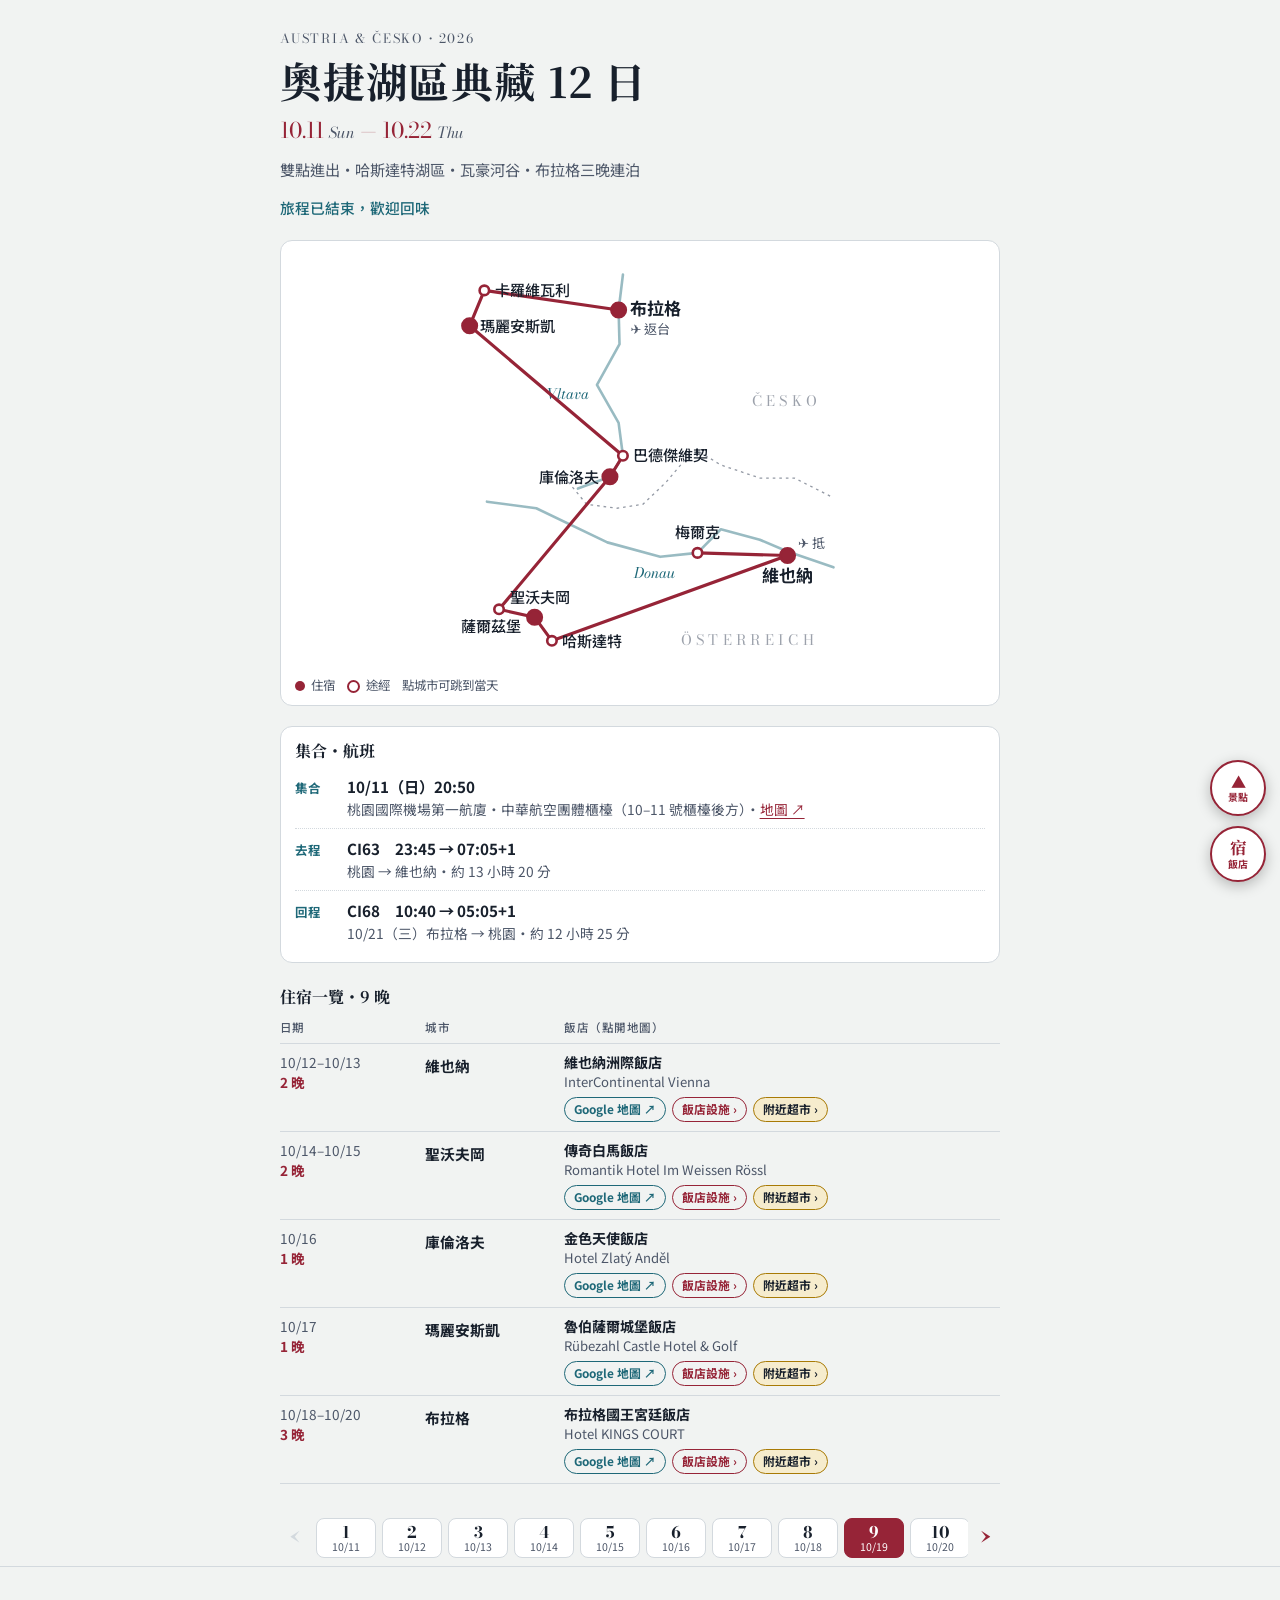
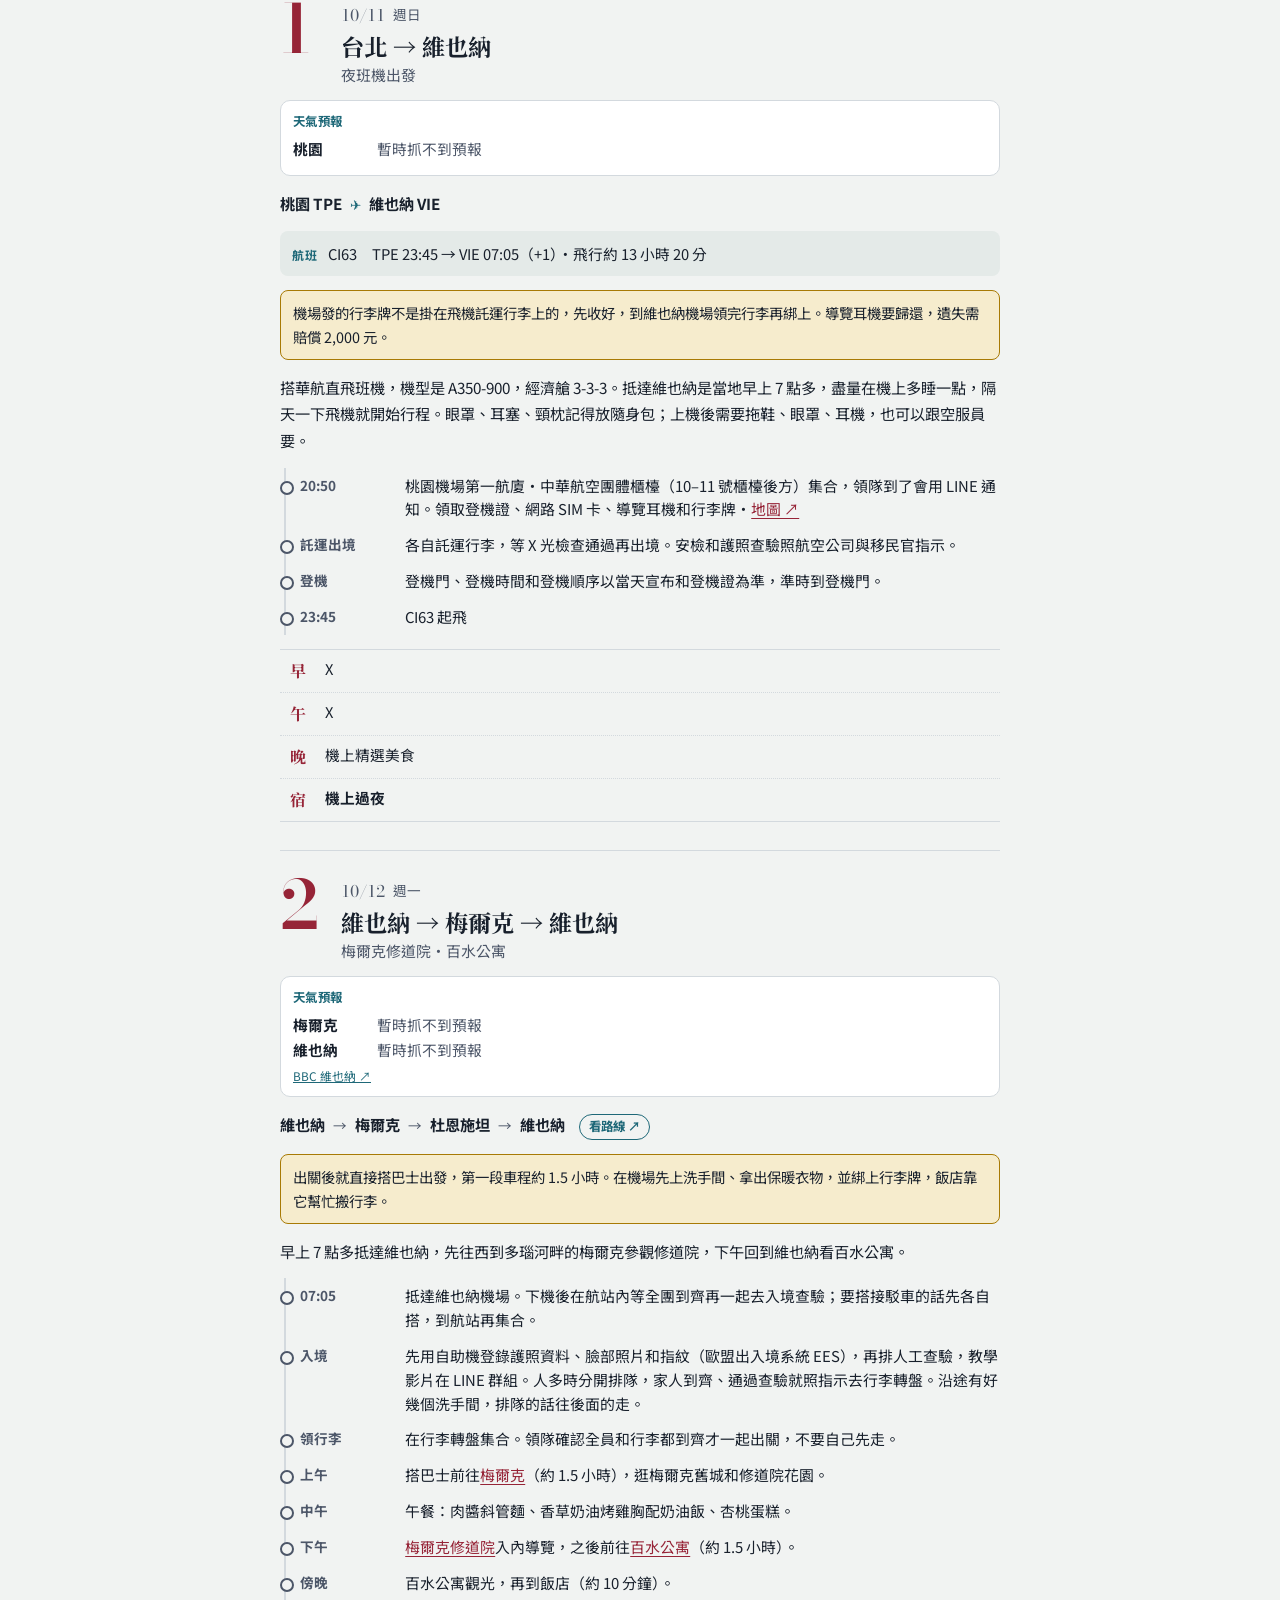
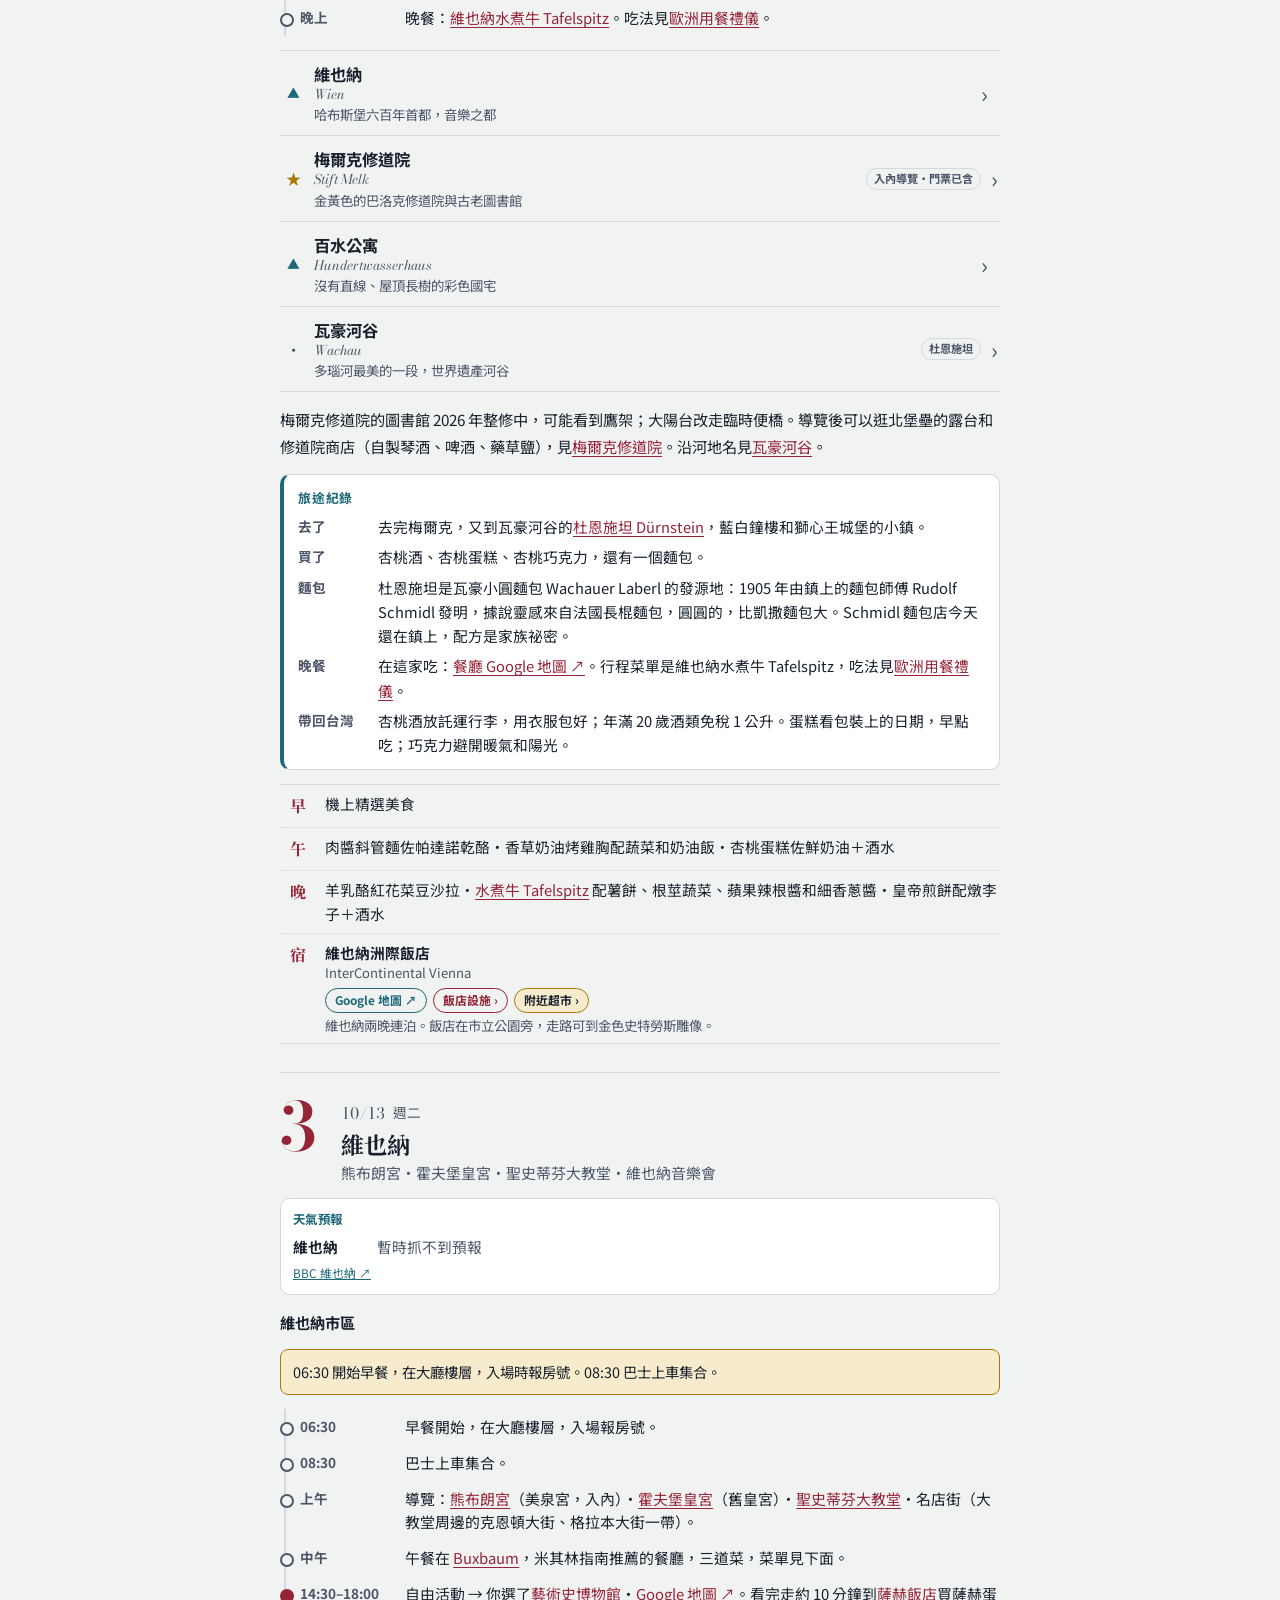
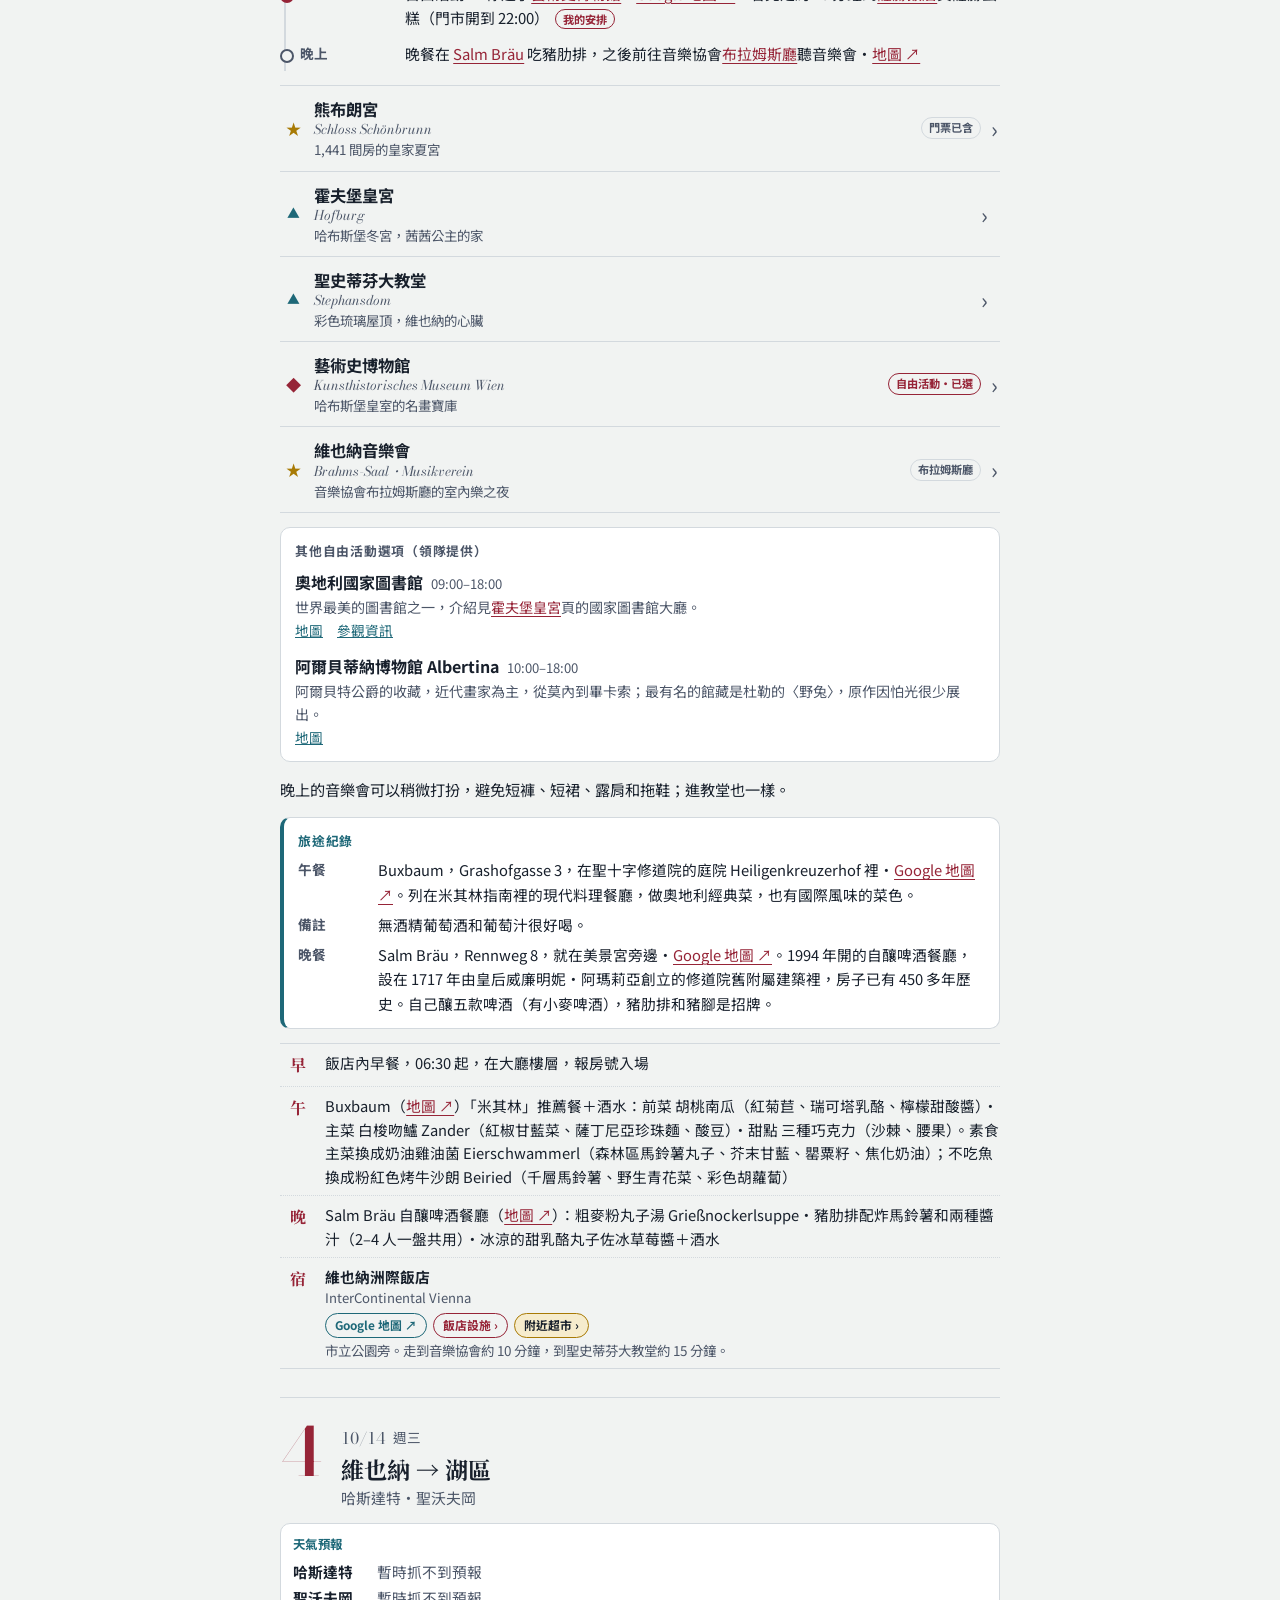
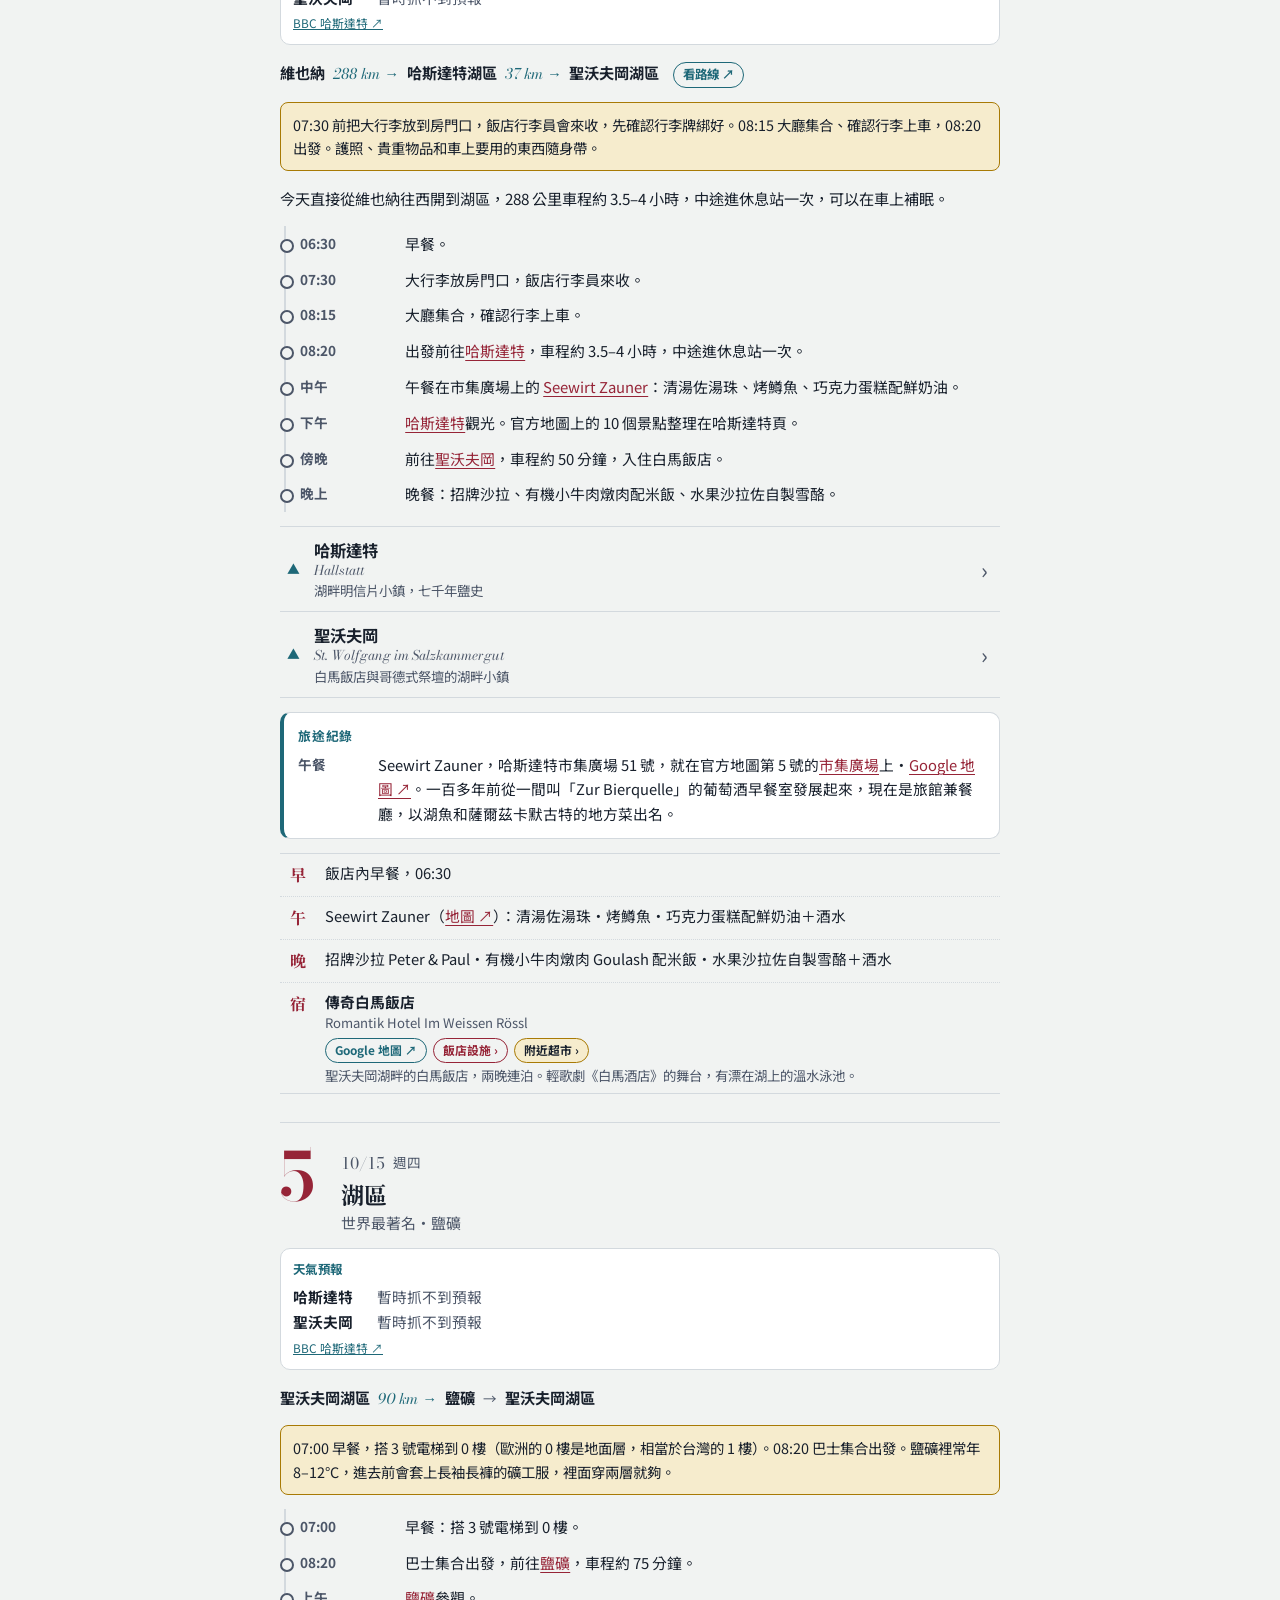
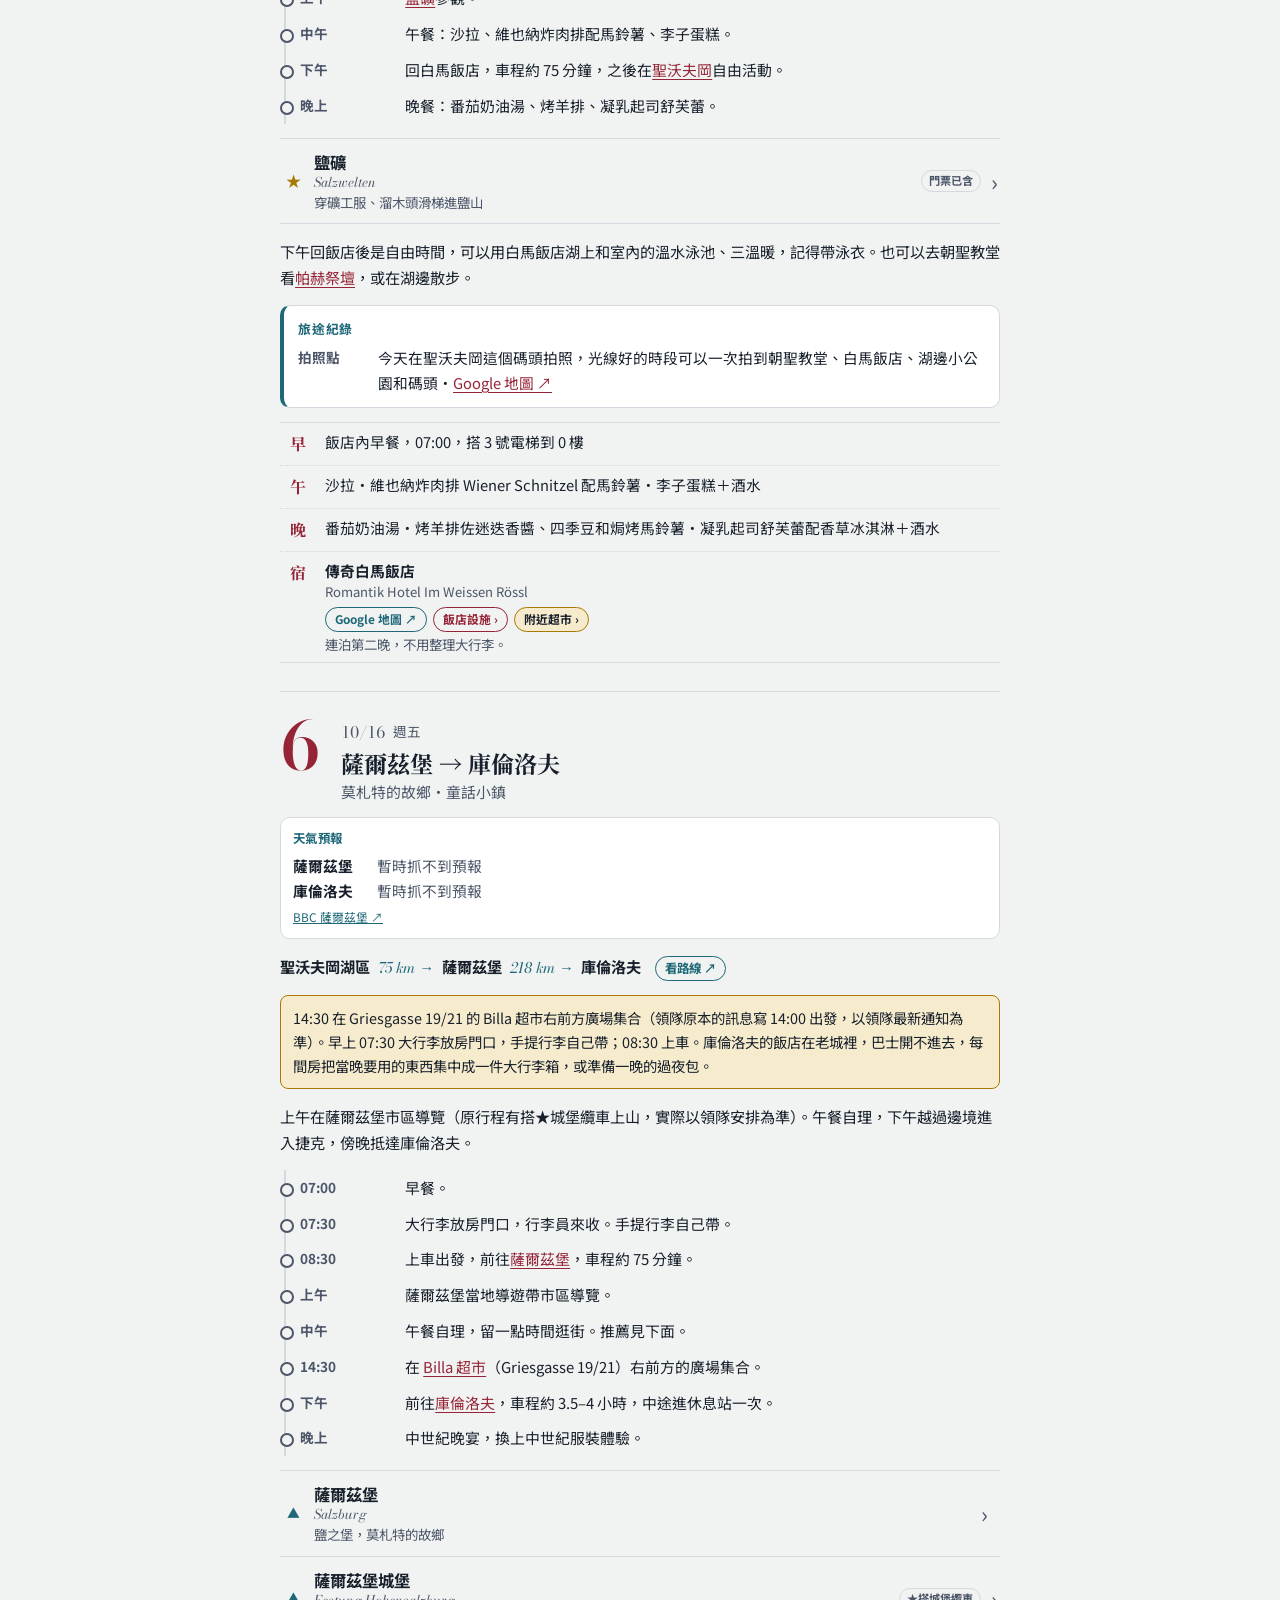
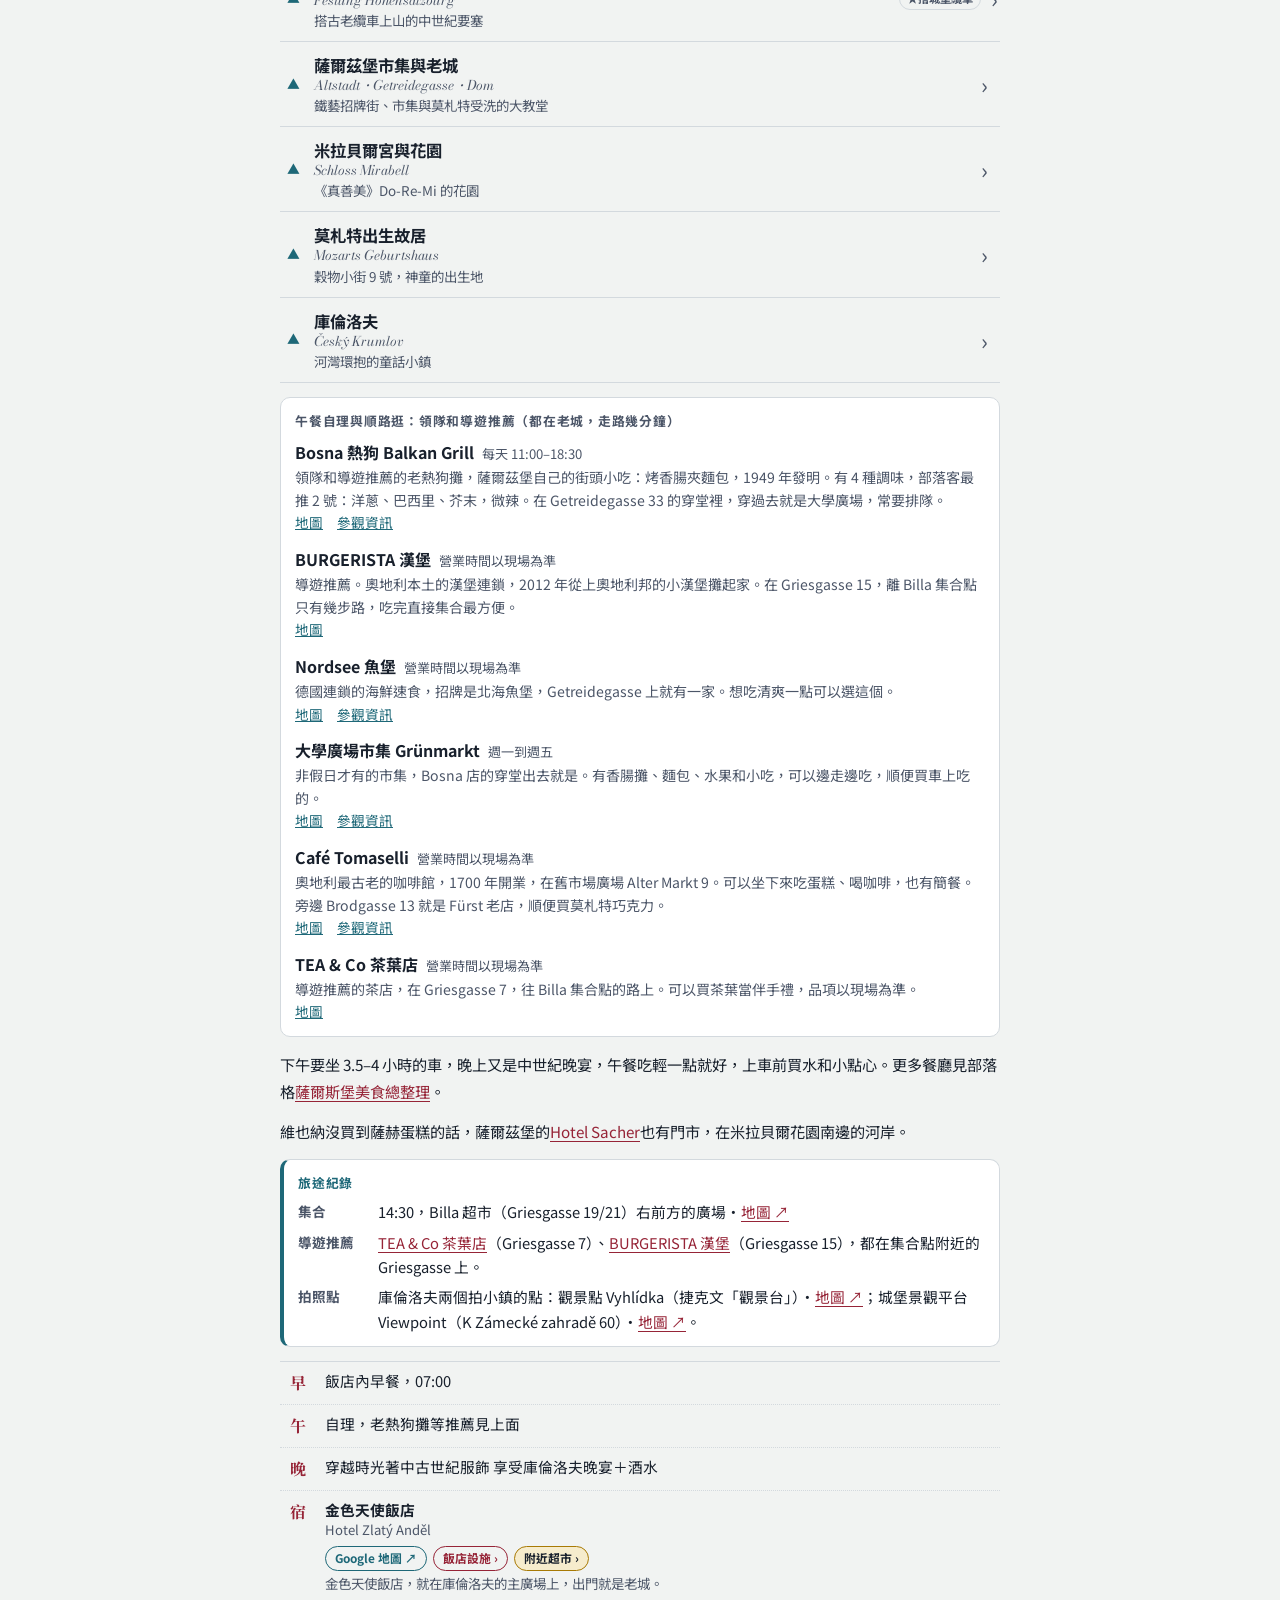
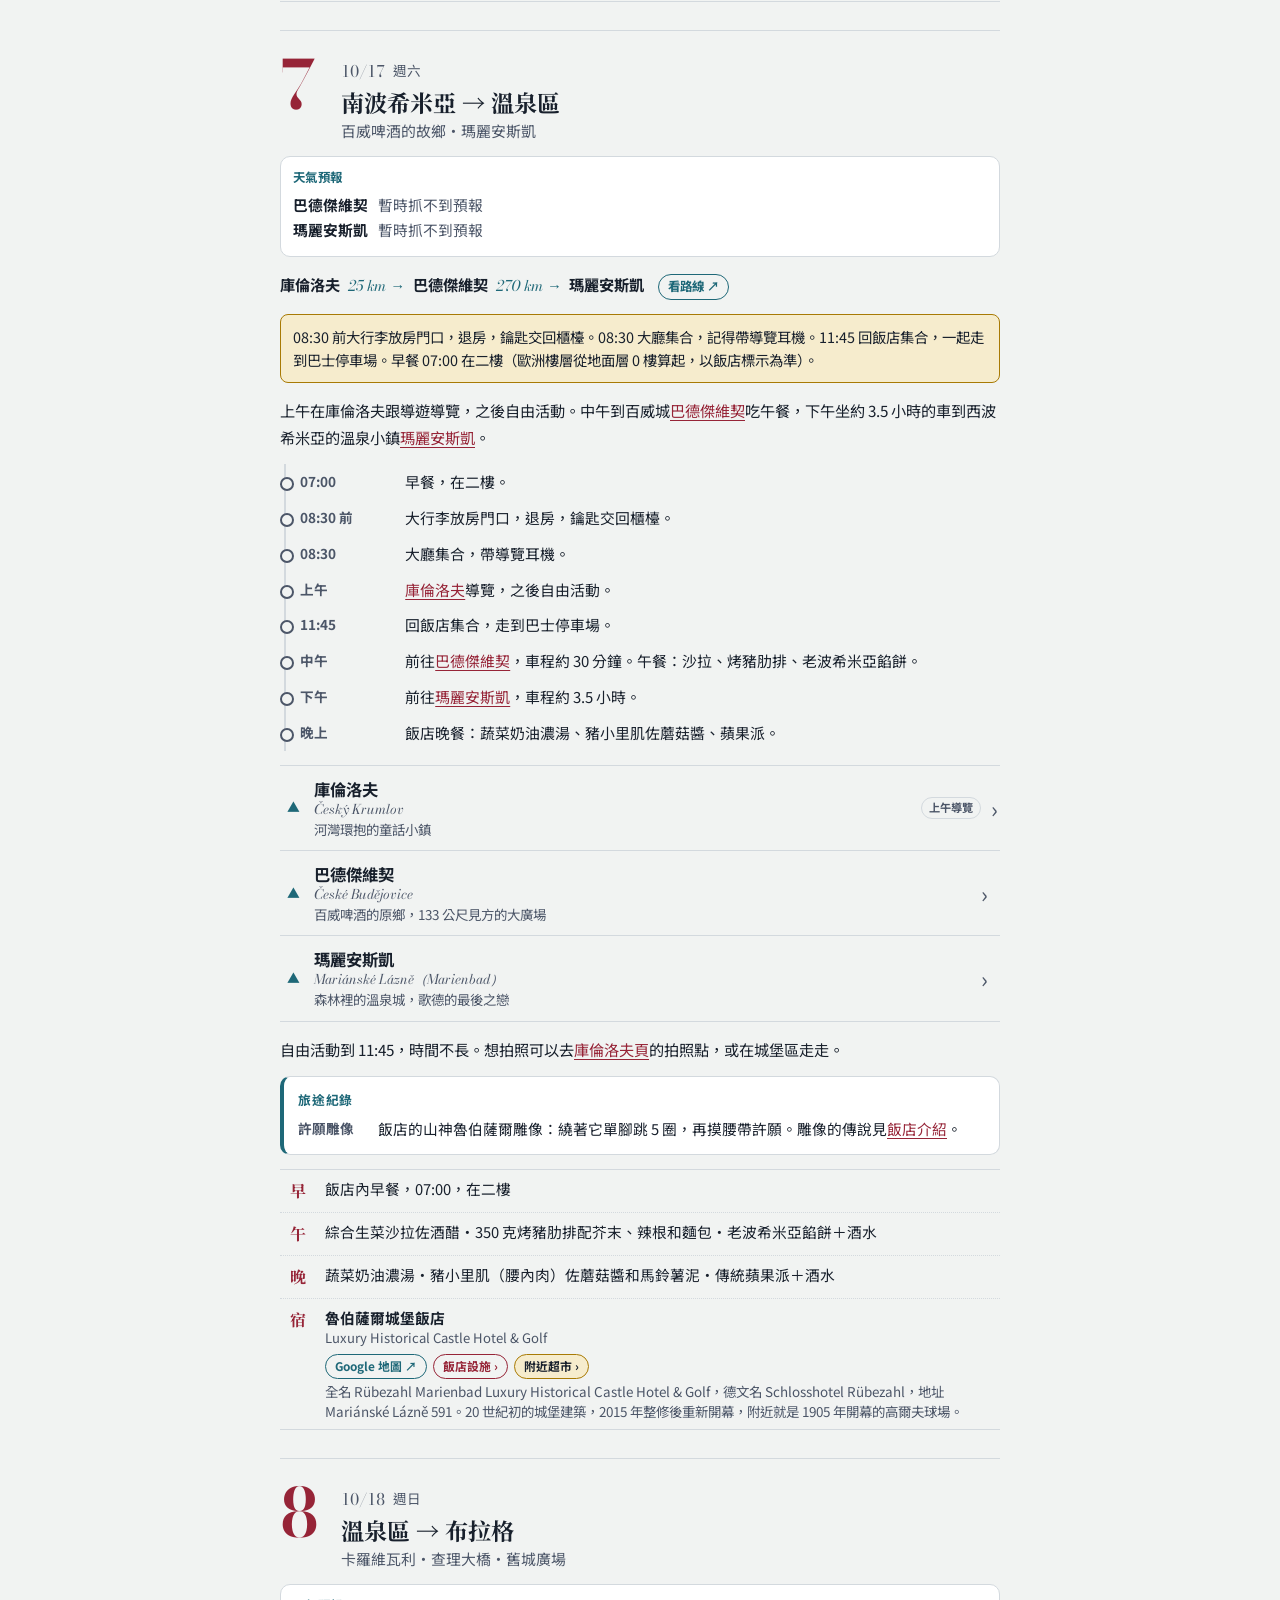
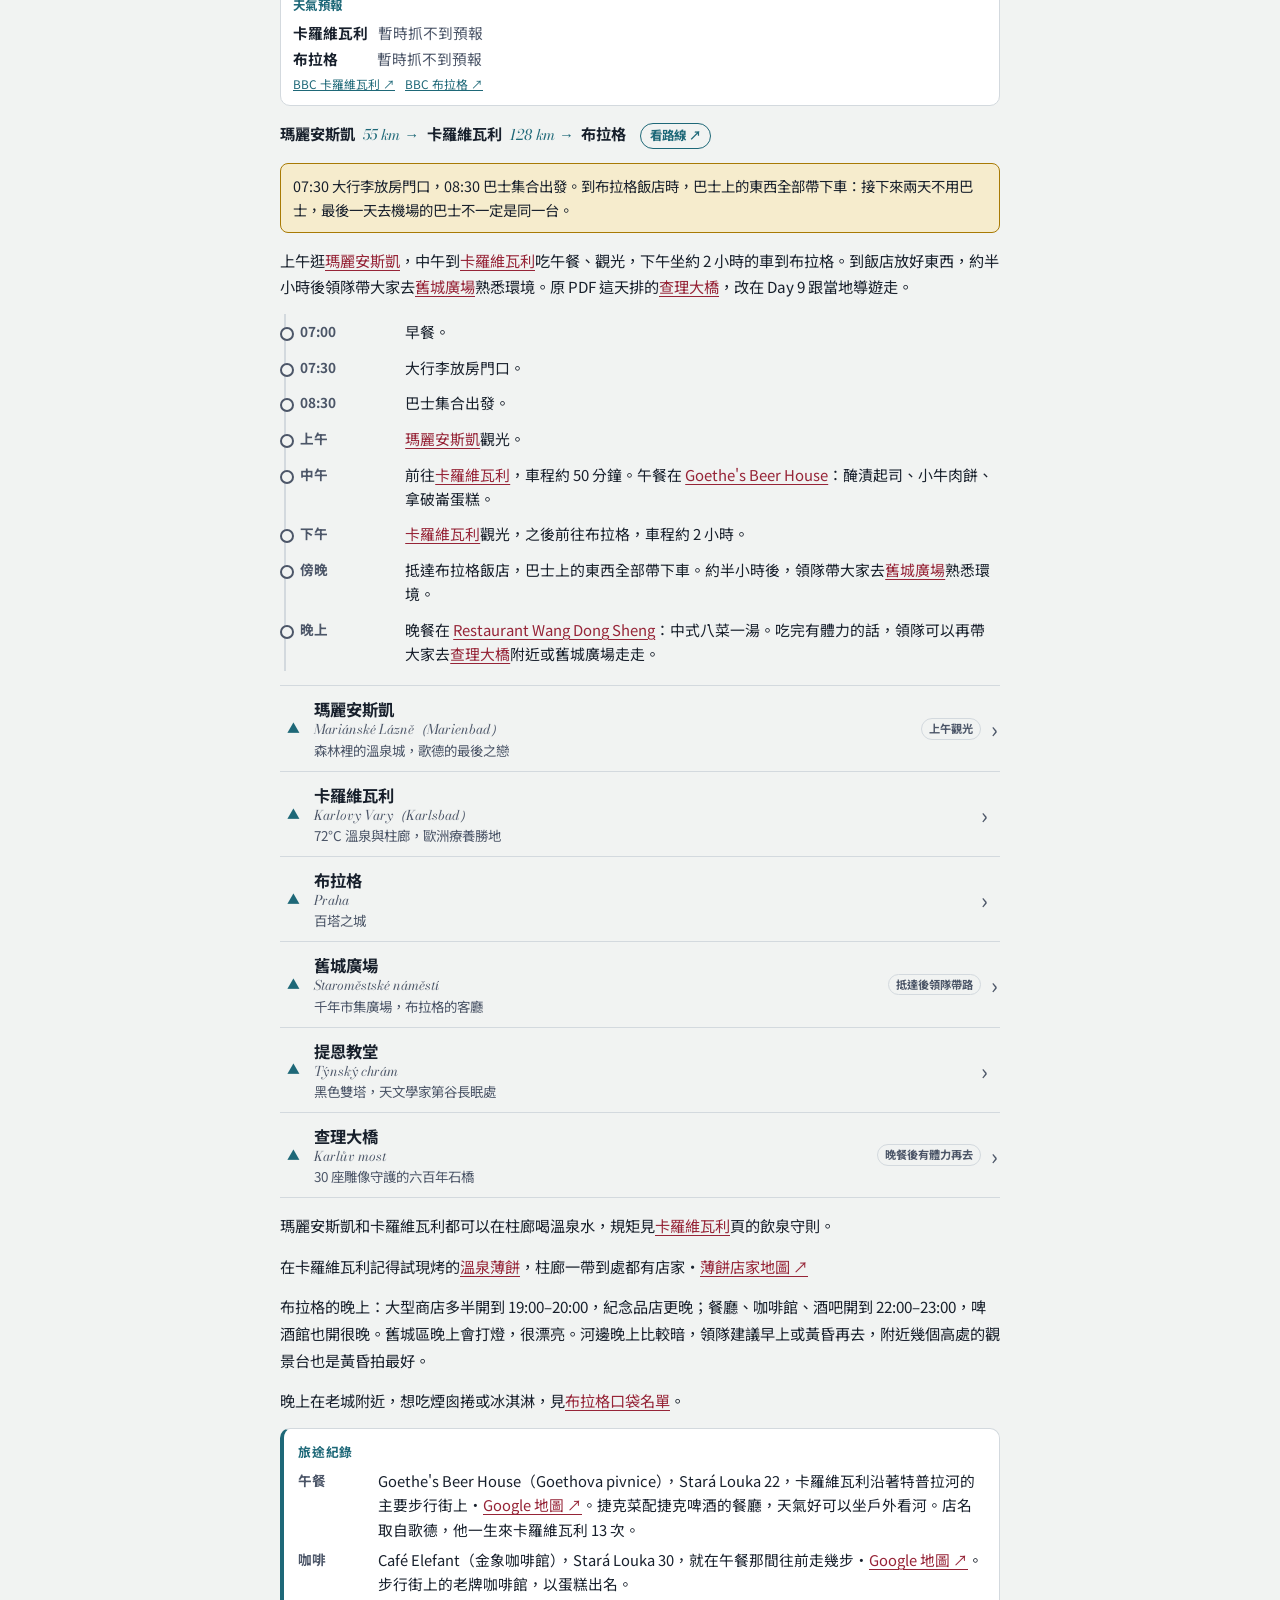
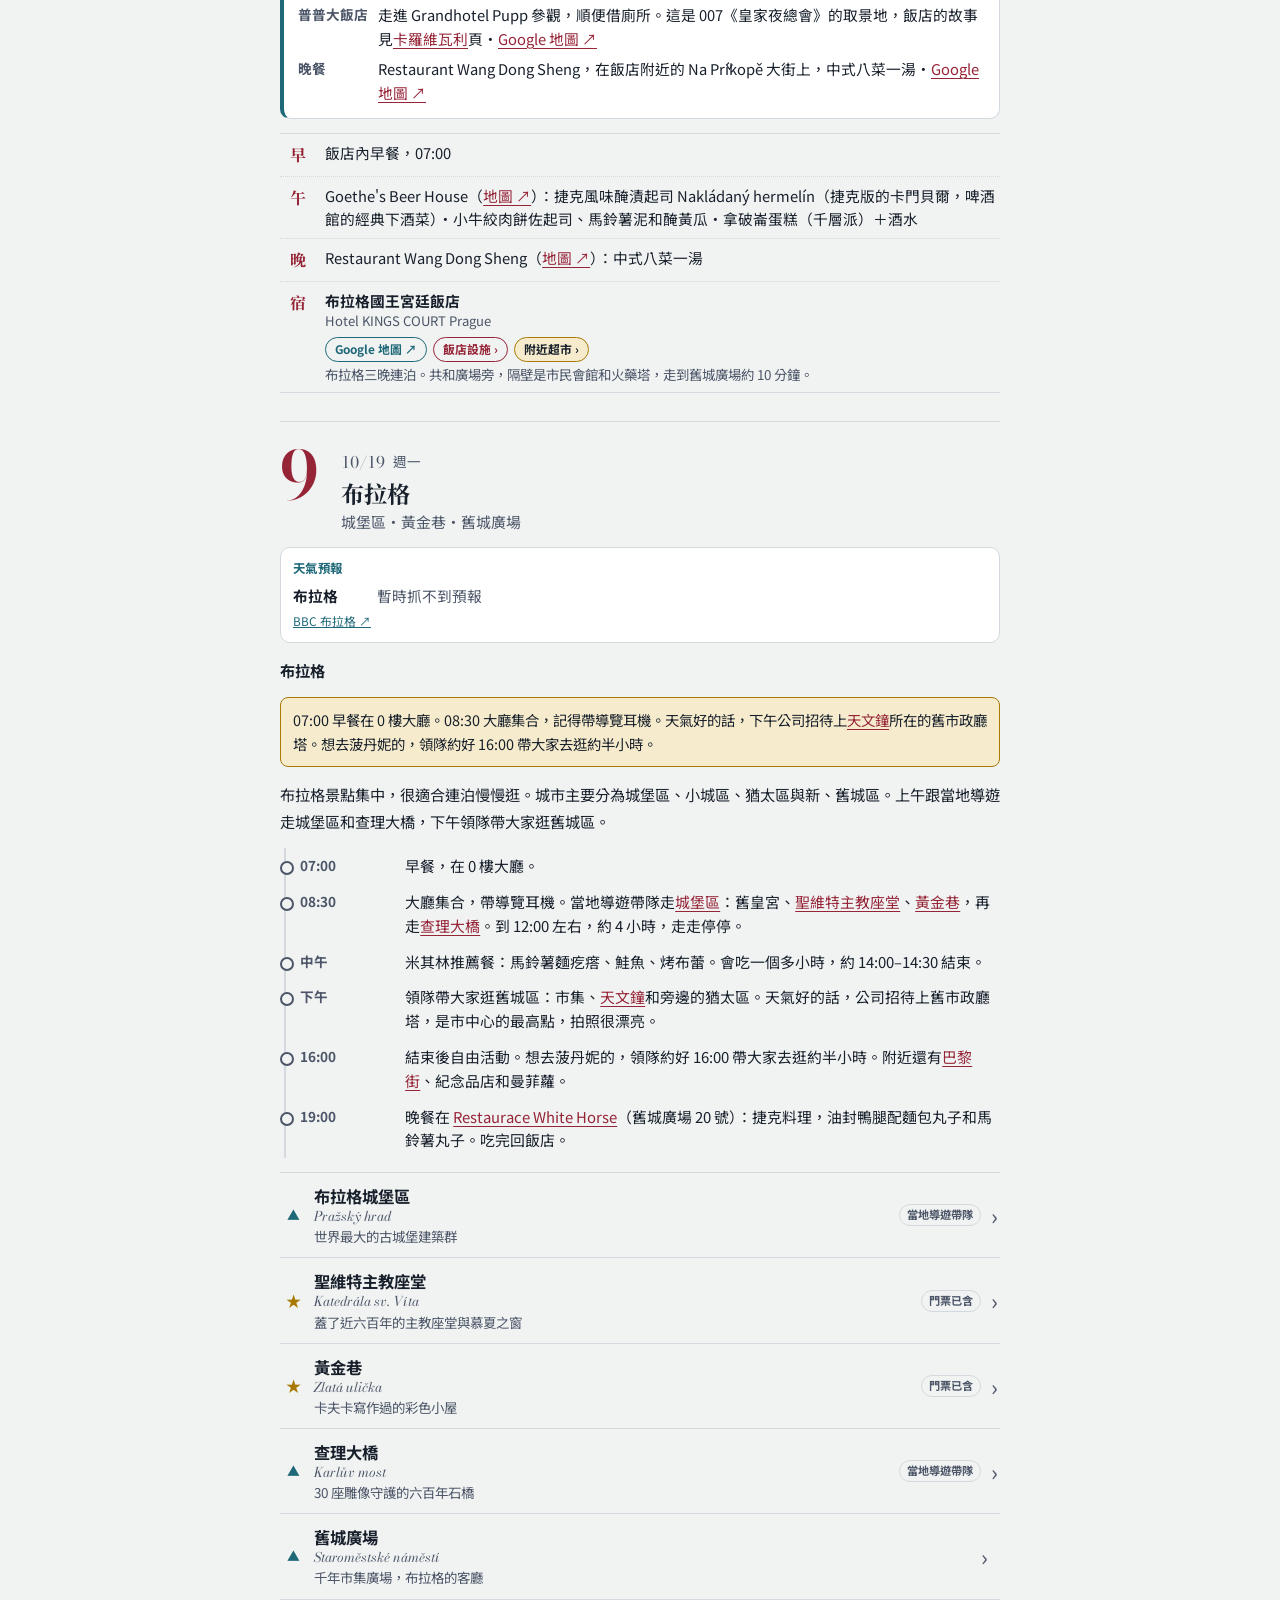
<file: index.html>
<!doctype html>
<html lang="zh-Hant">
<head>
<meta charset="utf-8">
<meta name="viewport" content="width=device-width, initial-scale=1, viewport-fit=cover">
<title>奧捷湖區 12 日</title>
<meta name="description" content="2026/10/11–10/22 奧地利捷克 12 日行程與景點深入介紹">
<link rel="preconnect" href="https://fonts.googleapis.com">
<link rel="preconnect" href="https://fonts.gstatic.com" crossorigin>
<link rel="stylesheet" href="https://fonts.googleapis.com/css2?family=Bodoni+Moda:ital,wght@0,400;0,600;1,400;1,500&family=Noto+Sans+TC:wght@400;500;700&family=Noto+Serif+TC:wght@600;700&display=swap">
<style>/* Layout: a pocket guidebook. Masthead with route map, sticky day rail, each day a ledger page
   with a big Bodoni numeral; places open as full-screen reading sheets. */
:root{
  --paper:#F1F3F2; --sheet:#FFFFFF; --ink:#18202C; --ink2:#4C5668; --rule:#D3D9DE; --wash:#E4EAE8;
  --garnet:#962437; --on-garnet:#FFFFFF; --gold:#A87A05; --gold-wash:#F6ECCD; --river:#1E6878;
  --f-display:"Bodoni Moda","Bodoni 72","Didot",Georgia,serif;
  --f-head:"Noto Serif TC","Songti TC","PMingLiU",serif;
  --f-body:"Noto Sans TC","PingFang TC","Microsoft JhengHei",system-ui,sans-serif;
  --rail-h:54px;
}
@media (prefers-color-scheme: dark){
  :root:not([data-theme="light"]){
    --paper:#10151C; --sheet:#18202A; --ink:#E8ECF1; --ink2:#A3ADBB; --rule:#2B3542; --wash:#1D2631;
    --garnet:#EE8E9C; --on-garnet:#22101A; --gold:#E6B94A; --gold-wash:#3A3020; --river:#6CC0CF;
    color-scheme:dark;
  }
}
:root[data-theme="dark"]{
  --paper:#10151C; --sheet:#18202A; --ink:#E8ECF1; --ink2:#A3ADBB; --rule:#2B3542; --wash:#1D2631;
  --garnet:#EE8E9C; --on-garnet:#22101A; --gold:#E6B94A; --gold-wash:#3A3020; --river:#6CC0CF;
  color-scheme:dark;
}

:root{padding-top:env(safe-area-inset-top,0px);padding-bottom:env(safe-area-inset-bottom,0px)}
body{margin:0}
img{max-width:100%}
html{scroll-behavior:smooth}
@media (prefers-reduced-motion: reduce){html{scroll-behavior:auto}}
body{background:var(--paper);color:var(--ink);font-family:var(--f-body);font-size:16px;line-height:1.75;
  -webkit-text-size-adjust:100%;text-size-adjust:100%}
a{color:inherit;-webkit-tap-highlight-color:transparent}
a:focus-visible{outline:2px solid var(--garnet);outline-offset:2px;border-radius:4px}
h1,h2,h3{text-wrap:balance;margin:0}
p{margin:0}
[hidden]{display:none!important}
.wrap{max-width:720px;margin-inline:auto;padding-inline:16px}
.sr{position:absolute;width:1px;height:1px;overflow:hidden;clip:rect(0 0 0 0);white-space:nowrap}
.xref{color:var(--garnet);text-decoration:underline;text-decoration-thickness:1px;text-underline-offset:3px}

/* ── masthead ── */
.mast{padding-block:28px 8px;display:grid;gap:6px}
.eyebrow{font-family:var(--f-display);font-size:.8rem;letter-spacing:.14em;text-transform:uppercase;color:var(--ink2)}
.mast h1{font-family:var(--f-head);font-weight:700;font-size:clamp(1.9rem,8vw,2.6rem);line-height:1.2;letter-spacing:.02em}
.dates{font-family:var(--f-display);font-size:1.35rem;color:var(--garnet);font-variant-numeric:lining-nums}
.dates i{font-size:.95rem;color:var(--ink2)}
.sub{color:var(--ink2);font-size:.95rem}
.count{margin-top:6px;font-size:.92rem;font-weight:500;color:var(--river)}
.today-link{display:flex;align-items:center;justify-content:space-between;gap:12px;margin-top:8px;padding:12px 14px;
  background:var(--garnet);color:var(--on-garnet);border-radius:10px;text-decoration:none;font-weight:700}
.map{margin:14px 0 0;padding:10px 6px 8px;background:var(--sheet);border:1px solid var(--rule);border-radius:12px}
.map-svg{display:block;width:100%;max-width:100%;height:auto;max-height:420px}
.m-country{font-family:var(--f-display);font-size:11px;letter-spacing:.3em;fill:var(--ink2);opacity:.55}
.m-border{fill:none;stroke:var(--ink2);stroke-width:1;stroke-dasharray:2 3;opacity:.6}
.m-river{fill:none;stroke:var(--river);stroke-width:2;opacity:.45;stroke-linejoin:round;stroke-linecap:round}
.m-rivername{font-family:var(--f-display);font-style:italic;font-size:11px;fill:var(--river)}
.m-route{fill:none;stroke:var(--garnet);stroke-width:2.4;stroke-linejoin:round;stroke-linecap:round}
.m-route.tbc{stroke-dasharray:4 4;stroke-width:2}
.m-node{fill:var(--sheet);stroke:var(--garnet);stroke-width:2}
.m-node.night{fill:var(--garnet)}
.m-label{font-family:var(--f-body);font-size:11.5px;font-weight:500;fill:var(--ink)}
.m-label.big{font-size:13px;font-weight:700}
.m-fly{font-family:var(--f-body);font-size:10px;fill:var(--ink2)}
.m-link:focus-visible circle{stroke-width:4}
.map figcaption{display:flex;flex-wrap:wrap;align-items:center;gap:4px 6px;font-size:.78rem;color:var(--ink2);padding:4px 8px 0}
.lg{display:inline-block;width:10px;height:10px;border-radius:50%;margin-left:6px}
.lg:first-child{margin-left:0}
.lg.night{background:var(--garnet)}
.lg.pass{border:2px solid var(--garnet);width:9px;height:9px}
.lg.dash{width:16px;height:0;border-radius:0;border-top:2px dashed var(--garnet)}
.stays{margin-top:14px;overflow-x:auto}
.stays table{width:100%;border-collapse:collapse;font-size:.92rem}
.stays caption{text-align:left;font-family:var(--f-head);font-weight:700;font-size:1rem;padding-bottom:6px}
.stays td{padding:9px 6px;border-top:1px solid var(--rule);vertical-align:top}
.stays tr:last-child td{border-bottom:1px solid var(--rule)}
.stays th{text-align:left;font-size:.72rem;font-weight:500;color:var(--ink2);padding:0 6px 6px;letter-spacing:.04em}
.stays th:first-child,.stays td:first-child{padding-left:0}
.s-d{white-space:nowrap;font-variant-numeric:tabular-nums;color:var(--ink2);font-size:.85rem;line-height:1.45}
.s-n{display:block;color:var(--garnet);font-weight:700}
.stays tr.now td{background:var(--gold-wash)}
.s-now{margin-left:6px;vertical-align:1px}
.stays,.stays tr{scroll-margin-top:calc(var(--rail-h) + env(safe-area-inset-top,0px) + 8px)}
.s-c a{font-weight:700;text-decoration:none;white-space:nowrap}
.s-h{font-size:.88rem;line-height:1.4}
.s-h a{color:var(--ink);font-weight:500;text-decoration:none}
.h-zh{display:block;font-weight:700}
.h-links{display:flex;flex-wrap:wrap;gap:6px;margin-top:6px}
.h-links a{font-size:.74rem;font-weight:700;text-decoration:none;padding:2px 9px;border-radius:99px;border:1px solid;white-space:nowrap;line-height:1.6}
.h-links .h-map{color:var(--river);border-color:var(--river)}
.h-links .h-fac{color:var(--garnet);border-color:var(--garnet)}
.h-links .h-mkt{color:var(--ink);border-color:var(--gold);background:var(--gold-wash)}
.h-en{display:block;font-weight:400;font-size:.82rem;color:var(--ink2);line-height:1.4}
.s-map{display:block;font-size:.72rem;font-weight:500;color:var(--river);margin-top:2px}

/* ── meeting & flights ── */
.brief{margin-top:14px;padding:10px 14px;background:var(--sheet);border:1px solid var(--rule);border-radius:12px}
.brief-h{font-family:var(--f-head);font-weight:700;font-size:1rem;margin-bottom:2px}
.brief-dl{margin:0;display:grid}
.brief-dl>div{display:grid;grid-template-columns:2.6em minmax(0,1fr);gap:10px;padding:8px 0;border-top:1px dotted var(--rule)}
.brief-dl>div:first-child{border-top:0}
.brief-dl dt{font-size:.78rem;font-weight:700;color:var(--river);letter-spacing:.06em;padding-top:3px}
.brief-dl dd{margin:0;font-size:.86rem;line-height:1.55;color:var(--ink2)}
.brief-dl b{display:block;color:var(--ink);font-size:.95rem;font-variant-numeric:tabular-nums}
.tel{display:flex;flex-wrap:wrap;align-items:center;gap:6px}
.tel-n{user-select:all;-webkit-user-select:all;font-variant-numeric:tabular-nums;color:var(--ink)}
.copy{font:inherit;font-size:.75rem;padding:2px 10px;border-radius:99px;border:1px solid var(--rule);background:var(--paper);color:var(--ink);cursor:pointer}

/* ── floating buttons: home + places ── */
.fabs{position:fixed;z-index:40;right:calc(14px + env(safe-area-inset-right,0px));bottom:calc(18px + env(safe-area-inset-bottom,0px));
  display:flex;flex-direction:column;align-items:center;gap:10px}
.fab{width:52px;height:52px;border-radius:50%;display:flex;flex-direction:column;align-items:center;justify-content:center;
  text-decoration:none;box-shadow:0 4px 14px rgba(0,0,0,.25);line-height:1}
.fab span{font-size:1.25rem;font-weight:700}
.fab small{font-size:.62rem;font-weight:700;letter-spacing:.05em;margin-top:3px}
.fab.home{background:var(--garnet);color:var(--on-garnet)}
.fab.places{background:var(--sheet);color:var(--garnet);border:2px solid var(--garnet)}
.fab.places span{font-size:.95rem}
.fab.stay{background:var(--sheet);color:var(--garnet);border:2px solid var(--garnet)}
.fab.stay span{font-size:1.05rem;font-family:var(--f-head)}
.fab:focus-visible{outline:3px solid var(--gold);outline-offset:2px}
.js .fab{transition:opacity .2s,transform .2s}
.js .fab.away{opacity:0;pointer-events:none;transform:translateY(8px)}
@media (prefers-reduced-motion: reduce){.js .fab{transition:none}}
.foot{padding-bottom:150px}

/* ── day rail ── */
.rail{position:sticky;top:env(safe-area-inset-top,0px);z-index:20;background:var(--paper);
  border-bottom:1px solid var(--rule);margin-top:18px}
.rail-row{display:flex;align-items:center;gap:2px;max-width:720px;margin-inline:auto;padding-inline:4px}
.rail-in{position:relative;flex:1;min-width:0;display:flex;gap:6px;overflow-x:auto;padding:8px 4px;scrollbar-width:none;
  overscroll-behavior-x:contain;-webkit-overflow-scrolling:touch}
.rail-btn{flex:0 0 auto;width:30px;height:38px;border:0;border-radius:8px;background:transparent;color:var(--garnet);
  font:700 1.5rem/1 var(--f-display);cursor:pointer;padding:0}
.rail-btn:disabled{color:var(--rule);cursor:default}
.rail-btn:focus-visible{outline:2px solid var(--garnet);outline-offset:-2px}
.rail-in.dragging{cursor:grabbing}
.rail-in.dragging .chip{pointer-events:none}
.rail-in::-webkit-scrollbar{display:none}
.chip{-webkit-user-drag:none;user-select:none;-webkit-user-select:none;flex:0 0 auto;display:flex;flex-direction:column;align-items:center;justify-content:center;min-width:46px;height:38px;
  padding:0 6px;border-radius:8px;text-decoration:none;color:var(--ink2);border:1px solid var(--rule);background:var(--sheet);line-height:1.1}
.chip b{font-family:var(--f-display);font-size:1rem;color:var(--ink)}
.chip span{font-size:.66rem;font-variant-numeric:tabular-nums}
.chip.txt{font-size:.82rem;font-weight:500;color:var(--ink)}
.chip.on{background:var(--garnet);border-color:var(--garnet);color:var(--on-garnet)}
.chip.on b{color:var(--on-garnet)}
.chip.today{box-shadow:inset 0 -3px 0 var(--gold)}

/* ── day ── */
.days{padding-block:8px 24px}
.day{scroll-margin-top:calc(var(--rail-h) + env(safe-area-inset-top,0px) + 8px);padding-block:26px 28px;border-bottom:1px solid var(--rule);
  display:grid;gap:14px}
.day-h{display:grid;grid-template-columns:auto minmax(0,1fr);gap:14px;align-items:start}
.num{font-family:var(--f-display);font-weight:600;font-size:4.2rem;line-height:.82;color:var(--garnet);min-width:1.1ch;
  font-variant-numeric:lining-nums}
.when{display:flex;flex-wrap:wrap;align-items:center;gap:4px 8px;font-family:var(--f-display);font-size:1rem;color:var(--ink2);
  font-variant-numeric:tabular-nums}
.wd{font-family:var(--f-body);font-size:.85rem}
.day h2{font-family:var(--f-head);font-weight:700;font-size:1.45rem;line-height:1.3;margin-top:2px}
.theme{color:var(--ink2);font-size:.93rem;line-height:1.55;margin-top:2px}
.pill{display:inline-block;font-family:var(--f-body);font-size:.72rem;font-weight:700;letter-spacing:.04em;padding:1px 8px;border-radius:99px;line-height:1.6}
.pill.upd{color:var(--garnet);border:1px solid var(--garnet)}
.pill.tbc{background:var(--gold-wash);color:var(--ink);border:1px solid var(--gold)}
.today-pill{font-family:var(--f-body);font-size:.72rem;font-weight:700;padding:1px 8px;border-radius:99px;background:var(--gold-wash);border:1px solid var(--gold);color:var(--ink)}
.route{display:flex;flex-wrap:wrap;align-items:baseline;gap:2px 8px;font-size:.95rem}
.r-stop{font-weight:700}
.r-sep{color:var(--ink2);font-size:.85rem}
.r-km{font-family:var(--f-display);font-style:italic;color:var(--river);font-size:.92rem;font-variant-numeric:lining-nums}
.r-fly{color:var(--river)}
.route .pill{margin-left:4px}
.r-map{margin-left:6px;font-size:.78rem;font-weight:700;color:var(--river);text-decoration:none;border:1px solid var(--river);
  border-radius:99px;padding:1px 9px;white-space:nowrap}
.flight{display:flex;flex-wrap:wrap;gap:4px 10px;align-items:baseline;font-size:.92rem;font-variant-numeric:tabular-nums;
  padding:10px 12px;background:var(--wash);border-radius:8px}
.fl-k{font-size:.75rem;font-weight:700;letter-spacing:.08em;color:var(--river)}
.notice{font-size:.9rem;line-height:1.65;padding:10px 12px;border:1px solid var(--gold);background:var(--gold-wash);border-radius:8px}
.intro{font-size:.95rem;color:var(--ink)}

.timeline{list-style:none;margin:0;padding:0;display:grid;gap:0;border-left:2px solid var(--rule);margin-left:4px}
.timeline li{display:grid;grid-template-columns:6.4em minmax(0,1fr);gap:10px;padding:6px 0 6px 14px;position:relative;font-size:.93rem;line-height:1.6}
.timeline li::before{content:"";position:absolute;left:-6px;top:13px;width:10px;height:10px;border-radius:50%;background:var(--paper);border:2px solid var(--ink2)}
.timeline li.mine::before{background:var(--garnet);border-color:var(--garnet)}
.tl-t{font-variant-numeric:tabular-nums;font-weight:700;color:var(--ink2);font-size:.85rem;padding-top:1px}
.tl-x .tag{margin-left:6px}

.stops{list-style:none;margin:0;padding:0;border-top:1px solid var(--rule)}
.stops li{border-bottom:1px solid var(--rule)}
.stop{display:grid;grid-template-columns:1.4em minmax(0,1fr) auto auto;gap:4px 10px;align-items:center;padding:12px 2px;
  text-decoration:none;min-height:56px}
.stop:active{background:var(--wash)}
.mk{font-size:.95rem;text-align:center;line-height:1}
.mk.star{color:var(--gold)}
.mk.tri{color:var(--river);font-size:.8rem}
.mk.own{color:var(--garnet)}
.mk.dot{color:var(--ink2)}
.st-tx{display:grid;min-width:0;line-height:1.35}
.st-nm{font-weight:700;font-size:1.02rem}
.st-og{font-family:var(--f-display);font-style:italic;font-size:.84rem;color:var(--ink2);overflow-wrap:anywhere}
.st-ln{font-size:.84rem;color:var(--ink2);margin-top:2px}
.tag{font-size:.7rem;font-weight:700;color:var(--ink2);border:1px solid var(--rule);padding:1px 7px;border-radius:99px;white-space:nowrap;line-height:1.6}
.tag.own{color:var(--garnet);border-color:var(--garnet)}
.chev{color:var(--ink2);font-size:1.4rem;line-height:1}

.alts{padding:12px 14px;background:var(--sheet);border:1px solid var(--rule);border-radius:10px}
.alts-h{font-size:.8rem;font-weight:700;letter-spacing:.06em;color:var(--ink2);margin-bottom:6px}
.alts ul{list-style:none;margin:0;padding:0;display:grid;gap:10px}
.alt-n{font-weight:700;display:flex;flex-wrap:wrap;gap:2px 8px;align-items:baseline}
.alt-h{font-weight:400;font-size:.82rem;color:var(--ink2);font-variant-numeric:tabular-nums}
.alt-d{font-size:.88rem;color:var(--ink2);line-height:1.6}
.alt-l{display:flex;gap:14px;font-size:.85rem}
.alt-l a{color:var(--river)}

.ledger{margin:0;display:grid;gap:0;border-top:1px solid var(--rule)}
.ledger>div{display:grid;grid-template-columns:2.2em minmax(0,1fr);gap:10px;padding:7px 0;border-bottom:1px dotted var(--rule)}
.ledger dt{font-family:var(--f-head);font-weight:700;color:var(--garnet);text-align:center}
.ledger dd{margin:0;font-size:.92rem;line-height:1.6}
.ledger .hotel{border-bottom:1px solid var(--rule)}
.h-name{display:block;font-weight:700;color:var(--ink);text-decoration:none}
.h-note{display:block;font-size:.84rem;color:var(--ink2);line-height:1.55;margin-top:2px}
.fine{font-size:.78rem;color:var(--ink2);margin-top:-6px}

/* ── guide / sections ── */
.guide,.block{padding-block:30px 10px;scroll-margin-top:calc(var(--rail-h) + env(safe-area-inset-top,0px) + 8px)}
.sec-h{font-family:var(--f-head);font-weight:700;font-size:1.5rem}
.sec-sub{color:var(--ink2);font-size:.9rem;margin-top:4px}
.reg-h{font-family:var(--f-display);font-weight:600;font-size:1.05rem;letter-spacing:.04em;color:var(--river);margin-top:22px;padding-bottom:4px;border-bottom:1px solid var(--rule)}
.g-list{list-style:none;margin:0;padding:0;display:grid;grid-template-columns:repeat(auto-fill,minmax(150px,1fr));gap:0 14px}
.g-list a{display:grid;grid-template-columns:1.2em minmax(0,1fr) auto;gap:6px;align-items:center;padding:9px 0;border-bottom:1px dotted var(--rule);text-decoration:none}
.g-nm{font-weight:500;font-size:.95rem}
.g-d{font-family:var(--f-display);font-size:.78rem;color:var(--ink2);font-variant-numeric:lining-nums}
.facts{list-style:none;margin:10px 0 0;padding:0;display:grid;gap:12px}
.facts li{display:grid;gap:2px}
.facts b{font-weight:700;font-size:.95rem}
.facts span{font-size:.93rem;color:var(--ink);line-height:1.72}
.foot{padding-block:28px 40px;font-size:.8rem;color:var(--ink2);line-height:1.65}

/* ── souvenirs ── */
.gift-list{list-style:none;margin:0;padding:0}
.gift{display:grid;gap:5px;padding:14px 0;border-bottom:1px solid var(--rule)}
.gf-h{display:flex;flex-wrap:wrap;align-items:baseline;gap:2px 8px}
.gf-h .mk{width:1.1em}
.gf-h b{font-size:1.05rem}
.gf-h i{font-family:var(--f-display);font-size:.9rem;color:var(--ink2)}
.gf-w{font-size:.85rem;line-height:1.6;color:var(--ink2)}
.gf-k{display:inline-block;font-size:.7rem;font-weight:700;letter-spacing:.06em;color:var(--river);border:1px solid var(--river);
  border-radius:4px;padding:0 5px;margin-right:6px;line-height:1.6}
.gf-d{font-size:.93rem;line-height:1.72}
.gf-t{font-size:.86rem;line-height:1.65;color:var(--ink2);padding-left:10px;border-left:2px solid var(--rule)}
.plan{overflow-x:auto;margin-top:6px}
.plan table{width:100%;border-collapse:collapse;font-size:.9rem}
.plan td{padding:9px 6px;border-bottom:1px solid var(--rule);vertical-align:top;line-height:1.6}
.plan td.p-d{white-space:nowrap;padding-left:0;width:5.5em}
.plan td.p-d a{font-weight:700;color:var(--garnet);text-decoration:none;font-variant-numeric:tabular-nums}

/* ── reader ── */
.place{border-top:6px solid var(--garnet);background:var(--paper)}
.readbar{position:sticky;top:env(safe-area-inset-top,0px);z-index:20;display:flex;align-items:center;gap:12px;
  padding:10px 16px;background:var(--paper);border-bottom:1px solid var(--rule)}
.back{display:inline-flex;align-items:center;gap:4px;text-decoration:none;font-weight:700;color:var(--garnet);
  padding:6px 12px 6px 8px;border:1px solid var(--garnet);border-radius:99px;font-size:.9rem;white-space:nowrap}
.rb-title{font-family:var(--f-head);font-weight:700;font-size:.95rem;overflow:hidden;text-overflow:ellipsis;white-space:nowrap;min-width:0}
.pl-in{max-width:680px;margin-inline:auto;padding-inline:16px;padding-block:22px 40px;display:grid;gap:18px}
.pl-h{display:grid;gap:4px}
.pl-h h1{font-family:var(--f-head);font-weight:700;font-size:clamp(1.8rem,7.5vw,2.4rem);line-height:1.25}
.pl-og{font-family:var(--f-display);font-style:italic;font-size:1.15rem;color:var(--ink2);overflow-wrap:anywhere}
.badges{display:flex;flex-wrap:wrap;gap:6px;margin-top:8px}
.badge{font-size:.75rem;font-weight:500;padding:2px 9px;border-radius:99px;border:1px solid var(--rule);color:var(--ink2);background:var(--sheet)}
.badge.star{border-color:var(--gold);color:var(--ink);background:var(--gold-wash)}
.badge.tri{border-color:var(--river);color:var(--river)}
.badge.own{border-color:var(--garnet);color:var(--garnet)}
.daychips{display:flex;flex-wrap:wrap;gap:6px;margin-top:4px}
.daychip{font-size:.8rem;font-weight:700;text-decoration:none;color:var(--garnet);font-variant-numeric:tabular-nums}
.daychip.ref{color:var(--ink2)}
.daychip+.daychip::before{content:"・";color:var(--ink2);font-weight:400}
.lede{font-size:1.1rem;line-height:1.8;font-family:var(--f-head);font-weight:600}
.extlinks{display:flex;flex-wrap:wrap;gap:8px}
.extlinks a{font-size:.85rem;color:var(--river);text-decoration:none;border:1px solid var(--river);padding:4px 10px;border-radius:99px}
.pl-s{display:grid;gap:10px;padding-top:16px;border-top:1px solid var(--rule)}
.pl-s h2{font-family:var(--f-head);font-weight:700;font-size:1.15rem;color:var(--garnet)}
.pl-s p{font-size:.98rem;line-height:1.85;max-width:38em}
.pl-s .facts{margin-top:0}
.pl-nav{display:grid;grid-template-columns:1fr 1fr;gap:10px;margin-top:10px}
.pn{display:grid;gap:2px;padding:12px 14px;border:1px solid var(--rule);border-radius:10px;text-decoration:none;font-weight:700;background:var(--sheet);min-width:0}
.pn small{font-weight:400;font-size:.75rem;color:var(--ink2)}
.pn.next{text-align:right}
.pl-foot{font-size:.85rem;color:var(--ink2);text-align:center}
.pl-foot a{color:var(--garnet)}

/* JS view switching: itinerary or one open place */
.js .place{display:none}
.js .place.open{display:block}
.js body.reading #main{display:none}
.js body:not(.reading) #reader{display:none}

/* ── supermarket pages: map pins use fixed colors because the map tiles stay light in dark mode ── */
.mk-map{margin:0;display:grid;gap:6px}
.mk-canvas{position:relative;width:100%;overflow:hidden;border-radius:10px;border:1px solid var(--rule);background:var(--wash)}
.mk-canvas img{position:absolute;max-width:none;display:block;user-select:none;-webkit-user-select:none;-webkit-user-drag:none}
.mk-pin{position:absolute;z-index:2;transform:translate(-50%,-50%);display:grid;place-items:center;width:26px;height:26px;border-radius:50%;
  background:#1E6878;color:#fff;font:700 .8rem/1 var(--f-body);text-decoration:none;border:2px solid #fff;box-shadow:0 1px 4px rgba(0,0,0,.35)}
.mk-pin.near{box-shadow:0 0 0 3px #C8960C,0 1px 4px rgba(0,0,0,.35)}
.mk-pin.conv{background:#B4570F}
.mk-pin.hotel{z-index:3;width:30px;height:30px;background:#962437;font-family:var(--f-head);font-size:.9rem}
.mk-scale{position:absolute;left:8px;bottom:8px;z-index:2;box-sizing:border-box;padding:0 0 2px;border:2px solid #18202C;border-top:0;
  background:rgba(255,255,255,.75);color:#18202C;font:700 .66rem/1.2 var(--f-body);text-align:center;white-space:nowrap}
.mk-attr{position:absolute;right:0;bottom:0;z-index:2;padding:1px 6px;border-top-left-radius:6px;background:rgba(255,255,255,.85);
  color:#333;font-size:.62rem;line-height:1.4;text-decoration:none}
.mk-map figcaption{display:flex;flex-wrap:wrap;align-items:center;gap:2px;font-size:.8rem;color:var(--ink2)}
.mk-lg{display:inline-grid;place-items:center;width:18px;height:18px;margin-right:3px;border-radius:50%;background:#1E6878;color:#fff;font-size:.66rem;font-weight:700}
.mk-lg.hotel{background:#962437}
.mk-lg.conv,.mk-no.conv{background:#B4570F}
.mk-pin.sweet,.mk-lg.sweet,.mk-no.sweet{background:#B03A6E}
.mk-pin.souv,.mk-lg.souv,.mk-no.souv{background:#5B4B9A}
.mk-lm{position:absolute;z-index:1;box-sizing:border-box;width:10px;height:10px;margin:-5px 0 0 -5px;border-radius:50%;background:#18202C;border:2px solid #fff}
a.mk-lm{text-decoration:none}
.mk-lm.left span{left:auto;right:12px}
.mk-lm span{position:absolute;left:12px;top:50%;transform:translateY(-50%);padding:1px 5px;border-radius:4px;background:rgba(255,255,255,.85);color:#18202C;font:700 .72rem/1.2 var(--f-body);white-space:nowrap}
.mk-lg.near{box-shadow:0 0 0 2px #C8960C}
@media (prefers-color-scheme: dark){:root:not([data-theme="light"]) .mk-canvas img{filter:brightness(.82)}}
:root[data-theme="dark"] .mk-canvas img{filter:brightness(.82)}
.mk-hrs{overflow-x:auto}
.mk-hrs table{width:100%;border-collapse:collapse;font-size:.84rem;font-variant-numeric:tabular-nums}
.mk-hrs th,.mk-hrs td{padding:8px 4px;border-bottom:1px solid var(--rule);text-align:left;vertical-align:top;line-height:1.5}
.mk-hrs th:first-child{padding-left:0}
.mk-hrs thead th{font-size:.76rem;font-weight:700;color:var(--ink2);white-space:nowrap}
.mk-hrs tbody th{font-weight:700;min-width:6em}
.mk-hrs td.closed{color:var(--garnet);font-weight:700}
.mk-no{display:inline-grid;place-items:center;flex:0 0 auto;width:20px;height:20px;margin-right:6px;border-radius:50%;
  background:#1E6878;color:#fff;font-size:.7rem;font-weight:700;vertical-align:1px}
.mk-list{list-style:none;margin:0;padding:0;display:grid;gap:12px}
.mk-store{display:grid;gap:3px;padding:12px 14px;border:1px solid var(--rule);border-radius:10px;background:var(--sheet)}
.mk-store.near{border-color:var(--gold);box-shadow:inset 3px 0 0 var(--gold)}
.mk-h{display:flex;flex-wrap:wrap;align-items:center;gap:4px 6px}
.mk-h .mk-no{margin-right:2px}
.mk-h b{font-size:1rem}
.mk-kind{padding:0 8px;border:1px solid var(--rule);border-radius:99px;font-size:.74rem;color:var(--ink2)}
.mk-near{padding:0 8px;border:1px solid var(--gold);border-radius:99px;background:var(--gold-wash);font-size:.74rem;font-weight:700;color:var(--ink)}
.mk-meta{font-size:.86rem;line-height:1.6;color:var(--ink2)}
.mk-dist{color:var(--ink);font-weight:500}
.mk-note{margin-top:4px;font-size:.92rem;line-height:1.7}
.mk-store .h-links{margin-top:8px}

/* ── daily weather (filled in by guide.js from Open-Meteo) ── */
.wx{display:grid;gap:4px;padding:10px 12px;border:1px solid var(--rule);border-radius:10px;background:var(--sheet)}
.wx-h{font-size:.78rem;font-weight:700;letter-spacing:.04em;color:var(--river)}
.wx-list{list-style:none;margin:0;padding:0;display:grid;gap:2px}
.wx-list li{display:flex;flex-wrap:wrap;align-items:baseline;gap:0 10px;font-size:.92rem;line-height:1.6}
.wx-c{min-width:5em;font-weight:700}
.wx-v{color:var(--ink2)}
.wx-v b{color:var(--ink);font-variant-numeric:tabular-nums}
.wx-i{margin-right:4px}
.wx-p{margin-left:8px;font-weight:500;color:var(--river)}
.wx-src{display:flex;flex-wrap:wrap;gap:2px 10px;font-size:.74rem;color:var(--ink2)}
.wx-src a{color:var(--river)}
.wx-t:empty{display:none}

/* ── bottom links to secondary pages ── */
.foot-nav{padding-block:18px 0;display:grid;gap:10px}
.foot-link{display:block;padding:12px 14px;border:1px solid var(--rule);border-radius:10px;background:var(--sheet);color:var(--garnet);font-weight:700;text-decoration:none}

/* ── euro banknote cards (topic page) ── */
.bn-list{list-style:none;margin:0;padding:0;display:grid;gap:12px}
.bn{padding:12px 14px;border:1px solid var(--rule);border-left:6px solid var(--bn);border-radius:10px;background:var(--sheet)}
.bn-h{display:flex;flex-wrap:wrap;align-items:baseline;gap:4px 10px}
.bn-v{padding:1px 9px;border-radius:6px;background:var(--bn);color:#fff;font:700 1rem/1.4 var(--f-display)}
.bn-h b{font-family:var(--f-head);font-size:1.08rem}
.bn-p{font-size:.8rem;color:var(--ink2)}
.bn-dl{margin:8px 0 0;display:grid;gap:6px}
.bn-dl div{display:grid;grid-template-columns:4.6em 1fr;gap:8px}
.bn-dl dt{font-size:.78rem;font-weight:700;color:var(--ink2);padding-top:2px}
.bn-dl dd{margin:0;font-size:.92rem;line-height:1.7}
/* 用餐禮儀：餐具圖 */
.tf{margin:10px 0 14px;color:var(--ink)}
.tf svg{display:block;width:100%;max-width:420px;height:auto;margin-inline:auto}
.tf .pl{fill:var(--sheet);stroke:var(--ink2);stroke-width:1.5}
.tf .rim{fill:none;stroke:var(--rule);stroke-width:1.2}
.tf .gl{fill:none;stroke:var(--ink2);stroke-width:1.5}
.tf .u{fill:none;stroke:currentColor;stroke-linecap:round;stroke-linejoin:round}
.tf .first{color:var(--garnet)}
.tf text{fill:var(--ink2);font-size:11px;font-family:var(--f-body)}
.tf text.em{fill:var(--ink);font-weight:700}
.tf figcaption{font-size:.85rem;color:var(--ink2);text-align:center;margin-top:6px}
/* 每天的旅途紀錄 */
.daylog{padding:12px 14px;background:var(--sheet);border:1px solid var(--rule);border-left:4px solid var(--river);border-radius:10px}
.daylog-h{font-size:.8rem;font-weight:700;letter-spacing:.06em;color:var(--river);margin-bottom:6px}
.daylog dl{margin:0;display:grid;gap:6px}
.daylog dl div{display:grid;grid-template-columns:4.5em 1fr;gap:8px}
.daylog dt{font-size:.85rem;font-weight:700;color:var(--ink2)}
.daylog dd{margin:0;font-size:.92rem;line-height:1.65}
</style>
<script>document.documentElement.classList.add("js");</script>
<meta name="robots" content="noindex, nofollow">
<meta name="theme-color" content="#962437">
<meta name="apple-mobile-web-app-title" content="奧捷 12 日">
<link rel="icon" type="image/png" sizes="192x192" href="favicon.png">
<link rel="apple-touch-icon" href="apple-touch-icon.png">
</head>
<body>
<div id="app">
<main id="main" data-label="行程">
<header class="mast wrap" id="top" data-label="行程首頁">
  <p class="eyebrow">Austria &amp; Česko・2026</p>
  <h1>奧捷湖區典藏 12 日</h1>
  <p class="dates">10.11 <i>Sun</i> — 10.22 <i>Thu</i></p>
  <p class="sub">雙點進出・哈斯達特湖區・瓦豪河谷・布拉格三晚連泊</p>
  <p class="count" id="count">10/11（日）20:50 桃園機場集合</p>
  <a class="today-link" id="todayLink" href="#d1" hidden></a>
  <figure class="map"><svg class="map-svg" viewBox="0 0 330 320" role="img" aria-label="路線示意圖：維也納、湖區、薩爾茲堡、庫倫洛夫、瑪麗安斯凱、卡羅維瓦利、布拉格"><text class="m-country" x="250" y="118">ČESKO</text><text class="m-country" x="196" y="300">ÖSTERREICH</text><polyline class="m-border" points="110.4,176.0 124.3,193.0 147.4,196.0 167.2,193.0 185.0,176.0 200.2,158.0 210.1,153.0 226.6,163.0 256.3,173.0 282.7,173.0 312.4,188.0"/><polyline class="m-river" points="48.4,191.0 86.0,196.0 140.1,222.0 180.4,233.0 208.8,230.0 226.6,212.0 256.3,220.0 277.4,229.0 312.4,241.0"/><polyline class="m-river" points="117.7,181.0 142.1,172.0 152.0,156.0 148.7,131.0 132.2,102.0 149.4,71.0 148.7,45.0 152.0,18.0"/><text class="m-rivername" x="160.6" y="249.0">Donau</text><text class="m-rivername" x="126.19999999999999" y="113.0" text-anchor="end">Vltava</text><line class="m-route" x1="277.4" y1="232.0" x2="208.8" y2="230.0"/><polyline class="m-route" points="277.4,232.0 97.9,297.0 84.7,279.0 57.6,273.0 142.1,172.0 152.0,156.0 35.2,57.0 46.4,30.0 148.7,45.0"/><a href="#d8" class="m-link"><circle class="m-node night" cx="148.7" cy="45.0" r="5.5"/><text class="m-label big" x="157.7" y="49.0" text-anchor="start">布拉格</text></a><a href="#d8" class="m-link"><circle class="m-node" cx="46.4" cy="30.0" r="3.6"/><text class="m-label" x="54.4" y="34.0" text-anchor="start">卡羅維瓦利</text></a><a href="#d7" class="m-link"><circle class="m-node night" cx="35.2" cy="57.0" r="5.5"/><text class="m-label" x="43.2" y="62.0" text-anchor="start">瑪麗安斯凱</text></a><a href="#d7" class="m-link"><circle class="m-node" cx="152.0" cy="156.0" r="3.6"/><text class="m-label" x="160.0" y="160.0" text-anchor="start">巴德傑維契</text></a><a href="#d6" class="m-link"><circle class="m-node night" cx="142.1" cy="172.0" r="5.5"/><text class="m-label" x="134.1" y="177.0" text-anchor="end">庫倫洛夫</text></a><a href="#d6" class="m-link"><circle class="m-node" cx="57.6" cy="273.0" r="3.6"/><text class="m-label" x="51.6" y="290.0" text-anchor="middle">薩爾茲堡</text></a><a href="#d4" class="m-link"><circle class="m-node night" cx="84.7" cy="279.0" r="5.5"/><text class="m-label" x="88.7" y="268.0" text-anchor="middle">聖沃夫岡</text></a><a href="#d4" class="m-link"><circle class="m-node" cx="97.9" cy="297.0" r="3.6"/><text class="m-label" x="105.9" y="302.0" text-anchor="start">哈斯達特</text></a><a href="#d2" class="m-link"><circle class="m-node" cx="208.8" cy="230.0" r="3.6"/><text class="m-label" x="208.8" y="219.0" text-anchor="middle">梅爾克</text></a><a href="#d2" class="m-link"><circle class="m-node night" cx="277.4" cy="232.0" r="5.5"/><text class="m-label big" x="277.4" y="252.0" text-anchor="middle">維也納</text></a><text class="m-fly" x="285.4" y="226.0">✈ 抵</text><text class="m-fly" x="157.7" y="63.0">✈ 返台</text></svg>
    <figcaption><span class="lg night"></span>住宿<span class="lg pass"></span>途經　點城市可跳到當天</figcaption>
  </figure>
  <div class="brief"><p class="brief-h">集合・航班</p><dl class="brief-dl"><div><dt>集合</dt><dd><b>10/11（日）20:50</b>桃園國際機場第一航廈・中華航空團體櫃檯（10–11 號櫃檯後方）・<a class="xref ext" href="https://www.google.com/maps/search/?api=1&amp;query=Taoyuan+International+Airport+Terminal+1" target="_blank" rel="noopener">地圖 ↗</a></dd></div><div><dt>去程</dt><dd><b>CI63　23:45 → 07:05+1</b>桃園 → 維也納・約 13 小時 20 分</dd></div><div><dt>回程</dt><dd><b>CI68　10:40 → 05:05+1</b>10/21（三）布拉格 → 桃園・約 12 小時 25 分</dd></div></dl></div>
  <div class="stays" id="stays" data-label="住宿"><table><caption>住宿一覽・9 晚</caption><thead><tr><th>日期</th><th>城市</th><th>飯店（點開地圖）</th></tr></thead><tbody><tr id="stay-d2" data-d1="2" data-d2="3"><td class="s-d">10/12–10/13<span class="s-n">2 晚</span></td><td class="s-c"><a href="#d2">維也納</a></td><td class="s-h"><span class="h-zh">維也納洲際飯店</span><span class="today-pill s-now" hidden>今晚</span><span class="h-en">InterContinental Vienna</span><span class="h-links"><a class="h-map" href="https://www.google.com/maps/search/?api=1&amp;query=InterContinental+Wien%2C+Johannesgasse+28%2C+1037+Wien" target="_blank" rel="noopener">Google 地圖 ↗</a><a class="h-fac" href="#h-intercon">飯店設施 ›</a><a class="h-mkt" href="#m-vienna">附近超市 ›</a></span></td></tr><tr id="stay-d4" data-d1="4" data-d2="5"><td class="s-d">10/14–10/15<span class="s-n">2 晚</span></td><td class="s-c"><a href="#d4">聖沃夫岡</a></td><td class="s-h"><span class="h-zh">傳奇白馬飯店</span><span class="today-pill s-now" hidden>今晚</span><span class="h-en">Romantik Hotel Im Weissen Rössl</span><span class="h-links"><a class="h-map" href="https://www.google.com/maps/search/?api=1&amp;query=Romantik+Hotel+Im+Weissen+R%C3%B6ssl%2C+St.+Wolfgang+im+Salzkammergut" target="_blank" rel="noopener">Google 地圖 ↗</a><a class="h-fac" href="#h-roessl">飯店設施 ›</a><a class="h-mkt" href="#m-stwolfgang">附近超市 ›</a></span></td></tr><tr id="stay-d6" data-d1="6" data-d2="6"><td class="s-d">10/16<span class="s-n">1 晚</span></td><td class="s-c"><a href="#d6">庫倫洛夫</a></td><td class="s-h"><span class="h-zh">金色天使飯店</span><span class="today-pill s-now" hidden>今晚</span><span class="h-en">Hotel Zlatý Anděl</span><span class="h-links"><a class="h-map" href="https://www.google.com/maps/search/?api=1&amp;query=Hotel+Zlat%C3%BD+And%C4%9Bl%2C+N%C3%A1m%C4%9Bst%C3%AD+Svornosti%2C+%C4%8Cesk%C3%BD+Krumlov" target="_blank" rel="noopener">Google 地圖 ↗</a><a class="h-fac" href="#h-andel">飯店設施 ›</a><a class="h-mkt" href="#m-krumlov">附近超市 ›</a></span></td></tr><tr id="stay-d7" data-d1="7" data-d2="7"><td class="s-d">10/17<span class="s-n">1 晚</span></td><td class="s-c"><a href="#d7">瑪麗安斯凱</a></td><td class="s-h"><span class="h-zh">魯伯薩爾城堡飯店</span><span class="today-pill s-now" hidden>今晚</span><span class="h-en">Rübezahl Castle Hotel &amp; Golf</span><span class="h-links"><a class="h-map" href="https://www.google.com/maps/search/?api=1&amp;query=Schlosshotel+R%C3%BCbezahl%2C+Mari%C3%A1nsk%C3%A9+L%C3%A1zn%C4%9B+591%2C+353+01+Mari%C3%A1nsk%C3%A9+L%C3%A1zn%C4%9B" target="_blank" rel="noopener">Google 地圖 ↗</a><a class="h-fac" href="#h-rubezahl">飯店設施 ›</a><a class="h-mkt" href="#m-marienbad">附近超市 ›</a></span></td></tr><tr id="stay-d8" data-d1="8" data-d2="10"><td class="s-d">10/18–10/20<span class="s-n">3 晚</span></td><td class="s-c"><a href="#d8">布拉格</a></td><td class="s-h"><span class="h-zh">布拉格國王宮廷飯店</span><span class="today-pill s-now" hidden>今晚</span><span class="h-en">Hotel KINGS COURT</span><span class="h-links"><a class="h-map" href="https://www.google.com/maps/search/?api=1&amp;query=Hotel+KINGS+COURT%2C+U+Obecn%C3%ADho+domu+3%2C+Praha+1" target="_blank" rel="noopener">Google 地圖 ↗</a><a class="h-fac" href="#h-kingscourt">飯店設施 ›</a><a class="h-mkt" href="#m-prague">附近超市 ›</a></span></td></tr></tbody></table></div>
</header>
<nav class="rail" aria-label="跳到某一天"><div class="rail-row"><button type="button" class="rail-btn" id="railPrev" aria-label="往前捲動天數">‹</button><div class="rail-in" id="rail"><a class="chip" draggable="false" href="#d1" data-day="1"><b>1</b><span>10/11</span></a><a class="chip" draggable="false" href="#d2" data-day="2"><b>2</b><span>10/12</span></a><a class="chip" draggable="false" href="#d3" data-day="3"><b>3</b><span>10/13</span></a><a class="chip" draggable="false" href="#d4" data-day="4"><b>4</b><span>10/14</span></a><a class="chip" draggable="false" href="#d5" data-day="5"><b>5</b><span>10/15</span></a><a class="chip" draggable="false" href="#d6" data-day="6"><b>6</b><span>10/16</span></a><a class="chip" draggable="false" href="#d7" data-day="7"><b>7</b><span>10/17</span></a><a class="chip" draggable="false" href="#d8" data-day="8"><b>8</b><span>10/18</span></a><a class="chip" draggable="false" href="#d9" data-day="9"><b>9</b><span>10/19</span></a><a class="chip" draggable="false" href="#d10" data-day="10"><b>10</b><span>10/20</span></a><a class="chip" draggable="false" href="#d11" data-day="11"><b>11</b><span>10/21</span></a><a class="chip" draggable="false" href="#d12" data-day="12"><b>12</b><span>10/22</span></a><a class="chip txt" draggable="false" href="#guide">百科</a><a class="chip txt" draggable="false" href="#gifts">伴手禮</a><a class="chip txt" draggable="false" href="#tips">小提醒</a></div><button type="button" class="rail-btn" id="railNext" aria-label="往後捲動天數">›</button></div></nav>
<div class="days wrap">
<section class="day" id="d1" data-label="Day 1" data-date="10/11"><header class="day-h"><span class="num" aria-hidden="true">1</span><div class="day-t"><p class="when"><span class="sr">Day 1・</span>10/11<span class="wd">週日</span><span class="today-pill" hidden>今天</span></p><h2>台北 → 維也納</h2><p class="theme">夜班機出發</p></div></header><div class="wx" data-date="2026-10-11"><p class="wx-h">天氣預報</p><ul class="wx-list"><li data-loc="tpe" data-ll="25.0797,121.2342"><span class="wx-c">桃園</span><span class="wx-v">需要網路才看得到預報</span></li></ul><p class="wx-src"><span class="wx-t"></span></p></div><p class="route"><span class="r-stop">桃園 TPE</span><span class="r-sep r-fly" aria-hidden="true">✈</span><span class="r-stop">維也納 VIE</span></p><p class="flight"><span class="fl-k">航班</span>CI63　TPE 23:45 → VIE 07:05（+1）・飛行約 13 小時 20 分</p><p class="notice">機場發的行李牌不是掛在飛機託運行李上的，先收好，到維也納機場領完行李再綁上。導覽耳機要歸還，遺失需賠償 2,000 元。</p><p class="intro">搭華航直飛班機，機型是 A350-900，經濟艙 3-3-3。抵達維也納是當地早上 7 點多，盡量在機上多睡一點，隔天一下飛機就開始行程。眼罩、耳塞、頸枕記得放隨身包；上機後需要拖鞋、眼罩、耳機，也可以跟空服員要。</p><ol class="timeline"><li class=""><span class="tl-t">20:50</span><span class="tl-x">桃園機場第一航廈・中華航空團體櫃檯（10–11 號櫃檯後方）集合，領隊到了會用 LINE 通知。領取登機證、網路 SIM 卡、導覽耳機和行李牌・<a class="xref ext" href="https://www.google.com/maps/search/?api=1&amp;query=Taoyuan+International+Airport+Terminal+1" target="_blank" rel="noopener">地圖 ↗</a></span></li><li class=""><span class="tl-t">託運出境</span><span class="tl-x">各自託運行李，等 X 光檢查通過再出境。安檢和護照查驗照航空公司與移民官指示。</span></li><li class=""><span class="tl-t">登機</span><span class="tl-x">登機門、登機時間和登機順序以當天宣布和登機證為準，準時到登機門。</span></li><li class=""><span class="tl-t">23:45</span><span class="tl-x">CI63 起飛</span></li></ol><dl class="ledger"><div><dt>早</dt><dd>X</dd></div><div><dt>午</dt><dd>X</dd></div><div><dt>晚</dt><dd>機上精選美食</dd></div><div class="hotel"><dt>宿</dt><dd><span class="h-name">機上過夜</span></dd></div></dl></section><section class="day" id="d2" data-label="Day 2" data-date="10/12"><header class="day-h"><span class="num" aria-hidden="true">2</span><div class="day-t"><p class="when"><span class="sr">Day 2・</span>10/12<span class="wd">週一</span><span class="today-pill" hidden>今天</span></p><h2>維也納 → 梅爾克 → 維也納</h2><p class="theme">梅爾克修道院・百水公寓</p></div></header><div class="wx" data-date="2026-10-12"><p class="wx-h">天氣預報</p><ul class="wx-list"><li data-loc="melk" data-ll="48.2283,15.3333"><span class="wx-c">梅爾克</span><span class="wx-v">需要網路才看得到預報</span></li><li data-loc="vie" data-ll="48.2082,16.3738"><span class="wx-c">維也納</span><span class="wx-v">需要網路才看得到預報</span></li></ul><p class="wx-src"><span class="wx-t"></span><a href="https://www.bbc.com/weather/2761369" target="_blank" rel="noopener">BBC 維也納 ↗</a></p></div><p class="route"><span class="r-stop">維也納</span><span class="r-sep" aria-hidden="true">→</span><span class="r-stop">梅爾克</span><span class="r-sep" aria-hidden="true">→</span><span class="r-stop">杜恩施坦</span><span class="r-sep" aria-hidden="true">→</span><span class="r-stop">維也納</span><a class="r-map" href="https://www.google.com/maps/dir/?api=1&amp;origin=Flughafen+Wien-Schwechat&amp;destination=InterContinental+Wien%2C+Johannesgasse+28&amp;travelmode=driving&amp;waypoints=Stift+Melk%7CD%C3%BCrnstein%2C+Wachau%7CHundertwasserhaus%2C+Kegelgasse+36-38%2C+Wien" target="_blank" rel="noopener">看路線 ↗</a></p><p class="notice">出關後就直接搭巴士出發，第一段車程約 1.5 小時。在機場先上洗手間、拿出保暖衣物，並綁上行李牌，飯店靠它幫忙搬行李。</p><p class="intro">早上 7 點多抵達維也納，先往西到多瑙河畔的梅爾克參觀修道院，下午回到維也納看百水公寓。</p><ol class="timeline"><li class=""><span class="tl-t">07:05</span><span class="tl-x">抵達維也納機場。下機後在航站內等全團到齊再一起去入境查驗；要搭接駁車的話先各自搭，到航站再集合。</span></li><li class=""><span class="tl-t">入境</span><span class="tl-x">先用自助機登錄護照資料、臉部照片和指紋（歐盟出入境系統 EES），再排人工查驗，教學影片在 LINE 群組。人多時分開排隊，家人到齊、通過查驗就照指示去行李轉盤。沿途有好幾個洗手間，排隊的話往後面的走。</span></li><li class=""><span class="tl-t">領行李</span><span class="tl-x">在行李轉盤集合。領隊確認全員和行李都到齊才一起出關，不要自己先走。</span></li><li class=""><span class="tl-t">上午</span><span class="tl-x">搭巴士前往<a class="xref" href="#p-melk">梅爾克</a>（約 1.5 小時），逛梅爾克舊城和修道院花園。</span></li><li class=""><span class="tl-t">中午</span><span class="tl-x">午餐：肉醬斜管麵、香草奶油烤雞胸配奶油飯、杏桃蛋糕。</span></li><li class=""><span class="tl-t">下午</span><span class="tl-x"><a class="xref" href="#p-melk">梅爾克修道院</a>入內導覽，之後前往<a class="xref" href="#p-hundertwasser">百水公寓</a>（約 1.5 小時）。</span></li><li class=""><span class="tl-t">傍晚</span><span class="tl-x">百水公寓觀光，再到飯店（約 10 分鐘）。</span></li><li class=""><span class="tl-t">晚上</span><span class="tl-x">晚餐：<a class="xref" href="#p-vienna">維也納水煮牛 Tafelspitz</a>。吃法見<a class="xref" href="#p-dining">歐洲用餐禮儀</a>。</span></li></ol><ul class="stops"><li><a class="stop" href="#p-vienna"><span class="mk tri" aria-hidden="true">▲</span><span class="st-tx"><span class="st-nm">維也納</span><span class="st-og">Wien</span><span class="st-ln">哈布斯堡六百年首都，音樂之都</span></span><span class="chev" aria-hidden="true">›</span></a></li><li><a class="stop" href="#p-melk"><span class="mk star" aria-hidden="true">★</span><span class="st-tx"><span class="st-nm">梅爾克修道院</span><span class="st-og">Stift Melk</span><span class="st-ln">金黃色的巴洛克修道院與古老圖書館</span></span><span class="tag">入內導覽・門票已含</span><span class="chev" aria-hidden="true">›</span></a></li><li><a class="stop" href="#p-hundertwasser"><span class="mk tri" aria-hidden="true">▲</span><span class="st-tx"><span class="st-nm">百水公寓</span><span class="st-og">Hundertwasserhaus</span><span class="st-ln">沒有直線、屋頂長樹的彩色國宅</span></span><span class="chev" aria-hidden="true">›</span></a></li><li><a class="stop" href="#p-wachau"><span class="mk dot" aria-hidden="true">•</span><span class="st-tx"><span class="st-nm">瓦豪河谷</span><span class="st-og">Wachau</span><span class="st-ln">多瑙河最美的一段，世界遺產河谷</span></span><span class="tag">杜恩施坦</span><span class="chev" aria-hidden="true">›</span></a></li></ul><p class="intro">梅爾克修道院的圖書館 2026 年整修中，可能看到鷹架；大陽台改走臨時便橋。導覽後可以逛北堡壘的露台和修道院商店（自製琴酒、啤酒、藥草鹽），見<a class="xref" href="#p-melk">梅爾克修道院</a>。沿河地名見<a class="xref" href="#p-wachau">瓦豪河谷</a>。</p><div class="daylog"><p class="daylog-h">旅途紀錄</p><dl><div><dt>去了</dt><dd>去完梅爾克，又到瓦豪河谷的<a class="xref" href="#p-wachau">杜恩施坦 Dürnstein</a>，藍白鐘樓和獅心王城堡的小鎮。</dd></div><div><dt>買了</dt><dd>杏桃酒、杏桃蛋糕、杏桃巧克力，還有一個麵包。</dd></div><div><dt>麵包</dt><dd>杜恩施坦是瓦豪小圓麵包 Wachauer Laberl 的發源地：1905 年由鎮上的麵包師傅 Rudolf Schmidl 發明，據說靈感來自法國長棍麵包，圓圓的，比凱撒麵包大。Schmidl 麵包店今天還在鎮上，配方是家族祕密。</dd></div><div><dt>晚餐</dt><dd>在這家吃：<a class="xref ext" href="https://maps.app.goo.gl/R8uwXQstYMuV4goz7" target="_blank" rel="noopener">餐廳 Google 地圖 ↗</a>。行程菜單是維也納水煮牛 Tafelspitz，吃法見<a class="xref" href="#p-dining">歐洲用餐禮儀</a>。</dd></div><div><dt>帶回台灣</dt><dd>杏桃酒放託運行李，用衣服包好；年滿 20 歲酒類免稅 1 公升。蛋糕看包裝上的日期，早點吃；巧克力避開暖氣和陽光。</dd></div></dl></div><dl class="ledger"><div><dt>早</dt><dd>機上精選美食</dd></div><div><dt>午</dt><dd>肉醬斜管麵佐帕達諾乾酪・香草奶油烤雞胸配蔬菜和奶油飯・杏桃蛋糕佐鮮奶油＋酒水</dd></div><div><dt>晚</dt><dd>羊乳酪紅花菜豆沙拉・<a class="xref" href="#p-vienna">水煮牛 Tafelspitz</a> 配薯餅、根莖蔬菜、蘋果辣根醬和細香蔥醬・皇帝煎餅配燉李子＋酒水</dd></div><div class="hotel"><dt>宿</dt><dd><span class="h-name">維也納洲際飯店</span><span class="h-en">InterContinental Vienna</span><span class="h-links"><a class="h-map" href="https://www.google.com/maps/search/?api=1&amp;query=InterContinental+Wien%2C+Johannesgasse+28%2C+1037+Wien" target="_blank" rel="noopener">Google 地圖 ↗</a><a class="h-fac" href="#h-intercon">飯店設施 ›</a><a class="h-mkt" href="#m-vienna">附近超市 ›</a></span><span class="h-note">維也納兩晚連泊。飯店在市立公園旁，走路可到金色史特勞斯雕像。</span></dd></div></dl></section><section class="day" id="d3" data-label="Day 3" data-date="10/13"><header class="day-h"><span class="num" aria-hidden="true">3</span><div class="day-t"><p class="when"><span class="sr">Day 3・</span>10/13<span class="wd">週二</span><span class="today-pill" hidden>今天</span></p><h2>維也納</h2><p class="theme">熊布朗宮・霍夫堡皇宮・聖史蒂芬大教堂・維也納音樂會</p></div></header><div class="wx" data-date="2026-10-13"><p class="wx-h">天氣預報</p><ul class="wx-list"><li data-loc="vie" data-ll="48.2082,16.3738"><span class="wx-c">維也納</span><span class="wx-v">需要網路才看得到預報</span></li></ul><p class="wx-src"><span class="wx-t"></span><a href="https://www.bbc.com/weather/2761369" target="_blank" rel="noopener">BBC 維也納 ↗</a></p></div><p class="route"><span class="r-stop">維也納市區</span></p><p class="notice">06:30 開始早餐，在大廳樓層，入場時報房號。08:30 巴士上車集合。</p><ol class="timeline"><li class=""><span class="tl-t">06:30</span><span class="tl-x">早餐開始，在大廳樓層，入場報房號。</span></li><li class=""><span class="tl-t">08:30</span><span class="tl-x">巴士上車集合。</span></li><li class=""><span class="tl-t">上午</span><span class="tl-x">導覽：<a class="xref" href="#p-schonbrunn">熊布朗宮</a>（美泉宮，入內）・<a class="xref" href="#p-hofburg">霍夫堡皇宮</a>（舊皇宮）・<a class="xref" href="#p-stephansdom">聖史蒂芬大教堂</a>・名店街（大教堂周邊的克恩頓大街、格拉本大街一帶）。</span></li><li class=""><span class="tl-t">中午</span><span class="tl-x">午餐在 <a class="xref ext" href="https://maps.app.goo.gl/XJfgMd58ohyjYwNa7" target="_blank" rel="noopener">Buxbaum</a>，米其林指南推薦的餐廳，三道菜，菜單見下面。</span></li><li class="mine"><span class="tl-t">14:30–18:00</span><span class="tl-x">自由活動 → 你選了<a class="xref" href="#p-khm">藝術史博物館</a>・<a class="xref ext" href="https://maps.app.goo.gl/xHBEk7LS93W4T3LD6" target="_blank" rel="noopener">Google 地圖 ↗</a>。看完走約 10 分鐘到<a class="xref" href="#s-sacher">薩赫飯店</a>買薩赫蛋糕（門市開到 22:00）<span class="tag own">我的安排</span></span></li><li class=""><span class="tl-t">晚上</span><span class="tl-x">晚餐在 <a class="xref ext" href="https://maps.app.goo.gl/XJdo8DZK4S3Kaxf56" target="_blank" rel="noopener">Salm Bräu</a> 吃豬肋排，之後前往音樂協會<a class="xref" href="#p-concert">布拉姆斯廳</a>聽音樂會・<a class="xref ext" href="https://www.google.com/maps/search/?api=1&amp;query=Musikverein+Wien%2C+Musikvereinsplatz+1%2C+1010+Wien" target="_blank" rel="noopener">地圖 ↗</a></span></li></ol><ul class="stops"><li><a class="stop" href="#p-schonbrunn"><span class="mk star" aria-hidden="true">★</span><span class="st-tx"><span class="st-nm">熊布朗宮</span><span class="st-og">Schloss Schönbrunn</span><span class="st-ln">1,441 間房的皇家夏宮</span></span><span class="tag">門票已含</span><span class="chev" aria-hidden="true">›</span></a></li><li><a class="stop" href="#p-hofburg"><span class="mk tri" aria-hidden="true">▲</span><span class="st-tx"><span class="st-nm">霍夫堡皇宮</span><span class="st-og">Hofburg</span><span class="st-ln">哈布斯堡冬宮，茜茜公主的家</span></span><span class="chev" aria-hidden="true">›</span></a></li><li><a class="stop" href="#p-stephansdom"><span class="mk tri" aria-hidden="true">▲</span><span class="st-tx"><span class="st-nm">聖史蒂芬大教堂</span><span class="st-og">Stephansdom</span><span class="st-ln">彩色琉璃屋頂，維也納的心臟</span></span><span class="chev" aria-hidden="true">›</span></a></li><li><a class="stop" href="#p-khm"><span class="mk own" aria-hidden="true">◆</span><span class="st-tx"><span class="st-nm">藝術史博物館</span><span class="st-og">Kunsthistorisches Museum Wien</span><span class="st-ln">哈布斯堡皇室的名畫寶庫</span></span><span class="tag own">自由活動・已選</span><span class="chev" aria-hidden="true">›</span></a></li><li><a class="stop" href="#p-concert"><span class="mk star" aria-hidden="true">★</span><span class="st-tx"><span class="st-nm">維也納音樂會</span><span class="st-og">Brahms-Saal・Musikverein</span><span class="st-ln">音樂協會布拉姆斯廳的室內樂之夜</span></span><span class="tag">布拉姆斯廳</span><span class="chev" aria-hidden="true">›</span></a></li></ul><div class="alts"><p class="alts-h">其他自由活動選項（領隊提供）</p><ul><li><p class="alt-n">奧地利國家圖書館<span class="alt-h">09:00–18:00</span></p><p class="alt-d">世界最美的圖書館之一，介紹見<a class="xref" href="#p-hofburg">霍夫堡皇宮</a>頁的國家圖書館大廳。</p><p class="alt-l"><a href="https://maps.app.goo.gl/HdHGkvP5VUJaKQn88" target="_blank" rel="noopener">地圖</a><a href="https://lillian.tw/osterreichische-nationalbibliothek/" target="_blank" rel="noopener">參觀資訊</a></p></li><li><p class="alt-n">阿爾貝蒂納博物館 Albertina<span class="alt-h">10:00–18:00</span></p><p class="alt-d">阿爾貝特公爵的收藏，近代畫家為主，從莫內到畢卡索；最有名的館藏是杜勒的〈野兔〉，原作因怕光很少展出。</p><p class="alt-l"><a href="https://maps.app.goo.gl/jrsm9VvQtnGhLosN6?g_st=al" target="_blank" rel="noopener">地圖</a></p></li></ul></div><p class="intro">晚上的音樂會可以稍微打扮，避免短褲、短裙、露肩和拖鞋；進教堂也一樣。</p><div class="daylog"><p class="daylog-h">旅途紀錄</p><dl><div><dt>午餐</dt><dd>Buxbaum，Grashofgasse 3，在聖十字修道院的庭院 Heiligenkreuzerhof 裡・<a class="xref ext" href="https://maps.app.goo.gl/XJfgMd58ohyjYwNa7" target="_blank" rel="noopener">Google 地圖 ↗</a>。列在米其林指南裡的現代料理餐廳，做奧地利經典菜，也有國際風味的菜色。</dd></div><div><dt>備註</dt><dd>無酒精葡萄酒和葡萄汁很好喝。</dd></div><div><dt>晚餐</dt><dd>Salm Bräu，Rennweg 8，就在美景宮旁邊・<a class="xref ext" href="https://maps.app.goo.gl/XJdo8DZK4S3Kaxf56" target="_blank" rel="noopener">Google 地圖 ↗</a>。1994 年開的自釀啤酒餐廳，設在 1717 年由皇后威廉明妮・阿瑪莉亞創立的修道院舊附屬建築裡，房子已有 450 多年歷史。自己釀五款啤酒（有小麥啤酒），豬肋排和豬腳是招牌。</dd></div></dl></div><dl class="ledger"><div><dt>早</dt><dd>飯店內早餐，06:30 起，在大廳樓層，報房號入場</dd></div><div><dt>午</dt><dd>Buxbaum（<a class="xref ext" href="https://maps.app.goo.gl/XJfgMd58ohyjYwNa7" target="_blank" rel="noopener">地圖 ↗</a>）「米其林」推薦餐＋酒水：前菜 胡桃南瓜（紅菊苣、瑞可塔乳酪、檸檬甜酸醬）・主菜 白梭吻鱸 Zander（紅椒甘藍菜、薩丁尼亞珍珠麵、酸豆）・甜點 三種巧克力（沙棘、腰果）。素食主菜換成奶油雞油菌 Eierschwammerl（森林區馬鈴薯丸子、芥末甘藍、罌粟籽、焦化奶油）；不吃魚換成粉紅色烤牛沙朗 Beiried（千層馬鈴薯、野生青花菜、彩色胡蘿蔔）</dd></div><div><dt>晚</dt><dd>Salm Bräu 自釀啤酒餐廳（<a class="xref ext" href="https://maps.app.goo.gl/XJdo8DZK4S3Kaxf56" target="_blank" rel="noopener">地圖 ↗</a>）：粗麥粉丸子湯 Grießnockerlsuppe・豬肋排配炸馬鈴薯和兩種醬汁（2–4 人一盤共用）・冰涼的甜乳酪丸子佐冰草莓醬＋酒水</dd></div><div class="hotel"><dt>宿</dt><dd><span class="h-name">維也納洲際飯店</span><span class="h-en">InterContinental Vienna</span><span class="h-links"><a class="h-map" href="https://www.google.com/maps/search/?api=1&amp;query=InterContinental+Wien%2C+Johannesgasse+28%2C+1037+Wien" target="_blank" rel="noopener">Google 地圖 ↗</a><a class="h-fac" href="#h-intercon">飯店設施 ›</a><a class="h-mkt" href="#m-vienna">附近超市 ›</a></span><span class="h-note">市立公園旁。走到音樂協會約 10 分鐘，到聖史蒂芬大教堂約 15 分鐘。</span></dd></div></dl></section><section class="day" id="d4" data-label="Day 4" data-date="10/14"><header class="day-h"><span class="num" aria-hidden="true">4</span><div class="day-t"><p class="when"><span class="sr">Day 4・</span>10/14<span class="wd">週三</span><span class="today-pill" hidden>今天</span></p><h2>維也納 → 湖區</h2><p class="theme">哈斯達特・聖沃夫岡</p></div></header><div class="wx" data-date="2026-10-14"><p class="wx-h">天氣預報</p><ul class="wx-list"><li data-loc="hal" data-ll="47.5622,13.6493"><span class="wx-c">哈斯達特</span><span class="wx-v">需要網路才看得到預報</span></li><li data-loc="stw" data-ll="47.7383,13.4481"><span class="wx-c">聖沃夫岡</span><span class="wx-v">需要網路才看得到預報</span></li></ul><p class="wx-src"><span class="wx-t"></span><a href="https://www.bbc.com/weather/2776943" target="_blank" rel="noopener">BBC 哈斯達特 ↗</a></p></div><p class="route"><span class="r-stop">維也納</span><span class="r-sep r-km">288 km →</span><span class="r-stop">哈斯達特湖區</span><span class="r-sep r-km">37 km →</span><span class="r-stop">聖沃夫岡湖區</span><a class="r-map" href="https://www.google.com/maps/dir/?api=1&amp;origin=InterContinental+Wien%2C+Johannesgasse+28&amp;destination=Romantik+Hotel+Im+Weissen+R%C3%B6ssl%2C+St.+Wolfgang+im+Salzkammergut&amp;travelmode=driving&amp;waypoints=Hallstatt" target="_blank" rel="noopener">看路線 ↗</a></p><p class="notice">07:30 前把大行李放到房門口，飯店行李員會來收，先確認行李牌綁好。08:15 大廳集合、確認行李上車，08:20 出發。護照、貴重物品和車上要用的東西隨身帶。</p><p class="intro">今天直接從維也納往西開到湖區，288 公里車程約 3.5–4 小時，中途進休息站一次，可以在車上補眠。</p><ol class="timeline"><li class=""><span class="tl-t">06:30</span><span class="tl-x">早餐。</span></li><li class=""><span class="tl-t">07:30</span><span class="tl-x">大行李放房門口，飯店行李員來收。</span></li><li class=""><span class="tl-t">08:15</span><span class="tl-x">大廳集合，確認行李上車。</span></li><li class=""><span class="tl-t">08:20</span><span class="tl-x">出發前往<a class="xref" href="#p-hallstatt">哈斯達特</a>，車程約 3.5–4 小時，中途進休息站一次。</span></li><li class=""><span class="tl-t">中午</span><span class="tl-x">午餐在市集廣場上的 <a class="xref ext" href="https://maps.app.goo.gl/BNw2kUvtEhpiz8fe8" target="_blank" rel="noopener">Seewirt Zauner</a>：清湯佐湯珠、烤鱒魚、巧克力蛋糕配鮮奶油。</span></li><li class=""><span class="tl-t">下午</span><span class="tl-x"><a class="xref" href="#p-hallstatt">哈斯達特</a>觀光。官方地圖上的 10 個景點整理在哈斯達特頁。</span></li><li class=""><span class="tl-t">傍晚</span><span class="tl-x">前往<a class="xref" href="#p-stwolfgang">聖沃夫岡</a>，車程約 50 分鐘，入住白馬飯店。</span></li><li class=""><span class="tl-t">晚上</span><span class="tl-x">晚餐：招牌沙拉、有機小牛肉燉肉配米飯、水果沙拉佐自製雪酪。</span></li></ol><ul class="stops"><li><a class="stop" href="#p-hallstatt"><span class="mk tri" aria-hidden="true">▲</span><span class="st-tx"><span class="st-nm">哈斯達特</span><span class="st-og">Hallstatt</span><span class="st-ln">湖畔明信片小鎮，七千年鹽史</span></span><span class="chev" aria-hidden="true">›</span></a></li><li><a class="stop" href="#p-stwolfgang"><span class="mk tri" aria-hidden="true">▲</span><span class="st-tx"><span class="st-nm">聖沃夫岡</span><span class="st-og">St. Wolfgang im Salzkammergut</span><span class="st-ln">白馬飯店與哥德式祭壇的湖畔小鎮</span></span><span class="chev" aria-hidden="true">›</span></a></li></ul><div class="daylog"><p class="daylog-h">旅途紀錄</p><dl><div><dt>午餐</dt><dd>Seewirt Zauner，哈斯達特市集廣場 51 號，就在官方地圖第 5 號的<a class="xref" href="#p-hallstatt">市集廣場</a>上・<a class="xref ext" href="https://maps.app.goo.gl/BNw2kUvtEhpiz8fe8" target="_blank" rel="noopener">Google 地圖 ↗</a>。一百多年前從一間叫「Zur Bierquelle」的葡萄酒早餐室發展起來，現在是旅館兼餐廳，以湖魚和薩爾茲卡默古特的地方菜出名。</dd></div></dl></div><dl class="ledger"><div><dt>早</dt><dd>飯店內早餐，06:30</dd></div><div><dt>午</dt><dd>Seewirt Zauner（<a class="xref ext" href="https://maps.app.goo.gl/BNw2kUvtEhpiz8fe8" target="_blank" rel="noopener">地圖 ↗</a>）：清湯佐湯珠・烤鱒魚・巧克力蛋糕配鮮奶油＋酒水</dd></div><div><dt>晚</dt><dd>招牌沙拉 Peter &amp; Paul・有機小牛肉燉肉 Goulash 配米飯・水果沙拉佐自製雪酪＋酒水</dd></div><div class="hotel"><dt>宿</dt><dd><span class="h-name">傳奇白馬飯店</span><span class="h-en">Romantik Hotel Im Weissen Rössl</span><span class="h-links"><a class="h-map" href="https://www.google.com/maps/search/?api=1&amp;query=Romantik+Hotel+Im+Weissen+R%C3%B6ssl%2C+St.+Wolfgang+im+Salzkammergut" target="_blank" rel="noopener">Google 地圖 ↗</a><a class="h-fac" href="#h-roessl">飯店設施 ›</a><a class="h-mkt" href="#m-stwolfgang">附近超市 ›</a></span><span class="h-note">聖沃夫岡湖畔的白馬飯店，兩晚連泊。輕歌劇《白馬酒店》的舞台，有漂在湖上的溫水泳池。</span></dd></div></dl></section><section class="day" id="d5" data-label="Day 5" data-date="10/15"><header class="day-h"><span class="num" aria-hidden="true">5</span><div class="day-t"><p class="when"><span class="sr">Day 5・</span>10/15<span class="wd">週四</span><span class="today-pill" hidden>今天</span></p><h2>湖區</h2><p class="theme">世界最著名・鹽礦</p></div></header><div class="wx" data-date="2026-10-15"><p class="wx-h">天氣預報</p><ul class="wx-list"><li data-loc="hal" data-ll="47.5622,13.6493"><span class="wx-c">哈斯達特</span><span class="wx-v">需要網路才看得到預報</span></li><li data-loc="stw" data-ll="47.7383,13.4481"><span class="wx-c">聖沃夫岡</span><span class="wx-v">需要網路才看得到預報</span></li></ul><p class="wx-src"><span class="wx-t"></span><a href="https://www.bbc.com/weather/2776943" target="_blank" rel="noopener">BBC 哈斯達特 ↗</a></p></div><p class="route"><span class="r-stop">聖沃夫岡湖區</span><span class="r-sep r-km">90 km →</span><span class="r-stop">鹽礦</span><span class="r-sep" aria-hidden="true">→</span><span class="r-stop">聖沃夫岡湖區</span></p><p class="notice">07:00 早餐，搭 3 號電梯到 0 樓（歐洲的 0 樓是地面層，相當於台灣的 1 樓）。08:20 巴士集合出發。鹽礦裡常年 8–12°C，進去前會套上長袖長褲的礦工服，裡面穿兩層就夠。</p><ol class="timeline"><li class=""><span class="tl-t">07:00</span><span class="tl-x">早餐：搭 3 號電梯到 0 樓。</span></li><li class=""><span class="tl-t">08:20</span><span class="tl-x">巴士集合出發，前往<a class="xref" href="#p-salzwelten">鹽礦</a>，車程約 75 分鐘。</span></li><li class=""><span class="tl-t">上午</span><span class="tl-x"><a class="xref" href="#p-salzwelten">鹽礦</a>參觀。</span></li><li class=""><span class="tl-t">中午</span><span class="tl-x">午餐：沙拉、維也納炸肉排配馬鈴薯、李子蛋糕。</span></li><li class=""><span class="tl-t">下午</span><span class="tl-x">回白馬飯店，車程約 75 分鐘，之後在<a class="xref" href="#p-stwolfgang">聖沃夫岡</a>自由活動。</span></li><li class=""><span class="tl-t">晚上</span><span class="tl-x">晚餐：番茄奶油湯、烤羊排、凝乳起司舒芙蕾。</span></li></ol><ul class="stops"><li><a class="stop" href="#p-salzwelten"><span class="mk star" aria-hidden="true">★</span><span class="st-tx"><span class="st-nm">鹽礦</span><span class="st-og">Salzwelten</span><span class="st-ln">穿礦工服、溜木頭滑梯進鹽山</span></span><span class="tag">門票已含</span><span class="chev" aria-hidden="true">›</span></a></li></ul><p class="intro">下午回飯店後是自由時間，可以用白馬飯店湖上和室內的溫水泳池、三溫暖，記得帶泳衣。也可以去朝聖教堂看<a class="xref" href="#p-stwolfgang">帕赫祭壇</a>，或在湖邊散步。</p><div class="daylog"><p class="daylog-h">旅途紀錄</p><dl><div><dt>拍照點</dt><dd>今天在聖沃夫岡這個碼頭拍照，光線好的時段可以一次拍到朝聖教堂、白馬飯店、湖邊小公園和碼頭・<a class="xref ext" href="https://maps.app.goo.gl/avghL8M2VpCtMX386" target="_blank" rel="noopener">Google 地圖 ↗</a></dd></div></dl></div><dl class="ledger"><div><dt>早</dt><dd>飯店內早餐，07:00，搭 3 號電梯到 0 樓</dd></div><div><dt>午</dt><dd>沙拉・維也納炸肉排 Wiener Schnitzel 配馬鈴薯・李子蛋糕＋酒水</dd></div><div><dt>晚</dt><dd>番茄奶油湯・烤羊排佐迷迭香醬、四季豆和焗烤馬鈴薯・凝乳起司舒芙蕾配香草冰淇淋＋酒水</dd></div><div class="hotel"><dt>宿</dt><dd><span class="h-name">傳奇白馬飯店</span><span class="h-en">Romantik Hotel Im Weissen Rössl</span><span class="h-links"><a class="h-map" href="https://www.google.com/maps/search/?api=1&amp;query=Romantik+Hotel+Im+Weissen+R%C3%B6ssl%2C+St.+Wolfgang+im+Salzkammergut" target="_blank" rel="noopener">Google 地圖 ↗</a><a class="h-fac" href="#h-roessl">飯店設施 ›</a><a class="h-mkt" href="#m-stwolfgang">附近超市 ›</a></span><span class="h-note">連泊第二晚，不用整理大行李。</span></dd></div></dl></section><section class="day" id="d6" data-label="Day 6" data-date="10/16"><header class="day-h"><span class="num" aria-hidden="true">6</span><div class="day-t"><p class="when"><span class="sr">Day 6・</span>10/16<span class="wd">週五</span><span class="today-pill" hidden>今天</span></p><h2>薩爾茲堡 → 庫倫洛夫</h2><p class="theme">莫札特的故鄉・童話小鎮</p></div></header><div class="wx" data-date="2026-10-16"><p class="wx-h">天氣預報</p><ul class="wx-list"><li data-loc="sbg" data-ll="47.8095,13.055"><span class="wx-c">薩爾茲堡</span><span class="wx-v">需要網路才看得到預報</span></li><li data-loc="ck" data-ll="48.8108,14.3154"><span class="wx-c">庫倫洛夫</span><span class="wx-v">需要網路才看得到預報</span></li></ul><p class="wx-src"><span class="wx-t"></span><a href="https://www.bbc.com/weather/2766824" target="_blank" rel="noopener">BBC 薩爾茲堡 ↗</a></p></div><p class="route"><span class="r-stop">聖沃夫岡湖區</span><span class="r-sep r-km">75 km →</span><span class="r-stop">薩爾茲堡</span><span class="r-sep r-km">218 km →</span><span class="r-stop">庫倫洛夫</span><a class="r-map" href="https://www.google.com/maps/dir/?api=1&amp;origin=Romantik+Hotel+Im+Weissen+R%C3%B6ssl%2C+St.+Wolfgang+im+Salzkammergut&amp;destination=Hotel+Zlat%C3%BD+And%C4%9Bl%2C+%C4%8Cesk%C3%BD+Krumlov&amp;travelmode=driving&amp;waypoints=Altstadt+Salzburg" target="_blank" rel="noopener">看路線 ↗</a></p><p class="notice">14:30 在 Griesgasse 19/21 的 Billa 超市右前方廣場集合（領隊原本的訊息寫 14:00 出發，以領隊最新通知為準）。早上 07:30 大行李放房門口，手提行李自己帶；08:30 上車。庫倫洛夫的飯店在老城裡，巴士開不進去，每間房把當晚要用的東西集中成一件大行李箱，或準備一晚的過夜包。</p><p class="intro">上午在薩爾茲堡市區導覽（原行程有搭★城堡纜車上山，實際以領隊安排為準）。午餐自理，下午越過邊境進入捷克，傍晚抵達庫倫洛夫。</p><ol class="timeline"><li class=""><span class="tl-t">07:00</span><span class="tl-x">早餐。</span></li><li class=""><span class="tl-t">07:30</span><span class="tl-x">大行李放房門口，行李員來收。手提行李自己帶。</span></li><li class=""><span class="tl-t">08:30</span><span class="tl-x">上車出發，前往<a class="xref" href="#p-salzburg">薩爾茲堡</a>，車程約 75 分鐘。</span></li><li class=""><span class="tl-t">上午</span><span class="tl-x">薩爾茲堡當地導遊帶市區導覽。</span></li><li class=""><span class="tl-t">中午</span><span class="tl-x">午餐自理，留一點時間逛街。推薦見下面。</span></li><li class=""><span class="tl-t">14:30</span><span class="tl-x">在 <a class="xref ext" href="https://maps.app.goo.gl/4Gm7ie2HEXUbXkz16" target="_blank" rel="noopener">Billa 超市</a>（Griesgasse 19/21）右前方的廣場集合。</span></li><li class=""><span class="tl-t">下午</span><span class="tl-x">前往<a class="xref" href="#p-krumlov">庫倫洛夫</a>，車程約 3.5–4 小時，中途進休息站一次。</span></li><li class=""><span class="tl-t">晚上</span><span class="tl-x">中世紀晚宴，換上中世紀服裝體驗。</span></li></ol><ul class="stops"><li><a class="stop" href="#p-salzburg"><span class="mk tri" aria-hidden="true">▲</span><span class="st-tx"><span class="st-nm">薩爾茲堡</span><span class="st-og">Salzburg</span><span class="st-ln">鹽之堡，莫札特的故鄉</span></span><span class="chev" aria-hidden="true">›</span></a></li><li><a class="stop" href="#p-festung"><span class="mk tri" aria-hidden="true">▲</span><span class="st-tx"><span class="st-nm">薩爾茲堡城堡</span><span class="st-og">Festung Hohensalzburg</span><span class="st-ln">搭古老纜車上山的中世紀要塞</span></span><span class="tag">★搭城堡纜車</span><span class="chev" aria-hidden="true">›</span></a></li><li><a class="stop" href="#p-sbg-altstadt"><span class="mk tri" aria-hidden="true">▲</span><span class="st-tx"><span class="st-nm">薩爾茲堡市集與老城</span><span class="st-og">Altstadt・Getreidegasse・Dom</span><span class="st-ln">鐵藝招牌街、市集與莫札特受洗的大教堂</span></span><span class="chev" aria-hidden="true">›</span></a></li><li><a class="stop" href="#p-mirabell"><span class="mk tri" aria-hidden="true">▲</span><span class="st-tx"><span class="st-nm">米拉貝爾宮與花園</span><span class="st-og">Schloss Mirabell</span><span class="st-ln">《真善美》Do-Re-Mi 的花園</span></span><span class="chev" aria-hidden="true">›</span></a></li><li><a class="stop" href="#p-mozart"><span class="mk tri" aria-hidden="true">▲</span><span class="st-tx"><span class="st-nm">莫札特出生故居</span><span class="st-og">Mozarts Geburtshaus</span><span class="st-ln">穀物小街 9 號，神童的出生地</span></span><span class="chev" aria-hidden="true">›</span></a></li><li><a class="stop" href="#p-krumlov"><span class="mk tri" aria-hidden="true">▲</span><span class="st-tx"><span class="st-nm">庫倫洛夫</span><span class="st-og">Český Krumlov</span><span class="st-ln">河灣環抱的童話小鎮</span></span><span class="chev" aria-hidden="true">›</span></a></li></ul><div class="alts"><p class="alts-h">午餐自理與順路逛：領隊和導遊推薦（都在老城，走路幾分鐘）</p><ul><li><p class="alt-n">Bosna 熱狗 Balkan Grill<span class="alt-h">每天 11:00–18:30</span></p><p class="alt-d">領隊和導遊推薦的老熱狗攤，薩爾茲堡自己的街頭小吃：烤香腸夾麵包，1949 年發明。有 4 種調味，部落客最推 2 號：洋蔥、巴西里、芥末，微辣。在 Getreidegasse 33 的穿堂裡，穿過去就是大學廣場，常要排隊。</p><p class="alt-l"><a href="https://www.google.com/maps/search/?api=1&amp;query=Balkan+Grill%2C+Getreidegasse+33%2C+Salzburg" target="_blank" rel="noopener">地圖</a><a href="https://beri.tw/balkan-grill-walter-salzburg/" target="_blank" rel="noopener">參觀資訊</a></p></li><li><p class="alt-n">BURGERISTA 漢堡<span class="alt-h">營業時間以現場為準</span></p><p class="alt-d">導遊推薦。奧地利本土的漢堡連鎖，2012 年從上奧地利邦的小漢堡攤起家。在 Griesgasse 15，離 Billa 集合點只有幾步路，吃完直接集合最方便。</p><p class="alt-l"><a href="https://maps.app.goo.gl/QMUDqxMFJwGmxxKQ8" target="_blank" rel="noopener">地圖</a></p></li><li><p class="alt-n">Nordsee 魚堡<span class="alt-h">營業時間以現場為準</span></p><p class="alt-d">德國連鎖的海鮮速食，招牌是北海魚堡，Getreidegasse 上就有一家。想吃清爽一點可以選這個。</p><p class="alt-l"><a href="https://www.google.com/maps/search/?api=1&amp;query=Nordsee%2C+Getreidegasse%2C+Salzburg" target="_blank" rel="noopener">地圖</a><a href="https://jingxuan.tw/nordsee/" target="_blank" rel="noopener">參觀資訊</a></p></li><li><p class="alt-n">大學廣場市集 Grünmarkt<span class="alt-h">週一到週五</span></p><p class="alt-d">非假日才有的市集，Bosna 店的穿堂出去就是。有香腸攤、麵包、水果和小吃，可以邊走邊吃，順便買車上吃的。</p><p class="alt-l"><a href="https://www.google.com/maps/search/?api=1&amp;query=Gr%C3%BCnmarkt%2C+Universit%C3%A4tsplatz%2C+Salzburg" target="_blank" rel="noopener">地圖</a><a href="https://www.tripadvisor.com.tw/Attraction_Review-g190441-d241192-Reviews-Grunmarkt-Salzburg_Austrian_Alps.html" target="_blank" rel="noopener">參觀資訊</a></p></li><li><p class="alt-n">Café Tomaselli<span class="alt-h">營業時間以現場為準</span></p><p class="alt-d">奧地利最古老的咖啡館，1700 年開業，在舊市場廣場 Alter Markt 9。可以坐下來吃蛋糕、喝咖啡，也有簡餐。旁邊 Brodgasse 13 就是 Fürst 老店，順便買莫札特巧克力。</p><p class="alt-l"><a href="https://www.google.com/maps/search/?api=1&amp;query=Caf%C3%A9+Tomaselli%2C+Alter+Markt+9%2C+Salzburg" target="_blank" rel="noopener">地圖</a><a href="https://www.salzburg.info/de/reiseinfos/salzburg-a-z/cafe-tomaselli_az_6929" target="_blank" rel="noopener">參觀資訊</a></p></li><li><p class="alt-n">TEA &amp; Co 茶葉店<span class="alt-h">營業時間以現場為準</span></p><p class="alt-d">導遊推薦的茶店，在 Griesgasse 7，往 Billa 集合點的路上。可以買茶葉當伴手禮，品項以現場為準。</p><p class="alt-l"><a href="https://maps.app.goo.gl/i4p4RuBkGiRpjqrC6" target="_blank" rel="noopener">地圖</a></p></li></ul></div><p class="intro">下午要坐 3.5–4 小時的車，晚上又是中世紀晚宴，午餐吃輕一點就好，上車前買水和小點心。更多餐廳見部落格<a class="xref ext" href="https://arita0519.pixnet.net/blog/post/468671258" target="_blank" rel="noopener">薩爾斯堡美食總整理</a>。</p><p class="intro">維也納沒買到薩赫蛋糕的話，薩爾茲堡的<a class="xref" href="#s-sacher">Hotel Sacher</a>也有門市，在米拉貝爾花園南邊的河岸。</p><div class="daylog"><p class="daylog-h">旅途紀錄</p><dl><div><dt>集合</dt><dd>14:30，Billa 超市（Griesgasse 19/21）右前方的廣場・<a class="xref ext" href="https://maps.app.goo.gl/4Gm7ie2HEXUbXkz16" target="_blank" rel="noopener">地圖 ↗</a></dd></div><div><dt>導遊推薦</dt><dd><a class="xref ext" href="https://maps.app.goo.gl/i4p4RuBkGiRpjqrC6" target="_blank" rel="noopener">TEA &amp; Co 茶葉店</a>（Griesgasse 7）、<a class="xref ext" href="https://maps.app.goo.gl/QMUDqxMFJwGmxxKQ8" target="_blank" rel="noopener">BURGERISTA 漢堡</a>（Griesgasse 15），都在集合點附近的 Griesgasse 上。</dd></div><div><dt>拍照點</dt><dd>庫倫洛夫兩個拍小鎮的點：觀景點 Vyhlídka（捷克文「觀景台」）・<a class="xref ext" href="https://maps.app.goo.gl/YGuowpQEMEAzRRVU9" target="_blank" rel="noopener">地圖 ↗</a>；城堡景觀平台 Viewpoint（K Zámecké zahradě 60）・<a class="xref ext" href="https://maps.app.goo.gl/n4ME7B4koDytBdBP7" target="_blank" rel="noopener">地圖 ↗</a>。</dd></div></dl></div><dl class="ledger"><div><dt>早</dt><dd>飯店內早餐，07:00</dd></div><div><dt>午</dt><dd>自理，老熱狗攤等推薦見上面</dd></div><div><dt>晚</dt><dd>穿越時光著中古世紀服飾 享受庫倫洛夫晚宴＋酒水</dd></div><div class="hotel"><dt>宿</dt><dd><span class="h-name">金色天使飯店</span><span class="h-en">Hotel Zlatý Anděl</span><span class="h-links"><a class="h-map" href="https://www.google.com/maps/search/?api=1&amp;query=Hotel+Zlat%C3%BD+And%C4%9Bl%2C+N%C3%A1m%C4%9Bst%C3%AD+Svornosti%2C+%C4%8Cesk%C3%BD+Krumlov" target="_blank" rel="noopener">Google 地圖 ↗</a><a class="h-fac" href="#h-andel">飯店設施 ›</a><a class="h-mkt" href="#m-krumlov">附近超市 ›</a></span><span class="h-note">金色天使飯店，就在庫倫洛夫的主廣場上，出門就是老城。</span></dd></div></dl></section><section class="day" id="d7" data-label="Day 7" data-date="10/17"><header class="day-h"><span class="num" aria-hidden="true">7</span><div class="day-t"><p class="when"><span class="sr">Day 7・</span>10/17<span class="wd">週六</span><span class="today-pill" hidden>今天</span></p><h2>南波希米亞 → 溫泉區</h2><p class="theme">百威啤酒的故鄉・瑪麗安斯凱</p></div></header><div class="wx" data-date="2026-10-17"><p class="wx-h">天氣預報</p><ul class="wx-list"><li data-loc="cb" data-ll="48.9745,14.4743"><span class="wx-c">巴德傑維契</span><span class="wx-v">需要網路才看得到預報</span></li><li data-loc="ml" data-ll="49.9646,12.7013"><span class="wx-c">瑪麗安斯凱</span><span class="wx-v">需要網路才看得到預報</span></li></ul><p class="wx-src"><span class="wx-t"></span></p></div><p class="route"><span class="r-stop">庫倫洛夫</span><span class="r-sep r-km">25 km →</span><span class="r-stop">巴德傑維契</span><span class="r-sep r-km">270 km →</span><span class="r-stop">瑪麗安斯凱</span><a class="r-map" href="https://www.google.com/maps/dir/?api=1&amp;origin=Hotel+Zlat%C3%BD+And%C4%9Bl%2C+%C4%8Cesk%C3%BD+Krumlov&amp;destination=Schlosshotel+R%C3%BCbezahl%2C+Mari%C3%A1nsk%C3%A9+L%C3%A1zn%C4%9B+591%2C+353+01+Mari%C3%A1nsk%C3%A9+L%C3%A1zn%C4%9B&amp;travelmode=driving&amp;waypoints=N%C3%A1m%C4%9Bst%C3%AD+P%C5%99emysla+Otakara+II.%2C+%C4%8Cesk%C3%A9+Bud%C4%9Bjovice" target="_blank" rel="noopener">看路線 ↗</a></p><p class="notice">08:30 前大行李放房門口，退房，鑰匙交回櫃檯。08:30 大廳集合，記得帶導覽耳機。11:45 回飯店集合，一起走到巴士停車場。早餐 07:00 在二樓（歐洲樓層從地面層 0 樓算起，以飯店標示為準）。</p><p class="intro">上午在庫倫洛夫跟導遊導覽，之後自由活動。中午到百威城<a class="xref" href="#p-budejovice">巴德傑維契</a>吃午餐，下午坐約 3.5 小時的車到西波希米亞的溫泉小鎮<a class="xref" href="#p-marienbad">瑪麗安斯凱</a>。</p><ol class="timeline"><li class=""><span class="tl-t">07:00</span><span class="tl-x">早餐，在二樓。</span></li><li class=""><span class="tl-t">08:30 前</span><span class="tl-x">大行李放房門口，退房，鑰匙交回櫃檯。</span></li><li class=""><span class="tl-t">08:30</span><span class="tl-x">大廳集合，帶導覽耳機。</span></li><li class=""><span class="tl-t">上午</span><span class="tl-x"><a class="xref" href="#p-krumlov">庫倫洛夫</a>導覽，之後自由活動。</span></li><li class=""><span class="tl-t">11:45</span><span class="tl-x">回飯店集合，走到巴士停車場。</span></li><li class=""><span class="tl-t">中午</span><span class="tl-x">前往<a class="xref" href="#p-budejovice">巴德傑維契</a>，車程約 30 分鐘。午餐：沙拉、烤豬肋排、老波希米亞餡餅。</span></li><li class=""><span class="tl-t">下午</span><span class="tl-x">前往<a class="xref" href="#p-marienbad">瑪麗安斯凱</a>，車程約 3.5 小時。</span></li><li class=""><span class="tl-t">晚上</span><span class="tl-x">飯店晚餐：蔬菜奶油濃湯、豬小里肌佐蘑菇醬、蘋果派。</span></li></ol><ul class="stops"><li><a class="stop" href="#p-krumlov"><span class="mk tri" aria-hidden="true">▲</span><span class="st-tx"><span class="st-nm">庫倫洛夫</span><span class="st-og">Český Krumlov</span><span class="st-ln">河灣環抱的童話小鎮</span></span><span class="tag">上午導覽</span><span class="chev" aria-hidden="true">›</span></a></li><li><a class="stop" href="#p-budejovice"><span class="mk tri" aria-hidden="true">▲</span><span class="st-tx"><span class="st-nm">巴德傑維契</span><span class="st-og">České Budějovice</span><span class="st-ln">百威啤酒的原鄉，133 公尺見方的大廣場</span></span><span class="chev" aria-hidden="true">›</span></a></li><li><a class="stop" href="#p-marienbad"><span class="mk tri" aria-hidden="true">▲</span><span class="st-tx"><span class="st-nm">瑪麗安斯凱</span><span class="st-og">Mariánské Lázně（Marienbad）</span><span class="st-ln">森林裡的溫泉城，歌德的最後之戀</span></span><span class="chev" aria-hidden="true">›</span></a></li></ul><p class="intro">自由活動到 11:45，時間不長。想拍照可以去<a class="xref" href="#p-krumlov">庫倫洛夫頁</a>的拍照點，或在城堡區走走。</p><div class="daylog"><p class="daylog-h">旅途紀錄</p><dl><div><dt>許願雕像</dt><dd>飯店的山神魯伯薩爾雕像：繞著它單腳跳 5 圈，再摸腰帶許願。雕像的傳說見<a class="xref" href="#h-rubezahl">飯店介紹</a>。</dd></div></dl></div><dl class="ledger"><div><dt>早</dt><dd>飯店內早餐，07:00，在二樓</dd></div><div><dt>午</dt><dd>綜合生菜沙拉佐酒醋・350 克烤豬肋排配芥末、辣根和麵包・老波希米亞餡餅＋酒水</dd></div><div><dt>晚</dt><dd>蔬菜奶油濃湯・豬小里肌（腰內肉）佐蘑菇醬和馬鈴薯泥・傳統蘋果派＋酒水</dd></div><div class="hotel"><dt>宿</dt><dd><span class="h-name">魯伯薩爾城堡飯店</span><span class="h-en">Luxury Historical Castle Hotel &amp; Golf</span><span class="h-links"><a class="h-map" href="https://www.google.com/maps/search/?api=1&amp;query=Schlosshotel+R%C3%BCbezahl%2C+Mari%C3%A1nsk%C3%A9+L%C3%A1zn%C4%9B+591%2C+353+01+Mari%C3%A1nsk%C3%A9+L%C3%A1zn%C4%9B" target="_blank" rel="noopener">Google 地圖 ↗</a><a class="h-fac" href="#h-rubezahl">飯店設施 ›</a><a class="h-mkt" href="#m-marienbad">附近超市 ›</a></span><span class="h-note">全名 Rübezahl Marienbad Luxury Historical Castle Hotel &amp; Golf，德文名 Schlosshotel Rübezahl，地址 Mariánské Lázně 591。20 世紀初的城堡建築，2015 年整修後重新開幕，附近就是 1905 年開幕的高爾夫球場。</span></dd></div></dl></section><section class="day" id="d8" data-label="Day 8" data-date="10/18"><header class="day-h"><span class="num" aria-hidden="true">8</span><div class="day-t"><p class="when"><span class="sr">Day 8・</span>10/18<span class="wd">週日</span><span class="today-pill" hidden>今天</span></p><h2>溫泉區 → 布拉格</h2><p class="theme">卡羅維瓦利・查理大橋・舊城廣場</p></div></header><div class="wx" data-date="2026-10-18"><p class="wx-h">天氣預報</p><ul class="wx-list"><li data-loc="kv" data-ll="50.231,12.872"><span class="wx-c">卡羅維瓦利</span><span class="wx-v">需要網路才看得到預報</span></li><li data-loc="prg" data-ll="50.0875,14.4213"><span class="wx-c">布拉格</span><span class="wx-v">需要網路才看得到預報</span></li></ul><p class="wx-src"><span class="wx-t"></span><a href="https://www.bbc.com/weather/3073803" target="_blank" rel="noopener">BBC 卡羅維瓦利 ↗</a><a href="https://www.bbc.com/weather/3067696" target="_blank" rel="noopener">BBC 布拉格 ↗</a></p></div><p class="route"><span class="r-stop">瑪麗安斯凱</span><span class="r-sep r-km">55 km →</span><span class="r-stop">卡羅維瓦利</span><span class="r-sep r-km">128 km →</span><span class="r-stop">布拉格</span><a class="r-map" href="https://www.google.com/maps/dir/?api=1&amp;origin=Schlosshotel+R%C3%BCbezahl%2C+Mari%C3%A1nsk%C3%A9+L%C3%A1zn%C4%9B+591%2C+353+01+Mari%C3%A1nsk%C3%A9+L%C3%A1zn%C4%9B&amp;destination=Hotel+KINGS+COURT%2C+U+Obecn%C3%ADho+domu+3%2C+Praha&amp;travelmode=driving&amp;waypoints=Kolon%C3%A1da%2C+Mari%C3%A1nsk%C3%A9+L%C3%A1zn%C4%9B%7CMl%C3%BDnsk%C3%A1+kolon%C3%A1da%2C+Karlovy+Vary" target="_blank" rel="noopener">看路線 ↗</a></p><p class="notice">07:30 大行李放房門口，08:30 巴士集合出發。到布拉格飯店時，巴士上的東西全部帶下車：接下來兩天不用巴士，最後一天去機場的巴士不一定是同一台。</p><p class="intro">上午逛<a class="xref" href="#p-marienbad">瑪麗安斯凱</a>，中午到<a class="xref" href="#p-karlovy">卡羅維瓦利</a>吃午餐、觀光，下午坐約 2 小時的車到布拉格。到飯店放好東西，約半小時後領隊帶大家去<a class="xref" href="#p-oldtownsq">舊城廣場</a>熟悉環境。原 PDF 這天排的<a class="xref" href="#p-charles">查理大橋</a>，改在 Day 9 跟當地導遊走。</p><ol class="timeline"><li class=""><span class="tl-t">07:00</span><span class="tl-x">早餐。</span></li><li class=""><span class="tl-t">07:30</span><span class="tl-x">大行李放房門口。</span></li><li class=""><span class="tl-t">08:30</span><span class="tl-x">巴士集合出發。</span></li><li class=""><span class="tl-t">上午</span><span class="tl-x"><a class="xref" href="#p-marienbad">瑪麗安斯凱</a>觀光。</span></li><li class=""><span class="tl-t">中午</span><span class="tl-x">前往<a class="xref" href="#p-karlovy">卡羅維瓦利</a>，車程約 50 分鐘。午餐在 <a class="xref ext" href="https://maps.app.goo.gl/ZJCfcJTHAdHiAKei9" target="_blank" rel="noopener">Goethe's Beer House</a>：醃漬起司、小牛肉餅、拿破崙蛋糕。</span></li><li class=""><span class="tl-t">下午</span><span class="tl-x"><a class="xref" href="#p-karlovy">卡羅維瓦利</a>觀光，之後前往布拉格，車程約 2 小時。</span></li><li class=""><span class="tl-t">傍晚</span><span class="tl-x">抵達布拉格飯店，巴士上的東西全部帶下車。約半小時後，領隊帶大家去<a class="xref" href="#p-oldtownsq">舊城廣場</a>熟悉環境。</span></li><li class=""><span class="tl-t">晚上</span><span class="tl-x">晚餐在 <a class="xref ext" href="https://maps.app.goo.gl/qgaichWZiyDqgQtAA" target="_blank" rel="noopener">Restaurant Wang Dong Sheng</a>：中式八菜一湯。吃完有體力的話，領隊可以再帶大家去<a class="xref" href="#p-charles">查理大橋</a>附近或舊城廣場走走。</span></li></ol><ul class="stops"><li><a class="stop" href="#p-marienbad"><span class="mk tri" aria-hidden="true">▲</span><span class="st-tx"><span class="st-nm">瑪麗安斯凱</span><span class="st-og">Mariánské Lázně（Marienbad）</span><span class="st-ln">森林裡的溫泉城，歌德的最後之戀</span></span><span class="tag">上午觀光</span><span class="chev" aria-hidden="true">›</span></a></li><li><a class="stop" href="#p-karlovy"><span class="mk tri" aria-hidden="true">▲</span><span class="st-tx"><span class="st-nm">卡羅維瓦利</span><span class="st-og">Karlovy Vary（Karlsbad）</span><span class="st-ln">72°C 溫泉與柱廊，歐洲療養勝地</span></span><span class="chev" aria-hidden="true">›</span></a></li><li><a class="stop" href="#p-prague"><span class="mk tri" aria-hidden="true">▲</span><span class="st-tx"><span class="st-nm">布拉格</span><span class="st-og">Praha</span><span class="st-ln">百塔之城</span></span><span class="chev" aria-hidden="true">›</span></a></li><li><a class="stop" href="#p-oldtownsq"><span class="mk tri" aria-hidden="true">▲</span><span class="st-tx"><span class="st-nm">舊城廣場</span><span class="st-og">Staroměstské náměstí</span><span class="st-ln">千年市集廣場，布拉格的客廳</span></span><span class="tag">抵達後領隊帶路</span><span class="chev" aria-hidden="true">›</span></a></li><li><a class="stop" href="#p-tyn"><span class="mk tri" aria-hidden="true">▲</span><span class="st-tx"><span class="st-nm">提恩教堂</span><span class="st-og">Týnský chrám</span><span class="st-ln">黑色雙塔，天文學家第谷長眠處</span></span><span class="chev" aria-hidden="true">›</span></a></li><li><a class="stop" href="#p-charles"><span class="mk tri" aria-hidden="true">▲</span><span class="st-tx"><span class="st-nm">查理大橋</span><span class="st-og">Karlův most</span><span class="st-ln">30 座雕像守護的六百年石橋</span></span><span class="tag">晚餐後有體力再去</span><span class="chev" aria-hidden="true">›</span></a></li></ul><p class="intro">瑪麗安斯凱和卡羅維瓦利都可以在柱廊喝溫泉水，規矩見<a class="xref" href="#p-karlovy">卡羅維瓦利</a>頁的飲泉守則。</p><p class="intro">在卡羅維瓦利記得試現烤的<a class="xref" href="#p-karlovy">溫泉薄餅</a>，柱廊一帶到處都有店家・<a class="xref ext" href="https://www.google.com/maps/search/?api=1&amp;query=L%C3%A1ze%C5%88sk%C3%A9+oplatky%2C+Karlovy+Vary" target="_blank" rel="noopener">薄餅店家地圖 ↗</a></p><p class="intro">布拉格的晚上：大型商店多半開到 19:00–20:00，紀念品店更晚；餐廳、咖啡館、酒吧開到 22:00–23:00，啤酒館也開很晚。舊城區晚上會打燈，很漂亮。河邊晚上比較暗，領隊建議早上或黃昏再去，附近幾個高處的觀景台也是黃昏拍最好。</p><p class="intro">晚上在老城附近，想吃煙囪捲或冰淇淋，見<a class="xref" href="#p-prague-picks">布拉格口袋名單</a>。</p><div class="daylog"><p class="daylog-h">旅途紀錄</p><dl><div><dt>午餐</dt><dd>Goethe's Beer House（Goethova pivnice），Stará Louka 22，卡羅維瓦利沿著特普拉河的主要步行街上・<a class="xref ext" href="https://maps.app.goo.gl/ZJCfcJTHAdHiAKei9" target="_blank" rel="noopener">Google 地圖 ↗</a>。捷克菜配捷克啤酒的餐廳，天氣好可以坐戶外看河。店名取自歌德，他一生來卡羅維瓦利 13 次。</dd></div><div><dt>咖啡</dt><dd>Café Elefant（金象咖啡館），Stará Louka 30，就在午餐那間往前走幾步・<a class="xref ext" href="https://www.google.com/maps/search/?api=1&amp;query=Caf%C3%A9+Elefant%2C+Star%C3%A1+Louka+30%2C+Karlovy+Vary" target="_blank" rel="noopener">Google 地圖 ↗</a>。步行街上的老牌咖啡館，以蛋糕出名。</dd></div><div><dt>普普大飯店</dt><dd>走進 Grandhotel Pupp 參觀，順便借廁所。這是 007《皇家夜總會》的取景地，飯店的故事見<a class="xref" href="#p-karlovy">卡羅維瓦利</a>頁・<a class="xref ext" href="https://www.google.com/maps/search/?api=1&amp;query=Grandhotel+Pupp%2C+M%C3%ADrov%C3%A9+n%C3%A1m%C4%9Bst%C3%AD+2%2C+Karlovy+Vary" target="_blank" rel="noopener">Google 地圖 ↗</a></dd></div><div><dt>晚餐</dt><dd>Restaurant Wang Dong Sheng，在飯店附近的 Na Příkopě 大街上，中式八菜一湯・<a class="xref ext" href="https://maps.app.goo.gl/qgaichWZiyDqgQtAA" target="_blank" rel="noopener">Google 地圖 ↗</a></dd></div></dl></div><dl class="ledger"><div><dt>早</dt><dd>飯店內早餐，07:00</dd></div><div><dt>午</dt><dd>Goethe's Beer House（<a class="xref ext" href="https://maps.app.goo.gl/ZJCfcJTHAdHiAKei9" target="_blank" rel="noopener">地圖 ↗</a>）：捷克風味醃漬起司 Nakládaný hermelín（捷克版的卡門貝爾，啤酒館的經典下酒菜）・小牛絞肉餅佐起司、馬鈴薯泥和醃黃瓜・拿破崙蛋糕（千層派）＋酒水</dd></div><div><dt>晚</dt><dd>Restaurant Wang Dong Sheng（<a class="xref ext" href="https://maps.app.goo.gl/qgaichWZiyDqgQtAA" target="_blank" rel="noopener">地圖 ↗</a>）：中式八菜一湯</dd></div><div class="hotel"><dt>宿</dt><dd><span class="h-name">布拉格國王宮廷飯店</span><span class="h-en">Hotel KINGS COURT Prague</span><span class="h-links"><a class="h-map" href="https://www.google.com/maps/search/?api=1&amp;query=Hotel+KINGS+COURT%2C+U+Obecn%C3%ADho+domu+3%2C+Praha+1" target="_blank" rel="noopener">Google 地圖 ↗</a><a class="h-fac" href="#h-kingscourt">飯店設施 ›</a><a class="h-mkt" href="#m-prague">附近超市 ›</a></span><span class="h-note">布拉格三晚連泊。共和廣場旁，隔壁是市民會館和火藥塔，走到舊城廣場約 10 分鐘。</span></dd></div></dl></section><section class="day" id="d9" data-label="Day 9" data-date="10/19"><header class="day-h"><span class="num" aria-hidden="true">9</span><div class="day-t"><p class="when"><span class="sr">Day 9・</span>10/19<span class="wd">週一</span><span class="today-pill" hidden>今天</span></p><h2>布拉格</h2><p class="theme">城堡區・黃金巷・舊城廣場</p></div></header><div class="wx" data-date="2026-10-19"><p class="wx-h">天氣預報</p><ul class="wx-list"><li data-loc="prg" data-ll="50.0875,14.4213"><span class="wx-c">布拉格</span><span class="wx-v">需要網路才看得到預報</span></li></ul><p class="wx-src"><span class="wx-t"></span><a href="https://www.bbc.com/weather/3067696" target="_blank" rel="noopener">BBC 布拉格 ↗</a></p></div><p class="route"><span class="r-stop">布拉格</span></p><p class="notice">07:00 早餐在 0 樓大廳。08:30 大廳集合，記得帶導覽耳機。天氣好的話，下午公司招待上<a class="xref" href="#p-orloj">天文鐘</a>所在的舊市政廳塔。想去菠丹妮的，領隊約好 16:00 帶大家去逛約半小時。</p><p class="intro">布拉格景點集中，很適合連泊慢慢逛。城市主要分為城堡區、小城區、猶太區與新、舊城區。上午跟當地導遊走城堡區和查理大橋，下午領隊帶大家逛舊城區。</p><ol class="timeline"><li class=""><span class="tl-t">07:00</span><span class="tl-x">早餐，在 0 樓大廳。</span></li><li class=""><span class="tl-t">08:30</span><span class="tl-x">大廳集合，帶導覽耳機。當地導遊帶隊走<a class="xref" href="#p-castle">城堡區</a>：舊皇宮、<a class="xref" href="#p-vitus">聖維特主教座堂</a>、<a class="xref" href="#p-golden">黃金巷</a>，再走<a class="xref" href="#p-charles">查理大橋</a>。到 12:00 左右，約 4 小時，走走停停。</span></li><li class=""><span class="tl-t">中午</span><span class="tl-x">米其林推薦餐：馬鈴薯麵疙瘩、鮭魚、烤布蕾。會吃一個多小時，約 14:00–14:30 結束。</span></li><li class=""><span class="tl-t">下午</span><span class="tl-x">領隊帶大家逛舊城區：市集、<a class="xref" href="#p-orloj">天文鐘</a>和旁邊的猶太區。天氣好的話，公司招待上舊市政廳塔，是市中心的最高點，拍照很漂亮。</span></li><li class=""><span class="tl-t">16:00</span><span class="tl-x">結束後自由活動。想去菠丹妮的，領隊約好 16:00 帶大家去逛約半小時。附近還有<a class="xref" href="#p-parizska">巴黎街</a>、紀念品店和曼菲蘿。</span></li><li class=""><span class="tl-t">19:00</span><span class="tl-x">晚餐在 <a class="xref ext" href="https://maps.app.goo.gl/R78t43xCCcb5wNSg9" target="_blank" rel="noopener">Restaurace White Horse</a>（舊城廣場 20 號）：捷克料理，油封鴨腿配麵包丸子和馬鈴薯丸子。吃完回飯店。</span></li></ol><ul class="stops"><li><a class="stop" href="#p-castle"><span class="mk tri" aria-hidden="true">▲</span><span class="st-tx"><span class="st-nm">布拉格城堡區</span><span class="st-og">Pražský hrad</span><span class="st-ln">世界最大的古城堡建築群</span></span><span class="tag">當地導遊帶隊</span><span class="chev" aria-hidden="true">›</span></a></li><li><a class="stop" href="#p-vitus"><span class="mk star" aria-hidden="true">★</span><span class="st-tx"><span class="st-nm">聖維特主教座堂</span><span class="st-og">Katedrála sv. Víta</span><span class="st-ln">蓋了近六百年的主教座堂與慕夏之窗</span></span><span class="tag">門票已含</span><span class="chev" aria-hidden="true">›</span></a></li><li><a class="stop" href="#p-golden"><span class="mk star" aria-hidden="true">★</span><span class="st-tx"><span class="st-nm">黃金巷</span><span class="st-og">Zlatá ulička</span><span class="st-ln">卡夫卡寫作過的彩色小屋</span></span><span class="tag">門票已含</span><span class="chev" aria-hidden="true">›</span></a></li><li><a class="stop" href="#p-charles"><span class="mk tri" aria-hidden="true">▲</span><span class="st-tx"><span class="st-nm">查理大橋</span><span class="st-og">Karlův most</span><span class="st-ln">30 座雕像守護的六百年石橋</span></span><span class="tag">當地導遊帶隊</span><span class="chev" aria-hidden="true">›</span></a></li><li><a class="stop" href="#p-oldtownsq"><span class="mk tri" aria-hidden="true">▲</span><span class="st-tx"><span class="st-nm">舊城廣場</span><span class="st-og">Staroměstské náměstí</span><span class="st-ln">千年市集廣場，布拉格的客廳</span></span><span class="chev" aria-hidden="true">›</span></a></li><li><a class="stop" href="#p-orloj"><span class="mk tri" aria-hidden="true">▲</span><span class="st-tx"><span class="st-nm">天文鐘</span><span class="st-og">Pražský orloj</span><span class="st-ln">1410 年運轉至今的天文鐘</span></span><span class="tag">天氣好招待上塔</span><span class="chev" aria-hidden="true">›</span></a></li></ul><p class="intro">舊城區以賣觀光客的紀念品店為主；想買平價品牌和生活用品，Day 10 下午去新城區比較好。</p><p class="intro">晚上回到老城附近，想吃煙囪捲或冰淇淋，見<a class="xref" href="#p-prague-picks">布拉格口袋名單</a>。</p><div class="daylog"><p class="daylog-h">旅途紀錄</p><dl><div><dt>晚餐</dt><dd>Restaurace White Horse，Staroměstské nám. 20，就在舊城廣場上・<a class="xref ext" href="https://maps.app.goo.gl/R78t43xCCcb5wNSg9" target="_blank" rel="noopener">Google 地圖 ↗</a>。吃油封鴨腿配麵包丸子。剛好 Day 4–5 住的也是「白馬」飯店。</dd></div></dl></div><dl class="ledger"><div><dt>早</dt><dd>飯店內早餐，07:00，0 樓大廳</dd></div><div><dt>午</dt><dd>布拉格「米其林」推薦餐：自製馬鈴薯麵疙瘩佐龍蒿、布林札羊奶起司醬和醃豬背脂 lardo・鮭魚佐馬鈴薯泥、龍蒿、菠菜、焦化奶油、卡拉馬塔橄欖和酸豆・香草烤布蕾佐當季水果・濃縮咖啡或茶＋酒水</dd></div><div><dt>晚</dt><dd>19:00 Restaurace White Horse（<a class="xref ext" href="https://maps.app.goo.gl/R78t43xCCcb5wNSg9" target="_blank" rel="noopener">地圖 ↗</a>）：沙拉佐法式醬汁和甜菜根脆片・油封鴨腿佐百里香高麗菜、麵包丸子和馬鈴薯丸子・巧克力熔岩蛋糕佐香草冰淇淋、覆盆子醬和鮮奶油＋酒水</dd></div><div class="hotel"><dt>宿</dt><dd><span class="h-name">布拉格國王宮廷飯店</span><span class="h-en">Hotel KINGS COURT Prague</span><span class="h-links"><a class="h-map" href="https://www.google.com/maps/search/?api=1&amp;query=Hotel+KINGS+COURT%2C+U+Obecn%C3%ADho+domu+3%2C+Praha+1" target="_blank" rel="noopener">Google 地圖 ↗</a><a class="h-fac" href="#h-kingscourt">飯店設施 ›</a><a class="h-mkt" href="#m-prague">附近超市 ›</a></span><span class="h-note">連泊第二晚。</span></dd></div></dl><p class="fine">午餐的麵疙瘩配羊奶起司和豬背脂，像斯洛伐克國菜 bryndzové halušky（羊奶起司麵疙瘩配培根）的精緻版。晚餐的鴨腿配高麗菜和麵包丸子 knedlíky，是捷克最經典的組合。</p></section><section class="day" id="d10" data-label="Day 10" data-date="10/20"><header class="day-h"><span class="num" aria-hidden="true">10</span><div class="day-t"><p class="when"><span class="sr">Day 10・</span>10/20<span class="wd">週二</span><span class="today-pill" hidden>今天</span></p><h2>布拉格</h2><p class="theme">伏爾塔瓦河遊船・高堡・自由活動</p></div></header><div class="wx" data-date="2026-10-20"><p class="wx-h">天氣預報</p><ul class="wx-list"><li data-loc="prg" data-ll="50.0875,14.4213"><span class="wx-c">布拉格</span><span class="wx-v">需要網路才看得到預報</span></li></ul><p class="wx-src"><span class="wx-t"></span><a href="https://www.bbc.com/weather/3067696" target="_blank" rel="noopener">BBC 布拉格 ↗</a></p></div><p class="route"><span class="r-stop">布拉格</span></p><p class="notice">07:00 早餐在 0 樓大廳。08:30 大廳集合，記得帶導覽耳機。晚餐自理。</p><ol class="timeline"><li class=""><span class="tl-t">07:00</span><span class="tl-x">早餐，在 0 樓大廳。</span></li><li class=""><span class="tl-t">08:30</span><span class="tl-x">大廳集合，帶導覽耳機。領隊帶隊去<a class="xref" href="#p-vysehrad">高堡</a>，不用當地導遊：拍照，看古王宮遺跡、名人墓園和聖彼得與聖保羅聖殿。之後搭<a class="xref" href="#p-tram">有軌電車</a>沿河看景、坐<a class="xref" href="#p-vltava">伏爾塔瓦河遊船</a>，漫步到<a class="xref" href="#p-dancing">跳舞的房子</a>。</span></li><li class=""><span class="tl-t">中午</span><span class="tl-x">午餐在 <a class="xref ext" href="https://maps.app.goo.gl/N1uBEyv7qrSEZjn68" target="_blank" rel="noopener">U Fleků</a>：沙拉、烤豬腳、起司蛋糕，配酒廠自釀的黑啤酒。</span></li><li class="mine"><span class="tl-t">14:30 起</span><span class="tl-x">自由活動，先去<a class="xref ext" href="https://www.google.com/maps/search/?api=1&amp;query=Mucha+Museum%2C+Savarin%2C+Na+P%C5%99%C3%ADkop%C4%9B+10%2C+Praha" target="_blank" rel="noopener">慕夏美術館新館</a>：2025 年 2 月在 Na Příkopě 的 Savarin 宮開幕，約 150 件展品，其中約 90 件是原作。查到的開放時間是每天 10:00–18:00，全票 300 克朗，以官網為準。從飯店走路約 10 分鐘。<span class="tag own">我的安排</span></span></li><li class="mine"><span class="tl-t">之後</span><span class="tl-x">逛街。公司提供 24 小時電車地鐵票。想去<a class="xref" href="#p-parizska">巴黎街精品街</a>逛 Celine・<a class="xref ext" href="https://www.google.com/maps/search/?api=1&amp;query=CELINE+Prague%2C+Pa%C5%99%C3%AD%C5%BEsk%C3%A1+15%2C+Praha+1" target="_blank" rel="noopener">Google 地圖 ↗</a>。煙囪捲、冰淇淋、伴手禮店見<a class="xref" href="#p-prague-picks">布拉格口袋名單</a><span class="tag own">我的安排</span></span></li><li class="mine"><span class="tl-t">18:00</span><span class="tl-x"><a class="xref" href="#p-imperial">帝國咖啡館</a>晚餐（6 位，已訂位）・<a class="xref" href="#p-imperial">點菜建議</a>・<a class="xref" href="#h-imperial">設施介紹</a>・<a class="xref ext" href="https://www.google.com/maps/search/?api=1&amp;query=Caf%C3%A9+Imperial%2C+Na+Po%C5%99%C3%AD%C4%8D%C3%AD+15%2C+Praha+1" target="_blank" rel="noopener">Google 地圖 ↗</a><span class="tag own">我的安排</span></span></li></ol><ul class="stops"><li><a class="stop" href="#p-vltava"><span class="mk star" aria-hidden="true">★</span><span class="st-tx"><span class="st-nm">伏爾塔瓦河遊船</span><span class="st-og">Vltava</span><span class="st-ln">從河上看百塔之城</span></span><span class="tag">船票已含</span><span class="chev" aria-hidden="true">›</span></a></li><li><a class="stop" href="#p-vysehrad"><span class="mk tri" aria-hidden="true">▲</span><span class="st-tx"><span class="st-nm">高堡</span><span class="st-og">Vyšehrad</span><span class="st-ln">建國傳說之地，史麥塔納與德弗札克長眠處</span></span><span class="chev" aria-hidden="true">›</span></a></li><li><a class="stop" href="#p-tram"><span class="mk star" aria-hidden="true">★</span><span class="st-tx"><span class="st-nm">布拉格有軌電車</span><span class="st-og">Pražská tramvaj</span><span class="st-ln">紅白電車，沿河看景</span></span><span class="tag">特別安排</span><span class="chev" aria-hidden="true">›</span></a></li><li><a class="stop" href="#p-klementinum"><span class="mk dot" aria-hidden="true">•</span><span class="st-tx"><span class="st-nm">克萊門特學院</span><span class="st-og">Klementinum</span><span class="st-ln">世界最美的巴洛克圖書館之一</span></span><span class="tag">電車沿途</span><span class="chev" aria-hidden="true">›</span></a></li><li><a class="stop" href="#p-narodni"><span class="mk dot" aria-hidden="true">•</span><span class="st-tx"><span class="st-nm">國家劇院</span><span class="st-og">Národní divadlo</span><span class="st-ln">全民募款蓋的國家劇院</span></span><span class="tag">電車沿途</span><span class="chev" aria-hidden="true">›</span></a></li><li><a class="stop" href="#p-dancing"><span class="mk tri" aria-hidden="true">▲</span><span class="st-tx"><span class="st-nm">跳舞的房子</span><span class="st-og">Tančící dům</span><span class="st-ln">佛雷與琴吉相擁跳舞的大樓</span></span><span class="chev" aria-hidden="true">›</span></a></li><li><a class="stop" href="#p-parizska"><span class="mk own" aria-hidden="true">◆</span><span class="st-tx"><span class="st-nm">巴黎街精品街</span><span class="st-og">Pařížská třída</span><span class="st-ln">精品名店街，Celine 在 15 號</span></span><span class="tag own">想去 Celine</span><span class="chev" aria-hidden="true">›</span></a></li><li><a class="stop" href="#p-prague-picks"><span class="mk own" aria-hidden="true">◆</span><span class="st-tx"><span class="st-nm">布拉格口袋名單</span><span class="st-og">Trdelník・Gelato・Souvenir</span><span class="st-ln">煙囪捲、冰淇淋、伴手禮店</span></span><span class="tag own">煙囪捲・冰淇淋</span><span class="chev" aria-hidden="true">›</span></a></li><li><a class="stop" href="#p-imperial"><span class="mk own" aria-hidden="true">◆</span><span class="st-tx"><span class="st-nm">帝國咖啡館</span><span class="st-og">Café Imperial</span><span class="st-ln">陶瓷馬賽克牆面的百年咖啡館</span></span><span class="tag own">18:00 已訂位</span><span class="chev" aria-hidden="true">›</span></a></li></ul><p class="intro">領隊建議的自由活動：</p><p class="intro">24 小時票也能搭<a class="xref ext" href="https://www.google.com/maps/search/?api=1&amp;query=Lanov%C3%A1+dr%C3%A1ha+na+Pet%C5%99%C3%ADn%2C+%C3%9Ajezd%2C+Praha" target="_blank" rel="noopener">佩特任山登山纜車</a>。山頂的瞭望塔可以拍布拉格全景，瞭望塔要另外買票，營運以現場為準。</p><p class="intro">新城區的店比較平價：大型購物中心、Nike 這類品牌、超市和生活用品，跟舊城區賣觀光紀念品不一樣。</p><p class="intro">布拉格的咖啡館大多也賣正餐。也可以試越南餐廳，捷克有很多越南移民。</p><p class="intro">博物館：慕夏美術館有兩間，2025 年開的新館在 Na Příkopě 的 Savarin 宮，原本的舊館在 Panská 街的考尼茨宮，都離飯店不遠。<a class="xref ext" href="https://www.google.com/maps/search/?api=1&amp;query=N%C3%A1rodn%C3%AD+muzeum%2C+V%C3%A1clavsk%C3%A9+n%C3%A1m%C4%9Bst%C3%AD+68%2C+Praha" target="_blank" rel="noopener">國家博物館</a>在瓦茨拉夫廣場頂端，有自然史（隕石、化石、骨骼）和歷史文物，建築本身也很漂亮。</p><p class="intro">怎麼搭車，用 Google 地圖查大眾運輸路線就好。</p><p class="intro">導遊推薦的捷克餐廳、異國料理和購物中心，整理在<a class="xref" href="#p-prague-guide">導遊推薦清單</a>。</p><div class="daylog"><p class="daylog-h">旅途紀錄</p><dl><div><dt>午餐</dt><dd>Restaurace a pivovar U Fleků，Křemencova 11・<a class="xref ext" href="https://maps.app.goo.gl/N1uBEyv7qrSEZjn68" target="_blank" rel="noopener">Google 地圖 ↗</a>。資料記載 1499 年就在這裡，是布拉格最有名的老字號自釀啤酒館，招牌是 13 度黑啤酒 Flekovský tmavý ležák，只在店裡喝得到。有 8 個廳和一座啤酒花園，可坐超過 1,200 人。</dd></div></dl></div><dl class="ledger"><div><dt>早</dt><dd>飯店內早餐，07:00，0 樓大廳</dd></div><div><dt>午</dt><dd>U Fleků（<a class="xref ext" href="https://maps.app.goo.gl/N1uBEyv7qrSEZjn68" target="_blank" rel="noopener">地圖 ↗</a>）：沙拉・烤豬腳配蔬菜・起司蛋糕（或奧地利蘋果派）・濃縮咖啡・餐廳自釀啤酒</dd></div><div><dt>晚</dt><dd>自理：<a class="xref" href="#p-imperial">帝國咖啡館</a> 18:00（6 位已訂位）<span class="h-links"><a class="h-map" href="https://www.google.com/maps/search/?api=1&amp;query=Caf%C3%A9+Imperial%2C+Na+Po%C5%99%C3%AD%C4%8D%C3%AD+15%2C+Praha+1" target="_blank" rel="noopener">Google 地圖 ↗</a><a class="h-fac" href="#h-imperial">設施介紹 ›</a></span></dd></div><div class="hotel"><dt>宿</dt><dd><span class="h-name">布拉格國王宮廷飯店</span><span class="h-en">Hotel KINGS COURT Prague</span><span class="h-links"><a class="h-map" href="https://www.google.com/maps/search/?api=1&amp;query=Hotel+KINGS+COURT%2C+U+Obecn%C3%ADho+domu+3%2C+Praha+1" target="_blank" rel="noopener">Google 地圖 ↗</a><a class="h-fac" href="#h-kingscourt">飯店設施 ›</a><a class="h-mkt" href="#m-prague">附近超市 ›</a></span><span class="h-note">連泊第三晚。帝國咖啡館離飯店步行約 5 分鐘。</span></dd></div></dl><p class="fine">U Fleků 的服務生常端著一盤小杯烈酒（多半是 Becherovka）到桌邊，看起來像招待，其實要另外付錢。不想要就說 Ne, děkuji（不用，謝謝）。烤豬腳是捷克啤酒館的招牌菜 pečené vepřové koleno，份量通常很大。不喝酒的話，可以問有沒有無酒精啤酒 nealko pivo。</p></section><section class="day" id="d11" data-label="Day 11" data-date="10/21"><header class="day-h"><span class="num" aria-hidden="true">11</span><div class="day-t"><p class="when"><span class="sr">Day 11・</span>10/21<span class="wd">週三</span><span class="today-pill" hidden>今天</span></p><h2>布拉格 → 台北</h2><p class="theme">早班機返台</p></div></header><div class="wx" data-date="2026-10-21"><p class="wx-h">天氣預報</p><ul class="wx-list"><li data-loc="prg" data-ll="50.0875,14.4213"><span class="wx-c">布拉格</span><span class="wx-v">需要網路才看得到預報</span></li></ul><p class="wx-src"><span class="wx-t"></span><a href="https://www.bbc.com/weather/3067696" target="_blank" rel="noopener">BBC 布拉格 ↗</a></p></div><p class="route"><span class="r-stop">布拉格 PRG</span><span class="r-sep r-fly" aria-hidden="true">✈</span><span class="r-stop">桃園 TPE</span></p><p class="flight"><span class="fl-k">航班</span>CI68　PRG 10:40 → TPE 05:05（+1）・飛行約 12 小時 25 分</p><p class="notice">先辦退稅，再託運行李。退稅物品放大行李箱，帶護照、退稅單和收據明細。華航在第 1 航廈，退稅櫃檯靠近 B 入口。詳細步驟見<a class="xref" href="#p-taxfree">機場退稅步驟</a>。</p><p class="intro">早班機，早餐後就出發去機場。這趟的歐盟購物退稅，都要在最後離開歐盟的布拉格機場辦理海關蓋章，請預留時間。CI68 從第 1 航廈出發・<a class="xref ext" href="https://www.google.com/maps/search/?api=1&amp;query=Leti%C5%A1t%C4%9B+V%C3%A1clava+Havla+Praha+Termin%C3%A1l+1" target="_blank" rel="noopener">機場地圖 ↗</a></p><ol class="timeline"><li class=""><span class="tl-t">1</span><span class="tl-x"><a class="xref" href="#p-taxfree">退稅</a>：捷克退稅單先跑機器，奧地利的和機器登錄不了的再給海關蓋章。</span></li><li class=""><span class="tl-t">2</span><span class="tl-x">華航櫃檯託運行李。</span></li><li class=""><span class="tl-t">3</span><span class="tl-x">護照查驗，走「其他旅客」那一邊，不是歐盟成員。</span></li><li class=""><span class="tl-t">4</span><span class="tl-x">免稅區逛街。</span></li><li class=""><span class="tl-t">5</span><span class="tl-x">在登機門安全檢查，提早到候機區。免稅液體別拆封。</span></li><li class=""><span class="tl-t">10:40</span><span class="tl-x">CI68 起飛。</span></li></ol><ul class="stops"><li><a class="stop" href="#p-taxfree"><span class="mk own" aria-hidden="true">◆</span><span class="st-tx"><span class="st-nm">機場退稅步驟</span><span class="st-og">Tax Free・Letiště Praha</span><span class="st-ln">先退稅、再託運，捷克單先跑機器</span></span><span class="tag own">出境前先辦</span><span class="chev" aria-hidden="true">›</span></a></li></ul><dl class="ledger"><div><dt>早</dt><dd>飯店內早餐（或早餐餐盒）</dd></div><div><dt>午</dt><dd>機上精選美食</dd></div><div><dt>晚</dt><dd>機上精選美食</dd></div><div class="hotel"><dt>宿</dt><dd><span class="h-name">機上</span></dd></div></dl></section><section class="day" id="d12" data-label="Day 12" data-date="10/22"><header class="day-h"><span class="num" aria-hidden="true">12</span><div class="day-t"><p class="when"><span class="sr">Day 12・</span>10/22<span class="wd">週四</span><span class="today-pill" hidden>今天</span></p><h2>抵達台北</h2><p class="theme">05:05 抵達桃園</p></div></header><div class="wx" data-date="2026-10-22"><p class="wx-h">天氣預報</p><ul class="wx-list"><li data-loc="tpe" data-ll="25.0797,121.2342"><span class="wx-c">桃園</span><span class="wx-v">需要網路才看得到預報</span></li></ul><p class="wx-src"><span class="wx-t"></span></p></div><p class="route"><span class="r-stop">桃園 TPE</span></p><p class="intro">清晨抵達桃園國際機場，旅程結束。</p><dl class="ledger"><div><dt>早</dt><dd>機上精選美食</dd></div><div><dt>午</dt><dd>X</dd></div><div><dt>晚</dt><dd>X</dd></div><div class="hotel"><dt>宿</dt><dd><span class="h-name">溫暖的家</span></dd></div></dl></section>
</div>
<section class="guide wrap" id="guide" data-label="景點百科"><h2 class="sec-h">景點百科</h2><p class="sec-sub">依地區排列，共 43 個深入介紹。點進去看歷史、典故與必看重點。</p><h3 class="reg-h">維也納與多瑙河</h3><ul class="g-list"><li><a href="#p-vienna"><span class="mk tri" aria-hidden="true">▲</span><span class="g-nm">維也納</span><span class="g-d">D2</span></a></li><li><a href="#p-melk"><span class="mk star" aria-hidden="true">★</span><span class="g-nm">梅爾克修道院</span><span class="g-d">D2</span></a></li><li><a href="#p-hundertwasser"><span class="mk tri" aria-hidden="true">▲</span><span class="g-nm">百水公寓</span><span class="g-d">D2</span></a></li><li><a href="#p-wachau"><span class="mk dot" aria-hidden="true">•</span><span class="g-nm">瓦豪河谷</span><span class="g-d">D2</span></a></li><li><a href="#p-schonbrunn"><span class="mk star" aria-hidden="true">★</span><span class="g-nm">熊布朗宮</span><span class="g-d">D3</span></a></li><li><a href="#p-hofburg"><span class="mk tri" aria-hidden="true">▲</span><span class="g-nm">霍夫堡皇宮</span><span class="g-d">D3</span></a></li><li><a href="#p-stephansdom"><span class="mk tri" aria-hidden="true">▲</span><span class="g-nm">聖史蒂芬大教堂</span><span class="g-d">D3</span></a></li><li><a href="#p-khm"><span class="mk own" aria-hidden="true">◆</span><span class="g-nm">藝術史博物館</span><span class="g-d">D3</span></a></li><li><a href="#p-concert"><span class="mk star" aria-hidden="true">★</span><span class="g-nm">維也納音樂會</span><span class="g-d">D3</span></a></li></ul><h3 class="reg-h">薩爾茲卡默古特湖區</h3><ul class="g-list"><li><a href="#p-hallstatt"><span class="mk tri" aria-hidden="true">▲</span><span class="g-nm">哈斯達特</span><span class="g-d">D4</span></a></li><li><a href="#p-stwolfgang"><span class="mk tri" aria-hidden="true">▲</span><span class="g-nm">聖沃夫岡</span><span class="g-d">D4</span></a></li><li><a href="#p-salzwelten"><span class="mk star" aria-hidden="true">★</span><span class="g-nm">鹽礦</span><span class="g-d">D5</span></a></li></ul><h3 class="reg-h">薩爾茲堡</h3><ul class="g-list"><li><a href="#p-salzburg"><span class="mk tri" aria-hidden="true">▲</span><span class="g-nm">薩爾茲堡</span><span class="g-d">D6</span></a></li><li><a href="#p-festung"><span class="mk tri" aria-hidden="true">▲</span><span class="g-nm">薩爾茲堡城堡</span><span class="g-d">D6</span></a></li><li><a href="#p-sbg-altstadt"><span class="mk tri" aria-hidden="true">▲</span><span class="g-nm">薩爾茲堡市集與老城</span><span class="g-d">D6</span></a></li><li><a href="#p-mirabell"><span class="mk tri" aria-hidden="true">▲</span><span class="g-nm">米拉貝爾宮與花園</span><span class="g-d">D6</span></a></li><li><a href="#p-mozart"><span class="mk tri" aria-hidden="true">▲</span><span class="g-nm">莫札特出生故居</span><span class="g-d">D6</span></a></li></ul><h3 class="reg-h">南波希米亞</h3><ul class="g-list"><li><a href="#p-krumlov"><span class="mk tri" aria-hidden="true">▲</span><span class="g-nm">庫倫洛夫</span><span class="g-d">D6・D7</span></a></li><li><a href="#p-budejovice"><span class="mk tri" aria-hidden="true">▲</span><span class="g-nm">巴德傑維契</span><span class="g-d">D7</span></a></li></ul><h3 class="reg-h">西波希米亞溫泉區</h3><ul class="g-list"><li><a href="#p-marienbad"><span class="mk tri" aria-hidden="true">▲</span><span class="g-nm">瑪麗安斯凱</span><span class="g-d">D7・D8</span></a></li><li><a href="#p-karlovy"><span class="mk tri" aria-hidden="true">▲</span><span class="g-nm">卡羅維瓦利</span><span class="g-d">D8</span></a></li></ul><h3 class="reg-h">布拉格</h3><ul class="g-list"><li><a href="#p-prague"><span class="mk tri" aria-hidden="true">▲</span><span class="g-nm">布拉格</span><span class="g-d">D8</span></a></li><li><a href="#p-oldtownsq"><span class="mk tri" aria-hidden="true">▲</span><span class="g-nm">舊城廣場</span><span class="g-d">D8・D9</span></a></li><li><a href="#p-tyn"><span class="mk tri" aria-hidden="true">▲</span><span class="g-nm">提恩教堂</span><span class="g-d">D8</span></a></li><li><a href="#p-charles"><span class="mk tri" aria-hidden="true">▲</span><span class="g-nm">查理大橋</span><span class="g-d">D8・D9</span></a></li><li><a href="#p-castle"><span class="mk tri" aria-hidden="true">▲</span><span class="g-nm">布拉格城堡區</span><span class="g-d">D9</span></a></li><li><a href="#p-vitus"><span class="mk star" aria-hidden="true">★</span><span class="g-nm">聖維特主教座堂</span><span class="g-d">D9</span></a></li><li><a href="#p-golden"><span class="mk star" aria-hidden="true">★</span><span class="g-nm">黃金巷</span><span class="g-d">D9</span></a></li><li><a href="#p-orloj"><span class="mk tri" aria-hidden="true">▲</span><span class="g-nm">天文鐘</span><span class="g-d">D9</span></a></li><li><a href="#p-vltava"><span class="mk star" aria-hidden="true">★</span><span class="g-nm">伏爾塔瓦河遊船</span><span class="g-d">D10</span></a></li><li><a href="#p-vysehrad"><span class="mk tri" aria-hidden="true">▲</span><span class="g-nm">高堡</span><span class="g-d">D10</span></a></li><li><a href="#p-tram"><span class="mk star" aria-hidden="true">★</span><span class="g-nm">布拉格有軌電車</span><span class="g-d">D10</span></a></li><li><a href="#p-klementinum"><span class="mk dot" aria-hidden="true">•</span><span class="g-nm">克萊門特學院</span><span class="g-d">D10</span></a></li><li><a href="#p-narodni"><span class="mk dot" aria-hidden="true">•</span><span class="g-nm">國家劇院</span><span class="g-d">D10</span></a></li><li><a href="#p-dancing"><span class="mk tri" aria-hidden="true">▲</span><span class="g-nm">跳舞的房子</span><span class="g-d">D10</span></a></li><li><a href="#p-parizska"><span class="mk own" aria-hidden="true">◆</span><span class="g-nm">巴黎街精品街</span><span class="g-d">D10</span></a></li><li><a href="#p-prague-picks"><span class="mk own" aria-hidden="true">◆</span><span class="g-nm">布拉格口袋名單</span><span class="g-d">D10</span></a></li><li><a href="#p-imperial"><span class="mk own" aria-hidden="true">◆</span><span class="g-nm">帝國咖啡館</span><span class="g-d">D10</span></a></li><li><a href="#p-taxfree"><span class="mk own" aria-hidden="true">◆</span><span class="g-nm">機場退稅步驟</span><span class="g-d">D11</span></a></li><li><a href="#p-slavia"><span class="mk dot" aria-hidden="true">•</span><span class="g-nm">斯拉維亞咖啡館</span><span class="g-d">參考</span></a></li><li><a href="#p-prague-guide"><span class="mk dot" aria-hidden="true">•</span><span class="g-nm">導遊推薦清單</span><span class="g-d">參考</span></a></li></ul><h3 class="reg-h">專題閱讀</h3><ul class="g-list"><li><a href="#p-euro"><span class="mk dot" aria-hidden="true">•</span><span class="g-nm">從歐元看西方建築史</span><span class="g-d">專題</span></a></li><li><a href="#p-dining"><span class="mk dot" aria-hidden="true">•</span><span class="g-nm">歐洲用餐禮儀</span><span class="g-d">專題</span></a></li></ul></section>
<section class="wrap block gifts" id="gifts" data-label="伴手禮"><h2 class="sec-h">伴手禮</h2><p class="sec-sub">你的清單加上幾樣推薦，最後附上照天數的購物路線和帶回台灣的注意事項。</p><h3 class="reg-h">你的清單</h3><ul class="gift-list"><li class="gift"><p class="gf-h"><span class="mk own" aria-hidden="true">◆</span><b>曼菲蘿</b><i>Manufaktura</i></p><p class="gf-w"><span class="gf-k">哪裡買</span>布拉格舊城 Melantrichova 17（Day 8–10）・庫倫洛夫 Latrán 44（Day 6）・卡羅維瓦利 Stará Louka 2（Day 8）</p><p class="gf-d">1991 年創立的捷克品牌，初衷是保存捷克與摩拉維亞的傳統手工藝。招牌是啤酒、葡萄酒和溫泉鹽系列的保養品，例如啤酒洗髮精、泡澡鹽和護手霜；店裡也賣傳統木製玩具和手工藝品。領隊推薦啤酒花洗髮精和椴樹護手霜，椴樹是捷克的國樹。</p><p class="gf-t">各分店品項差不多。Day 6 晚上在庫倫洛夫可以先逛，看好了再到布拉格補齊。</p><span class="h-links"><a class="h-map" href="https://www.google.com/maps/search/?api=1&amp;query=Manufaktura%2C+Melantrichova+17%2C+Praha+1" target="_blank" rel="noopener">布拉格店 地圖 ↗</a><a class="h-map" href="https://www.google.com/maps/search/?api=1&amp;query=Manufaktura%2C+OC+Palladium%2C+Praha" target="_blank" rel="noopener">Palladium 店 地圖 ↗</a><a class="h-map" href="https://www.google.com/maps/search/?api=1&amp;query=Manufaktura%2C+Latr%C3%A1n+44%2C+%C4%8Cesk%C3%BD+Krumlov" target="_blank" rel="noopener">庫倫洛夫店 地圖 ↗</a><a class="h-map" href="https://www.google.com/maps/search/?api=1&amp;query=Manufaktura%2C+Star%C3%A1+Louka+375%2F2%2C+Karlovy+Vary" target="_blank" rel="noopener">卡羅維瓦利店 地圖 ↗</a><a class="h-fac" href="#s-manufaktura">門市介紹 ›</a></span></li><li class="gift"><p class="gf-h"><span class="mk own" aria-hidden="true">◆</span><b>菠丹妮</b><i>Botanicus</i></p><p class="gf-w"><span class="gf-k">哪裡買</span>布拉格 Týn 3（提恩教堂後方的 Ungelt 庭院，Day 8–10）・庫倫洛夫 Kájovská 63（Day 6）・卡羅維瓦利 I. P. Pavlova 8（Kolonáda 飯店內，Day 8）</p><p class="gf-d">1992 年創立，照老藥房的方式經營，用自家有機農園種的香草和花卉做天然保養品。人氣商品是玫瑰系列（玫瑰精油、玫瑰水、護手霜）和手工香皂，也有花草茶和蠟燭。</p><p class="gf-t">布拉格店就在<a class="xref" href="#p-tyn">提恩教堂</a>後面，從飯店走過去不到 10 分鐘，可以和舊城廣場排在一起。</p><span class="h-links"><a class="h-map" href="https://www.google.com/maps/search/?api=1&amp;query=Botanicus+Ungelt%2C+T%C3%BDn+3%2C+Praha+1" target="_blank" rel="noopener">布拉格店 地圖 ↗</a><a class="h-map" href="https://www.google.com/maps/search/?api=1&amp;query=Botanicus%2C+K%C3%A1jovsk%C3%A1+63%2C+%C4%8Cesk%C3%BD+Krumlov" target="_blank" rel="noopener">庫倫洛夫店 地圖 ↗</a><a class="h-map" href="https://www.google.com/maps/search/?api=1&amp;query=Botanicus%2C+I.+P.+Pavlova+8%2C+Karlovy+Vary" target="_blank" rel="noopener">卡羅維瓦利店 地圖 ↗</a><a class="h-fac" href="#s-botanicus">門市介紹 ›</a></span></li><li class="gift"><p class="gf-h"><span class="mk own" aria-hidden="true">◆</span><b>布拉格天文鐘冰箱貼</b><i>Pražský orloj magnet</i></p><p class="gf-w"><span class="gf-k">哪裡買</span>舊城廣場周邊的紀念品店（Day 8–10）</p><p class="gf-d">最有布拉格代表性的小紀念品，有金屬、陶瓷、木頭等材質，有些指針還能轉動。看過真的<a class="xref" href="#p-orloj">天文鐘</a>整點表演再買，更有紀念意義。</p><p class="gf-t">廣場正前方的店通常最貴，往旁邊巷子走幾步價格就不一樣，買前比較一下。</p></li><li class="gift"><p class="gf-h"><span class="mk own" aria-hidden="true">◆</span><b>莫札特巧克力球</b><i>Mozartkugel</i></p><p class="gf-w"><span class="gf-k">哪裡買</span>薩爾茲堡（Day 6）最齊全；維也納和各地超市也買得到</p><p class="gf-d">中間是開心果杏仁膏，外面包一層果仁糖，最外層裹黑巧克力。1890 年由薩爾茲堡甜點師保羅・弗斯特發明，故事見<a class="xref" href="#p-sbg-altstadt">薩爾茲堡老城</a>頁。</p><p class="gf-t">銀藍色包裝的「Original Salzburger Mozartkugel」是 Fürst 自家手工做的，只在 Fürst 的店買得到，老店在 Brodgasse 13。紅金色包裝的 Mirabell 是量產品牌，超市就有，便宜很多，適合大量分送。</p><span class="h-links"><a class="h-map" href="https://www.google.com/maps/search/?api=1&amp;query=Caf%C3%A9+Konditorei+F%C3%BCrst%2C+Brodgasse+13%2C+Salzburg" target="_blank" rel="noopener">Fürst 老店 地圖 ↗</a><a class="h-fac" href="#s-furst">門市介紹 ›</a></span></li><li class="gift"><p class="gf-h"><span class="mk own" aria-hidden="true">◆</span><b>香草葡萄汁 Kräutertraube</b><i>Andert Kräutertraube</i></p><p class="gf-w"><span class="gf-k">哪裡買</span>Day 3 在維也納 <a class="xref ext" href="https://maps.app.goo.gl/XJfgMd58ohyjYwNa7" target="_blank" rel="noopener">Buxbaum</a> 午餐喝到；奧地利酒鋪、網路商店（例如 <a class="xref ext" href="https://weinskandal.at/products/krautertraube-2023-biosaft-andert" target="_blank" rel="noopener">Weinskandal</a>）</p><p class="gf-d">布根蘭邦 Pamhagen 的 Andert 酒莊做的有機葡萄汁，加了 20 多種草地香草一起浸泡。葡萄提早採收，留住酸度平衡甜味，喝得到薄荷和百里香。不含酒精，但裝在葡萄酒瓶裡，看起來很像白酒。</p><p class="gf-t">最快的方法是問 Buxbaum 能不能外帶一瓶，或在哪裡買得到。捷克只查到網路商店有列，沒找到確定有賣的實體店，想買就在奧地利買（最晚 Day 6 薩爾茲堡）。不含酒精，不占酒類免稅額；但它是液體，要放託運行李。</p><span class="h-links"><a class="h-map" href="https://www.google.com/maps/search/?api=1&amp;query=Buxbaum%2C+Grashofgasse+3%2C+1010+Wien" target="_blank" rel="noopener">Buxbaum 餐廳 地圖 ↗</a></span></li></ul><h3 class="reg-h">推薦加買・奧地利</h3><ul class="gift-list"><li class="gift"><p class="gf-h"><span class="mk dot" aria-hidden="true">•</span><b>Manner 威化餅</b><i>Manner Schnitten</i></p><p class="gf-w"><span class="gf-k">哪裡買</span>維也納（Day 2–3）</p><p class="gf-d">粉紅色包裝的榛果威化餅，維也納人從小吃到大的國民零食，包裝上的圖案就是聖史蒂芬大教堂。</p><p class="gf-t">大教堂旁的旗艦店口味最齊，有季節限定（例如復活節）、禮盒和純素版本；超市 BILLA、SPAR 價格更便宜。口味偏甜，可以先買小包試。</p><span class="h-links"><a class="h-map" href="https://www.google.com/maps/search/?api=1&amp;query=Manner+Shop%2C+Stephansplatz+7%2C+Wien" target="_blank" rel="noopener">Manner 旗艦店 地圖 ↗</a><a class="h-fac" href="#s-manner">門市介紹 ›</a></span></li><li class="gift"><p class="gf-h"><span class="mk dot" aria-hidden="true">•</span><b>薩赫蛋糕</b><i>Original Sacher-Torte</i></p><p class="gf-w"><span class="gf-k">哪裡買</span>維也納（Day 3 自由活動）・薩爾茲堡（Day 6 備案）</p><p class="gf-d">裝在木盒裡的原版薩赫巧克力蛋糕，送禮很體面。外帶門市在國家歌劇院後面的 Kärntner Straße 38，從藝術史博物館走過去約 10 分鐘。</p><p class="gf-t">保存期限比一般巧克力短，買前看包裝上的日期，回台後早點吃。</p><span class="h-links"><a class="h-map" href="https://www.google.com/maps/search/?api=1&amp;query=Sacher+Confiserie%2C+K%C3%A4rntner+Stra%C3%9Fe+38%2C+1010+Wien" target="_blank" rel="noopener">維也納門市 地圖 ↗</a><a class="h-map" href="https://www.google.com/maps/search/?api=1&amp;query=Hotel+Sacher+Salzburg%2C+Schwarzstra%C3%9Fe+5-7%2C+Salzburg" target="_blank" rel="noopener">薩爾茲堡 地圖 ↗</a><a class="h-fac" href="#s-sacher">門市介紹 ›</a></span></li><li class="gift"><p class="gf-h"><span class="mk dot" aria-hidden="true">•</span><b>杏桃果醬、杏桃酒</b><i>Wachauer Marille</i></p><p class="gf-w"><span class="gf-k">哪裡買</span>瓦豪一帶（Day 2）、各地超市</p><p class="gf-d">瓦豪河谷的杏桃受歐盟原產地保護，做成果醬、杏桃白蘭地和利口酒，見<a class="xref" href="#p-wachau">瓦豪河谷</a>頁。</p><p class="gf-t">果醬和酒都算液體，要放託運行李。</p></li><li class="gift"><p class="gf-h"><span class="mk dot" aria-hidden="true">•</span><b>鹽礦紀念品</b><i>Hallstatt Salz</i></p><p class="gf-w"><span class="gf-k">哪裡買</span>哈斯達特、鹽礦商店（Day 4–5）</p><p class="gf-d">來自七千年老鹽礦，見<a class="xref" href="#p-salzwelten">鹽礦</a>頁。吃的：原岩鹽加香料的調味鹽，例如蒜香、胡椒、辣椒和香草鹽，還有彩色岩鹽小玻璃瓶。保養：鹽皂 Salzseife（溫和、可以去角質），以及加了阿爾卑斯岩鹽和精油的泡澡鹽。擺飾：岩鹽燈，和印著世界遺產字樣、裝彩色岩鹽或小礦石的紀念瓶。</p><p class="gf-t">調味鹽和鹽皂輕又便宜，很適合分送。鹽燈又重又容易碎，常說能淨化空氣、調節溫濕度，但沒有可靠證據，當擺飾買就好，放託運要包好。</p></li><li class="gift"><p class="gf-h"><span class="mk dot" aria-hidden="true">•</span><b>施華洛世奇水晶</b><i>Swarovski</i></p><p class="gf-w"><span class="gf-k">哪裡買</span>維也納市中心的購物街有門市（Day 3 名店街一帶）</p><p class="gf-d">1895 年由 Daniel Swarovski 在提洛邦 Wattens 創立的奧地利水晶品牌，總部至今還在那裡。有水晶飾品，也有水晶擺飾。</p><p class="gf-t">同一家店、同一天買滿 €75.01 可以退稅，見小提醒的「退稅」。門市位置以官網為準。</p><span class="h-links"><a class="h-map" href="https://www.google.com/maps/search/?api=1&amp;query=Swarovski%2C+K%C3%A4rntner+Stra%C3%9Fe%2C+Wien" target="_blank" rel="noopener">維也納門市 地圖 ↗</a></span></li><li class="gift"><p class="gf-h"><span class="mk dot" aria-hidden="true">•</span><b>城市與名人紀念品</b><i>Sisi・Maria Theresia・Klimt・Mozart</i></p><p class="gf-w"><span class="gf-k">哪裡買</span>維也納（Day 2–3）、薩爾茲堡（Day 6）</p><p class="gf-d">把景點和名人做成明信片、磁鐵、杯子、絲巾等。維也納是西西公主（見<a class="xref" href="#p-hofburg">霍夫堡皇宮</a>）、瑪麗亞・特蕾莎女皇（見<a class="xref" href="#p-schonbrunn">熊布朗宮</a>）、克林姆的畫〈吻〉；薩爾茲堡是莫札特。</p><p class="gf-t">〈吻〉的原作在美景宮，這趟沒有進去，可以在紀念品店找周邊。博物館商店的品質比較好，也比較貴。</p></li><li class="gift"><p class="gf-h"><span class="mk dot" aria-hidden="true">•</span><b>小紅帽咖啡</b><i>Julius Meinl</i></p><p class="gf-w"><span class="gf-k">哪裡買</span>維也納 Graben 大街上的 Julius Meinl am Graben 旗艦食品店；超市也有（Day 2–3）</p><p class="gf-d">1862 年在維也納創立，率先賣烘好的咖啡豆，到今天是奧地利最有代表性的咖啡品牌。台灣人叫它小紅帽，因為商標是一個戴紅帽的小男孩。</p><p class="gf-t">有咖啡豆和咖啡粉。旗艦店像高級食品百貨，選擇多；超市版便宜很多。咖啡不是液體，手提或託運都可以。</p><span class="h-links"><a class="h-map" href="https://www.google.com/maps/search/?api=1&amp;query=Julius+Meinl+am+Graben%2C+Wien" target="_blank" rel="noopener">旗艦店 地圖 ↗</a></span></li><li class="gift"><p class="gf-h"><span class="mk dot" aria-hidden="true">•</span><b>百靈油</b><i>China-Oel</i></p><p class="gf-w"><span class="gf-k">哪裡買</span>藥局 Apotheke（奧地利不一定每家都有，先問）</p><p class="gf-d">德國製的藥品，成分是 100% 薄荷油，有 10 ml、25 ml、100 ml 三種；25 ml 和 100 ml 附吸入器。名字直譯是「中國油」，但其實是德國做的。用法照說明書。</p><p class="gf-t">它是藥品：帶回台灣每種最多 12 瓶，所有非處方藥合計不超過 36 瓶，而且食藥署說只限自用，不能轉賣或送給親友。100 ml 超過手提液體上限，要放託運。</p></li><li class="gift"><p class="gf-h"><span class="mk dot" aria-hidden="true">•</span><b>藥妝店 dm、BIPA、Müller</b><i>Drogerie</i></p><p class="gf-w"><span class="gf-k">哪裡買</span>維也納街上到處都有；捷克也有 dm（布拉格新城 Vodičkova 30 等）和 Rossmann</p><p class="gf-d">德國的 dm 像台灣的屈臣氏，奧捷都有；BIPA 是奧地利本土連鎖，約 600 家店；Müller 也是德國的藥妝店。熱門的有：維他命發泡錠（dm 自有品牌 Mivolis，維他命 C 最搶手）、Kamill 洋甘菊護手霜、Balea 安瓶和眼部精華膠囊、Balea 身體乳。</p><p class="gf-t">發泡錠這類錠狀食品帶回台灣，每種最多 12 瓶，合計不超過 36 瓶，要原包裝。有些發泡錠是藥品，看包裝再決定。</p></li></ul><h3 class="reg-h">推薦加買・捷克</h3><ul class="gift-list"><li class="gift"><p class="gf-h"><span class="mk dot" aria-hidden="true">•</span><b>溫泉薄餅</b><i>Lázeňské oplatky</i></p><p class="gf-w"><span class="gf-k">哪裡買</span>卡羅維瓦利（Day 8）；超市也有盒裝</p><p class="gf-d">大片圓形薄脆餅，夾榛果、巧克力、香草等內餡，是卡羅維瓦利的代表點心，已列入慢食基金會的「美味方舟」名錄，見<a class="xref" href="#p-karlovy">卡羅維瓦利</a>頁。</p><p class="gf-t">柱廊一帶到處都有薄餅攤和店家，現烤的在當地吃，帶回台灣的買盒裝。地圖會列出溫泉區的薄餅店，挑離你最近的就好。</p><span class="h-links"><a class="h-map" href="https://www.google.com/maps/search/?api=1&amp;query=L%C3%A1ze%C5%88sk%C3%A9+oplatky%2C+Karlovy+Vary" target="_blank" rel="noopener">溫泉薄餅店家 地圖 ↗</a></span></li><li class="gift"><p class="gf-h"><span class="mk dot" aria-hidden="true">•</span><b>貝赫洛夫卡藥草酒</b><i>Becherovka</i></p><p class="gf-w"><span class="gf-k">哪裡買</span>卡羅維瓦利（Day 8）、超市</p><p class="gf-d">1807 年在卡羅維瓦利調配出來的草藥酒，被稱為「第 13 道溫泉」，捷克人當餐前或餐後酒。</p><p class="gf-t">要放託運行李；入境台灣酒類免稅額是 1 公升。</p></li><li class="gift"><p class="gf-h"><span class="mk dot" aria-hidden="true">•</span><b>波希米亞水晶、莫瑟</b><i>Bohemian crystal・Moser</i></p><p class="gf-w"><span class="gf-k">哪裡買</span>卡羅維瓦利莫瑟工廠與門市（Day 8）、布拉格門市</p><p class="gf-d">捷克玻璃工藝歷史悠久，酒杯、首飾都有；莫瑟是 1857 年創立的頂級水晶品牌，被稱為「國王的玻璃」，有鑲金水晶杯和當代風格的玻璃作品。比較好帶的是玻璃指甲銼刀，輕巧實用，送人自用都適合。</p><p class="gf-t">易碎品請手提上機；單價高的記得辦退稅。</p><span class="h-links"><a class="h-map" href="https://www.google.com/maps/search/?api=1&amp;query=Moser%2C+Na+P%C5%99%C3%ADkop%C4%9B+12%2C+Praha" target="_blank" rel="noopener">莫瑟布拉格門市 地圖 ↗</a><a class="h-fac" href="#s-moser">門市介紹 ›</a></span></li><li class="gift"><p class="gf-h"><span class="mk dot" aria-hidden="true">•</span><b>捷克石榴石首飾</b><i>Český granát</i></p><p class="gf-w"><span class="gf-k">哪裡買</span>布拉格（Day 8–10）</p><p class="gf-d">波希米亞出產的深紅色石榴石，19 世紀在歐洲非常流行，是很有捷克特色的首飾。</p><p class="gf-t">選有產地證書的店，例如石榴石合作社 Granát Turnov 的門市，避免買到玻璃仿品。</p></li><li class="gift"><p class="gf-h"><span class="mk dot" aria-hidden="true">•</span><b>小鼴鼠玩偶</b><i>Krtek</i></p><p class="gf-w"><span class="gf-k">哪裡買</span>布拉格（Day 8–10）</p><p class="gf-d">捷克動畫家米勒 1956 年創造的卡通角色，在台灣也有很多人認得，玩偶、積木、繪本和文具都有。</p></li><li class="gift"><p class="gf-h"><span class="mk dot" aria-hidden="true">•</span><b>木偶與木製娃娃</b><i>Marionety・panenky</i></p><p class="gf-w"><span class="gf-k">哪裡買</span>布拉格（Day 8–10）</p><p class="gf-d">捷克的木偶戲傳統已列入聯合國教科文組織非物質文化遺產。手工木偶從小型吊飾到大型收藏品都有，女巫、騎士和莫札特造型最常見。另外還有木製娃娃，以及用乾玉米葉做的玉米娃娃，多半是農村人物，最常見的是做家事的農婦。</p><p class="gf-t">預算有限的話，小木偶鑰匙圈也很可愛。</p></li><li class="gift"><p class="gf-h"><span class="mk dot" aria-hidden="true">•</span><b>刺蝟彩色筆</b><i>KOH-I-NOOR Magic</i></p><p class="gf-w"><span class="gf-k">哪裡買</span>布拉格火藥塔對面 Na Příkopě 24 的門市，從飯店走幾分鐘（營業時間以現場為準）；Day 7 的巴德傑維契是它的總部所在地</p><p class="gf-d">1790 年在維也納創立的鉛筆品牌，1848 年搬到巴德傑維契，1889 年推出以鑽石命名的 Koh-i-Noor 鉛筆。最有名的是「刺蝟」：木頭刺蝟身上插滿 Magic 彩色筆，一支筆芯混了好幾種顏色，畫起來會自己變色。</p><p class="gf-t">很適合送小朋友，喜歡畫畫的大人也會喜歡。</p><span class="h-links"><a class="h-map" href="https://www.google.com/maps/search/?api=1&amp;query=Koh-i-noor%2C+Na+P%C5%99%C3%ADkop%C4%9B+24%2C+Praha" target="_blank" rel="noopener">布拉格門市 地圖 ↗</a></span></li><li class="gift"><p class="gf-h"><span class="mk dot" aria-hidden="true">•</span><b>溫泉杯</b><i>Lázeňský pohárek</i></p><p class="gf-w"><span class="gf-k">哪裡買</span>卡羅維瓦利（Day 8）、瑪麗安斯凱（Day 7）</p><p class="gf-d">瓷做的小杯，把手是一根從杯底伸出來的吸管，用來在泉眼直接接溫泉水喝。17 世紀就出現在卡羅維瓦利、瑪麗安斯凱一帶的溫泉區，花樣很多，很適合收藏。</p><p class="gf-t">2026 年卡羅維瓦利遊客中心和老牌瓷器廠 Thun 推出限量款，印著當地的臆羚圖案，有四種金屬色，一個 495 克朗，在 Imperial Spa 的遊客中心賣。瓷器易碎，手提上機。</p></li><li class="gift"><p class="gf-h"><span class="mk dot" aria-hidden="true">•</span><b>城市紀念品</b><i>Suvenýry</i></p><p class="gf-w"><span class="gf-k">哪裡買</span>布拉格（Day 8–10）、各城市</p><p class="gf-d">天文鐘、山形屋頂的小房子和城堡模型、冰箱貼、印城市圖案的衣服。捷克有很多不同時期的老房子，買個模型收藏也不錯。</p><p class="gf-t">廣場正前方的店通常最貴，往旁邊巷子走幾步價格就不一樣。</p></li></ul><h3 class="reg-h">超市就買得到</h3><ul class="gift-list"><li class="gift"><p class="gf-h"><span class="mk dot" aria-hidden="true">•</span><b>捷克啤酒</b><i>Budweiser Budvar・Kozel</i></p><p class="gf-w"><span class="gf-k">哪裡買</span>超市、啤酒館；Day 7 巴德傑維契</p><p class="gf-d">捷克是全世界人均喝最多啤酒的國家，餐廳裡啤酒常常比水便宜。領隊的推薦順序：生啤酒 &gt; 玻璃瓶 &gt; 鋁罐。Budweiser Budvar 清爽順口，來自 Day 7 的巴德傑維契（德文叫 Budweis）；它和美國百威是兩家不同的公司，為了 Budweiser 這個名字打了一百多年官司。Kozel 公羊黑啤酒味道甘甜，不愛啤酒的人也容易入口。</p><p class="gf-t">啤酒算酒類：年滿 20 歲入境台灣免稅 1 公升。瓶裝重又易碎，要放託運並包好。</p></li><li class="gift"><p class="gf-h"><span class="mk dot" aria-hidden="true">•</span><b>Kofola 捷克可樂</b><i>Kofola</i></p><p class="gf-w"><span class="gf-k">哪裡買</span>超市、餐廳</p><p class="gf-d">1960 年推出的捷克可樂。共產時期買不到可口可樂，藥用植物研究所調出這個配方，加了香草和果汁，味道比可樂多一點草本香。</p><p class="gf-t">餐廳常有桶裝的生 Kofola。</p></li><li class="gift"><p class="gf-h"><span class="mk dot" aria-hidden="true">•</span><b>零食</b><i>Bohemia Chips・křupky・JOJO</i></p><p class="gf-w"><span class="gf-k">哪裡買</span>超市</p><p class="gf-d">Bohemia 洋芋片；花生泡芙（arašídové křupky，例如 Canto Mega），像捷克版的乖乖，配啤酒很適合；JOJO 軟糖，捷克的老牌軟糖，便宜口味又多。</p><p class="gf-t">輕又便宜，辦公室分送很好用。</p></li><li class="gift"><p class="gf-h"><span class="mk dot" aria-hidden="true">•</span><b>茶包</b><i>Pickwick・Teekanne</i></p><p class="gf-w"><span class="gf-k">哪裡買</span>超市；高級的到 Julius Meinl 這類食品店</p><p class="gf-d">便宜的有 Pickwick 水果茶、Teekanne 的草本茶和水果茶。想要高品質，可以在小紅帽 Julius Meinl 這類高級食品店買 Ronnefeldt、Eilles 的茶包。</p><p class="gf-t">茶包很輕，適合大量分送。</p></li><li class="gift"><p class="gf-h"><span class="mk dot" aria-hidden="true">•</span><b>水果、礦泉水</b><i>Ovoce・minerální voda</i></p><p class="gf-w"><span class="gf-k">哪裡買</span>超市</p><p class="gf-d">當季的溫帶水果新鮮又便宜，很值得買來吃。礦泉水分氣泡（perlivá）和不氣泡（neperlivá）。</p><p class="gf-t">新鮮水果不能帶回台灣，在當地吃完。附近的超市見<a class="xref" href="#m-markets">超市總覽</a>。</p></li></ul><h3 class="reg-h">照天數買</h3><div class="plan"><table><tbody><tr><td class="p-d"><a href="#d2">Day 2–3</a></td><td>維也納：Manner 威化餅、薩赫蛋糕、杏桃果醬、超市版莫札特巧克力、香草葡萄汁 Kräutertraube、小紅帽咖啡、施華洛世奇、西西和克林姆紀念品、dm／BIPA 藥妝</td></tr><tr><td class="p-d"><a href="#d4">Day 4–5</a></td><td>湖區：鹽礦紀念品（調味鹽、鹽皂、泡澡鹽）</td></tr><tr><td class="p-d"><a href="#d6">Day 6</a></td><td>薩爾茲堡：Fürst 莫札特巧克力；維也納沒買到薩赫蛋糕可以在這裡補。晚上庫倫洛夫：曼菲蘿、菠丹妮</td></tr><tr><td class="p-d"><a href="#d7">Day 7</a></td><td>巴德傑維契：Budvar 啤酒（瓶裝重，要託運）。瑪麗安斯凱：溫泉杯</td></tr><tr><td class="p-d"><a href="#d8">Day 8</a></td><td>卡羅維瓦利：溫泉薄餅、溫泉杯、貝赫洛夫卡、莫瑟水晶、曼菲蘿、菠丹妮</td></tr><tr><td class="p-d"><a href="#d9">Day 8–10</a></td><td>布拉格：菠丹妮、曼菲蘿、天文鐘冰箱貼、石榴石、小鼴鼠、木偶、刺蝟彩色筆、玻璃指甲銼刀；超市買啤酒、Kofola、零食。想逛的 Old Prague Souvenir Shop 見<a class="xref" href="#p-prague-picks">口袋名單</a></td></tr><tr><td class="p-d"><a href="#d11">Day 11</a></td><td>布拉格機場：辦理退稅海關蓋章</td></tr></tbody></table></div><h3 class="reg-h">帶回台灣要注意</h3><ul class="facts"><li><b>超市補貨</b><span>共和廣場旁的 Palladium 購物中心地下有 Albert 超市，就在飯店隔壁，買巧克力、薄餅、零食最方便。・<a class="xref ext" href="https://www.google.com/maps/search/?api=1&amp;query=Albert%2C+Palladium%2C+N%C3%A1m%C4%9Bst%C3%AD+Republiky%2C+Praha" target="_blank" rel="noopener">地圖 ↗</a>・<a class="xref" href="#m-prague">附近其他超市</a></span></li><li><b>液體</b><span>酒、果醬、保養品液體每瓶超過 100 ml 要放託運，用衣服包好防破。</span></li><li><b>酒類</b><span>年滿 20 歲入境台灣，酒類免稅 1 公升，超過要申報。</span></li><li><b>肉製品</b><span>香腸、火腿、肉乾等肉製品一律不要帶回台灣，入境會被重罰。</span></li><li><b>藥品、保健食品</b><span>百靈油這類非處方藥，以及發泡錠、膠囊等錠狀食品，每種最多 12 瓶，合計不超過 36 瓶，要原包裝。藥品只限自用，不能轉賣或送人。</span></li><li><b>退稅</b><span>同店同日消費滿額（奧地利 €75.01、捷克 2,001 CZK）可以退稅。在奧地利買的也一起在 10/21 布拉格機場辦。退稅物品放大行李箱，先辦退稅再託運，步驟見<a class="xref" href="#p-taxfree">機場退稅步驟</a>。</span></li></ul></section>
<section class="wrap block" id="tips" data-label="旅途小提醒"><h2 class="sec-h">旅途小提醒</h2><p class="sec-sub">整理自領隊的行前通知。行李與機上規定以華航公告和現場人員為準。</p><h3 class="reg-h">出發前・機場</h3><ul class="facts"><li><b>護照</b><span>帶有效護照。新辦的護照，請在個人資料頁上方的簽名欄簽名。已經交給旅行社的，領隊會帶去機場。</span></li><li><b>集合</b><span>10/11（日）20:50，桃園機場第一航廈華航團體櫃檯（10–11 號櫃檯後方）。領隊到了會用 LINE 通知，收護照換登機證，並發網路 SIM 卡、導覽耳機和行李牌。各自託運行李，等 X 光檢查通過再出境。登機門和登機時間以當天宣布和登機證為準。</span></li><li><b>行前手冊</b><span>出發前一定要看行前說明會手冊，尤其第 23–27 頁。</span></li><li><b>特殊需求</b><span>素食、不吃牛、過敏，以及床型需求，第一天再跟領隊確認一次。機上餐點要找業務人員。</span></li><li><b>飛機座位</b><span>華航 A350-900，經濟艙 3-3-3。團體座位可能和其他團交錯，沒有自己付費選位的，領隊會盡量讓同行家人坐在一起。</span></li><li><b>機上好睡</b><span>去程約 13.5 小時，建議帶眼罩、耳塞，需要的話加頸枕。上機後需要拖鞋、眼罩、耳機，可以跟空服員要。有線耳機可以在機上用，也能接行程中的導覽耳機。</span></li><li><b>導覽耳機</b><span>領隊在桃園機場發，旅程結束要歸還，遺失需賠償 2,000 元。</span></li><li><b>行李牌</b><span>機場發的行李牌不是掛飛機託運用的。到維也納機場領完行李再綁上，飯店靠它幫忙搬行李。</span></li><li><b>抵達維也納</b><span>入境要先用自助機登錄護照資料、臉部照片和指紋（歐盟出入境系統 EES），教學影片在 LINE 群組。在行李轉盤集合，全團和行李到齊才一起出關，出關後直接搭巴士約 1.5 小時，先在機場上洗手間。詳細流程見 Day 2。</span></li></ul><h3 class="reg-h">行李</h3><ul class="facts"><li><b>託運</b><span>2 件，每件 23 公斤（以華航規定為準）。建議帶一個大行李箱，加一個摺疊行李袋，回程裝衣服當第二件託運。</span></li><li><b>手提</b><span>登機箱 1 件（三邊合計 115 公分內、7 公斤），加隨身小包 1 件。</span></li><li><b>行動電源</b><span>每人最多 2 個，每個 100 Wh（約 27,000 mAh）以內。只能隨身帶、不能託運，機上全程禁止使用和充電。</span></li><li><b>液體</b><span>盡量放託運。隨身的每瓶 100 ml 以內，裝進一個 1 公升以內的透明夾鏈袋。不要帶噴霧罐、壓力罐。打火機每人限 1 個。</span></li><li><b>肉類蔬果</b><span>防疫檢查嚴格，生鮮蔬果和肉類製品都不要帶，違規會被罰款。</span></li><li><b>充電</b><span>充電器和轉接頭最容易忘。領隊會在機場發每人一個歐規轉接頭，需要多的請自己準備。</span></li></ul><h3 class="reg-h">天氣・穿著</h3><ul class="facts"><li><b>天氣</b><span>10 月中旬預測約 4–18°C，湖區和鹽礦更冷。山區天氣不穩定，最近有冷鋒，出發前整理行李時再看一次預報：<a class="xref ext" href="https://www.bbc.com/weather/3067696" target="_blank" rel="noopener">BBC 布拉格</a>・<a class="xref ext" href="https://www.bbc.com/weather/2761369" target="_blank" rel="noopener">BBC 維也納</a>・<a class="xref ext" href="https://www.bbc.com/weather/2776943" target="_blank" rel="noopener">BBC 哈斯達特</a>。每天行程開頭也有當天的天氣預報。</span></li><li><b>衣服</b><span>長袖為主，加厚外套，帶手套、圍巾、毛帽。室內和巴士有暖氣（約 20–23°C），穿好穿脫的。自助洗衣不方便，衣服帶足天數。</span></li><li><b>鞋子</b><span>維也納、布拉格以走路為主，幾乎每天超過一萬步。穿好走的鞋，防水更好，再帶一雙備用鞋。</span></li><li><b>雨具・防曬</b><span>一定要帶防風雨衣或短摺傘。晴天太陽可能很大，可以帶帽子、墨鏡和防曬。</span></li><li><b>鹽礦</b><span>裡面常年 8–12°C，進去前會套上長袖長褲的礦工服，裡面穿兩層就夠。</span></li><li><b>教堂・音樂會</b><span>避免短褲、短裙、露肩和拖鞋。維也納音樂會可以稍微打扮。</span></li></ul><h3 class="reg-h">錢・付款</h3><ul class="facts"><li><b>貨幣</b><span>奧地利用歐元，出發前先換好，每人約 €300–500 現金。捷克用克朗，約 1 歐元換 24 克朗，到當地匯兌所再換，也可以用美金換；換之前先問清楚實拿金額。歐元紙鈔上的建築見<a class="xref" href="#p-euro">從歐元看西方建築史</a>。</span></li><li><b>信用卡</b><span>帶 2–3 張 Visa、Mastercard，需要的話先提高額度。手續費和回饋先問銀行，在歐盟消費多數沒有回饋。Apple Pay、Google Pay 能用的店越來越多。精品等大額消費用刷卡。</span></li><li><b>小費</b><span>餐廳約 5–10%，怎麼給見下面的「用餐」。</span></li><li><b>退稅</b><span>同一天在同一家店消費達門檻可以辦退稅（奧地利 €75.01、捷克 2,001 CZK），在最後離開歐盟的布拉格機場辦理海關蓋章，步驟見<a class="xref" href="#p-taxfree">機場退稅步驟</a>。退稅單要填英文地址，先用<a class="xref ext" href="https://www.post.gov.tw/post/internet/Postal/index.jsp?ID=207" target="_blank" rel="noopener">中華郵政中文地址英譯</a>翻好。想買的東西先列清單和型號，比較省時間。</span></li></ul><h3 class="reg-h">用餐</h3><ul class="facts"><li><b>入座</b><span>高級一點的餐廳在門口等帶位；咖啡館和小酒館通常自己找位子坐。桌上放著 Reserviert（奧）或 Rezervováno（捷）牌子的是預約位，不要坐。</span></li><li><b>打招呼</b><span>進餐廳、小店先打招呼，離開說謝謝。奧地利：Grüß Gott 或 Guten Tag（你好）、Danke（謝謝）。捷克：Dobrý den（你好）、Děkuji（謝謝）。</span></li><li><b>開動・乾杯</b><span>開動前說 Guten Appetit（奧）、Dobrou chuť（捷）。乾杯說 Prost（奧）、Na zdraví（捷）。大家都拿到酒才開始，跟同桌每個人碰杯，碰杯時看著對方的眼睛，不看會被當成沒禮貌。</span></li><li><b>點水</b><span>水要另外點、另外付錢，礦泉水常常預設是氣泡水。不要氣泡要說清楚：奧地利說 stilles Wasser，捷克說 neperlivá。維也納咖啡館點咖啡會附一杯水。</span></li><li><b>素食</b><span>歐洲常有人把魚當成素食可以吃的；天主教傳統在週五和大齋期不吃肉，但可以吃魚。只說 vegetarian 可能端來魚，要講清楚：No meat and no fish, please. 捷克文：Bez masa a bez ryb, prosím.</span></li><li><b>吃相</b><span>左手叉、右手刀，餐具由外往內用。喝湯、吃麵盡量不要發出聲音。餐具擺放、刀叉暗號、上菜順序、麵包怎麼吃，見<a class="xref" href="#p-dining">歐洲用餐禮儀</a>。</span></li><li><b>麵包・小菜</b><span>桌上的麵包、小菜不一定免費。布拉格有些餐廳吃了會算錢，甚至沒吃也列在帳單上；不要的可以請服務生收走，結帳時看一下帳單。</span></li><li><b>結帳</b><span>服務生不會主動拿帳單，不會催你走。要結帳就舉手或用眼神示意，說 Zahlen, bitte（奧）或 Zaplatím, prosím（捷）。在座位上結，服務生會帶刷卡機來，常會問一起付還是分開付。</span></li><li><b>小費</b><span>台灣沒有，這裡要給，約 5–10%，或湊個整數。結帳時直接告訴服務生含小費的總額，例如帳單 €27 就說「30」，不要把錢留在桌上就走。布拉格觀光區有些帳單已經加了服務費（servis、service charge），有加就不用再給。團體餐的小費問領隊。</span></li></ul><h3 class="reg-h">捷克語</h3><ul class="facts"><li><b>字母</b><span>捷克語用拉丁字母加符號，共 42 個字母。Q、W、X 只出現在外來語。Ch 算一個字母，排在 H 後面，發音像德文 ach 或注音「ㄏ」，從喉嚨擦出來。重音一律在第一個音節。中文標音都只是近似音。</span></li><li><b>長音 ´ 和 ˚</b><span>Á、É、Í、Ó、Ú、Ý 上面的一撇是長音，把母音拉長就好，不是重音。Ů 上面的小圈也是長音，和 Ú 同音。</span></li><li><b>軟音 ˇ</b><span>Č 像英文 church 的 ch，Š 像 sh，Ž 像 pleasure 的 s。Ď、Ť、Ň 是軟化的 d、t、n，像「ㄉㄧ、ㄊㄧ、ㄋㄧ」。Ř 是捷克語特有的音，舌尖顫動的同時發 Ž，外國人公認最難。Ě 讓前面的子音帶一個「ㄧ」，像「耶」。</span></li><li><b>你好</b><span>Dobrý den（多布里 顛）：您好，字面是「美好的一天」。對店員、陌生人、長輩都用，進店先說・<a class="xref ext" href="https://hak.forvo.com/word/dobr%C3%BD_den%21/#cs" target="_blank" rel="noopener">聽發音 ↗</a>。Ahoj（阿厚伊）：嗨，朋友之間用，也可以當再見。Čau（音近英文 chow）更隨意，熟朋友才用。</span></li><li><b>謝謝</b><span>Děkuji（傑庫依）・<a class="xref ext" href="https://hak.forvo.com/word/d%C4%9Bkuji/#cs" target="_blank" rel="noopener">聽發音 ↗</a></span></li><li><b>其他好用的</b><span>Prosím（普羅辛）：請、不客氣、請再說一次，萬用。Na shledanou（那斯赫列達諾）：再見。Promiňte（普羅明鐵）：不好意思、借過。Ano（阿諾）是「是」，Ne（內）是「不」；口語常聽到的 No，意思是「對啊」，不是「不要」。</span></li><li><b>學更多</b><span><a class="xref ext" href="https://nemoapps.com/zh-Hant/phrasebooks/czech/" target="_blank" rel="noopener">Nemo 捷克語短語手冊 ↗</a>、<a class="xref ext" href="https://tastebohemia.com/czech-language/" target="_blank" rel="noopener">簡易旅遊捷克文 ↗</a></span></li></ul><h3 class="reg-h">台灣可以、這裡不行</h3><ul class="facts"><li><b>上廁所</b><span>公共廁所常要付費：維也納部分要 €0.50，布拉格約 10–20 克朗，飯店旁的 Palladium 購物中心也收 20 克朗。在餐廳、景點、飯店先上，身上留點零錢。</span></li><li><b>搭車打票</b><span>Day 10 公司發的 24 小時票，第一次搭車時打一次就好（地鐵在進站前、電車在車上的打票機），之後不要再打，重複打票會讓票失效。沒打票被查到要罰款，金額上千克朗。</span></li><li><b>過馬路</b><span>行人紅燈不要過，布拉格警察會取締開罰。維也納很多人行道上畫有自行車道，走路不要踩進去，腳踏車騎很快。</span></li><li><b>路上喝酒</b><span>布拉格市中心很多街道、廣場禁止在戶外喝酒，會被罰款；餐廳的戶外座位可以喝。買了酒就帶回飯店喝。</span></li><li><b>比數字</b><span>奧地利人比數字從大拇指開始：大拇指是 1，大拇指加食指是 2。只伸食指可能被當成 2，點餐時直接說數字，或用大拇指比。</span></li><li><b>浴室</b><span>很多浴室地板沒有排水孔。淋浴時把浴簾拉進浴缸裡，或關好玻璃門，水不要噴到外面。</span></li><li><b>教堂</b><span>進去脫帽、小聲說話。彌撒進行中不要走動參觀，也不要拍照。</span></li></ul><h3 class="reg-h">飯店</h3><ul class="facts"><li><b>房型</b><span>都是標準房，有衛浴但不保證有浴缸，沒有特殊景觀。沒提出需求就安排兩張單人床；奧捷很多飯店的雙人房是「德式雙人床」，一張床兩件被子。</span></li><li><b>備品</b><span>多數飯店不提供牙刷、牙膏和室內拖鞋，要自己帶。有洗髮精、沐浴乳、乳液、浴巾和吹風機；洗面乳和保養品自備。</span></li><li><b>熱水</b><span>房間有膠囊咖啡機或熱水壺。習慣喝熱水的可以帶保溫瓶；奧地利多數餐廳裝熱水要另外付費。</span></li><li><b>庫倫洛夫</b><span>飯店在老城裡，巴士開不進去。每間房把當晚要用的東西集中成一件大行李箱，或準備一晚的過夜包，減少搬行李的時間。</span></li><li><b>白馬飯店</b><span>有湖上和室內的溫水泳池、三溫暖，想用的記得帶泳衣。10/15 晚餐前預計安排自由時間。</span></li></ul><h3 class="reg-h">生活</h3><ul class="facts"><li><b>時差</b><span>奧地利與捷克在 10/25 前是夏令時間，比台灣慢 6 小時。</span></li><li><b>網路</b><span>行程贈送歐洲 SIM 卡，每人每天（每 24 小時）1GB，用完降速到只能傳文字。</span></li><li><b>電壓插座</b><span>230V，雙圓孔插座（C／F 型），台灣電器需要轉接頭。除非電器標示可用 220–240V，否則用飯店的電器比較安全。</span></li><li><b>飲水</b><span>奧地利自來水可以直接喝；捷克領隊建議買礦泉水。餐廳的水要另外付費，行程每人每天提供一瓶 500 ml 礦泉水。</span></li><li><b>防扒</b><span>歐洲扒手多。用可以斜背、拉到胸前的隨身包或防盜腰包，後背包只放水壺、雨傘等不貴重的東西。</span></li><li><b>購物袋</b><span>多數店家不提供免費袋子，自備環保袋。</span></li><li><b>超市</b><span>奧地利週日公休，捷克週日照開，這趟都碰得到營業日。各飯店附近的超市見<a class="xref" href="#m-markets">超市總覽</a>，或點飯店旁的「附近超市」。</span></li><li><b>乾燥</b><span>歐洲空氣乾，帶乳液和護唇膏。捷克物價不貴，當地買也可以。</span></li><li><b>藥品</b><span>帶慣用的藥（腸胃藥、感冒藥、暈車藥）和慢性病藥。有處方箋的帶備用藥，歐洲買藥沒有台灣方便。</span></li><li><b>緊急電話</b><span>歐盟通用 112。外交部旅外國人急難救助全球免付費專線：00-800-0885-0885。</span></li></ul></section>
<nav class="wrap foot-nav" aria-label="其他資訊"><a class="foot-link" href="#p-euro">從歐元看西方建築史 ›</a><a class="foot-link" href="#p-dining">歐洲用餐禮儀 ›</a><a class="foot-link" href="#changes">和原 PDF 的差異 ›</a></nav>
<footer class="foot wrap"><p>行程依旅行社 PDF 與新版手冊照片整理，並加入你補充的自由活動安排。景點介紹為一般公開的歷史與藝術資料；開放時間、票價與實際行程請以現場及領隊說明為準。</p></footer>
</main>
<div id="reader">
<article class="place" id="p-vienna" data-label="維也納" data-back="Day 2"><div class="readbar"><a class="back" href="#d2"><span aria-hidden="true">‹</span> <span class="back-l">Day 2</span></a><span class="rb-title">維也納</span></div><div class="pl-in"><header class="pl-h"><p class="eyebrow">維也納</p><h1>維也納</h1><p class="pl-og">Wien</p><p class="badges"><span class="badge tri">▲ 主要景點</span><span class="badge">世界遺產 2001・維也納歷史中心</span></p><p class="daychips"><a class="daychip" href="#d2">Day 2・10/12</a></p></header><p class="lede">哈布斯堡王朝統治中歐超過六百年的首都，也是海頓、莫札特、貝多芬、舒伯特與史特勞斯家族接力寫下古典音樂史的城市。</p><p class="extlinks"><a href="https://www.google.com/maps/search/?api=1&amp;query=Stephansplatz%2C+Wien" target="_blank" rel="noopener">Google 地圖 ↗</a></p><section class="pl-s"><h2>歷史脈絡</h2><p>起源是羅馬帝國的邊境軍營 Vindobona。1278 年起成為哈布斯堡家族的根據地，直到 1918 年帝國瓦解，前後約 640 年。</p><p>1529 年與 1683 年兩度擋下鄂圖曼大軍圍城。1683 年那一次之後，土耳其人留下的咖啡豆被說成是維也納咖啡館的起點，這個故事傳說成分居多，但咖啡館文化確實從此生根。</p><p>1857 年法蘭茲・約瑟夫一世下令拆掉中世紀城牆，改成環城大道 Ringstraße。國會、市政廳、國家歌劇院、藝術史博物館沿著這條大道一字排開。</p><p>2001 年「維也納歷史中心」列入世界遺產，<a class="xref" href="#p-hofburg">霍夫堡</a>、<a class="xref" href="#p-stephansdom">聖史蒂芬大教堂</a>都在範圍內。</p></section><section class="pl-s"><h2>吃什麼</h2><ul class="facts"><li><b>水煮牛 Tafelspitz</b><span>法蘭茲・約瑟夫皇帝最愛的菜。牛肉和根莖蔬菜一起燉，先喝湯，再吃肉配蘋果辣根醬與細香蔥醬。</span></li><li><b>維也納炸肉排 Wiener Schnitzel</b><span>依照奧地利食品法規，正宗的維也納炸肉排必須用小牛肉；用豬肉做的要標成「維也納式」。</span></li><li><b>薩赫蛋糕 Sachertorte</b><span>1832 年 16 歲的學徒 Franz Sacher 發明的巧克力杏桃蛋糕。薩赫飯店與 Demel 甜點店為了「正宗」打過官司，最後薩赫勝訴。</span></li><li><b>咖啡館</b><span>點一杯 Melange（類似卡布奇諾），店家會附上一杯水。維也納咖啡館文化已列入聯合國教科文組織的奧地利非物質文化遺產名錄，坐一下午也沒人趕你。</span></li></ul></section><nav class="pl-nav" aria-label="上一站、下一站"><span></span><a class="pn next" href="#p-melk"><small>下一站</small>梅爾克修道院</a></nav><p class="pl-foot"><a href="#d2">回到 Day 2 行程</a>・<a href="#guide">景點百科目錄</a></p></div></article><article class="place" id="p-melk" data-label="梅爾克修道院" data-back="Day 2"><div class="readbar"><a class="back" href="#d2"><span aria-hidden="true">‹</span> <span class="back-l">Day 2</span></a><span class="rb-title">梅爾克修道院</span></div><div class="pl-in"><header class="pl-h"><p class="eyebrow">多瑙河</p><h1>梅爾克修道院</h1><p class="pl-og">Stift Melk</p><p class="badges"><span class="badge star">★ 入內參觀・已含</span><span class="badge">世界遺產 2000・瓦豪文化景觀</span></p><p class="daychips"><a class="daychip" href="#d2">Day 2・10/12</a></p></header><p class="lede">立在多瑙河南岸岩丘上的本篤會修道院，也是<a class="xref" href="#p-wachau">瓦豪河谷</a>的起點。鵝黃色立面在陽光下發亮，是奧地利巴洛克建築的代表作。修士在這裡生活已經超過 900 年。</p><p class="extlinks"><a href="https://www.google.com/maps/search/?api=1&amp;query=Stift+Melk" target="_blank" rel="noopener">Google 地圖 ↗</a><a href="https://www.stiftmelk.at/" target="_blank" rel="noopener">官方網站 ↗</a></p><section class="pl-s"><h2>2026 年先知道</h2><p>圖書館整修中：2022 年開始分階段修復，預計 2032 年完成。2026 年的重點是圖書館大廳的牆面和特羅格的天頂畫，可能會看到鷹架，天頂畫不一定看得完整。</p><p>大陽台 3–10 月整修，改走臨時便橋，一樣看得到梅爾克小鎮和多瑙河。</p><p>實際開放的範圍以現場為準。</p></section><section class="pl-s"><h2>導覽路線</h2><p>官方導覽約 50 分鐘，路線依序是：</p><ul class="facts"><li><b>1. 院長庭院 Prälatenhof</b><span>導覽從這座庭院出發。</span></li><li><b>2. 皇帝階梯、皇帝走廊</b><span>走上皇帝階梯，進到皇帝走廊。走廊旁以前是招待皇室的客房，現在是修道院博物館，常設展「從昨天到今天之路」介紹修道院的歷史、寶物和今天的工作。</span></li><li><b>3. 大理石廳、大陽台</b><span>看完大理石廳，從陽台（今年是臨時便橋）眺望小鎮和多瑙河谷。</span></li><li><b>4. 圖書館</b><span>導覽在這裡結束。</span></li><li><b>5. 修道院教堂</b><span>導覽後自己下樓參觀，不限時間。每天 12:00 教堂有午禱，這時進去請保持安靜。</span></li></ul></section><section class="pl-s"><h2>導覽後還可以逛</h2><ul class="facts"><li><b>北堡壘 Nordbastei</b><span>在修道院和花園之間的入口處。露台可以看梅爾克小鎮和修道院；樓上是修道院學生做的特展 SPIELRAUM（Wachau Lab），一樓是修道院商店。</span></li><li><b>修道院花園</b><span>4–10 月 9:00–18:00。巴洛克花園亭裡有伯格 Johann Wenzel Bergl 畫的異國風情濕壁畫；東方花園可以看多瑙河谷，另外還有天堂花園和冥想用的聖本篤小徑。官方建議在花園亭喝咖啡、吃蛋糕，再到花園散步。</span></li><li><b>礦物收藏</b><span>在以前的院長圖書館，收藏從 18 世紀開始。4–10 月 13:30–15:30。</span></li><li><b>其他特展</b><span>柱廊廳的 NATURA IN ARTE、拱廊的「修復與生活 II」。</span></li></ul></section><section class="pl-s"><h2>修道院商店</h2><p>在北堡壘一樓，每天 9:30–17:00。賣修道院自己的琴酒和啤酒、藥草鹽、手工巧克力、葡萄酒和利口酒，很多是只有這裡買得到的。</p><p>酒和利口酒是液體，要放託運行李。</p></section><section class="pl-s"><h2>票價與語音導覽</h2><p>本團門票已含，下面給自己再來時參考：成人 €16，學生 €8（27 歲以下憑學生證），參加導覽每人加 €4。票價到 2027 年 3 月有效，以官網為準。</p><p>想自己再聽一次介紹：手機下載免費的 Hearonymus App，搜尋「Melk」下載導覽，€3.99 起；有沒有中文以 App 為準。</p><p>每天開放，最新開放時間見<a class="xref ext" href="https://www.stiftmelk.at/" target="_blank" rel="noopener">官網</a>。</p></section><section class="pl-s"><h2>歷史脈絡</h2><p>1089 年巴本堡家族的利奧波德二世把這座城堡交給本篤會修士，從此修道院不曾中斷。</p><p>今天的模樣是 1702–1736 年由建築師雅各布・普蘭陶爾 Jakob Prandtauer 主持改建的成果。</p><p>1780 年代約瑟夫二世大量解散他認為「不事生產」的修道院，梅爾克因為辦學校、具學術價值而倖免。拿破崙 1805、1809 年兩度把這裡當作指揮所，修道院也沒有毀於戰火。</p></section><section class="pl-s"><h2>館藏與名作</h2><ul class="facts"><li><b>圖書館</b><span>天花板濕壁畫出自保羅・特羅格 Paul Troger（1731–32 年），以「信仰」為主題。全館藏書約 10 萬冊，其中包括約 1,800 份中世紀手抄本。</span></li><li><b>大理石廳 Marmorsaal</b><span>同樣由特羅格繪製天頂畫。牆面看似大理石，其實大多是仿大理石的灰泥，這是巴洛克時代常用的手法。</span></li><li><b>修道院教堂</b><span>金色與赭紅色的華麗內部，天頂畫出自約翰・米歇爾・羅特邁爾 Johann Michael Rottmayr。</span></li><li><b>梅爾克十字架 Melker Kreuz</b><span>1362 年的鑲寶石金十字架，內藏被視為耶穌受難十字架碎片的聖物，是修道院最珍貴的寶物。</span></li></ul></section><section class="pl-s"><h2>典故</h2><p>義大利作家艾可的小說《玫瑰的名字》，敘事者叫「梅爾克的阿德索」Adso of Melk，名字正是取自這座修道院。</p><p>從兩翼之間的大陽台往下看，可以看到多瑙河轉彎和整座梅爾克小鎮，是拍照的好位置（2026 年陽台整修，改走臨時便橋）。北堡壘的露台是另一個好角度。</p></section><nav class="pl-nav" aria-label="上一站、下一站"><a class="pn prev" href="#p-vienna"><small>上一站</small>維也納</a><a class="pn next" href="#p-hundertwasser"><small>下一站</small>百水公寓</a></nav><p class="pl-foot"><a href="#d2">回到 Day 2 行程</a>・<a href="#guide">景點百科目錄</a></p></div></article><article class="place" id="p-hundertwasser" data-label="百水公寓" data-back="Day 2"><div class="readbar"><a class="back" href="#d2"><span aria-hidden="true">‹</span> <span class="back-l">Day 2</span></a><span class="rb-title">百水公寓</span></div><div class="pl-in"><header class="pl-h"><p class="eyebrow">維也納</p><h1>百水公寓</h1><p class="pl-og">Hundertwasserhaus</p><p class="badges"><span class="badge tri">▲ 主要景點</span></p><p class="daychips"><a class="daychip" href="#d2">Day 2・10/12</a></p></header><p class="lede">一棟幾乎找不到直線的市營住宅。外牆像拼布，地板高低起伏，屋頂和陽台長出一片小樹林。</p><p class="extlinks"><a href="https://www.google.com/maps/search/?api=1&amp;query=Hundertwasserhaus%2C+Kegelgasse+36-38%2C+Wien" target="_blank" rel="noopener">Google 地圖 ↗</a></p><section class="pl-s"><h2>歷史脈絡</h2><p>由藝術家百水先生 Friedensreich Hundertwasser（1928–2000）構想，與建築師約瑟夫・克拉維納 Josef Krawina 合作，1983–1985 年完工，業主是維也納市政府。</p><p>共 52 戶，至今仍有住戶，租金跟一般市營住宅差不多，所以內部不開放參觀。</p><p>百水本名 Friedrich Stowasser。「Sto」在斯拉夫語是「一百」，他把姓氏翻成德文就成了 Hundertwasser，意思是「百水」。</p></section><section class="pl-s"><h2>看懂設計</h2><ul class="facts"><li><b>窗戶權</b><span>他主張每位住戶都有權裝飾自己窗外、手臂伸得到的那一圈外牆，所以每扇窗都不一樣。</span></li><li><b>樹房客</b><span>屋頂與陽台種了約兩百五十棵樹木和灌木。百水稱它們是「樹房客」，用乾淨空氣和綠意代替房租。</span></li><li><b>不平的地板</b><span>他有一句名言：「不平的地面是腳的旋律。」公寓公共空間的地面刻意做成起伏。</span></li><li><b>洋蔥頂與彩色陶磚</b><span>他反對冷冰冰的直線現代主義，洋蔥圓頂、金色球體和隨意拼貼的磁磚，都是他的建築宣言。</span></li></ul></section><section class="pl-s"><h2>附近順遊</h2><p>對面的 Hundertwasser Village 是同樣風格的小商場，有紀念品和廁所。步行約 5 分鐘有百水藝術館 KunstHausWien（1991 年開館），可以看他的畫作。</p><p>百水 2000 年在海上逝世，依遺願葬在紐西蘭自己土地上的一棵鬱金香樹下，沒有棺木。</p></section><nav class="pl-nav" aria-label="上一站、下一站"><a class="pn prev" href="#p-melk"><small>上一站</small>梅爾克修道院</a><a class="pn next" href="#p-wachau"><small>下一站</small>瓦豪河谷</a></nav><p class="pl-foot"><a href="#d2">回到 Day 2 行程</a>・<a href="#guide">景點百科目錄</a></p></div></article><article class="place" id="p-wachau" data-label="瓦豪河谷" data-back="Day 2"><div class="readbar"><a class="back" href="#d2"><span aria-hidden="true">‹</span> <span class="back-l">Day 2</span></a><span class="rb-title">瓦豪河谷</span></div><div class="pl-in"><header class="pl-h"><p class="eyebrow">多瑙河</p><h1>瓦豪河谷</h1><p class="pl-og">Wachau</p><p class="badges"><span class="badge">世界遺產 2000</span></p><p class="daychips"><a class="daychip" href="#d2">Day 2・10/12</a></p></header><p class="lede">梅爾克到克雷姆斯之間約 36 公里的多瑙河段。修道院、城堡廢墟、階梯式葡萄園和杏桃樹沿河排開，被認為是整條多瑙河最上鏡的一段。</p><p class="extlinks"><a href="https://www.google.com/maps/search/?api=1&amp;query=Wachau%2C+Nieder%C3%B6sterreich" target="_blank" rel="noopener">Google 地圖 ↗</a></p><section class="pl-s"><h2>歷史脈絡</h2><p>2000 年以「瓦豪文化景觀」列入世界遺產，理由是兩千年來的河谷村落、葡萄園與建築幾乎完整保存，沒有被現代開發破壞。</p><p>1908 年在河谷的 Willendorf 村出土了「維倫多爾夫的維納斯」，一尊約三萬年前的石灰岩女性小雕像，是舊石器時代最有名的藝術品之一，現藏維也納自然史博物館。</p></section><section class="pl-s"><h2>典故與傳說</h2><ul class="facts"><li><b>獅心王被關在這裡</b><span>1192 年英格蘭國王「獅心王」理查從第三次十字軍東征回國途中，被奧地利公爵利奧波德五世逮捕，關在杜恩施坦 Dürnstein 山頂的城堡（今為廢墟）。傳說他的吟遊詩人 Blondel 沿著一座座城堡唱歌，聽到國王在牆內接唱，才找到他。英格蘭最後付了鉅額贖金，據說這筆錢被拿去修築了維也納的城牆。</span></li><li><b>藍白鐘樓</b><span>杜恩施坦修道院的藍白色巴洛克鐘樓，是瓦豪河谷最常出現在明信片上的畫面。</span></li></ul></section><section class="pl-s"><h2>沿河地名：梅爾克上下游</h2><p>梅爾克是分界點：上游（西邊）是尼伯龍根高地 Nibelungengau，下游（東邊）到克雷姆斯是瓦豪河谷。下面照明信片地圖，由上游往下游排。</p><ul class="facts"><li><b>伊布斯 Ybbs、佩爾森博伊格 Persenbeug</b><span>尼伯龍根高地的西端，兩鎮隔河相對。佩爾森博伊格城堡是奧匈帝國末代皇帝卡爾一世的出生地（1887 年）。</span></li><li><b>瑪麗亞塔費爾 Maria Taferl</b><span>北岸山頂上的朝聖教堂，可以俯瞰整段河谷。</span></li><li><b>珀赫拉恩 Pöchlarn</b><span>中世紀史詩《尼伯龍根之歌》裡的 Bechelaren，這一帶因此叫尼伯龍根高地。也是畫家柯克西卡的出生地。</span></li><li><b>阿茨特滕 Artstetten</b><span>城堡的地下墓室葬著斐迪南大公夫婦。他們 1914 年在塞拉耶佛遇刺，引發第一次世界大戰。</span></li><li><b>梅爾克 Melk</b><span>今天的目的地，見<a class="xref" href="#p-melk">梅爾克修道院</a>。對岸是埃默斯多夫 Emmersdorf；南邊的沙拉堡 Schallaburg 是文藝復興城堡，現在是展覽場。</span></li><li><b>申比赫爾 Schönbühel、阿格施泰因 Aggstein</b><span>河邊岩石上的城堡，和高崖上的城堡廢墟。從這裡開始進入瓦豪河谷。</span></li><li><b>維倫多爾夫 Willendorf</b><span>出土「維倫多爾夫的維納斯」的村子。原件在維也納自然史博物館，就在 Day 3 <a class="xref" href="#p-khm">藝術史博物館</a>的正對面。</span></li><li><b>施皮茨 Spitz、聖米迦勒 St. Michael</b><span>施皮茨是葡萄酒村。聖米迦勒的防禦教堂文獻最早記載於 987 年，被視為瓦豪最早的教區。</span></li><li><b>懷森基興 Weißenkirchen</b><span>葡萄園環繞的酒村，也有一座防禦教堂。</span></li><li><b>杜恩施坦 Dürnstein</b><span>藍白鐘樓和關過獅心王的城堡廢墟，見上面的典故。也是瓦豪小圓麵包 Wachauer Laberl 的發源地。Day 2 有到這裡。</span></li><li><b>毛滕 Mautern、格特魏格 Göttweig</b><span>南岸。毛滕是羅馬時代的要塞；格特魏格是山頂上的本篤會修道院，有「奧地利的蒙特卡西諾」之稱。</span></li><li><b>克雷姆斯／施泰因 Krems/Stein</b><span>瓦豪河谷的東端，老城門 Steiner Tor 是地標。再往東是瓦格拉姆 Wagram 葡萄酒產區和圖爾恩平原 Tullnerfeld，接著就到維也納。</span></li></ul><p>巴士從維也納到梅爾克，多半走南邊的西高速公路，經過下奧地利首府聖帕爾滕 St. Pölten，不會沿著河谷開。</p></section><section class="pl-s"><h2>特產</h2><ul class="facts"><li><b>瓦豪杏桃 Wachauer Marille</b><span>受歐盟原產地保護的杏桃，做成果醬、杏桃白蘭地和杏桃餃子 Marillenknödel。</span></li><li><b>瓦豪小圓麵包 Wachauer Laberl</b><span>1905 年由杜恩施坦的麵包師傅 Rudolf Schmidl 發明，據說靈感來自法國長棍麵包。圓圓的，比凱撒麵包大，被列為奧地利的傳統食品。Schmidl 麵包店今天還在鎮上，配方是家族祕密，「Schmidls Original Wachauer Laberl」也註冊了商標。</span></li><li><b>白葡萄酒</b><span>主要是綠維特林納 Grüner Veltliner 與麗絲玲 Riesling。瓦豪酒農用三個等級標示酒款：Steinfeder（清爽）、Federspiel（中等）、Smaragd（最濃郁）。Smaragd 是「翡翠」的意思，取自河谷葡萄園裡常見的綠蜥蜴。</span></li></ul></section><nav class="pl-nav" aria-label="上一站、下一站"><a class="pn prev" href="#p-hundertwasser"><small>上一站</small>百水公寓</a><a class="pn next" href="#p-schonbrunn"><small>下一站</small>熊布朗宮</a></nav><p class="pl-foot"><a href="#d2">回到 Day 2 行程</a>・<a href="#guide">景點百科目錄</a></p></div></article><article class="place" id="p-schonbrunn" data-label="熊布朗宮" data-back="Day 3"><div class="readbar"><a class="back" href="#d3"><span aria-hidden="true">‹</span> <span class="back-l">Day 3</span></a><span class="rb-title">熊布朗宮</span></div><div class="pl-in"><header class="pl-h"><p class="eyebrow">維也納</p><h1>熊布朗宮</h1><p class="pl-og">Schloss Schönbrunn</p><p class="badges"><span class="badge star">★ 入內參觀・已含</span><span class="badge">世界遺產 1996</span></p><p class="daychips"><a class="daychip" href="#d3">Day 3・10/13</a></p></header><p class="lede">哈布斯堡家族的夏宮，又稱美泉宮。1,441 個房間配上一整片法式花園，從神童莫札特的第一場御前演出到帝國的最後一刻，都發生在這裡。</p><p class="extlinks"><a href="https://www.google.com/maps/search/?api=1&amp;query=Schloss+Sch%C3%B6nbrunn%2C+Wien" target="_blank" rel="noopener">Google 地圖 ↗</a></p><section class="pl-s"><h2>歷史脈絡</h2><p>名字來自「美麗的泉水」Schöner Brunnen。傳說 1612 年馬蒂亞斯皇帝打獵時發現了這處泉水。</p><p>原本只是狩獵小屋，1683 年被鄂圖曼軍摧毀。利奧波德一世請建築師費雪・馮・埃爾拉赫 Fischer von Erlach 設計新宮，真正塑造今天樣貌的則是女皇瑪麗亞・特蕾莎，她從 1740 年代起請建築師 Nikolaus Pacassi 大規模改建。外牆的黃色後來被稱為「熊布朗黃」。</p><p>1830 年法蘭茲・約瑟夫一世在這裡出生，1916 年也在這裡去世。1918 年 11 月，末代皇帝卡爾一世在宮中簽字放棄參與國政，哈布斯堡家族 640 年的統治就此結束。</p></section><section class="pl-s"><h2>典故</h2><ul class="facts"><li><b>6 歲的莫札特</b><span>1762 年，6 歲的莫札特在鏡廳為女皇演奏，彈完跳上女皇的膝蓋親了她。流傳的軼事還說，他在打蠟的地板上滑倒，被同齡的小公主瑪麗・安東尼扶起來，他當場說長大要娶她。這位公主後來成了法國王后。</span></li><li><b>拿破崙父子</b><span>拿破崙 1805、1809 年兩度占領維也納，都住在這裡。他的兒子萊希施塔特公爵後來在宮中長大，1832 年病逝於拿破崙住過的房間。</span></li><li><b>冷戰的晚宴</b><span>1961 年甘迺迪與赫魯雪夫在維也納舉行高峰會，奧地利政府在熊布朗宮設國宴招待兩人。</span></li></ul></section><section class="pl-s"><h2>必看重點</h2><ul class="facts"><li><b>鏡廳 Spiegelsaal</b><span>白金裝飾的洛可可小廳，莫札特御前演奏的地方。</span></li><li><b>大廳廊 Große Galerie</b><span>約 40 公尺長的宴會廳，天頂畫描繪帝國的繁榮，宮廷舞會和國宴都在這裡。</span></li><li><b>圓形與橢圓形中國小室</b><span>牆上嵌滿東方漆板與青花瓷器，瑪麗亞・特蕾莎在此召開密會。手冊提到的中國青瓷、明代萬曆彩瓷大盤等擺飾，就屬於宮中收藏的這類東方瓷器。</span></li><li><b>百萬廳 Millionenzimmer</b><span>整面玫瑰木鑲板，嵌著印度蒙兀兒細密畫，據說當年花了一百萬荷蘭盾，因此得名。</span></li><li><b>藍色中國沙龍</b><span>1918 年卡爾一世簽署放棄國政文件的房間。</span></li><li><b>凱旋亭 Gloriette</b><span>1775 年建在花園山丘上的拱廊，爬上去可以回望整座宮殿和維也納市景，裡面有咖啡館。</span></li><li><b>熊布朗動物園</b><span>1752 年成立，是世界上仍在營運的最古老動物園。</span></li></ul></section><section class="pl-s"><h2>現場小提醒</h2><p>宮殿室內禁止拍照。參觀動線多是木地板與樓梯，穿好走的鞋。花園免費開放，若有空檔，走到凱旋亭來回大約 40 分鐘。</p></section><nav class="pl-nav" aria-label="上一站、下一站"><a class="pn prev" href="#p-wachau"><small>上一站</small>瓦豪河谷</a><a class="pn next" href="#p-hofburg"><small>下一站</small>霍夫堡皇宮</a></nav><p class="pl-foot"><a href="#d3">回到 Day 3 行程</a>・<a href="#guide">景點百科目錄</a></p></div></article><article class="place" id="p-hofburg" data-label="霍夫堡皇宮" data-back="Day 3"><div class="readbar"><a class="back" href="#d3"><span aria-hidden="true">‹</span> <span class="back-l">Day 3</span></a><span class="rb-title">霍夫堡皇宮</span></div><div class="pl-in"><header class="pl-h"><p class="eyebrow">維也納</p><h1>霍夫堡皇宮</h1><p class="pl-og">Hofburg</p><p class="badges"><span class="badge tri">▲ 主要景點</span><span class="badge">世界遺產 2001・維也納歷史中心</span></p><p class="daychips"><a class="daychip" href="#d3">Day 3・10/13</a></p></header><p class="lede">哈布斯堡家族住了六百多年的冬宮，由 18 個翼樓、約 2,600 個房間組成，像一座城中之城。今天奧地利總統仍在這裡辦公。</p><p class="extlinks"><a href="https://www.google.com/maps/search/?api=1&amp;query=Hofburg%2C+Wien" target="_blank" rel="noopener">Google 地圖 ↗</a></p><section class="pl-s"><h2>歷史脈絡</h2><p>13 世紀起成為哈布斯堡家族的主要居所，幾乎每一代皇帝都再加蓋一翼，所以哥德、文藝復興、巴洛克、新古典風格全混在一起。</p><p>1938 年 3 月，希特勒在新霍夫堡 Neue Burg 的陽台上，對英雄廣場上的群眾宣布德奧合併。</p><p>2001 年隨「維也納歷史中心」列入世界遺產。</p></section><section class="pl-s"><h2>館藏與名作（自費入內）</h2><ul class="facts"><li><b>茜茜公主博物館</b><span>伊莉莎白皇后（1837–1898）16 歲嫁給法蘭茲・約瑟夫。她身高 172 公分，腰圍約 50 公分，長髮及踝，每天要花好幾個小時整理頭髮。1898 年她在日內瓦被義大利無政府主義者用磨尖的銼刀刺殺。館內有她的禮服複製品、死亡面具，以及溫特哈爾特 Winterhalter 那幅頭髮綴滿鑽石星星的著名肖像。</span></li><li><b>皇家寓所</b><span>可以看到法蘭茲・約瑟夫簡樸的行軍鐵床與書桌，還有茜茜的體操室，吊環還掛在門框上。</span></li><li><b>皇家銀器館</b><span>宮廷宴會的餐具收藏，其中的米蘭鍍金中心飾可以排滿約 30 公尺長的餐桌。茜茜博物館、皇家寓所和銀器館是同一張門票。</span></li><li><b>皇家寶庫 Schatzkammer</b><span>收藏神聖羅馬帝國皇冠（10 世紀）、奧地利帝國皇冠，以及傳說刺穿耶穌的「聖矛」。</span></li><li><b>西班牙騎術學校</b><span>白色利皮扎馬 Lipizzaner 的古典馬術表演，傳統可追溯到 16 世紀。</span></li><li><b>國家圖書館大廳 Prunksaal</b><span>由費雪・馮・埃爾拉赫父子設計的巴洛克圖書館，被譽為世界最美的圖書館之一。</span></li></ul></section><section class="pl-s"><h2>典故</h2><p>宮殿正門米歇爾廣場上有羅馬時代遺跡。廣場對面的路斯樓 Looshaus（1911）外牆完全沒有窗飾，當時被嘲笑是「沒有眉毛的房子」。傳說法蘭茲・約瑟夫看了很不高興，從此避開這個出入口。</p></section><section class="pl-s"><h2>現場小提醒</h2><p>行程標示為▲外觀參觀。如果自由時間足夠，最推薦的是茜茜公主博物館，參觀約 1 小時。</p></section><nav class="pl-nav" aria-label="上一站、下一站"><a class="pn prev" href="#p-schonbrunn"><small>上一站</small>熊布朗宮</a><a class="pn next" href="#p-stephansdom"><small>下一站</small>聖史蒂芬大教堂</a></nav><p class="pl-foot"><a href="#d3">回到 Day 3 行程</a>・<a href="#guide">景點百科目錄</a></p></div></article><article class="place" id="p-stephansdom" data-label="聖史蒂芬大教堂" data-back="Day 3"><div class="readbar"><a class="back" href="#d3"><span aria-hidden="true">‹</span> <span class="back-l">Day 3</span></a><span class="rb-title">聖史蒂芬大教堂</span></div><div class="pl-in"><header class="pl-h"><p class="eyebrow">維也納</p><h1>聖史蒂芬大教堂</h1><p class="pl-og">Stephansdom</p><p class="badges"><span class="badge tri">▲ 主要景點</span><span class="badge">世界遺產 2001・維也納歷史中心</span></p><p class="daychips"><a class="daychip" href="#d3">Day 3・10/13</a></p></header><p class="lede">維也納人暱稱它「Steffl」。136 公尺高的南塔和拼出雙頭鷹的彩色屋頂，從市區很多角落都看得到。</p><p class="extlinks"><a href="https://www.google.com/maps/search/?api=1&amp;query=Stephansdom%2C+Wien" target="_blank" rel="noopener">Google 地圖 ↗</a></p><section class="pl-s"><h2>歷史脈絡</h2><p>1147 年祝聖第一座羅馬式教堂。現在的哥德式主體與南塔建於 14–15 世紀，南塔在 1433 年完工。</p><p>北塔原本要蓋得跟南塔一樣高，1511 年停工，後來加上文藝復興式塔頂，就停在 68 公尺。</p><p>1945 年二戰末期一場大火燒毀了屋頂與舊大鐘。戰後由奧地利各邦分工捐助重建，1952 年重新開放。</p></section><section class="pl-s"><h2>必看重點</h2><ul class="facts"><li><b>屋頂</b><span>約 23 萬片彩色琉璃瓦。南側拼出哈布斯堡雙頭鷹，北側是維也納市徽與奧地利國徽。</span></li><li><b>普默林大鐘 Pummerin</b><span>奧地利最大的鐘，約 20 噸，掛在北塔，只在新年等重大日子敲響。1951 年由上奧地利邦重新鑄造。</span></li><li><b>講道壇與「窗邊偷看的人」</b><span>石雕講道壇下方有一個從窗戶探出頭的雕刻家自刻像，稱為 Fenstergucker，傳統上認為是建築師安東・皮爾格蘭 Anton Pilgram。</span></li><li><b>腓特烈三世石棺</b><span>紅色大理石的皇帝石棺，雕刻非常繁複，是中世紀晚期的代表作。</span></li><li><b>地下墓穴</b><span>哈布斯堡家族成員的內臟裝在銅罐裡存放於此。他們的遺體葬在嘉布遣會墓穴，心臟放在奧古斯丁教堂，一個人分三處安葬。</span></li></ul></section><section class="pl-s"><h2>典故</h2><ul class="facts"><li><b>莫札特</b><span>1782 年莫札特在這裡和康絲坦采結婚，1791 年他的遺體在這裡的十字架禮拜堂接受祝福。</span></li><li><b>牙痛基督</b><span>教堂外牆的一尊耶穌像叫 Zahnwehherrgott。傳說幾個年輕人嘲笑這尊像，隨即牙痛不止，直到回來懺悔才好。</span></li><li><b>牆上的「O5」</b><span>正門右側石牆刻著「O5」。這是二戰時奧地利反納粹地下組織的暗號：5 代表字母表第五個字母 E，O 加 E 就是 Ö，代表 Österreich（奧地利）。</span></li></ul></section><section class="pl-s"><h2>現場小提醒</h2><p>教堂入口區免費；南塔要爬 343 階，北塔有電梯可以看大鐘。教堂是信仰場所，彌撒時請降低音量。</p></section><nav class="pl-nav" aria-label="上一站、下一站"><a class="pn prev" href="#p-hofburg"><small>上一站</small>霍夫堡皇宮</a><a class="pn next" href="#p-khm"><small>下一站</small>藝術史博物館</a></nav><p class="pl-foot"><a href="#d3">回到 Day 3 行程</a>・<a href="#guide">景點百科目錄</a></p></div></article><article class="place" id="p-khm" data-label="藝術史博物館" data-back="Day 3"><div class="readbar"><a class="back" href="#d3"><span aria-hidden="true">‹</span> <span class="back-l">Day 3</span></a><span class="rb-title">藝術史博物館</span></div><div class="pl-in"><header class="pl-h"><p class="eyebrow">維也納</p><h1>藝術史博物館</h1><p class="pl-og">Kunsthistorisches Museum Wien</p><p class="badges"><span class="badge own">◆ 我的安排</span><span class="badge">10/13 自由活動・你的選擇</span><span class="badge">開放 10:00–18:00</span></p><p class="daychips"><a class="daychip" href="#d3">Day 3・10/13</a></p></header><p class="lede">哈布斯堡家族幾百年來收藏的名畫與珍寶，1891 年起在這座圓頂宮殿展出。老布勒哲爾、維梅爾、拉斐爾、委拉斯奎茲都在這裡。這是你 10/13 下午自由活動選的地方。</p><p class="extlinks"><a href="https://maps.app.goo.gl/xHBEk7LS93W4T3LD6" target="_blank" rel="noopener">Google 地圖 ↗</a><a href="https://www.kkday.com/zh-tw/product/266383" target="_blank" rel="noopener">KKday 門票 ↗</a><a href="https://www.klook.com/zh-TW/activity/21189-kunsthistorisches-museum-ticket-vienna/" target="_blank" rel="noopener">Klook 門票 ↗</a><a href="https://www.leo-travel.idv.tw/35101/austria-vienna-kunsthistorisches-museum" target="_blank" rel="noopener">名畫簡介與參觀資訊（Leo 的旅行） ↗</a></p><section class="pl-s"><h2>參觀資訊</h2><p>開放時間 10:00–18:00，一般週一休館，10/13 是週二，有開。</p><p>博物館在<a class="xref" href="#p-hofburg">霍夫堡皇宮</a>正對面的瑪麗亞・特蕾莎廣場上，對面長得一模一樣的建築是自然史博物館。兩館由建築師森佩爾 Gottfried Semper 與哈森瑙爾設計，1891 年由法蘭茲・約瑟夫皇帝揭幕。</p><p>建議先買好電子票，省下現場排隊時間。官網、<a class="xref ext" href="https://www.kkday.com/zh-tw/product/266383" target="_blank" rel="noopener">KKday</a>、<a class="xref ext" href="https://www.klook.com/zh-TW/activity/21189-kunsthistorisches-museum-ticket-vienna/" target="_blank" rel="noopener">Klook</a> 都買得到，入場出示手機上的電子票就好；Klook 這張可以加購語音導覽。價格、取消規定以下單頁面為準。</p><p>館內可以拍照，但禁止閃光燈；大背包要放免費寄物櫃。</p></section><section class="pl-s"><h2>14:30–17:45 建議路線</h2><ul class="facts"><li><b>14:30 主樓梯</b><span>進門先抬頭。樓梯平台上是卡諾瓦的大理石雕像〈忒修斯戰勝半人馬〉，天花板是匈牙利畫家蒙卡奇的〈文藝復興的禮讚〉。拱柱之間的小幅壁畫出自年輕時的克林姆、他的弟弟恩斯特與馬奇（1890–91 年）。</span></li><li><b>14:45 老布勒哲爾廳</b><span>二樓繪畫館最重要的一間，趁人還不多先看。</span></li><li><b>15:30 北方畫派</b><span>同層的維梅爾、林布蘭、魯本斯、杜勒。</span></li><li><b>16:15 義大利與西班牙</b><span>拉斐爾、提香、卡拉瓦喬、阿爾欽博托、委拉斯奎茲。</span></li><li><b>16:45 圓頂咖啡館</b><span>在大理石穹頂下喝咖啡、吃蛋糕，被譽為世界最美的咖啡館之一。</span></li><li><b>17:15 珍寶館 Kunstkammer</b><span>一樓，切利尼的《鹽罐》在這裡。</span></li><li><b>17:45 離館</b><span>18:00 閉館，也是自由活動結束的時間。請依領隊約定的時間與地點集合。</span></li></ul></section><section class="pl-s"><h2>老布勒哲爾：全世界最多的收藏</h2><p>老彼得・布勒哲爾存世的油畫約 40 幅，這裡就有 12 幅，大約占四分之一，是世界上收藏他作品最多的地方。</p><ul class="facts"><li><b>《雪中獵人》（1565）</b><span>三個獵人帶著獵犬從雪丘走下，收穫只有一隻狐狸，遠處的人在結冰的池塘上溜冰。這幅屬於他的「月令畫」系列，原本有 6 幅，現存 5 幅，其中 3 幅就在這間館（另外兩幅是《陰天》和《牛群歸來》）。</span></li><li><b>《巴別塔》（1563）</b><span>以羅馬競技場為靈感畫的巨塔，塔身上有數不清的工人、起重機和小船，可以靠近慢慢找細節。荷蘭鹿特丹還有一幅較小的版本。</span></li><li><b>《兒童遊戲》（1560）</b><span>畫面裡藏了 80 多種兒童遊戲：滾鐵環、踩高蹺、騎木桶、玩羊骨。可以找找看有沒有你小時候玩過的。</span></li><li><b>《農民婚禮》</b><span>先找新娘：坐在綠色布幔前、頭戴紙冠的那位。至於新郎是誰，學者到今天還在爭論。</span></li></ul></section><section class="pl-s"><h2>其他必看名作</h2><ul class="facts"><li><b>維梅爾《繪畫的藝術》（約 1666–68）</b><span>維梅爾自己一直留著不賣的作品。1940 年希特勒把它買下，準備放進他計畫在林茲蓋的「元首博物館」。二戰末期，這幅畫和大批納粹掠奪的藝術品被藏進奧地利阿爾陶塞的鹽礦，1945 年才被盟軍尋回。阿爾陶塞正是 Day 5 <a class="xref" href="#p-salzwelten">Salzwelten 鹽礦</a>的其中一座。</span></li><li><b>拉斐爾《草地上的聖母》（1505–06）</b><span>聖母、小耶穌和施洗約翰排成穩定的三角形，是拉斐爾在佛羅倫斯時期的代表作。</span></li><li><b>委拉斯奎茲《穿藍色洋裝的瑪格麗特公主》（1659）</b><span>西班牙公主瑪格麗特從小就許配給維也納的利奧波德一世，他是她的舅舅兼表哥。西班牙宮廷定期把她的肖像寄來維也納，讓未婚夫「看著她長大」，所以館內有好幾幅她不同年紀的畫像。</span></li><li><b>阿爾欽博托《夏》《冬》《水》《火》</b><span>用水果、蔬菜、魚和火器拼成的人臉，是獻給皇帝馬克西米連二世的寓意肖像，近看遠看是兩種畫。</span></li><li><b>卡拉瓦喬《玫瑰經聖母》《手持歌利亞頭的大衛》</b><span>強烈的明暗對比，人物像從黑暗裡走出來。</span></li><li><b>林布蘭《大自畫像》（1652）</b><span>他 46 歲、事業開始走下坡時畫的自己，雙手插腰，眼神直視觀眾。</span></li><li><b>魯本斯《小皮草》（約 1636–38）</b><span>畫的是他的第二任妻子海倫娜，她嫁給 53 歲的魯本斯時才 16 歲。畫中她只披著一件皮草，魯本斯在遺囑裡特別把這幅畫留給她。</span></li><li><b>杜勒《萬聖圖》（1511）</b><span>天上地下擠滿聖人與信徒的祭壇畫，杜勒把自己畫在右下角，手扶著一塊簽名牌。</span></li><li><b>切利尼《鹽罐》Saliera（1540–43）</b><span>文藝復興金匠切利尼為法王法蘭索瓦一世製作的黃金鹽罐，海神與大地女神對坐，分別守著鹽和胡椒。2003 年小偷趁外牆鷹架施工爬進館內偷走，2006 年才在一處森林裡被挖出來。</span></li></ul></section><nav class="pl-nav" aria-label="上一站、下一站"><a class="pn prev" href="#p-stephansdom"><small>上一站</small>聖史蒂芬大教堂</a><a class="pn next" href="#p-concert"><small>下一站</small>維也納音樂會</a></nav><p class="pl-foot"><a href="#d3">回到 Day 3 行程</a>・<a href="#guide">景點百科目錄</a></p></div></article><article class="place" id="p-concert" data-label="維也納音樂會" data-back="Day 3"><div class="readbar"><a class="back" href="#d3"><span aria-hidden="true">‹</span> <span class="back-l">Day 3</span></a><span class="rb-title">維也納音樂會</span></div><div class="pl-in"><header class="pl-h"><p class="eyebrow">維也納</p><h1>維也納音樂會</h1><p class="pl-og">Brahms-Saal・Musikverein</p><p class="badges"><span class="badge star">★ 入內參觀・已含</span><span class="badge">地點：音樂協會大樓 布拉姆斯廳</span></p><p class="daychips"><a class="daychip" href="#d3">Day 3・10/13</a></p></header><p class="lede">今晚的音樂會在維也納音樂協會大樓 Musikverein 的布拉姆斯廳。同一棟樓裡就是新年音樂會的金色大廳。</p><p class="extlinks"><a href="https://www.google.com/maps/search/?api=1&amp;query=Musikverein+Wien%2C+Musikvereinsplatz+1%2C+1010+Wien" target="_blank" rel="noopener">Google 地圖：音樂協會 ↗</a></p><section class="pl-s"><h2>場地：布拉姆斯廳 Brahms-Saal</h2><ul class="facts"><li><b>位置</b><span>在維也納音樂協會大樓內，靠近卡爾廣場。從 InterContinental 步行約 10 分鐘。</span></li><li><b>建築與容量</b><span>1870 年啟用，裝潢典雅溫馨，約 600 個座位。</span></li><li><b>音響</b><span>規模比金色大廳小，但音質同樣極佳，舞台和觀眾距離近，聽起來更親密。</span></li><li><b>用途</b><span>專為室內樂設計，常安排莫札特音樂會或協奏曲演出。</span></li><li><b>名字的由來</b><span>音樂協會大樓屬於「維也納音樂之友協會」，作曲家布拉姆斯在 1870 年代曾擔任協會音樂會的藝術總監，這個廳就以他命名。</span></li><li><b>建築師</b><span>大樓由丹麥建築師漢森 Theophil Hansen 設計，他也設計了環城大道上的奧地利國會大廈。</span></li></ul></section><section class="pl-s"><h2>隔壁的金色大廳</h2><p>同一棟樓的大廳 Großer Saal 就是大家熟悉的「金色大廳」，約 1,700 個座位，是維也納愛樂每年元旦新年音樂會的舞台。進出時可以留意大廳門口與走廊，感受這棟樓的氣氛。</p></section><section class="pl-s"><h2>可能聽到的曲目</h2><ul class="facts"><li><b>莫札特</b><span>《小夜曲》Eine kleine Nachtmusik、《費加洛婚禮》序曲、鋼琴或小提琴協奏曲的樂章，都是室內樂團常演的曲目。</span></li><li><b>《藍色多瑙河》</b><span>小約翰・史特勞斯 1867 年的圓舞曲，奧地利的「第二國歌」。</span></li><li><b>《拉德茨基進行曲》</b><span>老約翰・史特勞斯 1848 年作品，新年音樂會固定的最後一首安可曲。如果安可演出這首，觀眾會跟著指揮的手勢拍手。</span></li></ul></section><section class="pl-s"><h2>典故</h2><p>圓舞曲在 19 世紀初曾被視為有傷風化，因為舞伴要面對面相擁旋轉。後來史特勞斯家族讓它風靡整個歐洲，維也納每年冬天的舞會季仍有數百場舞會。</p><p>住宿的 InterContinental 就在市立公園旁，公園裡有一尊金色的小約翰・史特勞斯拉小提琴雕像（1921），早上散步可以順路去看。</p></section><section class="pl-s"><h2>禮儀小提醒</h2><ul class="facts"><li><b>穿著</b><span>整潔的休閒正式即可，不需要燕尾服或禮服。</span></li><li><b>入場</b><span>提早 20–30 分鐘到場，大衣通常要寄放在衣帽間。</span></li><li><b>鼓掌</b><span>樂章之間不鼓掌，一首曲子完全結束再拍手。</span></li><li><b>拍攝</b><span>演出中禁止錄影與閃光燈，謝幕時再拍。</span></li></ul></section><nav class="pl-nav" aria-label="上一站、下一站"><a class="pn prev" href="#p-khm"><small>上一站</small>藝術史博物館</a><a class="pn next" href="#p-hallstatt"><small>下一站</small>哈斯達特</a></nav><p class="pl-foot"><a href="#d3">回到 Day 3 行程</a>・<a href="#guide">景點百科目錄</a></p></div></article><article class="place" id="p-hallstatt" data-label="哈斯達特" data-back="Day 4"><div class="readbar"><a class="back" href="#d4"><span aria-hidden="true">‹</span> <span class="back-l">Day 4</span></a><span class="rb-title">哈斯達特</span></div><div class="pl-in"><header class="pl-h"><p class="eyebrow">湖區</p><h1>哈斯達特</h1><p class="pl-og">Hallstatt</p><p class="badges"><span class="badge tri">▲ 主要景點</span><span class="badge">世界遺產 1997</span></p><p class="daychips"><a class="daychip" href="#d4">Day 4・10/14</a></p></header><p class="lede">夾在哈斯達特湖與達赫斯坦山之間的小鎮，居民只有七百多人，卻因為七千年的採鹽史，讓一整個史前文化以它命名。</p><p class="extlinks"><a href="https://www.google.com/maps/search/?api=1&amp;query=Marktplatz%2C+Hallstatt" target="_blank" rel="noopener">Google 地圖 ↗</a><a href="https://www.dachstein-salzkammergut.at/" target="_blank" rel="noopener">當地旅遊局 ↗</a></p><section class="pl-s"><h2>必看重點</h2><ul class="facts"><li><b>明信片視角</b><span>鎮北側的湖邊步道往南看：基督新教教堂的尖塔、木屋和湖面倒影，就是最有名的那張照片。・<a class="xref ext" href="https://www.google.com/maps/search/?api=1&amp;query=Hallstatt+Postcard+View" target="_blank" rel="noopener">地圖 ↗</a></span></li><li><b>世界遺產觀景台</b><span>搭鹽礦纜車上山，觀景台「Welterbeblick」離湖面約 350 公尺，可以俯瞰整個湖和小鎮。</span></li></ul></section><section class="pl-s"><h2>官方地圖上的 10 個景點</h2><p>照當地旅遊局的景點地圖（2019 年版）整理，編號和地圖一樣。開放時間以現場為準。</p><ul class="facts"><li><b>1. Janu 運動用品店的考古遺址</b><span>店的地下室挖出從史前到近代各時期的遺跡，可以免費參觀。往市集廣場走 50 公尺是 Janu 木工坊，賣石松木手工木器和自釀烈酒；轉角有一座可以喝的泉水井。・<a class="xref ext" href="https://www.google.com/maps/search/?api=1&amp;query=Dachsteinsport+Janu+Hallstatt" target="_blank" rel="noopener">地圖 ↗</a></span></li><li><b>2. 人骨屋 Beinhaus</b><span>12 世紀就有，存放約 1,200 個頭骨，其中 610 個有彩繪。故事見下面的典故。・<a class="xref ext" href="https://www.google.com/maps/search/?api=1&amp;query=Beinhaus+Hallstatt" target="_blank" rel="noopener">地圖 ↗</a></span></li><li><b>3. 基督新教教堂</b><span>明信片照片裡的那座尖塔。16 世紀路德的新教在這一帶很盛行，反宗教改革後被壓制；1781 年約瑟夫二世頒布《寬容詔書》，1785 年才有新教禮拜堂，現在的教堂 1863 年 10 月完工。・<a class="xref ext" href="https://www.google.com/maps/search/?api=1&amp;query=Evangelische+Christuskirche+Hallstatt" target="_blank" rel="noopener">地圖 ↗</a></span></li><li><b>4. 湖上遊船</b><span>以前哈斯達特只能走水路進出，鹽也是用船沿 Traun 河運出去。1862 年開始載客，今天每天都有船開往對岸的火車站。・<a class="xref ext" href="https://www.google.com/maps/search/?api=1&amp;query=Hallst%C3%A4ttersee+Schifffahrt+Hallstatt" target="_blank" rel="noopener">地圖 ↗</a></span></li><li><b>5. 市集廣場</b><span>14 世紀就有。中間的聖三一紀念柱是 18 世紀中由鎮上一對鹽商夫婦捐建，感謝瘟疫過去。・<a class="xref ext" href="https://www.google.com/maps/search/?api=1&amp;query=Marktplatz+Hallstatt" target="_blank" rel="noopener">地圖 ↗</a></span></li><li><b>6. 受難山教堂 Kalvarienbergkirche</b><span>18 世紀末的晚期巴洛克小教堂，在鎮的盡頭、往 Obertraun 的公路上方，沿途有苦路的小禮拜堂。・<a class="xref ext" href="https://www.google.com/maps/search/?api=1&amp;query=Kalvarienbergkirche+Hallstatt" target="_blank" rel="noopener">地圖 ↗</a></span></li><li><b>7. 天主教堂</b><span>建在古羅馬要塞的遺址上，高塔是 12 世紀的。1311 年哈斯達特取得市集權，1320 年教堂擴建。進去左邊是新哥德式的十字架祭壇，右邊是華麗的晚期哥德式翼形祭壇。・<a class="xref ext" href="https://www.google.com/maps/search/?api=1&amp;query=Katholische+Pfarrkirche+Hallstatt" target="_blank" rel="noopener">地圖 ↗</a></span></li><li><b>8. 鹽礦和高谷</b><span>搭鹽山纜車上到高谷，有觀景台、史前墓地主題步道，以及 7,000 年採鹽史的<a class="xref" href="#p-salzwelten">鹽礦</a>。鹽礦 4–11 月開放，纜車 3–12 月行駛。・<a class="xref ext" href="https://www.google.com/maps/search/?api=1&amp;query=Salzbergbahn+Hallstatt" target="_blank" rel="noopener">地圖 ↗</a></span></li><li><b>9. Waldbachstrub 瀑布</b><span>從 P2 停車場沿 Waldbach 溪走進 Echern 山谷，經過冰河花園，終點是 50 公尺高的瀑布，來回約 2 小時。這趟時間不夠，參考就好。・<a class="xref ext" href="https://www.google.com/maps/search/?api=1&amp;query=Waldbachstrub+Hallstatt" target="_blank" rel="noopener">地圖 ↗</a></span></li><li><b>10. 世界遺產博物館</b><span>從石器時代講到今天的哈斯達特，有互動展示。地圖寫 10 月開 10:00–16:00。・<a class="xref ext" href="https://www.google.com/maps/search/?api=1&amp;query=Welterbe+Museum+Hallstatt" target="_blank" rel="noopener">地圖 ↗</a></span></li></ul></section><section class="pl-s"><h2>歷史脈絡</h2><p>一般認為 Hall 這個字和古語的「鹽」有關。這裡從新石器時代就開始採鹽，鹽在古代是保存食物的必需品，被稱為「白色黃金」。</p><p>1846 年礦務官約翰・喬治・拉姆紹爾 Johann Georg Ramsauer 在鹽山上發現大型史前墓地，挖出上千座墳墓與精美的青銅陪葬品。考古學因此把歐洲西元前 800–450 年左右的早期鐵器時代稱為「哈斯達特文化」。</p><p>1595 年鋪設從哈斯達特到 Ebensee 約 40 公里的鹵水木管，常被稱為世界最古老的管線之一，現在換了新管仍在使用。</p><p>1997 年「哈斯達特–達赫斯坦／薩爾茲卡默古特文化景觀」列入世界遺產。</p></section><section class="pl-s"><h2>典故</h2><ul class="facts"><li><b>人骨屋 Beinhaus</b><span>聖米迦勒禮拜堂下方存放約 1,200 個頭骨，其中 610 個畫上名字、日期和花環：月桂代表勝利、常春藤代表生命、玫瑰代表愛。因為山與湖之間的墓地太小，遺骨下葬 10–15 年後要挖出來騰出空間，頭骨清洗、曬白、彩繪後放進人骨屋。最後一個彩繪頭骨是 1995 年放進去的；現在火葬越來越普遍，已經不需要再這樣做。・<a class="xref ext" href="https://www.google.com/maps/search/?api=1&amp;query=Beinhaus+Hallstatt" target="_blank" rel="noopener">地圖 ↗</a></span></li><li><b>複製小鎮</b><span>2012 年中國廣東惠州博羅縣蓋了一座仿哈斯達特的小鎮，連教堂尖塔和湖都複製了。</span></li></ul></section><section class="pl-s"><h2>現場小提醒</h2><ul class="facts"><li><b>尊重居民</b><span>這裡是居民的家。請放低音量，不要進入公共建築以外的房子、私人庭院或碼頭。</span></li><li><b>垃圾</b><span>不要亂丟垃圾，尤其不要丟進湖裡。</span></li><li><b>無人機</b><span>要有鎮公所許可才能飛。</span></li><li><b>廁所</b><span>地圖上的公廁在停車場、遊船碼頭旁的遊客中心和老城中間。</span></li><li><b>語音導覽</b><span>遊客中心有語音導覽可以借，有德文和英文。</span></li></ul></section><nav class="pl-nav" aria-label="上一站、下一站"><a class="pn prev" href="#p-concert"><small>上一站</small>維也納音樂會</a><a class="pn next" href="#p-stwolfgang"><small>下一站</small>聖沃夫岡</a></nav><p class="pl-foot"><a href="#d4">回到 Day 4 行程</a>・<a href="#guide">景點百科目錄</a></p></div></article><article class="place" id="p-stwolfgang" data-label="聖沃夫岡" data-back="Day 4"><div class="readbar"><a class="back" href="#d4"><span aria-hidden="true">‹</span> <span class="back-l">Day 4</span></a><span class="rb-title">聖沃夫岡</span></div><div class="pl-in"><header class="pl-h"><p class="eyebrow">湖區</p><h1>聖沃夫岡</h1><p class="pl-og">St. Wolfgang im Salzkammergut</p><p class="badges"><span class="badge tri">▲ 主要景點</span></p><p class="daychips"><a class="daychip" href="#d4">Day 4・10/14</a></p></header><p class="lede">沃夫岡湖畔的朝聖小鎮，有奧地利最重要的晚期哥德式祭壇，也是輕歌劇《白馬酒店》的故事舞台。這兩晚就住在那間白馬飯店。</p><p class="extlinks"><a href="https://www.google.com/maps/search/?api=1&amp;query=Pfarrkirche+St.+Wolfgang+im+Salzkammergut" target="_blank" rel="noopener">Google 地圖 ↗</a></p><section class="pl-s"><h2>歷史脈絡</h2><p>地名來自 10 世紀的雷根斯堡主教聖沃夫岡。傳說他在湖區隱居時，從 Falkenstein 山上丟出一把斧頭，斧頭落在哪裡就在哪裡蓋教堂。</p><p>中世紀起這裡是歐洲重要的朝聖地，朝聖者帶來的財富讓小鎮有能力請當時最好的藝術家打造祭壇。</p></section><section class="pl-s"><h2>必看重點</h2><ul class="facts"><li><b>帕赫祭壇</b><span>朝聖教堂內的翼形祭壇，出自南提洛藝術家麥可・帕赫 Michael Pacher（1471–1481 年）。中央雕的是「聖母加冕」，兩側翼板依宗教節日開合，是歐洲晚期哥德藝術的傑作。</span></li><li><b>施萬塔勒雙祭壇</b><span>同一座教堂裡的巴洛克祭壇（1675–76 年），出自湯瑪斯・施萬塔勒 Thomas Schwanthaler。傳說他本來受命要換掉帕赫的舊祭壇，他卻說服院方保留，另外做了新祭壇，帕赫的傑作因此保存至今。</span></li><li><b>拍照碼頭</b><span>Day 5 找到的拍照點：從這個碼頭可以一次拍到朝聖教堂、白馬飯店、湖邊小公園和碼頭・<a class="xref ext" href="https://maps.app.goo.gl/avghL8M2VpCtMX386" target="_blank" rel="noopener">Google 地圖 ↗</a></span></li><li><b>夏夫山登山火車 Schafbergbahn</b><span>1893 年通車，奧地利最陡的齒軌鐵路之一，蒸汽火車開上 1,783 公尺山頂，天氣好時可以看到周圍好幾座湖。季節性營運，通常到 10 月下旬，請以現場公告為準。</span></li></ul></section><section class="pl-s"><h2>白馬飯店的故事</h2><p>1896 年，作家 Oskar Blumenthal 和 Gustav Kadelburg 在附近的溫泉小鎮巴德伊舍度假時，寫了喜劇《白馬酒店》Im weißen Rößl，講飯店領班愛上迷人女老闆的故事。</p><p>1930 年，演員 Emil Jannings 和導演 Erik Charell 把這部塵封的劇本改編成輕歌劇，由 Ralph Benatzky 等多位作曲家譜曲，同年 11 月 8 日在柏林大劇院首演，大受歡迎。之後翻譯成多國語言在世界各地上演，也拍過好幾次電影，讓沃夫岡湖聲名遠播。</p><p>飯店的歷史和設施見<a class="xref" href="#h-roessl">白馬飯店</a>頁。</p><p>飯店最有名的是漂浮在湖上的溫水泳池，秋天傍晚在湖上泡著看山，是很特別的體驗。</p></section><section class="pl-s"><h2>莫札特的母親</h2><p>湖對岸的小鎮聖吉爾根 St. Gilgen 是莫札特母親安娜・瑪麗亞的出生地（1720 年），莫札特的姊姊南妮兒婚後也住在那裡。</p></section><nav class="pl-nav" aria-label="上一站、下一站"><a class="pn prev" href="#p-hallstatt"><small>上一站</small>哈斯達特</a><a class="pn next" href="#p-salzwelten"><small>下一站</small>鹽礦</a></nav><p class="pl-foot"><a href="#d4">回到 Day 4 行程</a>・<a href="#guide">景點百科目錄</a></p></div></article><article class="place" id="p-salzwelten" data-label="鹽礦" data-back="Day 5"><div class="readbar"><a class="back" href="#d5"><span aria-hidden="true">‹</span> <span class="back-l">Day 5</span></a><span class="rb-title">鹽礦</span></div><div class="pl-in"><header class="pl-h"><p class="eyebrow">湖區</p><h1>鹽礦</h1><p class="pl-og">Salzwelten</p><p class="badges"><span class="badge star">★ 入內參觀・已含</span></p><p class="daychips"><a class="daychip" href="#d5">Day 5・10/15</a></p></header><p class="lede">鹽讓這一帶富裕了好幾千年。穿上礦工外衣、走進山腹、溜下木頭滑梯，是這趟旅程最有記憶點的半天。</p><p class="extlinks"><a href="https://www.google.com/maps/search/?api=1&amp;query=Salzwelten+Hallstatt" target="_blank" rel="noopener">Google 地圖 ↗</a></p><section class="pl-s"><h2>先說明</h2><p>Salzwelten 有哈斯達特、阿爾陶塞、哈萊因三座鹽礦。手冊寫的「世界上現存最早、最古老的鹽礦」指的是哈斯達特鹽礦，下面以它為主介紹。實際前往哪一座，請以領隊當天安排為準。</p></section><section class="pl-s"><h2>歷史脈絡</h2><p>哈斯達特的採鹽史約 7,000 年，至今仍在生產，是世界已知最古老的鹽礦。</p><p>1734 年礦工在山裡挖到一具被鹽完整保存的遺體，稱為「鹽中人」Mann im Salz，推測是史前礦工。當時被當成異教徒，草草埋在墓園角落。</p><p>礦內發現一座青銅時代的木樓梯，經年輪定年約為西元前 1344 年，被稱為歐洲最古老的木造樓梯。</p><p>「Salz」就是德文的鹽。薩爾茲堡、薩爾河、薩爾茲卡默古特（意思是皇家鹽務局轄區）這些地名，全都來自鹽。</p></section><section class="pl-s"><h2>體驗內容</h2><ul class="facts"><li><b>礦工滑梯</b><span>兩條並排的木頭滑軌，礦工以前用來快速下到下一層。哈斯達特最長的一條約 64 公尺，滑行時會測速、拍照。</span></li><li><b>地底鹽湖</b><span>在山腹深處的鹵水湖，搭配燈光與投影說故事。</span></li><li><b>史前礦坑</b><span>展示青銅器時代礦工的工具、火把與背簍，能看出他們怎麼在山裡挖鹽。</span></li></ul></section><section class="pl-s"><h2>現場小提醒</h2><p>礦內終年約 8°C，帶一件保暖外套。穿防滑平底鞋，礦方會發礦工外衣。滑梯要兩腿夾緊、身體往後躺，速度會比想像快。</p></section><nav class="pl-nav" aria-label="上一站、下一站"><a class="pn prev" href="#p-stwolfgang"><small>上一站</small>聖沃夫岡</a><a class="pn next" href="#p-salzburg"><small>下一站</small>薩爾茲堡</a></nav><p class="pl-foot"><a href="#d5">回到 Day 5 行程</a>・<a href="#guide">景點百科目錄</a></p></div></article><article class="place" id="p-salzburg" data-label="薩爾茲堡" data-back="Day 6"><div class="readbar"><a class="back" href="#d6"><span aria-hidden="true">‹</span> <span class="back-l">Day 6</span></a><span class="rb-title">薩爾茲堡</span></div><div class="pl-in"><header class="pl-h"><p class="eyebrow">薩爾茲堡</p><h1>薩爾茲堡</h1><p class="pl-og">Salzburg</p><p class="badges"><span class="badge tri">▲ 主要景點</span><span class="badge">世界遺產 1996</span></p><p class="daychips"><a class="daychip" href="#d6">Day 6・10/16</a></p></header><p class="lede">名字的意思是「鹽之堡」。靠鹽稅致富的大主教們統治這裡上千年，把它打造成阿爾卑斯山北側的「小羅馬」，又在這裡誕生了莫札特。</p><p class="extlinks"><a href="https://www.google.com/maps/search/?api=1&amp;query=Altstadt+Salzburg" target="_blank" rel="noopener">Google 地圖 ↗</a></p><section class="pl-s"><h2>歷史脈絡</h2><p>西元 696 年左右，聖魯珀特在這裡建立修道院。之後由同時掌握宗教與世俗權力的采邑大主教統治，直到 1803 年。1816 年才正式併入奧地利。</p><p>大主教們從義大利請來建築師，蓋了大量巴洛克教堂與廣場，所以老城充滿義大利味。1996 年老城列入世界遺產。</p><p>1920 年起每年夏天舉辦薩爾茲堡音樂節，創辦人包括導演萊因哈特、作家霍夫曼斯塔爾與作曲家理查・史特勞斯。</p></section><section class="pl-s"><h2>薩爾茲堡出身的名人</h2><ul class="facts"><li><b>莫札特</b><span>1756 年出生於<a class="xref" href="#p-mozart">穀物小街 9 號</a>。</span></li><li><b>卡拉揚</b><span>20 世紀最著名的指揮家之一，1908 年在薩爾茲堡出生。</span></li><li><b>都卜勒</b><span>發現「都卜勒效應」的物理學家，也是薩爾茲堡人。</span></li><li><b>〈平安夜〉</b><span>作詞者約瑟夫・莫爾在薩爾茲堡出生。這首歌 1818 年在附近的小鎮歐本多夫首唱。</span></li></ul></section><section class="pl-s"><h2>《真善美》</h2><p>1965 年的電影《真善美》在薩爾茲堡和湖區大量取景，最有名的是<a class="xref" href="#p-mirabell">米拉貝爾花園</a>的 Do-Re-Mi 場景。奧地利本地人其實很少看過這部電影，它在英語世界和亞洲比在奧地利有名得多。</p></section><nav class="pl-nav" aria-label="上一站、下一站"><a class="pn prev" href="#p-salzwelten"><small>上一站</small>鹽礦</a><a class="pn next" href="#p-festung"><small>下一站</small>薩爾茲堡城堡</a></nav><p class="pl-foot"><a href="#d6">回到 Day 6 行程</a>・<a href="#guide">景點百科目錄</a></p></div></article><article class="place" id="p-festung" data-label="薩爾茲堡城堡" data-back="Day 6"><div class="readbar"><a class="back" href="#d6"><span aria-hidden="true">‹</span> <span class="back-l">Day 6</span></a><span class="rb-title">薩爾茲堡城堡</span></div><div class="pl-in"><header class="pl-h"><p class="eyebrow">薩爾茲堡</p><h1>薩爾茲堡城堡</h1><p class="pl-og">Festung Hohensalzburg</p><p class="badges"><span class="badge tri">▲ 主要景點</span><span class="badge">世界遺產 1996</span></p><p class="daychips"><a class="daychip" href="#d6">Day 6・10/16</a></p></header><p class="lede">盤踞在城市上方山丘的白色要塞，是中歐保存最完整的大型中世紀城堡之一，從未被武力攻破。行程特別安排搭★城堡纜車上山。</p><p class="extlinks"><a href="https://www.google.com/maps/search/?api=1&amp;query=Festung+Hohensalzburg" target="_blank" rel="noopener">Google 地圖 ↗</a></p><section class="pl-s"><h2>歷史脈絡</h2><p>1077 年格布哈德大主教為了在主教敘任權鬥爭中自保，開始興建這座要塞。</p><p>15–16 世紀萊昂哈德・馮・考薩赫大主教把它擴建成今天的規模。他的家徽是一顆蕪菁，城堡裡到處都能找到蕪菁浮雕，數一數也是樂趣。</p></section><section class="pl-s"><h2>典故</h2><ul class="facts"><li><b>洗牛人</b><span>傳說 1525 年農民戰爭圍城時，守軍糧食只剩最後一頭公牛。他們每天把牛塗成不同顏色牽上城牆，讓圍城的人以為城裡牛隻很多，對方最後放棄。薩爾茲堡人因此被戲稱為「洗牛人」Stierwascher。</span></li></ul></section><section class="pl-s"><h2>必看重點</h2><ul class="facts"><li><b>城堡纜車 FestungsBahn</b><span>1892 年啟用，是奧地利仍在運行的最古老纜索鐵路，上山只要約一分鐘。・<a class="xref ext" href="https://www.google.com/maps/search/?api=1&amp;query=FestungsBahn+Talstation%2C+Festungsgasse+4%2C+Salzburg" target="_blank" rel="noopener">纜車站地圖 ↗</a></span></li><li><b>黃金廳 Goldene Stube</b><span>晚期哥德式的鍍金天花板，角落有一座彩繪陶瓷暖爐。</span></li><li><b>薩爾茲堡公牛 Salzburger Stier</b><span>1502 年的大型手搖管風琴，和弦低沉得像牛叫，至今每天定時演奏。</span></li><li><b>觀景台</b><span>南面是阿爾卑斯山，北面是老城一整片巴洛克圓頂與薩爾河，這是俯瞰全城最好的位置。</span></li></ul></section><nav class="pl-nav" aria-label="上一站、下一站"><a class="pn prev" href="#p-salzburg"><small>上一站</small>薩爾茲堡</a><a class="pn next" href="#p-sbg-altstadt"><small>下一站</small>薩爾茲堡市集與老城</a></nav><p class="pl-foot"><a href="#d6">回到 Day 6 行程</a>・<a href="#guide">景點百科目錄</a></p></div></article><article class="place" id="p-sbg-altstadt" data-label="薩爾茲堡市集與老城" data-back="Day 6"><div class="readbar"><a class="back" href="#d6"><span aria-hidden="true">‹</span> <span class="back-l">Day 6</span></a><span class="rb-title">薩爾茲堡市集與老城</span></div><div class="pl-in"><header class="pl-h"><p class="eyebrow">薩爾茲堡</p><h1>薩爾茲堡市集與老城</h1><p class="pl-og">Altstadt・Getreidegasse・Dom</p><p class="badges"><span class="badge tri">▲ 主要景點</span><span class="badge">世界遺產 1996</span></p><p class="daychips"><a class="daychip" href="#d6">Day 6・10/16</a></p></header><p class="lede">老城在薩爾河左岸，幾座相連的廣場串起大教堂、宮殿和市集，一抬頭就看得到城堡。</p><p class="extlinks"><a href="https://www.google.com/maps/search/?api=1&amp;query=Getreidegasse%2C+Salzburg" target="_blank" rel="noopener">Google 地圖 ↗</a></p><section class="pl-s"><h2>市集</h2><p>手冊提到的薩爾茲堡市集可以追溯到 15 世紀末，當時在大教堂廣場一帶舉行。</p><p>今天最熱鬧的日常市集是大學廣場上的 Grünmarkt，週一到週六都有，賣蔬果、起司、香腸與麵包。10/16 是週五，剛好遇得到。</p><p>推薦試試 Bosna：夾洋蔥、淋咖哩粉的香腸麵包，是薩爾茲堡的在地小吃，穀物小街上的老店 Balkan Grill 從 1950 年代賣到現在。</p></section><section class="pl-s"><h2>穀物小街 Getreidegasse</h2><p>狹長的購物街，最有名的是一路掛著的鐵鑄招牌。中世紀很多人不識字，店家用圖案表示自己的行業，這個傳統保留至今，連麥當勞的招牌都做成鐵藝風格。</p><p>街上有很多穿堂（Durchhaus），可以從店家之間穿到另一條街或大學廣場。9 號就是<a class="xref" href="#p-mozart">莫札特出生故居</a>。</p></section><section class="pl-s"><h2>主教堂 Salzburger Dom</h2><p>現在的教堂在 1614–1628 年重建，是阿爾卑斯山以北最早的義大利巴洛克式教堂之一。</p><p>大門上刻著 774、1628、1959 三個年份，分別代表三次祝聖：第一座教堂、重建完成，以及二戰轟炸後修復。</p><p>莫札特 1756 年在這裡受洗，中世紀的青銅洗禮盆至今仍在使用。他後來也在這裡擔任宮廷管風琴師。</p></section><section class="pl-s"><h2>順路看看</h2><ul class="facts"><li><b>鐘琴 Glockenspiel</b><span>住宅廣場旁的鐘樓有 35 個 17 世紀的鐘，每天 7:00、11:00、18:00 演奏。</span></li><li><b>莫札特巧克力球 Mozartkugel</b><span>1890 年甜點師保羅・弗斯特 Paul Fürst 發明。他的店 Café Konditorei Fürst 還在營業，藍銀色包裝的才是「元祖」。</span></li></ul></section><nav class="pl-nav" aria-label="上一站、下一站"><a class="pn prev" href="#p-festung"><small>上一站</small>薩爾茲堡城堡</a><a class="pn next" href="#p-mirabell"><small>下一站</small>米拉貝爾宮與花園</a></nav><p class="pl-foot"><a href="#d6">回到 Day 6 行程</a>・<a href="#guide">景點百科目錄</a></p></div></article><article class="place" id="p-mirabell" data-label="米拉貝爾宮與花園" data-back="Day 6"><div class="readbar"><a class="back" href="#d6"><span aria-hidden="true">‹</span> <span class="back-l">Day 6</span></a><span class="rb-title">米拉貝爾宮與花園</span></div><div class="pl-in"><header class="pl-h"><p class="eyebrow">薩爾茲堡</p><h1>米拉貝爾宮與花園</h1><p class="pl-og">Schloss Mirabell</p><p class="badges"><span class="badge tri">▲ 主要景點</span></p><p class="daychips"><a class="daychip" href="#d6">Day 6・10/16</a></p></header><p class="lede">一位大主教為情人蓋的宮殿，後來成了《真善美》裡瑪麗亞帶著孩子唱〈Do-Re-Mi〉的地方。</p><p class="extlinks"><a href="https://www.google.com/maps/search/?api=1&amp;query=Mirabellgarten%2C+Salzburg" target="_blank" rel="noopener">Google 地圖 ↗</a></p><section class="pl-s"><h2>歷史脈絡</h2><p>1606 年，大主教沃爾夫・迪特里希為他的情人莎樂美・阿爾特興建這座宮殿，原名「阿爾特瑙宮」。神職人員不能結婚，兩人卻生了 15 個孩子。</p><p>大主教失勢後，繼任者把莎樂美趕走，並把宮殿改名為 Mirabell，取自義大利文「令人讚嘆」與「美麗」。</p><p>18 世紀初由建築師希爾德布蘭特改建，1818 年大火後重建成今天的樣子。</p></section><section class="pl-s"><h2>必看重點</h2><ul class="facts"><li><b>大理石廳 Marmorsaal</b><span>宮內最華麗的廳室，據說莫札特和父親曾在這裡演奏。現在是熱門的婚禮場地，週末常常遇到新人。</span></li><li><b>飛馬噴泉 Pegasusbrunnen</b><span>電影裡孩子們繞著噴泉唱 Do-Re-Mi。</span></li><li><b>玫瑰丘旁的階梯</b><span>電影中大家跳著唱上台階的地方，站在台階上回頭看，可以看到城堡。</span></li><li><b>矮人花園 Zwergerlgarten</b><span>17 世紀末的大理石矮人雕像群，是歐洲現存最古老的矮人花園之一。</span></li></ul></section><section class="pl-s"><h2>現場小提醒</h2><p>花園免費、全年開放。站在花園中軸線往南看，大教堂圓頂和山上的城堡會疊在同一個畫面裡，是薩爾茲堡最經典的構圖。</p></section><nav class="pl-nav" aria-label="上一站、下一站"><a class="pn prev" href="#p-sbg-altstadt"><small>上一站</small>薩爾茲堡市集與老城</a><a class="pn next" href="#p-mozart"><small>下一站</small>莫札特出生故居</a></nav><p class="pl-foot"><a href="#d6">回到 Day 6 行程</a>・<a href="#guide">景點百科目錄</a></p></div></article><article class="place" id="p-mozart" data-label="莫札特出生故居" data-back="Day 6"><div class="readbar"><a class="back" href="#d6"><span aria-hidden="true">‹</span> <span class="back-l">Day 6</span></a><span class="rb-title">莫札特出生故居</span></div><div class="pl-in"><header class="pl-h"><p class="eyebrow">薩爾茲堡</p><h1>莫札特出生故居</h1><p class="pl-og">Mozarts Geburtshaus</p><p class="badges"><span class="badge tri">▲ 主要景點</span></p><p class="daychips"><a class="daychip" href="#d6">Day 6・10/16</a></p></header><p class="lede">穀物小街 9 號那棟黃色的房子。1756 年 1 月 27 日，沃夫岡・阿瑪迪斯・莫札特在三樓出生。</p><p class="extlinks"><a href="https://www.google.com/maps/search/?api=1&amp;query=Mozarts+Geburtshaus%2C+Getreidegasse+9%2C+Salzburg" target="_blank" rel="noopener">Google 地圖 ↗</a></p><section class="pl-s"><h2>歷史脈絡</h2><p>莫札特一家在 1747–1773 年租住三樓，之後搬到河對岸馬卡特廣場較大的公寓，也就是今天的「莫札特寓所」。</p><p>1880 年起由國際莫札特基金會經營成博物館。</p><p>莫札特 5 歲開始作曲，6 歲跟著父親到歐洲各國宮廷巡迴演出。他只活了 35 歲，留下 600 多首作品。</p></section><section class="pl-s"><h2>館藏與名作（自費入內）</h2><ul class="facts"><li><b>童年的小提琴</b><span>莫札特小時候拉的小提琴。</span></li><li><b>翼琴 Clavichord</b><span>根據他的遺孀康絲坦采的說法，莫札特晚年在這架琴上寫了《魔笛》等作品。</span></li><li><b>未完成的肖像</b><span>莫札特的連襟、演員約瑟夫・朗格 Joseph Lange 約 1789 年畫的肖像，只完成了臉部。康絲坦采認為這是最像他的一幅。</span></li><li><b>家書</b><span>父親雷歐波德和莫札特之間的往來信件，可以看到一個天才和他父親的爭執與關心。</span></li></ul></section><section class="pl-s"><h2>現場小提醒</h2><p>行程標示為▲，以外觀與周邊導覽為主。如果自由時間夠，可以自行購票入內，參觀大約 45 分鐘。</p></section><nav class="pl-nav" aria-label="上一站、下一站"><a class="pn prev" href="#p-mirabell"><small>上一站</small>米拉貝爾宮與花園</a><a class="pn next" href="#p-krumlov"><small>下一站</small>庫倫洛夫</a></nav><p class="pl-foot"><a href="#d6">回到 Day 6 行程</a>・<a href="#guide">景點百科目錄</a></p></div></article><article class="place" id="p-krumlov" data-label="庫倫洛夫" data-back="Day 6"><div class="readbar"><a class="back" href="#d6"><span aria-hidden="true">‹</span> <span class="back-l">Day 6</span></a><span class="rb-title">庫倫洛夫</span></div><div class="pl-in"><header class="pl-h"><p class="eyebrow">南波希米亞</p><h1>庫倫洛夫</h1><p class="pl-og">Český Krumlov</p><p class="badges"><span class="badge tri">▲ 主要景點</span><span class="badge">世界遺產 1992</span></p><p class="daychips"><a class="daychip" href="#d6">Day 6・10/16</a><a class="daychip" href="#d7">Day 7・10/17</a></p></header><p class="lede">伏爾塔瓦河在這裡繞出一個 U 形大彎，把紅屋頂老城和懸崖上的城堡包在中間。今晚就住在老城主廣場上的金色天使飯店。</p><p class="extlinks"><a href="https://www.google.com/maps/search/?api=1&amp;query=N%C3%A1m%C4%9Bst%C3%AD+Svornosti%2C+%C4%8Cesk%C3%BD+Krumlov" target="_blank" rel="noopener">Google 地圖 ↗</a></p><section class="pl-s"><h2>歷史脈絡</h2><p>Krumlov 來自德文 Krumme Aue，意思是「彎曲的河灘草地」，說的就是這道河灣。</p><p>1302–1602 年屬於玫瑰家族（Rožmberk，又譯羅森堡家族），文藝復興時期最繁榮。之後先後歸埃根貝格家族與施瓦岑貝格家族所有。</p><p>共產時期老城一度破敗，1989 年後全面整修，1992 年列入世界遺產。</p></section><section class="pl-s"><h2>城堡必看</h2><ul class="facts"><li><b>彩繪塔</b><span>文藝復興風格彩繪的城堡塔樓，是小鎮的地標，可以登頂俯瞰整個河灣。</span></li><li><b>熊溝</b><span>從 16 世紀起城堡的護城河裡就養著熊。傳說玫瑰家族想攀附義大利貴族奧西尼家族（Orsini，名字裡有「熊」），所以養熊作為象徵。</span></li><li><b>斗篷橋 Plášťový most</b><span>三層拱廊的高架橋，連接城堡和後方的劇院與花園，是拍老城全景的好位置。</span></li><li><b>巴洛克劇院</b><span>1680 年代興建、1766 年改建，至今保留原始的舞台機關和布景，是世界上保存最完整的巴洛克劇院之一，只能跟導覽參觀。</span></li></ul></section><section class="pl-s"><h2>典故</h2><ul class="facts"><li><b>席勒被趕出小鎮</b><span>奧地利畫家埃貢・席勒 1911 年搬來這裡，這是他母親的故鄉。他找鎮上少女當裸體模特兒，又和情人未婚同居，被保守的居民趕走。現在鎮上有一間席勒藝術中心展出他的作品。</span></li><li><b>五瓣玫瑰節</b><span>每年 6 月，全鎮換上中世紀服裝慶祝玫瑰家族的時代。今晚穿中世紀服飾吃晚宴，就是這種氣氛。</span></li></ul></section><section class="pl-s"><h2>現場小提醒</h2><p>老城都是石板坡路，穿好走的鞋。飯店就在主廣場上，晚上遊客散去後再出門走走，是整個小鎮最安靜的時候。</p></section><section class="pl-s"><h2>拍照點</h2><ul class="facts"><li><b>觀景點 Vyhlídka</b><span>Vyhlídka 是捷克文「觀景台」。這個點可以拍到整個小鎮・<a class="xref ext" href="https://maps.app.goo.gl/YGuowpQEMEAzRRVU9" target="_blank" rel="noopener">Google 地圖 ↗</a></span></li><li><b>城堡景觀平台 Viewpoint</b><span>在城堡這一側，地址 K Zámecké zahradě 60。街名是捷克文「往城堡花園」的意思・<a class="xref ext" href="https://maps.app.goo.gl/n4ME7B4koDytBdBP7" target="_blank" rel="noopener">Google 地圖 ↗</a></span></li><li><b>斗篷橋</b><span>上面「城堡必看」的斗篷橋，也是拍老城全景的位置。</span></li></ul></section><nav class="pl-nav" aria-label="上一站、下一站"><a class="pn prev" href="#p-mozart"><small>上一站</small>莫札特出生故居</a><a class="pn next" href="#p-budejovice"><small>下一站</small>巴德傑維契</a></nav><p class="pl-foot"><a href="#d6">回到 Day 6 行程</a>・<a href="#guide">景點百科目錄</a></p></div></article><article class="place" id="p-budejovice" data-label="巴德傑維契" data-back="Day 7"><div class="readbar"><a class="back" href="#d7"><span aria-hidden="true">‹</span> <span class="back-l">Day 7</span></a><span class="rb-title">巴德傑維契</span></div><div class="pl-in"><header class="pl-h"><p class="eyebrow">南波希米亞</p><h1>巴德傑維契</h1><p class="pl-og">České Budějovice</p><p class="badges"><span class="badge tri">▲ 主要景點</span></p><p class="daychips"><a class="daychip" href="#d7">Day 7・10/17</a></p></header><p class="lede">南波希米亞的首府，有一座 133 公尺見方的大廣場，也是「百威 Budweiser」這個名字真正的出處。</p><p class="extlinks"><a href="https://www.google.com/maps/search/?api=1&amp;query=N%C3%A1m%C4%9Bst%C3%AD+P%C5%99emysla+Otakara+II.%2C+%C4%8Cesk%C3%A9+Bud%C4%9Bjovice" target="_blank" rel="noopener">Google 地圖 ↗</a></p><section class="pl-s"><h2>歷史脈絡</h2><p>1265 年由波希米亞國王普熱米斯爾・奧托卡二世建城，作為王室在南方的據點。</p><p>德文名叫 Budweis。這座城長期是德語和捷克語居民混居，所以建築風格很有德國味。</p><p>1832 年，歐洲大陸第一條公共鐵路從這裡通到奧地利林茲，不過當時是用馬拉車廂。</p></section><section class="pl-s"><h2>必看重點</h2><ul class="facts"><li><b>奧托卡二世廣場</b><span>133 × 133 公尺，是中歐最大的廣場之一，四周是拱廊房屋。</span></li><li><b>參孫噴泉</b><span>廣場中央的巴洛克噴泉，1720 年代完成，以前是城市的主要水源。</span></li><li><b>黑塔 Černá věž</b><span>72 公尺高的鐘樓，1577 年完工，爬 225 階可以俯瞰廣場。</span></li><li><b>迷路石 Bludný kámen</b><span>廣場上一塊刻著十字的石頭，據說是古時處刑的地點。傳說晚上 10 點後踩到它，就會找不到回家的路。</span></li></ul></section><section class="pl-s"><h2>啤酒典故</h2><p>這座城從 13 世紀起就有釀酒權。1876 年美國的安海斯－布希推出 Budweiser 啤酒，借用的正是 Budweis 的名號；1895 年本地成立了 Budějovický Budvar 酒廠。</p><p>兩家公司為了商標打了一百多年的官司。結果在歐洲多數國家，美國百威只能用「Bud」的名字販售，而捷克的 Budvar 在美國則叫 Czechvar。午餐可以點一杯 Budvar 生啤比較看看。</p></section><nav class="pl-nav" aria-label="上一站、下一站"><a class="pn prev" href="#p-krumlov"><small>上一站</small>庫倫洛夫</a><a class="pn next" href="#p-marienbad"><small>下一站</small>瑪麗安斯凱</a></nav><p class="pl-foot"><a href="#d7">回到 Day 7 行程</a>・<a href="#guide">景點百科目錄</a></p></div></article><article class="place" id="p-marienbad" data-label="瑪麗安斯凱" data-back="Day 7"><div class="readbar"><a class="back" href="#d7"><span aria-hidden="true">‹</span> <span class="back-l">Day 7</span></a><span class="rb-title">瑪麗安斯凱</span></div><div class="pl-in"><header class="pl-h"><p class="eyebrow">西波希米亞</p><h1>瑪麗安斯凱</h1><p class="pl-og">Mariánské Lázně（Marienbad）</p><p class="badges"><span class="badge tri">▲ 主要景點</span><span class="badge">世界遺產 2021・歐洲溫泉療養勝地</span></p><p class="daychips"><a class="daychip" href="#d7">Day 7・10/17</a><a class="daychip" href="#d8">Day 8・10/18</a></p></header><p class="lede">被森林圍繞的溫泉小城，比卡羅維瓦利年輕，也安靜許多。今晚住在城郊的城堡飯店。</p><p class="extlinks"><a href="https://www.google.com/maps/search/?api=1&amp;query=Kolon%C3%A1da%2C+Mari%C3%A1nsk%C3%A9+L%C3%A1zn%C4%9B" target="_blank" rel="noopener">Google 地圖 ↗</a></p><section class="pl-s"><h2>歷史脈絡</h2><p>這裡原本是泰普拉修道院的沼澤林地，19 世紀初開始開發成溫泉區，1818 年成為公共療養地，1868 年升格為市。</p><p>城內約有 40 處泉水，周邊還有上百處。泉水偏冷，富含二氧化碳，主要用來飲用和泡澡療養。</p><p>2021 年與<a class="xref" href="#p-karlovy">卡羅維瓦利</a>等 11 座溫泉小鎮一起，以「歐洲溫泉療養勝地」列入世界遺產。</p></section><section class="pl-s"><h2>典故</h2><ul class="facts"><li><b>歌德的最後之戀</b><span>1823 年，73 歲的歌德在這裡愛上 19 歲的烏爾麗克・馮・列維措。他託人求婚被拒，在回程馬車上寫下名作〈馬倫巴哀歌〉。烏爾麗克終身未嫁。</span></li><li><b>英王的高爾夫球場</b><span>英國國王愛德華七世前後來療養 9 次，1905 年親自為這裡的高爾夫球場揭幕。今晚的飯店離球場約一公里。</span></li><li><b>名人名單</b><span>蕭邦、華格納、馬克吐溫、卡夫卡都來過。華格納 1845 年在這裡構思了歌劇《羅恩格林》。</span></li><li><b>不是在這裡拍的</b><span>法國電影《去年在馬倫巴》（1961）片名用了這座城，實際上卻是在德國巴伐利亞的宮殿取景。</span></li></ul></section><section class="pl-s"><h2>必看重點</h2><ul class="facts"><li><b>鑄鐵柱廊 Kolonáda</b><span>1889 年完成的新巴洛克鑄鐵長廊，天花板有壁畫，可以邊散步邊喝泉水。喝泉水的規矩見<a class="xref" href="#p-karlovy">卡羅維瓦利</a>頁的飲泉守則。</span></li><li><b>會唱歌的噴泉</b><span>1986 年設置，奇數整點會配合古典音樂噴水。季節性運作，通常到 10 月。・<a class="xref ext" href="https://www.google.com/maps/search/?api=1&amp;query=Zp%C3%ADvaj%C3%ADc%C3%AD+font%C3%A1na%2C+Mari%C3%A1nsk%C3%A9+L%C3%A1zn%C4%9B" target="_blank" rel="noopener">地圖 ↗</a></span></li><li><b>十字泉 Křížový pramen</b><span>最早被利用的泉水之一，泉亭是城市的象徵。</span></li></ul></section><section class="pl-s"><h2>今晚的飯店</h2><p>Rübezahl Marienbad 城堡飯店建於 20 世紀初，由維也納建築師阿諾德・海曼設計，名字來自德捷邊境巨人山脈的傳說山精「魯伯薩爾」。2015 年整修後重新開幕。</p></section><nav class="pl-nav" aria-label="上一站、下一站"><a class="pn prev" href="#p-budejovice"><small>上一站</small>巴德傑維契</a><a class="pn next" href="#p-karlovy"><small>下一站</small>卡羅維瓦利</a></nav><p class="pl-foot"><a href="#d7">回到 Day 7 行程</a>・<a href="#guide">景點百科目錄</a></p></div></article><article class="place" id="p-karlovy" data-label="卡羅維瓦利" data-back="Day 8"><div class="readbar"><a class="back" href="#d8"><span aria-hidden="true">‹</span> <span class="back-l">Day 8</span></a><span class="rb-title">卡羅維瓦利</span></div><div class="pl-in"><header class="pl-h"><p class="eyebrow">西波希米亞</p><h1>卡羅維瓦利</h1><p class="pl-og">Karlovy Vary（Karlsbad）</p><p class="badges"><span class="badge tri">▲ 主要景點</span><span class="badge">世界遺產 2021・歐洲溫泉療養勝地</span></p><p class="daychips"><a class="daychip" href="#d8">Day 8・10/18</a></p></header><p class="lede">名字的意思是「查理的溫泉」。攝氏 72 度的溫泉從地底噴出，整座城市沿著河谷蓋滿彩色的療養旅館。</p><p class="extlinks"><a href="https://www.google.com/maps/search/?api=1&amp;query=Ml%C3%BDnsk%C3%A1+kolon%C3%A1da%2C+Karlovy+Vary" target="_blank" rel="noopener">Google 地圖 ↗</a></p><section class="pl-s"><h2>歷史脈絡</h2><p>傳說 14 世紀查理四世在這一帶打獵，獵犬追著一頭鹿掉進滾燙的泉水，國王因此發現了溫泉。1370 年左右，他授予這裡城市特權。</p><p>18–19 世紀這裡是歐洲貴族和文人的療養聖地：彼得大帝、貝多芬、蕭邦都來過，歌德更來了 13 次。</p><p>每年 7 月舉辦卡羅維瓦利國際影展，從 1946 年延續至今。</p></section><section class="pl-s"><h2>必看重點</h2><ul class="facts"><li><b>溫泉噴泉 Vřídlo</b><span>全城最熱的泉，約 72°C，噴高可達十幾公尺。・<a class="xref ext" href="https://www.google.com/maps/search/?api=1&amp;query=V%C5%99%C3%ADdeln%C3%AD+kolon%C3%A1da%2C+Karlovy+Vary" target="_blank" rel="noopener">地圖 ↗</a></span></li><li><b>磨坊柱廊 Mlýnská kolonáda</b><span>1871–1881 年完成，124 根科林斯柱撐起的長廊，裡面有 5 個泉口。設計者約瑟夫・吉特克也是布拉格<a class="xref" href="#p-narodni">國家劇院</a>的建築師。</span></li><li><b>市場柱廊與公園柱廊</b><span>前者是白色的木雕蕾絲風格，後者是鑄鐵結構，風格完全不同。</span></li><li><b>普普大飯店 Grandhotel Pupp</b><span>世界上最古老的飯店之一。1701 年這裡蓋了卡羅維瓦利第一座社交舞廳「薩克森廳」；18 世紀後期，本地的糕餅師傅約翰・格奧爾格・普普買下這些房子開旅館，飯店就以他命名。現在看到的新巴洛克大樓，是普普家族和維也納的 Fellner &amp; Helmer 建築事務所在 19、20 世紀之交改建的。共產時期 1951 年改名「莫斯科大飯店」，1989 年才改回原名。007 電影《皇家夜總會》（2006）在這裡取景，片中當作蒙特內哥羅的豪華飯店；同年的電影《Last Holiday》也在這裡拍・<a class="xref ext" href="https://www.google.com/maps/search/?api=1&amp;query=Grandhotel+Pupp%2C+M%C3%ADrov%C3%A9+n%C3%A1m%C4%9Bst%C3%AD+2%2C+Karlovy+Vary" target="_blank" rel="noopener">地圖 ↗</a></span></li></ul></section><section class="pl-s"><h2>一定要試</h2><ul class="facts"><li><b>溫泉杯</b><span>手把本身就是吸管的陶瓷杯，可以在各個泉口直接接水喝。泉水偏鹹、帶鐵味，每個泉口的溫度不同。請小口喝，喝多了會跑廁所。</span></li><li><b>溫泉薄餅 Oplatky</b><span>大片圓形的薄脆餅，夾榛果、巧克力、香草等內餡，現烤的溫溫的最好吃。傳統做法會用溫泉水和麵糊。柱廊一帶到處都有店家・<a class="xref ext" href="https://www.google.com/maps/search/?api=1&amp;query=L%C3%A1ze%C5%88sk%C3%A9+oplatky%2C+Karlovy+Vary" target="_blank" rel="noopener">薄餅店家地圖 ↗</a></span></li><li><b>貝赫洛夫卡 Becherovka</b><span>1807 年藥劑師約瑟夫・貝赫調配的草藥酒，被稱為卡羅維瓦利的「第 13 道泉水」。</span></li><li><b>莫瑟水晶 Moser</b><span>1857 年創立的頂級水晶玻璃品牌，有工廠參觀和博物館。</span></li></ul></section><section class="pl-s"><h2>泉水從哪來</h2><p>依卡羅維瓦利旅遊資訊中心的說明，泉水在地下約 2,500 公尺深處形成。市區有 15 個泉口可以喝，每個泉口的水溫和二氧化碳含量都不一樣，所以味道和用途也不同。泉水礦物質含量很高，常規檢測的成分就有 40 多種。</p><p>這裡的療養院傳統上用喝泉水，搭配泡澡、按摩和戶外散步，調養消化系統、代謝和肌肉骨骼的毛病。這是溫泉療養的傳統，不是醫療建議。</p></section><section class="pl-s"><h2>飲泉守則：整理自旅遊資訊中心</h2><p>泉水濃度很高，不適合一直喝。觀光客在柱廊邊走邊喝幾口、嚐嚐味道就好。</p><ul class="facts"><li><b>在泉口喝</b><span>用傳統的瓷做溫泉杯或玻璃杯，在泉口直接接來喝，效果最好。</span></li><li><b>慢慢喝</b><span>邊走邊小口喝，腳步放慢，心情放鬆，不要急。</span></li><li><b>療養的喝法</b><span>正式療程要先問溫泉醫師：通常在飯前空腹喝，一杯約 200 毫升，花 3–10 分鐘喝完，每杯之間休息 5–10 分鐘。</span></li><li><b>不要配菸酒</b><span>喝泉水時不要同時喝酒或抽菸，二手菸也不好。</span></li><li><b>不要碰泉口</b><span>接水時，手和杯子都不要碰到泉口或出水管。</span></li><li><b>不要亂倒</b><span>喝不完的泉水不要倒在柱廊地上，也不要拿去澆花草。</span></li><li><b>安靜</b><span>喝泉水是一種小儀式，不要打擾旁邊的人。</span></li></ul></section><section class="pl-s"><h2>歐洲溫泉療養勝地</h2><p>2021 年，7 個國家的 11 座溫泉小鎮一起列入世界遺產，合稱「歐洲溫泉療養勝地」The Great Spa Towns of Europe。</p><ul class="facts"><li><b>捷克 3 座</b><span>卡羅維瓦利、<a class="xref" href="#p-marienbad">瑪麗安斯凱</a>、弗朗蒂什科維溫泉 Františkovy Lázně。這趟去了前兩座。</span></li><li><b>其他 8 座</b><span>奧地利的巴登 Baden bei Wien（維也納南邊）；比利時的斯帕 Spa，英文 spa 這個字就從這裡來；法國的維琪 Vichy；德國的巴德埃姆斯 Bad Ems、巴登巴登 Baden-Baden、巴德基辛根 Bad Kissingen；義大利的蒙特卡蒂尼泰爾梅 Montecatini Terme；英國的巴斯 Bath。</span></li><li><b>共同點</b><span>城鎮都圍著泉源發展：飲泉廳、療養設施和柱廊，加上劇院、公園散步道、通往附近山上的纜車，構成溫泉城的社交生活。18 世紀初到 1930 年代是全盛期，到現在還是療養勝地。</span></li></ul></section><nav class="pl-nav" aria-label="上一站、下一站"><a class="pn prev" href="#p-marienbad"><small>上一站</small>瑪麗安斯凱</a><a class="pn next" href="#p-prague"><small>下一站</small>布拉格</a></nav><p class="pl-foot"><a href="#d8">回到 Day 8 行程</a>・<a href="#guide">景點百科目錄</a></p></div></article><article class="place" id="p-prague" data-label="布拉格" data-back="Day 8"><div class="readbar"><a class="back" href="#d8"><span aria-hidden="true">‹</span> <span class="back-l">Day 8</span></a><span class="rb-title">布拉格</span></div><div class="pl-in"><header class="pl-h"><p class="eyebrow">布拉格</p><h1>布拉格</h1><p class="pl-og">Praha</p><p class="badges"><span class="badge tri">▲ 主要景點</span><span class="badge">世界遺產 1992</span></p><p class="daychips"><a class="daychip" href="#d8">Day 8・10/18</a></p></header><p class="lede">伏爾塔瓦河把城市分成兩半：左岸是城堡區和小城區，右岸是舊城、猶太區和新城。接下來三晚都住在舊城邊上。</p><p class="extlinks"><a href="https://www.google.com/maps/search/?api=1&amp;query=Starom%C4%9Bstsk%C3%A9+n%C3%A1m%C4%9Bst%C3%AD%2C+Praha" target="_blank" rel="noopener">Google 地圖 ↗</a></p><section class="pl-s"><h2>歷史脈絡</h2><p>傳說女公爵莉布謝站在<a class="xref" href="#p-vysehrad">高堡</a>上預言：「我看見一座偉大的城市，它的榮耀將觸及星辰。」</p><p>14 世紀查理四世成為神聖羅馬帝國皇帝，把布拉格建成帝國首都：1348 年創立中歐第一所大學查理大學，同年規劃新城，又蓋了<a class="xref" href="#p-charles">查理大橋</a>和<a class="xref" href="#p-vitus">聖維特大教堂</a>。</p><p>1618 年<a class="xref" href="#p-castle">布拉格城堡</a>發生「擲出窗外事件」，引爆三十年戰爭；1620 年白山戰役後，波希米亞被哈布斯堡統治了將近三百年。</p><p>1918 年捷克斯洛伐克獨立，二戰後成為共產國家。1968 年「布拉格之春」改革被華沙公約坦克鎮壓。1989 年天鵝絨革命和平結束共產統治，劇作家哈維爾當選總統。1993 年捷克與斯洛伐克和平分家，被稱為「天鵝絨離婚」。</p><p>1992 年布拉格歷史中心列入世界遺產。</p></section><section class="pl-s"><h2>小知識</h2><ul class="facts"><li><b>莫札特的知音</b><span>1787 年莫札特的歌劇《唐・喬望尼》在布拉格的城邦劇院首演。莫札特曾說：「我的布拉格人懂我。」</span></li><li><b>卡夫卡</b><span>1883 年出生在<a class="xref" href="#p-oldtownsq">舊城廣場</a>旁，一生幾乎都在布拉格度過。</span></li><li><b>啤酒</b><span>捷克的人均啤酒消費量長年是世界第一，常常啤酒比水便宜。</span></li></ul></section><section class="pl-s"><h2>你的飯店</h2><p>Hotel KINGS COURT 位於共和廣場旁一棟新文藝復興風格的宮殿建築裡。隔壁就是新藝術風格的市民會館（慕夏負責了市長廳的裝飾）和火藥塔，走到舊城廣場約 10 分鐘。</p></section><section class="pl-s"><h2>現場小提醒</h2><p>捷克的貨幣是克朗 CZK。不少地方收歐元但匯率很差，刷卡最方便。路邊換匯店標榜「0% commission」的常常匯率很差，換錢前先問清楚實拿多少。</p></section><nav class="pl-nav" aria-label="上一站、下一站"><a class="pn prev" href="#p-karlovy"><small>上一站</small>卡羅維瓦利</a><a class="pn next" href="#p-oldtownsq"><small>下一站</small>舊城廣場</a></nav><p class="pl-foot"><a href="#d8">回到 Day 8 行程</a>・<a href="#guide">景點百科目錄</a></p></div></article><article class="place" id="p-oldtownsq" data-label="舊城廣場" data-back="Day 8"><div class="readbar"><a class="back" href="#d8"><span aria-hidden="true">‹</span> <span class="back-l">Day 8</span></a><span class="rb-title">舊城廣場</span></div><div class="pl-in"><header class="pl-h"><p class="eyebrow">布拉格</p><h1>舊城廣場</h1><p class="pl-og">Staroměstské náměstí</p><p class="badges"><span class="badge tri">▲ 主要景點</span><span class="badge">世界遺產 1992・布拉格歷史中心</span></p><p class="daychips"><a class="daychip" href="#d8">Day 8・10/18</a><a class="daychip" href="#d9">Day 9・10/19</a></p></header><p class="lede">從 12 世紀起就是市集的廣場，四周站著哥德、巴洛克、洛可可各個年代的建築，像一本攤開的建築史。</p><p class="extlinks"><a href="https://www.google.com/maps/search/?api=1&amp;query=Starom%C4%9Bstsk%C3%A9+n%C3%A1m%C4%9Bst%C3%AD%2C+Praha" target="_blank" rel="noopener">Google 地圖 ↗</a></p><section class="pl-s"><h2>歷史脈絡</h2><p>1338 年在這裡設立舊城市政廳，<a class="xref" href="#p-orloj">天文鐘</a>就掛在市政廳的南牆上。</p><p>1621 年 6 月 21 日，27 位領導反抗哈布斯堡的波希米亞新教貴族與市民在市政廳前被處決。地面上嵌著 27 個白色十字架紀念他們。</p><p>1945 年 5 月布拉格起義時，市政廳東翼被德軍燒毀，一直沒有重建，就是今天旁邊那塊空地。</p></section><section class="pl-s"><h2>必看重點</h2><ul class="facts"><li><b>揚・胡斯紀念像</b><span>胡斯是 15 世紀的宗教改革先驅，比馬丁・路德早了一百年，1415 年在康士坦茨大公會議被判火刑。這座雕像在他殉難 500 週年的 1915 年揭幕。</span></li><li><b>提恩教堂</b><span>廣場東側的黑色雙塔，詳見<a class="xref" href="#p-tyn">提恩教堂</a>。</span></li><li><b>聖尼古拉教堂</b><span>白色的巴洛克教堂，由建築師迪恩岑霍夫設計，晚上常有音樂會。</span></li><li><b>金斯基宮</b><span>粉紅色的洛可可宮殿。卡夫卡曾在這棟樓裡的德語中學念書，他父親開的服飾用品店就在一樓。</span></li><li><b>聖母瑪利亞柱</b><span>1650 年豎立，1918 年捷克獨立時被群眾視為哈布斯堡的象徵而推倒，2020 年重建，當時在捷克引起不小爭議。</span></li></ul></section><nav class="pl-nav" aria-label="上一站、下一站"><a class="pn prev" href="#p-prague"><small>上一站</small>布拉格</a><a class="pn next" href="#p-tyn"><small>下一站</small>提恩教堂</a></nav><p class="pl-foot"><a href="#d8">回到 Day 8 行程</a>・<a href="#guide">景點百科目錄</a></p></div></article><article class="place" id="p-tyn" data-label="提恩教堂" data-back="Day 8"><div class="readbar"><a class="back" href="#d8"><span aria-hidden="true">‹</span> <span class="back-l">Day 8</span></a><span class="rb-title">提恩教堂</span></div><div class="pl-in"><header class="pl-h"><p class="eyebrow">布拉格</p><h1>提恩教堂</h1><p class="pl-og">Týnský chrám</p><p class="badges"><span class="badge tri">▲ 主要景點</span></p><p class="daychips"><a class="daychip" href="#d8">Day 8・10/18</a></p></header><p class="lede">舊城廣場東側那對黑色尖塔，每座塔頂又冒出四個小尖塔，像童話插畫裡的城堡，是布拉格最好認的輪廓。</p><p class="extlinks"><a href="https://www.google.com/maps/search/?api=1&amp;query=T%C3%BDnsk%C3%BD+chr%C3%A1m%2C+Praha" target="_blank" rel="noopener">Google 地圖 ↗</a></p><section class="pl-s"><h2>歷史脈絡</h2><p>正式名稱是「提恩前的聖母教堂」。「提恩」原本指教堂後方一座有圍牆的庭院，是外國商人繳稅、存貨的地方。</p><p>教堂從 14 世紀中開始興建，雙塔在 16 世紀初完成，塔高約 80 公尺。</p><p>15 世紀這裡是胡斯派的主要教堂，正面山牆上原本掛著胡斯派象徵的金色聖杯。1620 年白山戰役後天主教勢力復辟，聖杯被拿下熔掉，換成今天的聖母像，據說聖母的光環就是用聖杯的金子打的。</p></section><section class="pl-s"><h2>看點</h2><ul class="facts"><li><b>亞當與夏娃</b><span>仔細看會發現兩座塔不一樣寬：比較粗的南塔叫「亞當」，北塔叫「夏娃」。</span></li><li><b>第谷的墓</b><span>丹麥天文學家第谷・布拉赫 1601 年在布拉格去世，葬在教堂內祭壇右側的柱子旁，墓碑上刻著他的全身像。他的助手克卜勒後來用他的觀測資料推導出行星運動定律。</span></li><li><b>藏起來的大門</b><span>教堂正門被廣場前排的房子擋住了，要穿過提恩學校的拱廊才能進去，從廣場上看不到入口。</span></li></ul></section><nav class="pl-nav" aria-label="上一站、下一站"><a class="pn prev" href="#p-oldtownsq"><small>上一站</small>舊城廣場</a><a class="pn next" href="#p-charles"><small>下一站</small>查理大橋</a></nav><p class="pl-foot"><a href="#d8">回到 Day 8 行程</a>・<a href="#guide">景點百科目錄</a></p></div></article><article class="place" id="p-charles" data-label="查理大橋" data-back="Day 8"><div class="readbar"><a class="back" href="#d8"><span aria-hidden="true">‹</span> <span class="back-l">Day 8</span></a><span class="rb-title">查理大橋</span></div><div class="pl-in"><header class="pl-h"><p class="eyebrow">布拉格</p><h1>查理大橋</h1><p class="pl-og">Karlův most</p><p class="badges"><span class="badge tri">▲ 主要景點</span><span class="badge">世界遺產 1992・布拉格歷史中心</span></p><p class="daychips"><a class="daychip" href="#d8">Day 8・10/18</a><a class="daychip" href="#d9">Day 9・10/19</a></p></header><p class="lede">布拉格最古老的橋，六百多年來一直是舊城和城堡區之間的主要通道。白天擠滿畫家和街頭樂手，想看它安靜的樣子要在清晨。</p><p class="extlinks"><a href="https://www.google.com/maps/search/?api=1&amp;query=Karl%C5%AFv+most%2C+Praha" target="_blank" rel="noopener">Google 地圖 ↗</a></p><section class="pl-s"><h2>歷史脈絡</h2><p>1357 年查理四世下令興建，由建築師彼得・帕勒 Peter Parler 主持，他也是聖維特大教堂的建築師。大橋在 15 世紀初完工。</p><p>長約 516 公尺，有 16 個橋拱。1870 年以前大家只叫它「石橋」或「布拉格橋」。</p></section><section class="pl-s"><h2>傳說</h2><ul class="facts"><li><b>回文的奠基時刻</b><span>據說奠基時間特別選在 1357 年 9 月 7 日 5 點 31 分，寫成 1-3-5-7-9-7-5-3-1，正著念、倒著念都一樣，用來祈求大橋永固。</span></li><li><b>煮熟的雞蛋</b><span>傳說為了讓灰漿更堅固，全國各地送來雞蛋拌進去。有個村子怕蛋在路上打破，送來的全是煮熟的蛋。</span></li></ul></section><section class="pl-s"><h2>橋上的雕像</h2><p>橋兩側的 30 座巴洛克雕像大多在 1683–1714 年間陸續加上。現在看到的多是複製品，原件收藏在國家博物館的石雕館，以及<a class="xref" href="#p-vysehrad">高堡</a>的地下廊道。</p><ul class="facts"><li><b>聖約翰・內波穆克像</b><span>橋上第一座雕像（1683 年），也是唯一的青銅像。傳說他拒絕向國王瓦茨拉夫四世透露王后的告解內容，1393 年被下令從橋上丟進河裡。雕像基座的銅浮雕被遊客摸得金亮，據說摸了會帶來好運，還會再回到布拉格。</span></li><li><b>落水處</b><span>橋欄杆上另有一個小十字架和五顆星，標示他落水的位置。傳說他沉下去時，水面浮現了五顆星。</span></li></ul></section><section class="pl-s"><h2>必看重點</h2><ul class="facts"><li><b>舊城橋塔</b><span>橋東端的哥德式城門塔，被認為是歐洲最美的哥德式塔樓之一，可以登塔看整座橋。</span></li><li><b>小城區橋塔</b><span>橋西端的兩座塔，穿過去就是通往城堡的小城區。</span></li></ul></section><section class="pl-s"><h2>現場小提醒</h2><p>橋上是扒手熱區，背包背在前面，手機不要放在後口袋。</p></section><nav class="pl-nav" aria-label="上一站、下一站"><a class="pn prev" href="#p-tyn"><small>上一站</small>提恩教堂</a><a class="pn next" href="#p-castle"><small>下一站</small>布拉格城堡區</a></nav><p class="pl-foot"><a href="#d8">回到 Day 8 行程</a>・<a href="#guide">景點百科目錄</a></p></div></article><article class="place" id="p-castle" data-label="布拉格城堡區" data-back="Day 9"><div class="readbar"><a class="back" href="#d9"><span aria-hidden="true">‹</span> <span class="back-l">Day 9</span></a><span class="rb-title">布拉格城堡區</span></div><div class="pl-in"><header class="pl-h"><p class="eyebrow">布拉格</p><h1>布拉格城堡區</h1><p class="pl-og">Pražský hrad</p><p class="badges"><span class="badge tri">▲ 主要景點</span><span class="badge">世界遺產 1992・布拉格歷史中心</span></p><p class="daychips"><a class="daychip" href="#d9">Day 9・10/19</a></p></header><p class="lede">金氏世界紀錄認證的世界最大古城堡建築群，面積約七萬平方公尺。一千多年來，國王、皇帝和總統都在這裡辦公。</p><p class="extlinks"><a href="https://www.google.com/maps/search/?api=1&amp;query=Pra%C5%BEsk%C3%BD+hrad" target="_blank" rel="noopener">Google 地圖 ↗</a></p><section class="pl-s"><h2>歷史脈絡</h2><p>約西元 880 年，由普舍美斯家族的波希瓦大公建立。</p><p>歷代統治者不斷增建，所以羅馬式的聖喬治聖殿、哥德式的大教堂、文藝復興宮殿和新古典外牆，全擠在同一道山脊上。</p><p>現在是捷克總統府。</p></section><section class="pl-s"><h2>典故</h2><ul class="facts"><li><b>擲出窗外事件</b><span>1618 年 5 月 23 日，新教貴族把兩名皇帝派來的官員和一名書記，從舊皇宮的窗戶丟了出去。三個人都沒摔死：天主教說是天使托住了他們，新教則說他們掉在糞堆上。這起事件引爆了三十年戰爭。</span></li><li><b>王冠的詛咒</b><span>聖瓦茨拉夫王冠（1347 年查理四世下令打造）存放在大教堂內的王冠室，門上有七道鎖，鑰匙分由總統、總理、大主教等七人保管，只在特殊國家場合展出。傳說非法戴上王冠的人一年內必死，二戰時納粹副總督海德里希據說偷偷試戴過，隔年遇刺身亡。這是傳說，沒有證據。</span></li></ul></section><section class="pl-s"><h2>必看重點</h2><ul class="facts"><li><b>衛兵交接</b><span>每天 12:00 在第一庭院最隆重，有樂隊演奏；其他整點也會換崗。</span></li><li><b>舊皇宮弗拉迪斯拉夫大廳</b><span>1502 年完工的大廳，有交織成花瓣形的拱頂。當年騎士可以騎著馬從「騎士階梯」直接上樓，在室內比武。</span></li><li><b>聖喬治聖殿</b><span>始建於 920 年，紅色立面後面是布拉格保存最好的羅馬式教堂。</span></li><li><b><a class="xref" href="#p-vitus">聖維特主教座堂</a>與<a class="xref" href="#p-golden">黃金巷</a></b><span>今天行程的重點，各有專頁介紹。</span></li></ul></section><section class="pl-s"><h2>現場小提醒</h2><p>進入城堡區要安檢。城堡在山上，回程可以走「舊城堡階梯」下到小城區，沿途是紅屋頂的景觀。</p></section><nav class="pl-nav" aria-label="上一站、下一站"><a class="pn prev" href="#p-charles"><small>上一站</small>查理大橋</a><a class="pn next" href="#p-vitus"><small>下一站</small>聖維特主教座堂</a></nav><p class="pl-foot"><a href="#d9">回到 Day 9 行程</a>・<a href="#guide">景點百科目錄</a></p></div></article><article class="place" id="p-vitus" data-label="聖維特主教座堂" data-back="Day 9"><div class="readbar"><a class="back" href="#d9"><span aria-hidden="true">‹</span> <span class="back-l">Day 9</span></a><span class="rb-title">聖維特主教座堂</span></div><div class="pl-in"><header class="pl-h"><p class="eyebrow">布拉格</p><h1>聖維特主教座堂</h1><p class="pl-og">Katedrála sv. Víta</p><p class="badges"><span class="badge star">★ 入內參觀・已含</span><span class="badge">世界遺產 1992・布拉格歷史中心</span></p><p class="daychips"><a class="daychip" href="#d9">Day 9・10/19</a></p></header><p class="lede">捷克最大、最重要的教堂，從 1344 年動工到 1929 年完工，蓋了將近六百年。歷代國王在這裡加冕，也在這裡安葬。</p><p class="extlinks"><a href="https://www.google.com/maps/search/?api=1&amp;query=Katedr%C3%A1la+svat%C3%A9ho+V%C3%ADta%2C+Praha" target="_blank" rel="noopener">Google 地圖 ↗</a></p><section class="pl-s"><h2>歷史脈絡</h2><p>查理四世時期由法國建築師阿拉斯的馬蒂亞動工。他死後由 23 歲的彼得・帕勒接手，帕勒也是<a class="xref" href="#p-charles">查理大橋</a>的建築師。</p><p>胡斯戰爭和連年戰亂讓工程停了好幾百年，教堂只完成東半部。19 世紀成立了大教堂完工協會繼續施工，1929 年在聖瓦茨拉夫逝世一千週年時終於完工。所以教堂東半部是中世紀的，西半部其實是 19–20 世紀蓋的。</p></section><section class="pl-s"><h2>館藏與名作</h2><ul class="facts"><li><b>慕夏之窗</b><span>新藝術大師阿爾豐斯・慕夏 1931 年設計的窗戶，主題是把基督教傳入斯拉夫世界的聖西里爾與聖美多德。慕夏沒有用傳統的色塊拼接，而是直接在玻璃上彩繪，顏色從中央的暖黃漸層到外圍的冷藍，看起來就像他的海報。位於進門左側的禮拜堂。</span></li><li><b>聖瓦茨拉夫禮拜堂</b><span>牆面鑲了一千多顆碧玉、紫水晶等半寶石，下方是捷克守護聖人瓦茨拉夫的墓。王冠室的入口就在這裡。</span></li><li><b>聖約翰・內波穆克銀墓</b><span>1736 年完成，用了約兩噸白銀打造，天使拉著華蓋。他就是<a class="xref" href="#p-charles">查理大橋</a>上被丟進河裡的那位聖人。</span></li><li><b>黃金門</b><span>南側入口上方 14 世紀的玻璃馬賽克〈最後的審判〉。</span></li><li><b>皇室墓室</b><span>查理四世等波希米亞國王長眠在地下墓室。</span></li></ul></section><section class="pl-s"><h2>現場小提醒</h2><p>入口有安檢，可能要排隊。教堂免費區只能站在入口處看，行程已含門票，可以進入主殿與禮拜堂。</p></section><nav class="pl-nav" aria-label="上一站、下一站"><a class="pn prev" href="#p-castle"><small>上一站</small>布拉格城堡區</a><a class="pn next" href="#p-golden"><small>下一站</small>黃金巷</a></nav><p class="pl-foot"><a href="#d9">回到 Day 9 行程</a>・<a href="#guide">景點百科目錄</a></p></div></article><article class="place" id="p-golden" data-label="黃金巷" data-back="Day 9"><div class="readbar"><a class="back" href="#d9"><span aria-hidden="true">‹</span> <span class="back-l">Day 9</span></a><span class="rb-title">黃金巷</span></div><div class="pl-in"><header class="pl-h"><p class="eyebrow">布拉格</p><h1>黃金巷</h1><p class="pl-og">Zlatá ulička</p><p class="badges"><span class="badge star">★ 入內參觀・已含</span></p><p class="daychips"><a class="daychip" href="#d9">Day 9・10/19</a></p></header><p class="lede">城堡北牆下一排矮小的彩色房子，門矮到要低頭才能進去。名字裡的「黃金」，有人說來自金匠，有人說來自煉金術士。</p><p class="extlinks"><a href="https://www.google.com/maps/search/?api=1&amp;query=Zlat%C3%A1+uli%C4%8Dka%2C+Praha" target="_blank" rel="noopener">Google 地圖 ↗</a></p><section class="pl-s"><h2>歷史脈絡</h2><p>16 世紀末魯道夫二世的時代，城堡衛兵把小屋直接蓋進城牆的拱洞裡居住，後來金匠也搬了進來。</p><p>傳說熱衷煉金術的魯道夫二世把煉金術士安置在這裡，尋找點金石。其實宮廷煉金術士另有工作室，但這個名字和傳說就這樣流傳下來。</p><p>居民一直住到 1950 年代，之後改成展示空間與小店。</p></section><section class="pl-s"><h2>必看重點</h2><ul class="facts"><li><b>22 號：卡夫卡</b><span>1916–1917 年卡夫卡的妹妹奧特拉租下這間藍色小屋，卡夫卡晚上來這裡寫作，短篇集《鄉村醫生》裡的多篇小說就在這裡完成。（手冊說他在此完成成名作，比較準確的說法是這批短篇。）</span></li><li><b>14 號：預言家</b><span>女預言家「底比斯夫人」的家。她公開預言納粹會垮台，被蓋世太保逮捕後死去。</span></li><li><b>二樓長廊</b><span>沿著小巷上方的長廊展示中世紀盔甲和兵器，還有一座射弩場。</span></li><li><b>達利波塔</b><span>巷尾的圓塔曾是監獄。傳說騎士達利波在獄中學會拉小提琴，琴聲感動了全城。史麥塔納據此寫了歌劇《達利波》。</span></li></ul></section><section class="pl-s"><h2>現場小提醒</h2><p>巷子很窄，團體多時會擠。小屋裡的展示做得很細，每間停一下，可以看到不同年代住戶的生活。</p></section><nav class="pl-nav" aria-label="上一站、下一站"><a class="pn prev" href="#p-vitus"><small>上一站</small>聖維特主教座堂</a><a class="pn next" href="#p-orloj"><small>下一站</small>天文鐘</a></nav><p class="pl-foot"><a href="#d9">回到 Day 9 行程</a>・<a href="#guide">景點百科目錄</a></p></div></article><article class="place" id="p-orloj" data-label="天文鐘" data-back="Day 9"><div class="readbar"><a class="back" href="#d9"><span aria-hidden="true">‹</span> <span class="back-l">Day 9</span></a><span class="rb-title">天文鐘</span></div><div class="pl-in"><header class="pl-h"><p class="eyebrow">布拉格</p><h1>天文鐘</h1><p class="pl-og">Pražský orloj</p><p class="badges"><span class="badge tri">▲ 主要景點</span></p><p class="daychips"><a class="daychip" href="#d9">Day 9・10/19</a></p></header><p class="lede">1410 年開始運轉的天文鐘，是世界上仍在運作的天文鐘裡最古老的一座。每到整點，鐘前就擠滿抬頭的人。</p><p class="extlinks"><a href="https://www.google.com/maps/search/?api=1&amp;query=Pra%C5%BEsk%C3%BD+orloj%2C+Praha" target="_blank" rel="noopener">Google 地圖 ↗</a></p><section class="pl-s"><h2>歷史與傳說</h2><p>由鐘錶匠卡丹的米庫拉什與天文學家揚・申德爾共同製作，1410 年安裝在舊城市政廳的南牆。</p><p>手冊提到的漢努斯 Hanuš 是 1490 年左右修整、擴建天文鐘的師傅。流傳的故事說市議會刺瞎了他的眼睛，免得他替別的城市造出更好的鐘；他臨死前摸進鐘樓弄壞機械，讓鐘停擺多年。這個故事是 19 世紀流行起來的傳說，史料上沒有根據。</p><p>1945 年 5 月布拉格起義時，市政廳遭德軍砲火重創，天文鐘也嚴重受損，戰後修復後重新運轉。</p></section><section class="pl-s"><h2>怎麼看</h2><ul class="facts"><li><b>上方的天文盤</b><span>以地球為中心，顯示太陽和月亮的位置、黃道十二宮，還同時標示古波希米亞時間、德國時間和巴比倫時間三套時制。</span></li><li><b>下方的日曆盤</b><span>12 個月份的農事圖與黃道星座，由捷克畫家約瑟夫・馬內斯 1866 年繪製，原件收藏在布拉格市博物館，現場是複製品。</span></li><li><b>整點表演</b><span>每天約 9:00–23:00 的整點：右側的骷髏「死神」拉鈴、翻轉沙漏，旁邊的「虛榮」照鏡子、「貪婪」搖錢袋、土耳其人搖頭；上方兩扇小窗打開，十二使徒依序走過，最後金雞啼叫、鐘聲報時。全程不到一分鐘。</span></li></ul></section><section class="pl-s"><h2>現場小提醒</h2><p>整點前 5 分鐘人潮最擠，注意隨身物品。想看全景可以登上舊城市政廳鐘樓，有電梯。</p></section><nav class="pl-nav" aria-label="上一站、下一站"><a class="pn prev" href="#p-golden"><small>上一站</small>黃金巷</a><a class="pn next" href="#p-vltava"><small>下一站</small>伏爾塔瓦河遊船</a></nav><p class="pl-foot"><a href="#d9">回到 Day 9 行程</a>・<a href="#guide">景點百科目錄</a></p></div></article><article class="place" id="p-vltava" data-label="伏爾塔瓦河遊船" data-back="Day 10"><div class="readbar"><a class="back" href="#d10"><span aria-hidden="true">‹</span> <span class="back-l">Day 10</span></a><span class="rb-title">伏爾塔瓦河遊船</span></div><div class="pl-in"><header class="pl-h"><p class="eyebrow">布拉格</p><h1>伏爾塔瓦河遊船</h1><p class="pl-og">Vltava</p><p class="badges"><span class="badge star">★ 入內參觀・已含</span></p><p class="daychips"><a class="daychip" href="#d10">Day 10・10/20</a></p></header><p class="lede">捷克最長的河，全長約 430 公里，在布拉格北方匯入易北河。從河上看，才會明白布拉格為什麼叫百塔之城。</p><section class="pl-s"><h2>這條河和這趟旅行</h2><p>德文名叫 Moldau，發源於捷克南部的波希米亞森林。前幾天去過的<a class="xref" href="#p-krumlov">庫倫洛夫</a>和<a class="xref" href="#p-budejovice">巴德傑維契</a>都在它的岸邊，這趟旅程等於順著同一條河一路往北走。</p></section><section class="pl-s"><h2>先聽一首曲子</h2><p>史麥塔納的交響詩組曲《我的祖國》第二首〈伏爾塔瓦河〉（1874）是捷克最有名的古典樂曲。音樂從森林裡的兩道泉水寫起，經過森林狩獵、農村婚禮、月光下的水仙女、聖約翰急流，最後壯闊地流過<a class="xref" href="#p-vysehrad">高堡</a>。史麥塔納寫這首曲子時已經完全失聰。建議上船前先聽一次，約 12 分鐘。</p></section><section class="pl-s"><h2>沿途看點</h2><ul class="facts"><li><b>查理大橋</b><span>從橋下穿過時可以看清橋墩與雕像。</span></li><li><b>城堡天際線</b><span>左岸山上的布拉格城堡和聖維特大教堂。</span></li><li><b>康帕島與魔鬼溪 Čertovka</b><span>被稱為「布拉格的威尼斯」，可以看到老水車。</span></li><li><b>國家劇院、跳舞的房子、高堡</b><span>下游方向依序出現。</span></li></ul></section><section class="pl-s"><h2>現場小提醒</h2><p>10 月河上風大、氣溫低，帶擋風外套。</p></section><nav class="pl-nav" aria-label="上一站、下一站"><a class="pn prev" href="#p-orloj"><small>上一站</small>天文鐘</a><a class="pn next" href="#p-vysehrad"><small>下一站</small>高堡</a></nav><p class="pl-foot"><a href="#d10">回到 Day 10 行程</a>・<a href="#guide">景點百科目錄</a></p></div></article><article class="place" id="p-vysehrad" data-label="高堡" data-back="Day 10"><div class="readbar"><a class="back" href="#d10"><span aria-hidden="true">‹</span> <span class="back-l">Day 10</span></a><span class="rb-title">高堡</span></div><div class="pl-in"><header class="pl-h"><p class="eyebrow">布拉格</p><h1>高堡</h1><p class="pl-og">Vyšehrad</p><p class="badges"><span class="badge tri">▲ 主要景點</span></p><p class="daychips"><a class="daychip" href="#d10">Day 10・10/20</a></p></header><p class="lede">伏爾塔瓦河東岸岩丘上的城寨，是捷克建國傳說的起點，也是許多捷克名人長眠的地方。遊客比城堡區少很多，適合慢慢走。</p><p class="extlinks"><a href="https://www.google.com/maps/search/?api=1&amp;query=Vy%C5%A1ehrad%2C+Praha" target="_blank" rel="noopener">Google 地圖 ↗</a></p><section class="pl-s"><h2>歷史與傳說</h2><p>史書記載可以追溯到 10 世紀，11 世紀時一度是王宮所在。</p><p>傳說女公爵莉布謝在這裡預言布拉格的誕生，並選了正在犁田的農夫普舍美斯當丈夫，開創了普舍美斯王朝。</p><p>17 世紀後改建成巴洛克要塞，現在是一座公園。</p></section><section class="pl-s"><h2>必看重點</h2><ul class="facts"><li><b>聖彼得與聖保羅聖殿</b><span>新哥德式的雙塔教堂，內部牆面畫滿新藝術風格的花草圖案，和一般教堂很不一樣。</span></li><li><b>高堡墓園與萬神殿 Slavín</b><span>1893 年建成的名人墓。作曲家史麥塔納、德弗札克，畫家慕夏，作家卡雷爾・恰佩克都葬在這裡。英文的 robot（機器人）這個字，就是來自恰佩克的劇作。・<a class="xref ext" href="https://www.google.com/maps/search/?api=1&amp;query=Slav%C3%ADn%2C+Vy%C5%A1ehradsk%C3%BD+h%C5%99bitov%2C+Praha" target="_blank" rel="noopener">地圖 ↗</a></span></li><li><b>聖馬丁圓形教堂</b><span>11 世紀的羅馬式小圓教堂，是布拉格現存最古老的建築之一。</span></li><li><b>魔鬼之柱</b><span>斷成三截的石柱。傳說一位神父和魔鬼打賭：魔鬼要在彌撒結束前從羅馬搬一根柱子回來。魔鬼輸了，氣得把柱子摔斷在這裡。</span></li><li><b>地下廊道 Gorlice</b><span>收藏著<a class="xref" href="#p-charles">查理大橋</a>幾座雕像的原件，需跟導覽參觀。</span></li></ul></section><section class="pl-s"><h2>現場小提醒</h2><p>城牆步道可以俯瞰伏爾塔瓦河，遠處就是布拉格城堡，是拍河景的好地方。</p></section><nav class="pl-nav" aria-label="上一站、下一站"><a class="pn prev" href="#p-vltava"><small>上一站</small>伏爾塔瓦河遊船</a><a class="pn next" href="#p-tram"><small>下一站</small>布拉格有軌電車</a></nav><p class="pl-foot"><a href="#d10">回到 Day 10 行程</a>・<a href="#guide">景點百科目錄</a></p></div></article><article class="place" id="p-tram" data-label="布拉格有軌電車" data-back="Day 10"><div class="readbar"><a class="back" href="#d10"><span aria-hidden="true">‹</span> <span class="back-l">Day 10</span></a><span class="rb-title">布拉格有軌電車</span></div><div class="pl-in"><header class="pl-h"><p class="eyebrow">布拉格</p><h1>布拉格有軌電車</h1><p class="pl-og">Pražská tramvaj</p><p class="badges"><span class="badge star">★ 入內參觀・已含</span></p><p class="daychips"><a class="daychip" href="#d10">Day 10・10/20</a></p></header><p class="lede">布拉格的路面電車從 1875 年的馬拉車開始，紅白色車廂穿梭在石板路上，本身就是城市風景的一部分。</p><section class="pl-s"><h2>歷史</h2><p>1875 年第一條馬拉軌道車開通。1891 年工程師克日日克 František Křižík 打造了布拉格第一條電車線。</p><p>今天布拉格有數十條電車路線，是中歐最大的電車網之一。</p></section><section class="pl-s"><h2>沿途看點</h2><p>行程安排沿伏爾塔瓦河畔搭乘，沿途會經過<a class="xref" href="#p-charles">查理大橋</a>、<a class="xref" href="#p-klementinum">克萊門特學院</a>、<a class="xref" href="#p-narodni">國家劇院</a>，再步行到<a class="xref" href="#p-dancing">跳舞的房子</a>。</p><ul class="facts"><li><b>17 號線</b><span>沿右岸河堤行駛，經過國家劇院、查理大橋口，被當地人稱為看景路線。</span></li><li><b>22 號線</b><span>從新城一路爬上城堡區，自由活動時可以搭它上山。</span></li><li><b>41 號懷舊電車</b><span>週末和假日運行的 1920–30 年代老電車，需另外購票。</span></li></ul></section><section class="pl-s"><h2>自己搭的小提醒</h2><ul class="facts"><li><b>先買票</b><span>在站牌售票機、書報攤或 PID Lítačka App 購票。</span></li><li><b>要打票</b><span>紙本票第一次上車要在車上的黃色機器打票，App 票在 App 裡啟用即可。</span></li><li><b>查票</b><span>查票員常穿便服，沒有有效車票會被罰款。</span></li></ul></section><nav class="pl-nav" aria-label="上一站、下一站"><a class="pn prev" href="#p-vysehrad"><small>上一站</small>高堡</a><a class="pn next" href="#p-klementinum"><small>下一站</small>克萊門特學院</a></nav><p class="pl-foot"><a href="#d10">回到 Day 10 行程</a>・<a href="#guide">景點百科目錄</a></p></div></article><article class="place" id="p-klementinum" data-label="克萊門特學院" data-back="Day 10"><div class="readbar"><a class="back" href="#d10"><span aria-hidden="true">‹</span> <span class="back-l">Day 10</span></a><span class="rb-title">克萊門特學院</span></div><div class="pl-in"><header class="pl-h"><p class="eyebrow">布拉格</p><h1>克萊門特學院</h1><p class="pl-og">Klementinum</p><p class="badges"></p><p class="daychips"><a class="daychip" href="#d10">Day 10・10/20</a></p></header><p class="lede">查理大橋旁一整片巨大的建築群，原本是耶穌會學院，裡面藏著一座被譽為世界最美之一的巴洛克圖書館。</p><p class="extlinks"><a href="https://www.google.com/maps/search/?api=1&amp;query=Klementinum%2C+Praha" target="_blank" rel="noopener">Google 地圖 ↗</a></p><section class="pl-s"><h2>歷史</h2><p>1556 年耶穌會進駐，後來擴建成布拉格面積僅次於城堡的建築群。</p><p>現在是捷克國家圖書館的所在地。</p></section><section class="pl-s"><h2>必看重點</h2><ul class="facts"><li><b>巴洛克圖書館大廳</b><span>1722 年完成，天花板是整片濕壁畫，書架上是兩萬多冊神學古籍，中間排著一列天文和地理古地球儀。只能跟導覽站在門口欣賞，禁止拍照。</span></li><li><b>天文塔</b><span>從 1775 年起不間斷記錄氣象，是中歐最長的連續氣象紀錄之一。</span></li><li><b>鏡之禮拜堂</b><span>牆面鑲著鏡子的巴洛克禮拜堂，晚上常有室內樂音樂會，可以當作自由時間的選項。</span></li></ul></section><nav class="pl-nav" aria-label="上一站、下一站"><a class="pn prev" href="#p-tram"><small>上一站</small>布拉格有軌電車</a><a class="pn next" href="#p-narodni"><small>下一站</small>國家劇院</a></nav><p class="pl-foot"><a href="#d10">回到 Day 10 行程</a>・<a href="#guide">景點百科目錄</a></p></div></article><article class="place" id="p-narodni" data-label="國家劇院" data-back="Day 10"><div class="readbar"><a class="back" href="#d10"><span aria-hidden="true">‹</span> <span class="back-l">Day 10</span></a><span class="rb-title">國家劇院</span></div><div class="pl-in"><header class="pl-h"><p class="eyebrow">布拉格</p><h1>國家劇院</h1><p class="pl-og">Národní divadlo</p><p class="badges"></p><p class="daychips"><a class="daychip" href="#d10">Day 10・10/20</a></p></header><p class="lede">伏爾塔瓦河岸邊有金色屋頂的新文藝復興建築，是捷克人自己出錢蓋起來的民族象徵。</p><p class="extlinks"><a href="https://www.google.com/maps/search/?api=1&amp;query=N%C3%A1rodn%C3%AD+divadlo%2C+Praha" target="_blank" rel="noopener">Google 地圖 ↗</a></p><section class="pl-s"><h2>歷史</h2><p>19 世紀捷克民族復興運動時，布拉格的主流劇院都演德語戲，捷克人希望有一座演捷克語的劇院，於是全民募款。舞台拱門上刻著「Národ sobě」，意思是「民族獻給自己」。</p><p>1868 年奠基，基石是從捷克各個歷史聖地運來的，其中包括傳說中先祖登上的聖山 Říp。</p><p>1881 年開幕才演了幾場就被大火燒毀。全國在短時間內再次募足經費，1883 年重新開幕，演出史麥塔納的歌劇《莉布謝》。</p><p>建築師約瑟夫・吉特克也設計了卡羅維瓦利的<a class="xref" href="#p-karlovy">磨坊柱廊</a>。</p></section><section class="pl-s"><h2>看點</h2><p>從河上或河岸看，金色屋頂在傍晚最漂亮。自由時間如果想看表演，這裡和隔壁的新舞台有歌劇、芭蕾和黑光劇。</p></section><nav class="pl-nav" aria-label="上一站、下一站"><a class="pn prev" href="#p-klementinum"><small>上一站</small>克萊門特學院</a><a class="pn next" href="#p-dancing"><small>下一站</small>跳舞的房子</a></nav><p class="pl-foot"><a href="#d10">回到 Day 10 行程</a>・<a href="#guide">景點百科目錄</a></p></div></article><article class="place" id="p-dancing" data-label="跳舞的房子" data-back="Day 10"><div class="readbar"><a class="back" href="#d10"><span aria-hidden="true">‹</span> <span class="back-l">Day 10</span></a><span class="rb-title">跳舞的房子</span></div><div class="pl-in"><header class="pl-h"><p class="eyebrow">布拉格</p><h1>跳舞的房子</h1><p class="pl-og">Tančící dům</p><p class="badges"><span class="badge tri">▲ 主要景點</span></p><p class="daychips"><a class="daychip" href="#d10">Day 10・10/20</a></p></header><p class="lede">一棟像一對舞伴相擁旋轉的辦公大樓，1996 年完工，是布拉格最受爭議、也最常被拍照的現代建築。</p><p class="extlinks"><a href="https://www.google.com/maps/search/?api=1&amp;query=Tan%C4%8D%C3%ADc%C3%AD+d%C5%AFm%2C+Praha" target="_blank" rel="noopener">Google 地圖 ↗</a></p><section class="pl-s"><h2>歷史</h2><p>由捷克建築師弗拉多・米盧尼奇與美國建築師法蘭克・蓋瑞合作設計。</p><p>原址的房子在 1945 年被美軍空襲誤炸摧毀，空地閒置了將近五十年。</p><p>當時住在隔壁的總統哈維爾支持這個大膽的設計，讓它在一片巴洛克與新藝術建築中誕生。</p></section><section class="pl-s"><h2>暱稱的由來</h2><p>手冊稱它「弗萊德與琴吉的房子」，來自好萊塢歌舞片明星佛雷・亞斯坦與琴吉・羅傑斯。玻璃帷幕那一棟像穿著裙擺的琴吉，旁邊直挺的石牆那一棟就是佛雷。</p></section><section class="pl-s"><h2>看點</h2><p>頂樓有觀景酒吧和餐廳，可以付費上去看河景。從河岸斜對角拍，最能拍出兩棟樓「跳舞」的姿態。</p></section><nav class="pl-nav" aria-label="上一站、下一站"><a class="pn prev" href="#p-narodni"><small>上一站</small>國家劇院</a><a class="pn next" href="#p-parizska"><small>下一站</small>巴黎街精品街</a></nav><p class="pl-foot"><a href="#d10">回到 Day 10 行程</a>・<a href="#guide">景點百科目錄</a></p></div></article><article class="place" id="p-parizska" data-label="巴黎街精品街" data-back="Day 10"><div class="readbar"><a class="back" href="#d10"><span aria-hidden="true">‹</span> <span class="back-l">Day 10</span></a><span class="rb-title">巴黎街精品街</span></div><div class="pl-in"><header class="pl-h"><p class="eyebrow">布拉格</p><h1>巴黎街精品街</h1><p class="pl-og">Pařížská třída</p><p class="badges"><span class="badge own">◆ 我的安排</span><span class="badge">10/20 自由活動・想去 Celine</span></p><p class="daychips"><a class="daychip" href="#d10">Day 10・10/20</a></p></header><p class="lede">從舊城廣場一路通到伏爾塔瓦河的林蔭大道，兩旁是新藝術風格的公寓，一樓幾乎都是國際精品店。你想去的 Celine 就在 15 號。</p><p class="extlinks"><a href="https://www.google.com/maps/search/?api=1&amp;query=Pa%C5%99%C3%AD%C5%BEsk%C3%A1%2C+Praha" target="_blank" rel="noopener">巴黎街地圖 ↗</a><a href="https://www.google.com/maps/search/?api=1&amp;query=CELINE+Prague%2C+Pa%C5%99%C3%AD%C5%BEsk%C3%A1+15%2C+Praha+1" target="_blank" rel="noopener">Celine 地圖 ↗</a><a href="https://stores.celine.com/hlavni-mesto-praha/prague/parizska-15" target="_blank" rel="noopener">Celine 布拉格門市（官方） ↗</a></p><section class="pl-s"><h2>Celine 布拉格店</h2><ul class="facts"><li><b>地址</b><span>Pařížská 15, Praha 1（猶太區 Josefov）。</span></li><li><b>怎麼走</b><span>從舊城廣場聖尼古拉教堂旁轉進巴黎街，往河的方向走約 3 分鐘。從 Hotel KINGS COURT 步行約 12 分鐘。</span></li><li><b>營業時間</b><span>請以 Celine 官方門市頁為準。</span></li><li><b>退稅</b><span>同一天在同一家店消費滿 2,001 克朗就能辦退稅。結帳時出示護照、索取退稅單，10/21 在布拉格機場出境前辦理海關蓋章。那天是早班機，請預留時間；海關可能要看商品，蓋章前先別放進託運行李。</span></li></ul></section><section class="pl-s"><h2>街道的歷史</h2><p>這一帶原本是布拉格的猶太區。19 世紀末，市政府以改善衛生為由，拆掉了大部分擁擠的老巷弄，照巴黎大道的樣子重新規劃，20 世紀初蓋起一棟棟新藝術風格公寓。</p><p>這條大道起初叫「尼古拉大道」，1926 年改名為巴黎街。</p><p>拆除時保留下來的只有幾座猶太會堂、舊猶太墓園和猶太市政廳，現在大多屬於猶太博物館。</p></section><section class="pl-s"><h2>順路看看</h2><ul class="facts"><li><b>舊新猶太會堂 Staronová synagoga</b><span>就在巴黎街旁，13 世紀完工，是歐洲仍在使用的最古老猶太會堂。傳說 16 世紀的拉比羅烏用河泥造出守護猶太人的泥人「哥倫」，哥倫的遺體至今還藏在會堂的閣樓裡。・<a class="xref ext" href="https://www.google.com/maps/search/?api=1&amp;query=Staronov%C3%A1+synagoga%2C+Praha" target="_blank" rel="noopener">地圖 ↗</a></span></li><li><b>舊猶太墓園</b><span>15 世紀起使用，因為空間不夠只能層層往上葬，上萬塊墓碑擠在一起、傾斜交錯。屬於猶太博物館，需購票。</span></li><li><b>卡夫卡雕像</b><span>西班牙猶太會堂旁，卡夫卡騎在一套沒有頭的空西裝肩上，靈感來自他的短篇〈一場戰鬥紀實〉，2003 年由雕塑家雅羅斯拉夫・羅納製作。・<a class="xref ext" href="https://www.google.com/maps/search/?api=1&amp;query=Franz+Kafka+statue%2C+Du%C5%A1n%C3%AD%2C+Praha" target="_blank" rel="noopener">地圖 ↗</a></span></li><li><b>河對岸的節拍器</b><span>站在巴黎街盡頭往河對岸看，萊特納公園山上有一座巨大的節拍器。那裡原本是歐洲最大的史達林雕像，1962 年被炸毀。</span></li></ul></section><section class="pl-s"><h2>怎麼安排</h2><p>10/20 下午 14:30 自由活動開始後，可以先逛巴黎街和猶太區，再到舊城廣場一帶走走，想吃的煙囪捲和冰淇淋見<a class="xref" href="#p-prague-picks">布拉格口袋名單</a>。從巴黎街走到<a class="xref" href="#p-imperial">帝國咖啡館</a>約 15 分鐘，18:00 前到就好。</p></section><nav class="pl-nav" aria-label="上一站、下一站"><a class="pn prev" href="#p-dancing"><small>上一站</small>跳舞的房子</a><a class="pn next" href="#p-prague-picks"><small>下一站</small>布拉格口袋名單</a></nav><p class="pl-foot"><a href="#d10">回到 Day 10 行程</a>・<a href="#guide">景點百科目錄</a></p></div></article><article class="place" id="p-prague-picks" data-label="布拉格口袋名單" data-back="Day 10"><div class="readbar"><a class="back" href="#d10"><span aria-hidden="true">‹</span> <span class="back-l">Day 10</span></a><span class="rb-title">布拉格口袋名單</span></div><div class="pl-in"><header class="pl-h"><p class="eyebrow">布拉格</p><h1>布拉格口袋名單</h1><p class="pl-og">Trdelník・Gelato・Souvenir</p><p class="badges"><span class="badge own">◆ 我的安排</span><span class="badge">10/20 自由活動</span><span class="badge">你在 Google 地圖標的店</span></p><p class="daychips"><a class="daychip" href="#d10">Day 10・10/20</a></p></header><p class="lede">你在 Google 地圖標星號的四家店：兩家煙囪捲、一家義式冰淇淋、一家伴手禮店，都在老城廣場往南到 Můstek 之間，可以排成一條順路的路線。</p><figure class="mk-map"><div class="mk-canvas" style="aspect-ratio:410/300"><img src="https://tile.openstreetmap.org/16/35392/22200.png" alt="" loading="lazy" decoding="async" style="left:-19.237%;top:-11.175%;width:31.220%;height:42.667%"><img src="https://tile.openstreetmap.org/16/35392/22201.png" alt="" loading="lazy" decoding="async" style="left:-19.237%;top:31.492%;width:31.220%;height:42.667%"><img src="https://tile.openstreetmap.org/16/35392/22202.png" alt="" loading="lazy" decoding="async" style="left:-19.237%;top:74.158%;width:31.220%;height:42.667%"><img src="https://tile.openstreetmap.org/16/35393/22200.png" alt="" loading="lazy" decoding="async" style="left:11.982%;top:-11.175%;width:31.220%;height:42.667%"><img src="https://tile.openstreetmap.org/16/35393/22201.png" alt="" loading="lazy" decoding="async" style="left:11.982%;top:31.492%;width:31.220%;height:42.667%"><img src="https://tile.openstreetmap.org/16/35393/22202.png" alt="" loading="lazy" decoding="async" style="left:11.982%;top:74.158%;width:31.220%;height:42.667%"><img src="https://tile.openstreetmap.org/16/35394/22200.png" alt="" loading="lazy" decoding="async" style="left:43.202%;top:-11.175%;width:31.220%;height:42.667%"><img src="https://tile.openstreetmap.org/16/35394/22201.png" alt="" loading="lazy" decoding="async" style="left:43.202%;top:31.492%;width:31.220%;height:42.667%"><img src="https://tile.openstreetmap.org/16/35394/22202.png" alt="" loading="lazy" decoding="async" style="left:43.202%;top:74.158%;width:31.220%;height:42.667%"><img src="https://tile.openstreetmap.org/16/35395/22200.png" alt="" loading="lazy" decoding="async" style="left:74.421%;top:-11.175%;width:31.220%;height:42.667%"><img src="https://tile.openstreetmap.org/16/35395/22201.png" alt="" loading="lazy" decoding="async" style="left:74.421%;top:31.492%;width:31.220%;height:42.667%"><img src="https://tile.openstreetmap.org/16/35395/22202.png" alt="" loading="lazy" decoding="async" style="left:74.421%;top:74.158%;width:31.220%;height:42.667%"><a class="mk-lm" style="left:18.43%;top:53.39%" href="https://www.google.com/maps/search/?api=1&amp;query=Pra%C5%BEsk%C3%BD+orloj%2C+Praha" target="_blank" rel="noopener"><span>天文鐘</span></a><a class="mk-lm" style="left:30.31%;top:44.67%" href="https://www.google.com/maps/search/?api=1&amp;query=T%C3%BDnsk%C3%BD+chr%C3%A1m%2C+Praha" target="_blank" rel="noopener"><span>泰恩教堂</span></a><a class="mk-lm left" style="left:86.40%;top:19.98%" href="https://www.google.com/maps/search/?api=1&amp;query=Caf%C3%A9+Imperial%2C+Na+Po%C5%99%C3%AD%C4%8D%C3%AD+15%2C+Praha+1" target="_blank" rel="noopener"><span>帝國咖啡館</span></a><a class="mk-pin sweet" style="left:13.60%;top:47.34%" href="https://www.google.com/maps/search/?api=1&amp;query=Starom%C4%9Bstsk%C3%BD+trdeln%C3%ADk%2C+Praha" target="_blank" rel="noopener" aria-label="1 Staroměstský trdelník">1</a><a class="mk-pin souv" style="left:18.77%;top:71.55%" href="https://www.google.com/maps/search/?api=1&amp;query=Old+Prague+Souvenir+Shop%2C+Melantrichova+464%2C+Praha" target="_blank" rel="noopener" aria-label="2 Old Prague Souvenir Shop">2</a><a class="mk-pin sweet" style="left:24.91%;top:80.02%" href="https://www.google.com/maps/search/?api=1&amp;query=Angelato%2C+Ryt%C3%AD%C5%99sk%C3%A1+27%2C+Praha" target="_blank" rel="noopener" aria-label="3 Angelato">3</a><a class="mk-pin sweet" style="left:37.98%;top:79.90%" href="https://www.google.com/maps/search/?api=1&amp;query=Staropra%C5%BEsk%C3%A9+tradi%C4%8Dn%C3%AD+Trdlo%2C+Na+P%C5%99%C3%ADkop%C4%9B%2C+Praha" target="_blank" rel="noopener" aria-label="4 Staropražské tradiční Trdlo">4</a><a class="mk-pin hotel" style="left:60.54%;top:38.14%" href="https://www.google.com/maps/search/?api=1&amp;query=Hotel+KINGS+COURT%2C+U+Obecn%C3%ADho+domu+3%2C+Praha+1" target="_blank" rel="noopener" aria-label="飯店：布拉格國王宮廷飯店">宿</a><span class="mk-scale" style="width:19.89%">250 m</span><a class="mk-attr" href="https://www.openstreetmap.org/copyright" target="_blank" rel="noopener">© OpenStreetMap</a></div><figcaption><span class="mk-lg hotel">宿</span>飯店　<span class="mk-lg sweet">1</span>甜點　<span class="mk-lg souv">1</span>伴手禮　點數字開 Google 地圖</figcaption></figure><section class="pl-s"><h2>店家</h2><ol class="mk-list"><li class="mk-store"><p class="mk-h"><span class="mk-no sweet">1</span><b>Staroměstský trdelník</b><span class="mk-kind">煙囪捲</span></p><p class="mk-meta">老城廣場西側，聖尼古拉教堂和舊市政廳之間</p><p class="mk-meta mk-dist">離飯店直線約 600 m・走路約 11 分鐘</p><p class="mk-meta">營業時間查不到，以現場為準</p><p class="mk-note">就在老城廣場上，看完天文鐘走 1–2 分鐘。</p><span class="h-links"><a class="h-map" href="https://www.google.com/maps/search/?api=1&amp;query=Starom%C4%9Bstsk%C3%BD+trdeln%C3%ADk%2C+Praha" target="_blank" rel="noopener">地圖 ↗</a><a class="h-map" href="https://www.google.com/maps/dir/?api=1&amp;destination=Starom%C4%9Bstsk%C3%BD+trdeln%C3%ADk%2C+Praha&amp;travelmode=walking" target="_blank" rel="noopener">從目前位置的路線 ↗</a></span></li><li class="mk-store"><p class="mk-h"><span class="mk-no souv">2</span><b>Old Prague Souvenir Shop</b><span class="mk-kind">伴手禮店</span></p><p class="mk-meta">Melantrichova 464（老城廣場往南的小街）</p><p class="mk-meta mk-dist">離飯店直線約 610 m・走路約 11 分鐘</p><p class="mk-meta">各網站寫的時間不一樣，以現場為準</p><p class="mk-note">賣提線木偶、波希米亞水晶、陶瓷和冰箱貼。評論說老闆親切，在觀光區價格算公道。</p><span class="h-links"><a class="h-map" href="https://www.google.com/maps/search/?api=1&amp;query=Old+Prague+Souvenir+Shop%2C+Melantrichova+464%2C+Praha" target="_blank" rel="noopener">地圖 ↗</a><a class="h-map" href="https://www.google.com/maps/dir/?api=1&amp;destination=Old+Prague+Souvenir+Shop%2C+Melantrichova+464%2C+Praha&amp;travelmode=walking" target="_blank" rel="noopener">從目前位置的路線 ↗</a></span></li><li class="mk-store"><p class="mk-h"><span class="mk-no sweet">3</span><b>Angelato</b><span class="mk-kind">義式冰淇淋</span></p><p class="mk-meta">Rytířská 27（靠近 Můstek）</p><p class="mk-meta mk-dist">離飯店直線約 590 m・走路約 11 分鐘</p><p class="mk-meta">旅遊網站寫每天 11:00–22:00；同品牌另一家店 10 月只開到 20:00，以現場為準</p><p class="mk-note">旅遊指南常推薦的義式冰淇淋店。</p><span class="h-links"><a class="h-map" href="https://www.google.com/maps/search/?api=1&amp;query=Angelato%2C+Ryt%C3%AD%C5%99sk%C3%A1+27%2C+Praha" target="_blank" rel="noopener">地圖 ↗</a><a class="h-map" href="https://www.google.com/maps/dir/?api=1&amp;destination=Angelato%2C+Ryt%C3%AD%C5%99sk%C3%A1+27%2C+Praha&amp;travelmode=walking" target="_blank" rel="noopener">從目前位置的路線 ↗</a></span></li><li class="mk-store"><p class="mk-h"><span class="mk-no sweet">4</span><b>Staropražské tradiční Trdlo</b><span class="mk-kind">煙囪捲</span></p><p class="mk-meta">Na Příkopě 一帶（靠近 Můstek）</p><p class="mk-meta mk-dist">離飯店直線約 480 m・走路約 9 分鐘</p><p class="mk-meta">連鎖店，各分店時間不同，以現場為準</p><p class="mk-note">布拉格的連鎖煙囪捲店，<a class="xref ext" href="https://trdlo.com/en/" target="_blank" rel="noopener">官網</a>說照老配方手工做。口味有香草奶油加草莓、蘋果肉桂、冰淇淋加巧克力，評論常推開心果口味。</p><span class="h-links"><a class="h-map" href="https://www.google.com/maps/search/?api=1&amp;query=Staropra%C5%BEsk%C3%A9+tradi%C4%8Dn%C3%AD+Trdlo%2C+Na+P%C5%99%C3%ADkop%C4%9B%2C+Praha" target="_blank" rel="noopener">地圖 ↗</a><a class="h-map" href="https://www.google.com/maps/dir/?api=1&amp;destination=Staropra%C5%BEsk%C3%A9+tradi%C4%8Dn%C3%AD+Trdlo%2C+Na+P%C5%99%C3%ADkop%C4%9B%2C+Praha&amp;travelmode=walking" target="_blank" rel="noopener">從目前位置的路線 ↗</a></span></li></ol><p class="fine">走路時間用直線距離估算，實際以 Google 地圖路線為準。</p></section><section class="pl-s"><h2>怎麼排</h2><p>Day 10 下午 14:30 起自由活動，18:00 在帝國咖啡館吃晚餐，中間可以這樣走：</p><ul class="facts"><li><b>1. 老城廣場</b><span>先吃 Staroměstský trdelník。想去<a class="xref" href="#p-parizska">巴黎街</a>逛 Celine，就先去巴黎街再回到廣場。</span></li><li><b>2. Melantrichova</b><span>從廣場往南走這條小街，逛 Old Prague Souvenir Shop。</span></li><li><b>3. Rytířská</b><span>從伴手禮店往東南走約 2 分鐘，到 Angelato 吃冰淇淋。</span></li><li><b>4. Na Příkopě</b><span>再吃 Staropražské 的煙囪捲，或兩家煙囪捲選一家就好。</span></li><li><b>5. 帝國咖啡館</b><span>沿 Na Příkopě 往東走到共和廣場，再走約 5 分鐘到<a class="xref" href="#p-imperial">帝國咖啡館</a>。</span></li></ul><p>整條路線直線距離加起來約 2 公里，不算逛街大約走 30–40 分鐘。</p></section><section class="pl-s"><h2>煙囪捲小知識</h2><p>煙囪捲（trdelník）在布拉格常被說成「波希米亞傳統點心」，其實源自匈牙利王國北部。斯洛伐克 Skalica 的煙囪捲在 2007 年取得歐盟地理標示保護；布拉格大約是 2000 年代初才在觀光區流行起來。</p><p>現烤的最好吃，趁熱吃。加冰淇淋或其他配料會比較貴，點之前先看價目表。</p></section><nav class="pl-nav" aria-label="上一站、下一站"><a class="pn prev" href="#p-parizska"><small>上一站</small>巴黎街精品街</a><a class="pn next" href="#p-imperial"><small>下一站</small>帝國咖啡館</a></nav><p class="pl-foot"><a href="#d10">回到 Day 10 行程</a>・<a href="#guide">景點百科目錄</a></p></div></article><article class="place" id="p-imperial" data-label="帝國咖啡館" data-back="Day 10"><div class="readbar"><a class="back" href="#d10"><span aria-hidden="true">‹</span> <span class="back-l">Day 10</span></a><span class="rb-title">帝國咖啡館</span></div><div class="pl-in"><header class="pl-h"><p class="eyebrow">布拉格</p><h1>帝國咖啡館</h1><p class="pl-og">Café Imperial</p><p class="badges"><span class="badge own">◆ 我的安排</span><span class="badge">10/20 18:00・6 位已訂位</span></p><p class="daychips"><a class="daychip" href="#d10">Day 10・10/20</a></p></header><p class="lede">1914 年開幕的咖啡館，從牆面到天花板都鋪滿陶瓷磚與浮雕，常被選為世界最美的咖啡館之一。你們已經訂好 10/20 晚上 18:00、6 位。</p><p class="extlinks"><a href="https://www.google.com/maps/search/?api=1&amp;query=Caf%C3%A9+Imperial%2C+Na+Po%C5%99%C3%AD%C4%8D%C3%AD+15%2C+Praha+1" target="_blank" rel="noopener">Google 地圖 ↗</a><a href="https://www.cafeimperial.cz/en/homepage/" target="_blank" rel="noopener">官方網站／訂位 ↗</a><a href="https://kimiyo.tw/cafe-imperial/" target="_blank" rel="noopener">網誌：喵爸喵媽玩轉地球 ↗</a></p><section class="pl-s"><h2>你的訂位</h2><ul class="facts"><li><b>時間</b><span>10/20（二）18:00，6 位。</span></li><li><b>時段規則</b><span>17:00 之後是晚餐時段，需要點餐，不能只點咖啡。下午茶時段是 14:30–16:45。</span></li><li><b>地址</b><span>Na Poříčí 15, Praha 1。從 Hotel KINGS COURT 往東走約 5 分鐘。</span></li><li><b>提醒</b><span>店面不大，沒訂位常被婉拒。6 個人建議提早 5–10 分鐘到。</span></li><li><b>設施與菜單</b><span>營業時間、空間、服裝和菜單價格，請看<a class="xref" href="#h-imperial">帝國咖啡館設施介紹</a>。</span></li></ul></section><section class="pl-s"><h2>歷史</h2><p>咖啡館隨帝國飯店在 1914 年開幕。陶瓷磚拼出的花紋、浮雕和天花板，從開幕至今幾乎原樣保留，像走進一個陶瓷做的大廳。</p><p>2007 年由捷克名廚波爾萊希 Zdeněk Pohlreich 重新經營，主打捷克傳統菜，目前列名米其林指南推薦。</p><p>卡夫卡上班的勞工意外保險局就在同一條街上的 7 號，他和作曲家楊納傑克都是這裡的老主顧。</p><p>店裡流傳一個老傳統：以前客人可以買一籃隔夜的甜甜圈，互相丟著玩。</p></section><section class="pl-s"><h2>點菜建議：10/20 晚餐</h2><p>依官網和外送菜單整理。菜色和價格會換，以現場菜單為準；價格見<a class="xref" href="#h-imperial">設施介紹</a>頁。</p><ul class="facts"><li><b>前菜：法式洋蔥湯</b><span>Francouzská cibulačka，湯上蓋著焗烤起司麵包，約 180 克朗。傳統做法用牛肉高湯，但湯裡沒有肉；同行素食的同伴是方便素，可以點。</span></li><li><b>前菜：雞湯</b><span>Slepičí vývar，清爽的熱湯。同伴感冒、長輩咳嗽，喝這個最舒服。</span></li><li><b>主餐</b><span>這兩天已經吃過鴨腿和豬腳，建議換口味。奶油醬燉牛肉 Svíčková 是捷克國民菜，牛肉燉得很軟，長輩好入口；也可以選小牛肉炸排配馬鈴薯泥，或燉羊膝。生牛肉韃靼不適合身體不舒服的人。</span></li><li><b>甜點</b><span>招牌是帝國蛋糕 Imperial cake，用椰棗蛋糕體和巧克力奶油做的，來自自家的 Dolce 甜點坊。也可以問當天現做的蛋糕。</span></li><li><b>熱飲</b><span>不舒服的人點熱的：蜂蜜檸檬熱茶、花草茶。捷克餐廳常有新鮮薑茶 čaj z čerstvého zázvoru，可以問問看。避開冰飲和酒，也別點捷克熱酒 grog，裡面有蘭姆酒。</span></li><li><b>其他人</b><span>捷克餐配一杯皮爾森 Pilsner Urquell 生啤最對味。</span></li></ul></section><section class="pl-s"><h2>素食者怎麼點：方便素</h2><p>同行素食的同伴是方便素：不吃肉，也不吃魚和海鮮；洋蔥、大蒜和高湯都沒關係。</p><ul class="facts"><li><b>前菜</b><span>法式洋蔥湯，或香煎茄子佐番茄、羅勒和羊奶起司。</span></li><li><b>主餐</b><span>松露麵疙瘩佐香檳醬，或純素蔬菜綠扁豆咖哩。這幾道是菜單上出現過的，菜單會換，以現場為準。</span></li><li><b>甜點</b><span>帝國蛋糕或當天的蛋糕都可以。</span></li><li><b>要小心的</b><span>捷克菜的配菜常混培根丁，例如高麗菜、馬鈴薯；凱撒沙拉的醬汁通常有鯷魚。點的時候說一聲不要肉和魚。</span></li><li><b>怎麼說</b><span>歐洲常有人把魚當成素食可以吃的，只說 vegetarian 可能還是端來魚。直接講：No meat and no fish, please. 捷克文：Bez masa a bez ryb, prosím.</span></li></ul></section><nav class="pl-nav" aria-label="上一站、下一站"><a class="pn prev" href="#p-prague-picks"><small>上一站</small>布拉格口袋名單</a><a class="pn next" href="#p-taxfree"><small>下一站</small>機場退稅步驟</a></nav><p class="pl-foot"><a href="#d10">回到 Day 10 行程</a>・<a href="#guide">景點百科目錄</a></p></div></article><article class="place" id="p-taxfree" data-label="機場退稅步驟" data-back="Day 11"><div class="readbar"><a class="back" href="#d11"><span aria-hidden="true">‹</span> <span class="back-l">Day 11</span></a><span class="rb-title">機場退稅步驟</span></div><div class="pl-in"><header class="pl-h"><p class="eyebrow">布拉格</p><h1>機場退稅步驟</h1><p class="pl-og">Tax Free・Letiště Praha</p><p class="badges"><span class="badge own">◆ 我的安排</span><span class="badge">10/21 出境前先辦</span></p><p class="daychips"><a class="daychip" href="#d11">Day 11・10/21</a></p></header><p class="lede">依領隊的說明整理。這趟在奧地利和捷克買的東西，都在最後離開歐盟的布拉格機場一起辦。原則只有一個：先辦退稅，再託運行李。</p><section class="pl-s"><h2>先準備</h2><ul class="facts"><li><b>要帶的</b><span>護照、退稅單、購買收據明細。機票不用給，知道航班號碼 CI68 就好。</span></li><li><b>退稅物品</b><span>放在大行李箱裡，帶著行李去辦，海關可能要看。</span></li><li><b>退稅單分兩疊</b><span>① 捷克開的退稅單；② 其他國家開的，例如奧地利。</span></li><li><b>在哪裡</b><span>華航在第 1 航廈，退稅櫃檯靠近 B 入口。</span></li></ul></section><section class="pl-s"><h2>機場順序</h2><ul class="facts"><li><b>1. 退稅</b><span>一定在託運之前辦。</span></li><li><b>2. 託運行李</b><span>華航櫃檯。</span></li><li><b>3. 護照查驗</b><span>出境分歐盟成員和其他旅客兩邊，我們走其他旅客。</span></li><li><b>4. 免稅區逛街</b><span></span></li><li><b>5. 安全檢查、登機</b><span>布拉格機場的安檢通常在登機門前才做，快登機時才開始，提早到候機區。</span></li></ul></section><section class="pl-s"><h2>退稅怎麼辦</h2><p>不管東西之後要不要手提上飛機，全部先辦「外部退稅」，也就是託運前在外面辦。除非海關要求內部退稅，才把東西帶進管制區蓋章。</p><ul class="facts"><li><b>① 機器處理捷克退稅單</b><span>選中文 → 掃描護照 → 掃描退稅單條碼（只有捷克開的可以掃）→ 確認機器上登錄成功的張數，登錄不了的要給海關人工驗證 → 輸入航班號碼 CI68。</span></li><li><b>② 海關蓋章</b><span>把非捷克的退稅單（奧地利），和機器登錄不了的捷克退稅單，一起交給海關蓋章。要先跑機器再找海關，沒跑機器就拿捷克單去，有時會被退回。完全沒有捷克退稅單的話，直接找海關蓋章。</span></li><li><b>③ 在機場領現金</b><span>帶著退稅單、購買收據明細，以及核准的捷克單或蓋好章的非捷克單，到橘色標示的銀行櫃檯領錢。</span></li><li><b>③ 或寄回</b><span>已經在市區退稅櫃檯領過錢，或選退到信用卡的：把核准、蓋章的退稅單和收據明細放進信封，投進對應公司的信箱。</span></li><li><b>信箱顏色</b><span>藍色是 Global Blue，綠色是 Planet，橘色是其他退稅公司（投右邊的國際信件）。</span></li><li><b>辦完之後</b><span>行李箱裡的貴重物品可以拿出來，改成手提上飛機。</span></li></ul></section><section class="pl-s"><h2>退稅之後：查進度</h2><p>退到信用卡的，要等退稅公司收到退稅單才開始處理。投信箱前，先把退稅單和收據拍照留底，之後查詢或申訴都用得到。</p><ul class="facts"><li><b>Global Blue</b><span>收到退稅單後約 2–4 週退回信用卡帳單。手機簡訊或 Email 收到的連結可以查進度；也可以上<a class="xref ext" href="https://mcc.globalblue.com/home" target="_blank" rel="noopener">退稅查詢網頁</a>，填護照和退稅單號查詢，有狀況可以在網頁上填單詢問。</span></li><li><b>Global Blue App</b><span><a class="xref ext" href="https://www.globalblue.com/zh/shoppers/global-blue-shop-tax-free-app" target="_blank" rel="noopener">Global Blue 退稅 App</a> 除了查進度，還能管理帳號、設定退稅方式和登錄退款的信用卡。</span></li><li><b>Planet</b><span>處理時間比較長，領隊說收到退稅單後約 3–5 週退回信用卡帳單。到<a class="xref ext" href="https://www.planetpayment.com/track-my-refund" target="_blank" rel="noopener">退稅查詢網頁</a>輸入退稅單上方的條碼號碼（不要空格和連字號）查進度；有狀況也可以在網頁上填單詢問。</span></li><li><b>手續費</b><span>退稅會收手續費。有的直接從退回的金額扣掉，有的另外收，所以退回來的錢會比退稅單上的金額少一點。</span></li></ul></section><section class="pl-s"><h2>布拉格機場注意事項</h2><ul class="facts"><li><b>別走錯</b><span>領隊說機場只有一層，入境和出境都在一樓，別走進入境 Arrivals 的護照查驗。</span></li><li><b>免稅液體</b><span>登機門還會再檢查一次行李。免稅店買的液體，密封袋千萬別拆。</span></li></ul></section><nav class="pl-nav" aria-label="上一站、下一站"><a class="pn prev" href="#p-imperial"><small>上一站</small>帝國咖啡館</a><span></span></nav><p class="pl-foot"><a href="#d11">回到 Day 11 行程</a>・<a href="#guide">景點百科目錄</a></p></div></article><article class="place" id="p-slavia" data-label="斯拉維亞咖啡館" data-back="景點百科"><div class="readbar"><a class="back" href="#guide"><span aria-hidden="true">‹</span> <span class="back-l">景點百科</span></a><span class="rb-title">斯拉維亞咖啡館</span></div><div class="pl-in"><header class="pl-h"><p class="eyebrow">布拉格</p><h1>斯拉維亞咖啡館</h1><p class="pl-og">Café Slavia</p><p class="badges"></p><p class="daychips"><span class="daychip ref">參考・未排入行程</span></p></header><p class="lede">國家劇院正對面的老咖啡館，靠窗的位置可以看到伏爾塔瓦河和對岸的布拉格城堡。百年來一直是作家、演員和異議人士聚會的地方。</p><p class="extlinks"><a href="https://www.google.com/maps/search/?api=1&amp;query=Caf%C3%A9+Slavia%2C+Smetanovo+n%C3%A1b%C5%99e%C5%BE%C3%AD+2%2C+Praha" target="_blank" rel="noopener">Google 地圖 ↗</a><a href="https://www.cafeslavia.cz/en/" target="_blank" rel="noopener">官方網站／訂位 ↗</a><a href="https://tastebohemia.com/cafe-slavia/" target="_blank" rel="noopener">網誌：品味波希米亞 ↗</a></p><section class="pl-s"><h2>歷史</h2><p>19 世紀末開業，因為就在<a class="xref" href="#p-narodni">國家劇院</a>對面，演員和觀眾散場後都來這裡。</p><p>共產時期，哈維爾等異議作家常在這裡碰面，秘密警察也常坐在隔壁桌。1990 年代咖啡館曾關閉數年，後來重新開張。</p></section><section class="pl-s"><h2>必看</h2><ul class="facts"><li><b>《喝苦艾酒的人》</b><span>牆上那幅維克多・奧利瓦 1901 年的畫：一個男人盯著桌上的苦艾酒，旁邊浮現半透明的綠色女人，也就是苦艾酒的「綠仙子」。</span></li><li><b>窗邊的座位</b><span>面對河的那一排窗，看得到查理大橋方向與城堡。</span></li></ul></section><section class="pl-s"><h2>參考資訊</h2><p>目前沒有排進行程，僅供參考。咖啡館在<a class="xref" href="#p-narodni">國家劇院</a>正對面，離 10/20 上午會經過的<a class="xref" href="#p-dancing">跳舞的房子</a>不遠；走到<a class="xref" href="#p-imperial">帝國咖啡館</a>約 25 分鐘。</p></section><p class="pl-foot"><a href="#guide">回到景點百科目錄</a></p></div></article><article class="place" id="p-prague-guide" data-label="導遊推薦清單" data-back="景點百科"><div class="readbar"><a class="back" href="#guide"><span aria-hidden="true">‹</span> <span class="back-l">景點百科</span></a><span class="rb-title">導遊推薦清單</span></div><div class="pl-in"><header class="pl-h"><p class="eyebrow">布拉格</p><h1>導遊推薦清單</h1><p class="pl-og">Restaurants・Shopping</p><p class="badges"></p><p class="daychips"><span class="daychip ref">參考・未排入行程</span></p></header><p class="lede">導遊推薦的布拉格餐廳和購物中心。這趟沒有排進行程，整理起來留給下次來布拉格用。營業時間以 Google 地圖和現場為準。</p><section class="pl-s"><h2>捷克料理</h2><ul class="facts"><li><b>Lokál Dlouhááá</b><span>Dlouhá 街上的捷克啤酒館，以新鮮的 Pilsner Urquell 桶裝生啤和捷克家常菜出名・<a class="xref ext" href="https://maps.app.goo.gl/KEFRAjEry82GMnGf9" target="_blank" rel="noopener">地圖 ↗</a></span></li><li><b>U Pivrnce</b><span>導遊說的「塗鴉餐廳」，牆上畫滿漫畫插圖的捷克菜餐廳・<a class="xref ext" href="https://maps.app.goo.gl/hkYrDq35mPFJXiUL7" target="_blank" rel="noopener">地圖 ↗</a></span></li><li><b>U Špirků</b><span>捷克菜餐廳，店裡有古董機械鐘・<a class="xref ext" href="https://maps.app.goo.gl/jg6Fdc5KS2iiumY57" target="_blank" rel="noopener">地圖 ↗</a></span></li><li><b>Kantýna</b><span>肉舖加自助式餐廳兼酒吧，開在 19 世紀的舊銀行大樓裡，保留了原本的壁畫和雕塑。進門拿一張點餐卡，到各櫃台點菜；不接受訂位・<a class="xref ext" href="https://maps.app.goo.gl/mFvEoG4rJCr8YVGB8" target="_blank" rel="noopener">地圖 ↗</a></span></li></ul></section><section class="pl-s"><h2>異國料理：飯店附近</h2><ul class="facts"><li><b>IN TOWN Prague 陣堂子火鍋</b><span>火鍋・<a class="xref ext" href="https://maps.app.goo.gl/yiggx5xtMNqrAHxVA" target="_blank" rel="noopener">地圖 ↗</a></span></li><li><b>BASU Hot Pot 巴蜀火鍋</b><span>火鍋・<a class="xref ext" href="https://maps.app.goo.gl/YDhheaiaHyBri2UFA" target="_blank" rel="noopener">地圖 ↗</a></span></li><li><b>Ali Baba Kebap</b><span>土耳其速食・<a class="xref ext" href="https://maps.google.com/?cid=17516868746896469480" target="_blank" rel="noopener">地圖 ↗</a></span></li><li><b>Anatolia Grill Restaurant</b><span>土耳其速食・<a class="xref ext" href="https://maps.google.com/?cid=14251470343246368648" target="_blank" rel="noopener">地圖 ↗</a></span></li><li><b>K-Remember</b><span>越南料理，導遊說是在地人推薦・<a class="xref ext" href="https://maps.google.com/?cid=13065393675917545575" target="_blank" rel="noopener">地圖 ↗</a></span></li><li><b>Pho Viet T&amp;T</b><span>越南河粉・<a class="xref ext" href="https://maps.app.goo.gl/mLQrtCRjEv8qzEsZ8" target="_blank" rel="noopener">地圖 ↗</a></span></li><li><b>L'Osteria - Masaryčka</b><span>義大利料理，在札哈・哈蒂建築事務所設計的 Masaryčka 大樓裡・<a class="xref ext" href="https://maps.google.com/?cid=4288499613684737051" target="_blank" rel="noopener">地圖 ↗</a></span></li></ul></section><section class="pl-s"><h2>連鎖速食</h2><ul class="facts"><li><b>Bageterie Boulevard</b><span>捷克最大的速食品牌，主打法國麵包三明治。導遊說店裡有免費廁所。</span></li><li><b>國際連鎖</b><span>麥當勞、肯德基、Popeyes。</span></li></ul></section><section class="pl-s"><h2>購物中心</h2><ul class="facts"><li><b>Palladium</b><span>共和廣場旁，就在飯店對面。有 dm 藥妝和 Albert 超市。約 07:00–21:00，各樓層不同・<a class="xref ext" href="https://maps.google.com/?cid=14146572562288771636" target="_blank" rel="noopener">地圖 ↗</a></span></li><li><b>OC Quadrio</b><span>蓋在地鐵 B 線（黃線）Národní třída 站上方，有 Tesco 超市，還有蝴蝶雕像。約 07:00–22:00，各樓層不同・<a class="xref ext" href="https://www.google.com/maps/search/?api=1&amp;query=OC+Quadrio%2C+Sp%C3%A1len%C3%A1+22%2C+Praha" target="_blank" rel="noopener">地圖 ↗</a></span></li><li><b>卡夫卡旋轉頭像</b><span>Quadrio 門口，大衛・切爾尼的作品：42 層不鏽鋼片各自旋轉，轉到對齊時拼出卡夫卡的臉。導遊說 08:00–21:00 每個整點轉 15 分鐘；也有資料寫到 19:00，而且曾停機維修，以現場為準・<a class="xref ext" href="https://maps.app.goo.gl/WEipkTWgH7Lg2d4W8" target="_blank" rel="noopener">地圖 ↗</a></span></li><li><b>Florentinum</b><span>飯店附近的辦公兼購物中心，約 07:00–21:00，各樓層不同・<a class="xref ext" href="https://maps.google.com/?cid=10440517666670143284" target="_blank" rel="noopener">地圖 ↗</a></span></li></ul></section><section class="pl-s"><h2>超市</h2><p>BILLA、Albert、Lidl。飯店附近的超市和營業時間見<a class="xref" href="#m-prague">附近超市</a>。</p></section><p class="pl-foot"><a href="#guide">回到景點百科目錄</a></p></div></article><article class="place" id="p-euro" data-label="從歐元看西方建築史" data-back="景點百科"><div class="readbar"><a class="back" href="#guide"><span aria-hidden="true">‹</span> <span class="back-l">景點百科</span></a><span class="rb-title">從歐元看西方建築史</span></div><div class="pl-in"><header class="pl-h"><p class="eyebrow">專題</p><h1>從歐元看西方建築史</h1><p class="pl-og">Ages and styles of Europe</p><p class="badges"><span class="badge">導遊分享的相簿</span><span class="badge">奧地利用歐元</span></p><p class="daychips"><span class="daychip ref">專題閱讀</span></p></header><p class="lede">歐元紙鈔是一本口袋裡的歐洲建築史：七種面額對應七個建築時期，正面畫門窗，背面畫橋。圖案都是虛構的，不是哪一座真實建築，這趟沿途卻都看得到同樣的風格。</p><section class="pl-s"><h2>七種面額一覽</h2><ol class="bn-list"><li class="bn" style="--bn:#6E777B"><p class="bn-h"><span class="bn-v">€5</span><b>古典</b><span class="bn-p">古希臘・古羅馬</span></p><dl class="bn-dl"><div><dt>正面</dt><dd>圓柱撐起的拱門。古希臘神廟用一排排圓柱支撐屋頂，是西方建築最基本的形式。</dd></div><div><dt>背面</dt><dd>古羅馬的水道橋，層層拱圈。</dd></div><div><dt>像這座橋</dt><dd>法國的加爾水道橋 Pont du Gard，古羅馬時代的輸水橋。</dd></div><div><dt>這趟看得到</dt><dd>18–19 世紀流行模仿古典的「新古典」風格：<a class="xref" href="#p-hofburg">霍夫堡皇宮</a>、<a class="xref" href="#p-castle">布拉格城堡</a>的新古典外牆。</dd></div></dl></li><li class="bn" style="--bn:#B5413E"><p class="bn-h"><span class="bn-v">€10</span><b>羅馬式</b><span class="bn-p">11–12 世紀</span></p><dl class="bn-dl"><div><dt>正面</dt><dd>厚牆上的半圓拱門，一圈一圈往內縮。延續古典的拱門和拱頂，教堂多了鐘塔和迴廊。</dd></div><div><dt>背面</dt><dd>外觀樸素的石橋，橋墩厚重、橋面平直，沒有裝飾。</dd></div><div><dt>像這座橋</dt><dd>德國賓根的德魯蘇斯橋 Drususbrücke，11 世紀的石橋，德國最古老的中世紀石橋之一。</dd></div><div><dt>這趟看得到</dt><dd><a class="xref" href="#p-vysehrad">高堡</a>的聖馬丁圓形教堂（11 世紀）、<a class="xref" href="#p-castle">布拉格城堡</a>的聖喬治聖殿。</dd></div></dl></li><li class="bn" style="--bn:#2F6EA3"><p class="bn-h"><span class="bn-v">€20</span><b>哥德式</b><span class="bn-p">13–14 世紀</span></p><dl class="bn-dl"><div><dt>正面</dt><dd>尖拱和花窗。哥德式源自法國，高聳的尖塔和細緻的骨架讓牆可以開大窗，裝上彩繪玻璃。代表作有科隆大教堂、巴黎聖母院、米蘭大教堂。</dd></div><div><dt>背面</dt><dd>橋拱變成尖拱，其他和羅馬式石橋差不多。</dd></div><div><dt>像這座橋</dt><dd>法國卡奧爾的瓦朗特雷橋 Pont Valentré，14 世紀的設防橋，橋上有三座塔。</dd></div><div><dt>這趟看得到</dt><dd><a class="xref" href="#p-stephansdom">聖史蒂芬大教堂</a>、<a class="xref" href="#p-vitus">聖維特大教堂</a>、<a class="xref" href="#p-tyn">泰恩教堂</a>、<a class="xref" href="#p-charles">查理大橋</a>和舊城橋塔，還有<a class="xref" href="#p-stwolfgang">聖沃夫岡</a>的晚期哥德式祭壇。查理大橋就是一座真實的哥德式石橋。</dd></div></dl></li><li class="bn" style="--bn:#C8661A"><p class="bn-h"><span class="bn-v">€50</span><b>文藝復興</b><span class="bn-p">15–16 世紀</span></p><dl class="bn-dl"><div><dt>正面</dt><dd>比例對稱的窗戶和柱式。文藝復興起源於義大利佛羅倫斯，從神權轉向人文，回頭追求古希臘羅馬的簡潔、對稱與比例。代表作有佛羅倫斯的美第奇宮、法國楓丹白露宮。</dd></div><div><dt>背面</dt><dd>石橋的橋拱和橋面多了一點弧度。文藝復興、羅馬式、哥德式的石橋外觀很像，常被統稱為「中世紀風格」。</dd></div><div><dt>像這座橋</dt><dd>巴黎的皇家橋 Pont Royal，1689 年完工。</dd></div><div><dt>這趟看得到</dt><dd><a class="xref" href="#p-krumlov">庫倫洛夫</a>城堡的彩繪塔、<a class="xref" href="#p-castle">布拉格城堡</a>的文藝復興宮殿。19 世紀的新文藝復興風格：<a class="xref" href="#p-narodni">國家劇院</a>，以及我們住的國王宮廷飯店。</dd></div></dl></li><li class="bn" style="--bn:#3F8433"><p class="bn-h"><span class="bn-v">€100</span><b>巴洛克與洛可可</b><span class="bn-p">17–18 世紀</span></p><dl class="bn-dl"><div><dt>正面</dt><dd>華麗的門廊。巴洛克在文藝復興的基礎上大量使用曲線、大理石和金屬裝飾，展現統治者的財力，代表作是凡爾賽宮；之後的洛可可更精緻，用貝殼、花環裝飾室內。</dd></div><div><dt>背面</dt><dd>橋墩變秀氣、橋拱跨度更大，橢圓拱成為主流，橋上有雕花欄杆、路燈和雕像。</dd></div><div><dt>像這座橋</dt><dd>倫敦的西敏橋 Westminster Bridge（現在的橋 1862 年完工）。</dd></div><div><dt>這趟看得到</dt><dd>這趟最多的風格：<a class="xref" href="#p-melk">梅爾克修道院</a>、<a class="xref" href="#p-schonbrunn">熊布朗宮</a>的洛可可鏡廳、<a class="xref" href="#p-salzburg">薩爾茲堡</a>老城、<a class="xref" href="#p-klementinum">克萊門特學院</a>的巴洛克圖書館、<a class="xref" href="#p-charles">查理大橋</a>上的巴洛克雕像、<a class="xref" href="#p-oldtownsq">舊城廣場</a>的金斯基宮。</dd></div></dl></li><li class="bn" style="--bn:#A07A0B"><p class="bn-h"><span class="bn-v">€200</span><b>鋼鐵與玻璃</b><span class="bn-p">19 世紀</span></p><dl class="bn-dl"><div><dt>正面</dt><dd>鐵架和玻璃組成的大門。工業革命帶來鋼鐵、玻璃和混凝土，建築不再受限於石材，開始強調功能。</dd></div><div><dt>背面</dt><dd>工業時代的橋，用新材料做出更輕、跨度更大的結構。</dd></div><div><dt>像這座橋</dt><dd>法國夏泰勒羅的卡米爾德霍格斯橋 Pont Camille-de-Hogues，1900 年完工，法國第一座鋼筋混凝土橋。</dd></div><div><dt>這趟看得到</dt><dd><a class="xref" href="#p-marienbad">瑪麗安斯凱</a> 1889 年的鑄鐵柱廊、<a class="xref" href="#p-karlovy">卡羅維瓦利</a>的鑄鐵公園柱廊。同時代的新藝術風格：飯店隔壁的市民會館、<a class="xref" href="#p-parizska">巴黎街</a>的公寓。</dd></div></dl></li><li class="bn" style="--bn:#7D4C98"><p class="bn-h"><span class="bn-v">€500</span><b>20 世紀現代建築</b><span class="bn-p">20 世紀</span></p><dl class="bn-dl"><div><dt>正面</dt><dd>玻璃帷幕和百葉窗構成的辦公大樓。現代建築講求功能和理性。</dd></div><div><dt>背面</dt><dd>現代常見的斜張橋。</dd></div><div><dt>像這座橋</dt><dd>法國南部的米約高架橋 Millau Viaduct，2004 年完工。</dd></div><div><dt>這趟看得到</dt><dd><a class="xref" href="#p-dancing">跳舞的房子</a>（1996 年，玻璃帷幕那一棟）；反對現代主義直線的<a class="xref" href="#p-hundertwasser">百水公寓</a>正好可以對照。</dd></div></dl></li></ol></section><section class="pl-s"><h2>設計的故事</h2><p>第一代歐元紙鈔在 2002 年發行，設計者是奧地利國家銀行的鈔票設計師羅伯特・卡利納 Robert Kalina，他在 1996 年贏得全歐洲的設計比賽。主題是「歐洲的時代與風格」。</p><ul class="facts"><li><b>門窗</b><span>正面的門窗象徵歐洲開放與合作的精神。</span></li><li><b>橋</b><span>背面的橋象徵歐洲人之間、以及歐洲和世界之間的交流。</span></li><li><b>為什麼是虛構的</b><span>歐元是各國共用的貨幣，畫哪一國的真實建築都不公平，所以只畫各時期的「風格」，不畫真實存在的建築。</span></li><li><b>第二代歐羅巴系列</b><span>2013–2019 年陸續發行，沿用同樣的主題，浮水印和全像圖加上希臘神話人物歐羅巴的肖像。現在兩代都能用。</span></li><li><b>€500</b><span>歐洲央行 2016 年決定停止印製，2019 年起不再發行，但仍是法定貨幣。小店可能不收大面額，帶 €5–€50 最方便。</span></li></ul></section><section class="pl-s"><h2>真的蓋出來的橋</h2><p>既然紙鈔上的橋不存在，荷蘭設計師羅賓・斯塔姆 Robin Stam 就在鹿特丹近郊的斯派克尼瑟 Spijkenisse，照紙鈔把七座橋做成真的人行橋，顏色也和紙鈔一樣，大約 2013 年完成。歐洲央行還寫信表示支持。</p></section><section class="pl-s"><h2>口袋裡的維也納建築</h2><p>歐元硬幣的一面各國自己設計。奧地利的硬幣剛好也是一套建築和人物：</p><ul class="facts"><li><b>10 分</b><span><a class="xref" href="#p-stephansdom">聖史蒂芬大教堂</a>的尖塔（哥德式）。</span></li><li><b>20 分</b><span>美景宮（巴洛克）。</span></li><li><b>50 分</b><span>分離派會館（新藝術）。</span></li><li><b>1 歐元</b><span>莫札特。</span></li><li><b>2 歐元</b><span>貝爾塔・馮・蘇特納，第一位獲得諾貝爾和平獎的女性。</span></li><li><b>1、2、5 分</b><span>龍膽花、雪絨花、報春花。</span></li></ul><p>歐元硬幣在各國通用，找零時也可能拿到其他國家設計的硬幣。</p></section><section class="pl-s"><h2>捷克克朗印的是人物</h2><p>捷克不用歐元，紙鈔上是歷史人物：100 克朗是蓋<a class="xref" href="#p-charles">查理大橋</a>、創立查理大學的查理四世；200 克朗是教育家康米紐斯；500 克朗是作家聶姆曹娃；1000 克朗是歷史學家帕拉茨基；2000 克朗是女高音德絲汀諾娃；5000 克朗是捷克斯洛伐克第一任總統馬薩里克。</p></section><section class="pl-s"><h2>資料來源</h2><p>整理自導遊分享的相簿「從歐元看西方建築史」，並依<a class="xref ext" href="https://www.oenb.at/en/the-euro/cash-management/banknotes.html" target="_blank" rel="noopener">奧地利國家銀行：歐元紙鈔</a>、<a class="xref ext" href="https://www.oenb.at/en/the-euro/cash-management/coins/circulation-coins/the-national-sides.html" target="_blank" rel="noopener">奧地利國家銀行：硬幣國家面</a>、<a class="xref ext" href="https://www.ecb.europa.eu/press/pr/date/2016/html/pr160504.en.html" target="_blank" rel="noopener">歐洲央行：停發 €500</a>等資料查證。「像這座橋」是導遊配對的真實橋梁，紙鈔上的橋本身是虛構的。</p></section><p class="pl-foot"><a href="#guide">回到景點百科目錄</a></p></div></article><article class="place" id="p-dining" data-label="歐洲用餐禮儀" data-back="景點百科"><div class="readbar"><a class="back" href="#guide"><span aria-hidden="true">‹</span> <span class="back-l">景點百科</span></a><span class="rb-title">歐洲用餐禮儀</span></div><div class="pl-in"><header class="pl-h"><p class="eyebrow">專題</p><h1>歐洲用餐禮儀</h1><p class="pl-og">Table manners</p><p class="badges"><span class="badge">團體餐多半是三道菜</span></p><p class="daychips"><span class="daychip ref">專題閱讀</span></p></header><p class="lede">這趟的團體餐多半是西式三道菜。這頁整理餐桌上的基本規矩：餐具怎麼擺、刀叉暗號、上菜順序和麵包怎麼吃。看不懂的時候，跟著領隊或鄰座做就好。打招呼、點水、結帳和小費見小提醒的「用餐」。</p><section class="pl-s"><h2>餐具擺放圖</h2><figure class="tf"><svg viewBox="0 0 340 236" role="img" aria-label="西式餐具擺放俯視圖"><circle class="pl" cx="70" cy="70" r="24"/><g class="u"><g transform="translate(52,82) rotate(-28)"><path d="M0,0H36" stroke-width="4"/><path d="M36,-3L64,-2Q69,1 63,3L36,3Z" stroke-width="1.6"/></g></g><circle class="pl" cx="170" cy="140" r="48"/><circle class="rim" cx="170" cy="140" r="35"/><text x="170" y="144" text-anchor="middle">主餐盤</text><g class="u first"><g transform="translate(92,196) rotate(-90)"><path d="M0,0H52M52,-5V5M52,-5H66M52,0H66M52,5H66" stroke-width="2"/></g></g><g class="u"><g transform="translate(110,196) rotate(-90)"><path d="M0,0H52M52,-5V5M52,-5H66M52,0H66M52,5H66" stroke-width="2"/></g></g><g class="u"><g transform="translate(232,196) rotate(-90)"><path d="M0,0H36" stroke-width="4"/><path d="M36,-3L64,-2Q69,1 63,3L36,3Z" stroke-width="1.6"/></g></g><g class="u first"><g transform="translate(248,196) rotate(-90)"><path d="M0,0H36" stroke-width="4"/><path d="M36,-3L64,-2Q69,1 63,3L36,3Z" stroke-width="1.6"/></g><g transform="translate(266,196) rotate(-90)"><path d="M0,0H48" stroke-width="3"/><ellipse cx="58" cy="0" rx="11" ry="6.5" stroke-width="1.8"/></g></g><g class="u"><g transform="translate(206,66) rotate(180)"><path d="M0,0H48" stroke-width="3"/><ellipse cx="58" cy="0" rx="11" ry="6.5" stroke-width="1.8"/></g><g transform="translate(136,82) rotate(0)"><path d="M0,0H52M52,-5V5M52,-5H66M52,0H66M52,5H66" stroke-width="2"/></g></g><circle class="gl" cx="236" cy="40" r="12"/><circle class="gl" cx="262" cy="52" r="10"/><circle class="gl" cx="284" cy="66" r="9"/><text x="70" y="110" text-anchor="middle">麵包盤</text><text x="212" y="78">甜點</text><text x="262" y="90" text-anchor="middle">水杯・酒杯</text><text x="170" y="226" text-anchor="middle" class="em">紅色＝先上的前菜和湯用，其餘＝主菜用</text></svg><figcaption>叉子在左，刀和湯匙在右，由外往內用。麵包在左、杯子在右。</figcaption></figure><figure class="tf"><svg viewBox="0 0 340 146" role="img" aria-label="刀叉暗號：休息中與吃完了"><circle class="pl" cx="85" cy="66" r="48"/><circle class="rim" cx="85" cy="66" r="35"/><g class="u"><g transform="translate(42,104) rotate(-55)"><path d="M0,0H52M52,-5V5M52,-5H66M52,0H66M52,5H66" stroke-width="2"/></g><g transform="translate(128,104) rotate(-125)"><path d="M0,0H36" stroke-width="4"/><path d="M36,-3L64,-2Q69,1 63,3L36,3Z" stroke-width="1.6"/></g></g><circle class="pl" cx="255" cy="66" r="48"/><circle class="rim" cx="255" cy="66" r="35"/><g class="u"><g transform="translate(300,84) rotate(-150)"><path d="M0,0H52M52,-5V5M52,-5H66M52,0H66M52,5H66" stroke-width="2"/></g><g transform="translate(292,98) rotate(-150)"><path d="M0,0H36" stroke-width="4"/><path d="M36,-3L64,-2Q69,1 63,3L36,3Z" stroke-width="1.6"/></g></g><text x="85" y="132" text-anchor="middle" class="em">休息中：擺成八字</text><text x="255" y="132" text-anchor="middle" class="em">吃完了：並排、柄朝右下</text></svg><figcaption>刀叉的暗號，服務生看了就知道要不要收盤子。</figcaption></figure></section><section class="pl-s"><h2>刀叉怎麼用</h2><ul class="facts"><li><b>由外往內</b><span>每上一道菜，就拿最外面的那一副。湯匙在最外側，因為湯通常最先上。</span></li><li><b>左叉右刀</b><span>左手拿叉、右手拿刀，切一口吃一口，不用先全部切好。</span></li><li><b>拿起來就不放回桌上</b><span>用過的刀叉放在盤子上，不要再放回桌布。掉到地上就請服務生換一副。</span></li><li><b>麵包在左、杯子在右</b><span>左邊的麵包盤、右邊的杯子才是你的，不要拿到鄰座的。</span></li></ul></section><section class="pl-s"><h2>刀叉的暗號</h2><ul class="facts"><li><b>休息中</b><span>叉子在左、刀子在右，尖端朝盤子中間擺成八字，像時鐘的 8 點 20 分。服務生就知道你還在吃。</span></li><li><b>吃完了</b><span>刀叉並排斜放，握柄朝右下（大約 4 點鐘方向）。服務生就會來收盤子。</span></li></ul><p>這是一般的習慣，不是硬性規定，各家說法略有不同。</p></section><section class="pl-s"><h2>一餐的順序</h2><p>奧地利和捷克的正餐通常是：湯或前菜 → 主菜 → 甜點，最後可以加點咖啡。捷克的一餐常常先上湯。</p><p>例如 Day 2 晚餐：沙拉 → 水煮牛 → 皇帝煎餅。</p><p>等同桌的人都上菜了，再一起開動。</p></section><section class="pl-s"><h2>麵包怎麼吃</h2><ul class="facts"><li><b>用手剝</b><span>用手剝成一口大小，要吃的那一口再抹奶油。不要整個咬，也不要用刀切。</span></li><li><b>奶油刀</b><span>麵包盤上的小刀是抹奶油用的，用完放回麵包盤上。</span></li><li><b>可以續嗎</b><span>團體餐通常有附麵包，想再要可以請服務生加。自己點餐時，麵包常常另外算錢，維也納有些餐廳按個數計價，吃幾個算幾個；布拉格有些餐廳沒吃也會列在帳單上，不要的可以請服務生收走。</span></li></ul></section><section class="pl-s"><h2>餐巾和杯子</h2><ul class="facts"><li><b>餐巾</b><span>坐下就攤開放在腿上，只用來輕按嘴角，不要擦臉、擦眼鏡或擤鼻涕。吃完放在盤子左邊。</span></li><li><b>杯子</b><span>喝之前先用餐巾按一下嘴，杯緣比較不會留油印。乾杯時看著對方的眼睛，見小提醒的「開動・乾杯」。</span></li></ul></section><section class="pl-s"><h2>Day 2 晚餐：維也納水煮牛怎麼吃</h2><p>維也納老店 Plachutta 建議的順序：</p><ul class="facts"><li><b>1. 先喝湯</b><span>牛肉和高湯整鍋上桌，先把湯舀到碗裡喝。</span></li><li><b>2. 骨髓抹麵包</b><span>有附牛骨的話，把骨髓挖出來抹在烤黑麥麵包上，撒鹽和胡椒。</span></li><li><b>3. 再吃肉</b><span>把牛肉夾出來，配煎馬鈴薯餅、蔬菜、細香蔥醬和蘋果辣根醬。</span></li></ul><p>團體餐的上菜方式可能不同，桌上有什麼就怎麼吃。介紹見<a class="xref" href="#p-vienna">維也納</a>。</p></section><section class="pl-s"><h2>捷克的餐桌</h2><ul class="facts"><li><b>先喝湯</b><span>捷克的一餐常常從湯開始，例如大蒜湯、馬鈴薯湯。</span></li><li><b>麵包餃子 knedlíky</b><span>切片的麵包餃子是捷克主菜最常見的配菜，用來沾醬汁吃。</span></li></ul></section><section class="pl-s"><h2>資料來源</h2><p>整理自德語區的餐桌禮儀指南（<a class="xref ext" href="https://karrierebibel.de/tischmanieren/" target="_blank" rel="noopener">karrierebibel.de</a>、<a class="xref ext" href="https://www.wandernundmehr.at/faq/was-ist-unhoflich-am-tisch" target="_blank" rel="noopener">wandernundmehr.at</a>），水煮牛吃法參考 <a class="xref ext" href="https://www.herold.at/blog/bester-tafelspitz-wien/" target="_blank" rel="noopener">Herold</a> 整理的 Plachutta 建議。</p></section><p class="pl-foot"><a href="#guide">回到景點百科目錄</a></p></div></article>
<article class="place hotel" id="h-intercon" data-label="維也納洲際飯店" data-back="Day 2"><div class="readbar"><a class="back" href="#d2"><span aria-hidden="true">‹</span> <span class="back-l">Day 2</span></a><span class="rb-title">維也納洲際飯店</span></div><div class="pl-in"><header class="pl-h"><p class="eyebrow">住宿・維也納</p><h1>維也納洲際飯店</h1><p class="pl-og">InterContinental Wien</p><p class="badges"><span class="badge">住宿・10/12–10/13・兩晚</span><span class="badge">五星</span></p></header><p class="lede">緊鄰市立公園的五星飯店，很多房間面向公園。走路就能到音樂協會、聖史蒂芬大教堂和環城大道。</p><p class="extlinks"><a href="https://www.google.com/maps/search/?api=1&amp;query=InterContinental+Wien%2C+Johannesgasse+28%2C+1037+Wien" target="_blank" rel="noopener">Google 地圖 ↗</a><a href="https://www.vienna.intercontinental.com/" target="_blank" rel="noopener">官方網站 ↗</a></p><section class="pl-s"><h2>基本資訊</h2><ul class="facts"><li><b>地址</b><span>Johannesgasse 28, 1030 Wien</span></li><li><b>電話</b><span>+43 1 711220</span></li><li><b>規模</b><span>共 392 間客房與套房，從 25 平方公尺的 Classic 房到 140 平方公尺的總統套房。</span></li></ul></section><section class="pl-s"><h2>飯店設施</h2><ul class="facts"><li><b>Café Vienna</b><span>飯店裡的維也納式咖啡館，供應咖啡、維也納甜點和輕食。</span></li><li><b>Intermezzo Bar</b><span>以雞尾酒和長飲聞名的酒吧，聽完音樂會可以回來喝一杯。</span></li><li><b>健身中心</b><span>24 小時開放，房客免費使用。訂房網站資料顯示另有三溫暖和蒸氣室。</span></li><li><b>客房備品</b><span>空調、保險箱、迷你吧、泡茶咖啡設備、浴袍、拖鞋和吹風機，還有枕頭選單可以挑枕頭。</span></li><li><b>Club InterContinental</b><span>11–12 樓的行政酒廊，限套房與指定房型使用。</span></li><li><b>其他服務</b><span>24 小時客房服務、禮賓服務、商務中心。</span></li></ul></section><section class="pl-s"><h2>周邊步行</h2><ul class="facts"><li><b>市立公園 Stadtpark</b><span>就在飯店前面。金色小約翰・史特勞斯雕像和 Kursalon 音樂廳都在公園裡。</span></li><li><b><a class="xref" href="#p-concert">音樂協會布拉姆斯廳</a></b><span>約 10 分鐘。</span></li><li><b><a class="xref" href="#p-stephansdom">聖史蒂芬大教堂</a></b><span>約 15 分鐘。</span></li><li><b>地鐵</b><span>公園旁就是地鐵 U4 的 Stadtpark 站。</span></li></ul></section><section class="pl-s"><h2>小知識</h2><p>飯店旁 Heumarkt 一帶有一項包含高樓的改建計畫，因為可能破壞老城天際線，2017 年讓「維也納歷史中心」被聯合國教科文組織列入瀕危世界遺產名單。</p></section><nav class="pl-nav" aria-label="上一間、下一間飯店"><span></span><a class="pn next" href="#h-roessl"><small>下一間飯店</small>傳奇白馬飯店</a></nav><p class="pl-foot"><a href="#d2">回到 Day 2 行程</a>・<a href="#top">住宿一覽</a>・<a href="#m-vienna">附近超市</a></p></div></article><article class="place hotel" id="h-roessl" data-label="傳奇白馬飯店" data-back="Day 4"><div class="readbar"><a class="back" href="#d4"><span aria-hidden="true">‹</span> <span class="back-l">Day 4</span></a><span class="rb-title">傳奇白馬飯店</span></div><div class="pl-in"><header class="pl-h"><p class="eyebrow">住宿・聖沃夫岡</p><h1>傳奇白馬飯店</h1><p class="pl-og">Romantik Hotel Im Weissen Rössl am Wolfgangsee</p><p class="badges"><span class="badge">住宿・10/14–10/15・兩晚</span><span class="badge">四星 Superior</span></p></header><p class="lede">直接蓋在沃夫岡湖岸上的老牌飯店，就在朝聖教堂下方，五百多年來一直在這裡接待旅人，也因輕歌劇《白馬酒店》聞名。大部分房間看得到湖，泡在湖上的溫水泳池裡看山，是這裡最有名的體驗。</p><p class="extlinks"><a href="https://www.google.com/maps/search/?api=1&amp;query=Romantik+Hotel+Im+Weissen+R%C3%B6ssl%2C+St.+Wolfgang+im+Salzkammergut" target="_blank" rel="noopener">Google 地圖 ↗</a><a href="https://www.weissesroessl.at/en/" target="_blank" rel="noopener">官方網站 ↗</a></p><section class="pl-s"><h2>基本資訊</h2><ul class="facts"><li><b>地址</b><span>Markt 74, 5360 St. Wolfgang im Salzkammergut</span></li><li><b>電話</b><span>+43 6138 2306</span></li><li><b>經營</b><span>由 Peter 家族經營，現在是第五代，屬於歐洲 Romantik Hotels 聯盟。</span></li></ul></section><section class="pl-s"><h2>飯店的歷史</h2><ul class="facts"><li><b>五百多年</b><span>朝聖教堂下方這塊地，五百多年來一直在接待客人。</span></li><li><b>1878 年</b><span>湖邊三棟房子合併，成為「白馬客棧」Weisses Rössl。</span></li><li><b>1912 年</b><span>1711 年就在當地落腳的釀酒世家 Peter 家族，由繼承人 Paul-Johann Peter 買下白馬客棧，成為家族企業的創辦人，傳到今天是第五代。</span></li><li><b>老房子</b><span>飯店由九棟 16 世紀的老聯排房屋組成，多年來細心修復，保留原本的樣子。</span></li><li><b>湖畔 SPA</b><span>湖邊的 SPA 是飯店最大的特色，另外有 SPA &amp; Beauty 的各種護理療程。</span></li></ul></section><section class="pl-s"><h2>建在湖上的 SPA</h2><ul class="facts"><li><b>湖上溫水泳池</b><span>全年加熱到約 30°C，泳池就浮在湖面上。</span></li><li><b>Rössl Pool</b><span>恆溫 37°C 的熱水池。</span></li><li><b>其他</b><span>漂浮按摩池、蒸氣室、湖景三溫暖、健身房、全景休息室和日光露台，整個 SPA 約 1,500 平方公尺。</span></li></ul></section><section class="pl-s"><h2>餐廳與酒吧</h2><ul class="facts"><li><b>Seerestaurant 湖畔餐廳</b><span>以湖區魚料理和奧地利傳統菜為主，坐在湖邊吃飯。</span></li><li><b>Poll's Kaiserterrasse</b><span>飯店的精緻餐廳，2023 年獲 Gault &amp; Millau 三頂廚師帽。</span></li><li><b>Rock Cellar</b><span>地窖葡萄酒吧。</span></li><li><b>其他</b><span>還有 Rösslerei、Badstüberl 和 Fishing Lodge 幾間小餐館。</span></li></ul></section><section class="pl-s"><h2>活動</h2><p>飯店提供腳踏船和電動船，可以自己划到湖上。湖邊就有遊船碼頭（季節性營運），可以搭船到對岸的聖吉爾根。</p><p>飯店的故事與白馬酒店輕歌劇，請看<a class="xref" href="#p-stwolfgang">聖沃夫岡</a>頁。</p></section><section class="pl-s"><h2>住宿小提醒</h2><p>記得帶泳衣。10 月湖邊早晚氣溫低，泡完湯要趕快擦乾保暖。連泊兩晚，第二天不用整理大行李。</p></section><nav class="pl-nav" aria-label="上一間、下一間飯店"><a class="pn prev" href="#h-intercon"><small>上一間飯店</small>維也納洲際飯店</a><a class="pn next" href="#h-andel"><small>下一間飯店</small>金色天使飯店</a></nav><p class="pl-foot"><a href="#d4">回到 Day 4 行程</a>・<a href="#top">住宿一覽</a>・<a href="#m-stwolfgang">附近超市</a></p></div></article><article class="place hotel" id="h-andel" data-label="金色天使飯店" data-back="Day 6"><div class="readbar"><a class="back" href="#d6"><span aria-hidden="true">‹</span> <span class="back-l">Day 6</span></a><span class="rb-title">金色天使飯店</span></div><div class="pl-in"><header class="pl-h"><p class="eyebrow">住宿・庫倫洛夫</p><h1>金色天使飯店</h1><p class="pl-og">Hotel Zlatý Anděl</p><p class="badges"><span class="badge">住宿・10/16・一晚</span></p></header><p class="lede">就在庫倫洛夫主廣場 Svornosti 廣場上，原本是一棟哥德式老房子。出門就是老城中心，清晨和晚上可以在幾乎沒有遊客的廣場上散步。</p><p class="extlinks"><a href="https://www.google.com/maps/search/?api=1&amp;query=Hotel+Zlat%C3%BD+And%C4%9Bl%2C+N%C3%A1m%C4%9Bst%C3%AD+Svornosti%2C+%C4%8Cesk%C3%BD+Krumlov" target="_blank" rel="noopener">Google 地圖 ↗</a><a href="https://www.hotelzlatyandel.cz/" target="_blank" rel="noopener">官方網站 ↗</a></p><section class="pl-s"><h2>基本資訊</h2><ul class="facts"><li><b>地址</b><span>náměstí Svornosti 11, 381 01 Český Krumlov</span></li><li><b>電話</b><span>+420 380 712 310</span></li><li><b>房間</b><span>約 46 間客房，另有幾間公寓式套房，浴室空間寬敞。</span></li></ul></section><section class="pl-s"><h2>飯店設施</h2><ul class="facts"><li><b>Petr Vok 餐廳</b><span>木樑裝潢的傳統餐廳，供應波希米亞菜和國際料理。</span></li><li><b>Don Julius 餐廳</b><span>另一間傳統風格的餐廳。</span></li><li><b>咖啡館與露台</b><span>供應自製甜點，可以坐在廣場邊。</span></li><li><b>酒吧</b><span>有音樂的雞尾酒吧。</span></li><li><b>其他</b><span>換匯服務、車庫與私人停車位。</span></li></ul></section><section class="pl-s"><h2>餐廳名字的故事</h2><ul class="facts"><li><b>Petr Vok</b><span>玫瑰家族最後一位當家人（1539–1611）。他因為債務，在 1602 年把庫倫洛夫賣給皇帝魯道夫二世，過世後家族就此絕嗣。</span></li><li><b>Don Julius</b><span>魯道夫二世的私生子。他精神失常，被父親安置在庫倫洛夫城堡，1608 年殺害了一位澡堂老闆的女兒，之後被軟禁，1609 年死在城堡裡。這是庫倫洛夫最有名的黑暗傳說。</span></li></ul></section><section class="pl-s"><h2>住宿小提醒</h2><p>老城區限制車輛進入，巴士會停在老城外；這個行程有大行李送到房間的服務。領隊建議每間房把當晚要用的東西集中成一件大行李箱，或準備一晚的過夜包，減少搬行李的時間。飯店就在廣場上，晚餐後可以再出門看夜景。小鎮的更多故事請看<a class="xref" href="#p-krumlov">庫倫洛夫</a>頁。</p></section><nav class="pl-nav" aria-label="上一間、下一間飯店"><a class="pn prev" href="#h-roessl"><small>上一間飯店</small>傳奇白馬飯店</a><a class="pn next" href="#h-rubezahl"><small>下一間飯店</small>魯伯薩爾城堡飯店</a></nav><p class="pl-foot"><a href="#d6">回到 Day 6 行程</a>・<a href="#top">住宿一覽</a>・<a href="#m-krumlov">附近超市</a></p></div></article><article class="place hotel" id="h-rubezahl" data-label="魯伯薩爾城堡飯店" data-back="Day 7"><div class="readbar"><a class="back" href="#d7"><span aria-hidden="true">‹</span> <span class="back-l">Day 7</span></a><span class="rb-title">魯伯薩爾城堡飯店</span></div><div class="pl-in"><header class="pl-h"><p class="eyebrow">住宿・瑪麗安斯凱</p><h1>魯伯薩爾城堡飯店</h1><p class="pl-og">Rübezahl Marienbad Luxury Historical Castle Hotel &amp; Golf</p><p class="badges"><span class="badge">住宿・10/17・一晚</span></p></header><p class="lede">1903 年完成的城堡式建築，位在瑪麗安斯凱溫泉區外圍的森林邊。2015 年整修後重新開幕，新增了羅馬浴場風格的 SPA。</p><p class="extlinks"><a href="https://maps.app.goo.gl/EqKZzHVeMN6Hh6Tm8" target="_blank" rel="noopener">Google 地圖 ↗</a><a href="https://www.castlehotelcollection.com/rubezahl-castle/" target="_blank" rel="noopener">官方網站 ↗</a></p><section class="pl-s"><h2>基本資訊</h2><ul class="facts"><li><b>地址</b><span>Mariánské Lázně 591。德文名 Schlosshotel Rübezahl。</span></li><li><b>建築</b><span>1903 年完成，由維也納建築師阿諾德・海曼設計。名字取自德捷邊境巨人山脈的山精傳說「魯伯薩爾」。</span></li><li><b>房間</b><span>41 間客房與套房，浴室使用大理石和縞瑪瑙，附按摩淋浴。</span></li><li><b>高爾夫</b><span>約 1 公里外就是 1905 年開幕的瑪麗安斯凱皇家高爾夫俱樂部。</span></li></ul></section><section class="pl-s"><h2>魯伯薩爾雕像：單腳跳 5 圈許願</h2><p>飯店最有名的是山神魯伯薩爾 Rübezahl 的雕像。依飯店的說法，至少 250 年來一直有人來向這位「山之主」祈求幫助和保護，也有很多人說願望成真了。</p><ul class="facts"><li><b>怎麼許願</b><span>繞著雕像單腳跳 5 圈。中途可以換腳，但要一直跳，不能停。跳完 5 圈，摸他的腰帶，說出你的願望。</span></li><li><b>他是誰</b><span>德捷邊境巨人山脈（捷克文 Krkonoše）的山神，捷克人叫他 Krakonoš。傳說他脾氣捉摸不定：對善良的人很好，愛捉弄、教訓刻薄傲慢的人。</span></li></ul></section><section class="pl-s"><h2>傳說：搭便車的年輕人</h2><p>飯店介紹裡的一則魯伯薩爾故事：</p><p>很久以前，魯伯薩爾扮成一個年輕工匠，走在去希爾施貝格（Hirschberg，今天波蘭的耶萊尼亞古拉）的路上。一輛空馬車經過，他請車夫載他一段，願意付身上僅有的幾枚銅板。車夫脾氣很壞，邊罵邊收了錢，讓他坐在車底的乾草上。</p><p>沒走多遠，兩匹馬突然停住，怎麼罵、怎麼打都不動。年輕人說：「我走路都比你快，把錢還我吧。」車夫冷笑：「付了就是付了。」接著拿起大棍子猛打，兩匹馬竟然像死了一樣倒在地上。</p><p>年輕人說：「我來幫你。」他解開其中一匹馬，拍拍牠的脖子，馬一躍而起。他翻身上馬就跑，回頭揮著帽子大笑：「謝謝你的座位，不過我發現騎你的馬舒服多了！」</p><p>車夫這才知道遇上了山神。他到附近村子借馬，帶著一群想看熱鬧的人回來，卻看到剩下那匹馬精神抖擻地站起來嘶叫，好像在等他出發。</p><p>從此這個壞脾氣的車夫變得和氣，路上遇到老婆婆或走累的旅人，一定讓他們上車。他總是對自己說：「誰知道呢，說不定又是魯伯薩爾。」</p></section><section class="pl-s"><h2>SPA 與健康</h2><ul class="facts"><li><b>羅馬愛爾蘭浴</b><span>依序使用土耳其浴、三溫暖、濕式按摩和按摩池的療程。</span></li><li><b>其他</b><span>泳池、健身房，以及按摩、美容和排毒療程。</span></li></ul></section><section class="pl-s"><h2>餐廳與酒吧</h2><ul class="facts"><li><b>Castle Restaurant</b><span>城堡主餐廳。這晚的晚餐是「飯店內主廚晚餐」。</span></li><li><b>Café Bar 與 Wine Cellar</b><span>咖啡吧和地窖酒窖。</span></li><li><b>城堡沙龍</b><span>可以在廳裡玩橋牌、抽雪茄，延續老派溫泉療養地的生活方式。</span></li></ul></section><section class="pl-s"><h2>住宿小提醒</h2><p>飯店在城郊，晚上外面很暗，附近也沒什麼店，晚餐後很適合留在飯店使用 SPA。療程建議抵達後先向櫃檯預約。溫泉小鎮的故事請看<a class="xref" href="#p-marienbad">瑪麗安斯凱</a>頁。</p></section><nav class="pl-nav" aria-label="上一間、下一間飯店"><a class="pn prev" href="#h-andel"><small>上一間飯店</small>金色天使飯店</a><a class="pn next" href="#h-kingscourt"><small>下一間飯店</small>布拉格國王宮廷飯店</a></nav><p class="pl-foot"><a href="#d7">回到 Day 7 行程</a>・<a href="#top">住宿一覽</a>・<a href="#m-marienbad">附近超市</a></p></div></article><article class="place hotel" id="h-kingscourt" data-label="布拉格國王宮廷飯店" data-back="Day 8"><div class="readbar"><a class="back" href="#d8"><span aria-hidden="true">‹</span> <span class="back-l">Day 8</span></a><span class="rb-title">布拉格國王宮廷飯店</span></div><div class="pl-in"><header class="pl-h"><p class="eyebrow">住宿・布拉格</p><h1>布拉格國王宮廷飯店</h1><p class="pl-og">Hotel KINGS COURT</p><p class="badges"><span class="badge">住宿・10/18–10/20・三晚</span><span class="badge">五星</span></p></header><p class="lede">共和廣場旁一棟新文藝復興風格宮殿裡的五星飯店，隔壁是新藝術風格的市民會館和火藥塔。布拉格三晚都住這裡，走路就能到舊城廣場。</p><p class="extlinks"><a href="https://www.google.com/maps/search/?api=1&amp;query=Hotel+KINGS+COURT%2C+U+Obecn%C3%ADho+domu+3%2C+Praha+1" target="_blank" rel="noopener">Google 地圖 ↗</a><a href="https://www.hotelkingscourt.cz/" target="_blank" rel="noopener">官方網站 ↗</a></p><section class="pl-s"><h2>基本資訊</h2><ul class="facts"><li><b>地址</b><span>U Obecního domu 3, 110 00 Praha 1</span></li><li><b>電話</b><span>+420 224 222 888</span></li><li><b>交通</b><span>飯店在共和廣場 Náměstí Republiky，地鐵 B 線同名車站就在旁邊。</span></li></ul></section><section class="pl-s"><h2>餐廳與酒廊</h2><ul class="facts"><li><b>ADELE Restaurant &amp; Bar</b><span>以義大利料理為靈感的餐廳，面對共和廣場，全年有露台座位。</span></li><li><b>MAJESTY Lounge</b><span>飯店的酒廊空間。</span></li><li><b>Executive Lounge</b><span>限行政客房與套房房客，提供點心。</span></li></ul></section><section class="pl-s"><h2>SPA 與健身</h2><ul class="facts"><li><b>SPA</b><span>放鬆泳池（需穿泳衣）、三溫暖（需用浴巾包覆）、按摩與美容療程。</span></li><li><b>開放時間</b><span>SPA 每天 10:00–22:00，按摩 09:00–21:30，健身房 24 小時開放。</span></li><li><b>費用</b><span>行政客房與套房房客免費；Deluxe 房房客每人每日 350 克朗（官網公告）。使用前可以先問櫃檯你們的房型。</span></li><li><b>兒童</b><span>12 歲以下要由大人陪同，限 10:00–16:00 使用。</span></li></ul></section><section class="pl-s"><h2>周邊步行</h2><ul class="facts"><li><b>市民會館 Obecní dům</b><span>就在隔壁，是布拉格新藝術建築的代表，慕夏負責了市長廳的裝飾。</span></li><li><b>火藥塔</b><span>舊城的哥德式城門，穿過去就進入舊城。</span></li><li><b><a class="xref" href="#p-oldtownsq">舊城廣場</a></b><span>約 10 分鐘。</span></li><li><b><a class="xref" href="#p-imperial">帝國咖啡館</a></b><span>約 5 分鐘。</span></li><li><b><a class="xref" href="#p-parizska">巴黎街 Celine</a></b><span>約 12 分鐘。</span></li></ul></section><section class="pl-s"><h2>住宿小提醒</h2><p>三晚連泊，不用每天整理大行李。最後一天是早班機，前一晚就把行李整理好。</p></section><nav class="pl-nav" aria-label="上一間、下一間飯店"><a class="pn prev" href="#h-rubezahl"><small>上一間飯店</small>魯伯薩爾城堡飯店</a><span></span></nav><p class="pl-foot"><a href="#d8">回到 Day 8 行程</a>・<a href="#top">住宿一覽</a>・<a href="#m-prague">附近超市</a></p></div></article><article class="place hotel" id="h-imperial" data-label="帝國咖啡館" data-back="Day 10"><div class="readbar"><a class="back" href="#d10"><span aria-hidden="true">‹</span> <span class="back-l">Day 10</span></a><span class="rb-title">帝國咖啡館</span></div><div class="pl-in"><header class="pl-h"><p class="eyebrow">設施介紹・布拉格</p><h1>帝國咖啡館</h1><p class="pl-og">Café Imperial</p><p class="badges"><span class="badge">10/20 18:00・6 位已訂位</span><span class="badge">米其林指南 2026</span></p></header><p class="lede">位在裝飾藝術風格的 Imperial Hotel 一樓，1914 年開業至今。牆面鋪滿獨特的陶瓷磚，天花板是原始的馬賽克。主廚兼老闆是捷克名廚波爾萊希。</p><p class="extlinks"><a href="https://www.google.com/maps/search/?api=1&amp;query=Caf%C3%A9+Imperial%2C+Na+Po%C5%99%C3%AD%C4%8D%C3%AD+15%2C+Praha+1" target="_blank" rel="noopener">Google 地圖 ↗</a><a href="https://www.cafeimperial.cz/en/homepage/" target="_blank" rel="noopener">官方網站 ↗</a><a href="https://cafeimperial.cz/en/reservation/" target="_blank" rel="noopener">訂位／改期 ↗</a><a href="https://www.cafeimperial.cz/en/a-la-carte/" target="_blank" rel="noopener">單點菜單 ↗</a></p><section class="pl-s"><h2>基本資訊</h2><ul class="facts"><li><b>地址</b><span>Na Poříčí 15, Praha 1</span></li><li><b>電話</b><span>+420 246 011 440</span></li><li><b>營業時間</b><span>每天 07:00–23:00</span></li><li><b>服裝</b><span>整潔休閒即可（smart casual）。</span></li><li><b>付款</b><span>可以刷信用卡。</span></li><li><b>其他</b><span>歡迎兒童；寵物只限導盲犬。另有包廂可預約。</span></li></ul></section><section class="pl-s"><h2>用餐時段</h2><ul class="facts"><li><b>早餐</b><span>每天 07:00 起，有自助式和單點。</span></li><li><b>午餐</b><span>有每日午間特餐。</span></li><li><b>下午茶</b><span>14:30–16:45 可以訂位。</span></li><li><b>晚餐</b><span>17:00–23:00 只接受晚餐訂位，要點餐，不能只點咖啡。</span></li></ul></section><section class="pl-s"><h2>你的訂位</h2><ul class="facts"><li><b>時間</b><span>10/20（二）18:00，6 位。</span></li><li><b>改期或取消</b><span>請用官網的訂位頁處理。</span></li><li><b>客滿時的備案</b><span>官網建議旁邊約 15 公尺的姊妹餐廳 Next Door。</span></li><li><b>怎麼去</b><span>從 Hotel KINGS COURT 往東走約 5 分鐘。</span></li></ul></section><section class="pl-s"><h2>菜單參考</h2><p>以下是官網單點菜單的價格（含稅，克朗），實際以現場菜單為準。</p><ul class="facts"><li><b>法式洋蔥湯（焗烤）</b><span>177 CZK（外送菜單的價格）</span></li><li><b>奶油醬燉牛肉配饅頭片、蔓越莓</b><span>398 CZK</span></li><li><b>油封鴨配紫甘藍、馬鈴薯餃</b><span>477 CZK</span></li><li><b>小牛肉炸排配馬鈴薯泥</b><span>499 CZK</span></li><li><b>燉羊膝配馬鬱蘭、奶油菠菜</b><span>479 CZK</span></li><li><b>牛菲力韃靼配酸豆、紅蔥頭、第戎芥末</b><span>397 CZK</span></li><li><b>威靈頓牛排配紅酒醬</b><span>699 CZK</span></li><li><b>甜點</b><span>另有甜點菜單，蛋糕每天現做。</span></li><li><b>點菜建議</b><span>前菜、主餐、甜點、熱飲和素食怎麼點，見<a class="xref" href="#p-imperial">帝國咖啡館</a>頁。</span></li></ul></section><section class="pl-s"><h2>小提醒</h2><p>捷克餐廳的小費約 10%，結帳時直接告訴店員含小費的總額。咖啡館的歷史、名人故事和推薦菜，請看<a class="xref" href="#p-imperial">帝國咖啡館</a>頁。</p></section><p class="pl-foot"><a href="#d10">回到 Day 10 行程</a>・<a href="#p-imperial">帝國咖啡館的故事</a></p></div></article><article class="place hotel" id="s-manufaktura" data-label="曼菲蘿" data-back="伴手禮"><div class="readbar"><a class="back" href="#gifts"><span aria-hidden="true">‹</span> <span class="back-l">伴手禮</span></a><span class="rb-title">曼菲蘿</span></div><div class="pl-in"><header class="pl-h"><p class="eyebrow">伴手禮門市・捷克</p><h1>曼菲蘿</h1><p class="pl-og">Manufaktura</p><p class="badges"><span class="badge">捷克品牌・1991 年創立</span><span class="badge">Day 6・8・8–10</span></p></header><p class="lede">1991 年創立的捷克品牌，初衷是保存捷克與摩拉維亞的傳統手工藝，現在以天然保養品最有名。光是布拉格就有近 20 家門市，行程經過的城市幾乎都找得到。</p><p class="extlinks"><a href="https://manufaktura.cz/" target="_blank" rel="noopener">官方網站 ↗</a><a href="https://manufaktura.cz/prodejny/" target="_blank" rel="noopener">門市列表 ↗</a></p><section class="pl-s"><h2>你會經過的門市</h2><ul class="facts"><li><b>布拉格舊城</b><span>Melantrichova 17，舊城廣場往南走約 2 分鐘。・<a class="xref ext" href="https://www.google.com/maps/search/?api=1&amp;query=Manufaktura%2C+Melantrichova+17%2C+Praha+1" target="_blank" rel="noopener">地圖 ↗</a></span></li><li><b>布拉格 Palladium</b><span>共和廣場的 Palladium 購物中心內，就在飯店隔壁。・<a class="xref ext" href="https://www.google.com/maps/search/?api=1&amp;query=Manufaktura%2C+OC+Palladium%2C+Praha" target="_blank" rel="noopener">地圖 ↗</a></span></li><li><b>庫倫洛夫</b><span>Latrán 44，城堡下方的 Latrán 街（Day 6）。・<a class="xref ext" href="https://www.google.com/maps/search/?api=1&amp;query=Manufaktura%2C+Latr%C3%A1n+44%2C+%C4%8Cesk%C3%BD+Krumlov" target="_blank" rel="noopener">地圖 ↗</a></span></li><li><b>卡羅維瓦利</b><span>Stará Louka 375/2，溫泉區的主街（Day 8）。・<a class="xref ext" href="https://www.google.com/maps/search/?api=1&amp;query=Manufaktura%2C+Star%C3%A1+Louka+375%2F2%2C+Karlovy+Vary" target="_blank" rel="noopener">地圖 ↗</a></span></li><li><b>布拉格機場</b><span>第 1、第 2 航廈安檢後都有門市，早上 7:00 開門，10/21 登機前還能補貨。</span></li></ul></section><section class="pl-s"><h2>營業時間</h2><p>官網顯示上面幾家市區門市多是 10:00 開門，打烊時間各店不同。</p></section><section class="pl-s"><h2>推薦商品</h2><ul class="facts"><li><b>啤酒系列</b><span>啤酒洗髮精和沐浴乳，最有捷克特色。</span></li><li><b>葡萄酒系列</b><span>以葡萄為主角的保養品。</span></li><li><b>溫泉鹽系列</b><span>卡羅維瓦利溫泉的泡澡鹽和保養品。</span></li><li><b>手工藝</b><span>傳統木製玩具和手工藝品，適合送小朋友。</span></li></ul></section><section class="pl-s"><h2>小提醒</h2><p>液體保養品每瓶超過 100 ml 要放託運；在機場安檢後的門市買的，可以直接帶上飛機。各店品項差不多，看到喜歡的先買，免得後面缺貨。</p></section><p class="pl-foot"><a href="#gifts">回到伴手禮清單</a></p></div></article><article class="place hotel" id="s-botanicus" data-label="菠丹妮" data-back="伴手禮"><div class="readbar"><a class="back" href="#gifts"><span aria-hidden="true">‹</span> <span class="back-l">伴手禮</span></a><span class="rb-title">菠丹妮</span></div><div class="pl-in"><header class="pl-h"><p class="eyebrow">伴手禮門市・捷克</p><h1>菠丹妮</h1><p class="pl-og">Botanicus</p><p class="badges"><span class="badge">捷克品牌・1992 年創立</span><span class="badge">Day 6・8・8–10</span></p></header><p class="lede">1992 年創立的捷克天然保養品牌，照老藥房的方式經營，在布拉格近郊 Ostrá 的自家有機農園種香草、花卉和蔬果，再拿來做保養品。</p><p class="extlinks"><a href="https://botanicus.cz/en/" target="_blank" rel="noopener">官方網站 ↗</a><a href="https://botanicus.cz/en/shops/czech-republic" target="_blank" rel="noopener">門市列表 ↗</a></p><section class="pl-s"><h2>你會經過的門市</h2><ul class="facts"><li><b>布拉格 Ungelt</b><span>Týn 3（提恩教堂後方的 Ungelt 庭院），每天 10:00–19:00，電話 +420 702 207 096。・<a class="xref ext" href="https://www.google.com/maps/search/?api=1&amp;query=Botanicus+Ungelt%2C+T%C3%BDn+3%2C+Praha+1" target="_blank" rel="noopener">地圖 ↗</a></span></li><li><b>庫倫洛夫</b><span>Kájovská 63（Day 6）。・<a class="xref ext" href="https://www.google.com/maps/search/?api=1&amp;query=Botanicus%2C+K%C3%A1jovsk%C3%A1+63%2C+%C4%8Cesk%C3%BD+Krumlov" target="_blank" rel="noopener">地圖 ↗</a></span></li><li><b>卡羅維瓦利</b><span>I. P. Pavlova 8，Kolonáda 飯店內（Day 8）。・<a class="xref ext" href="https://www.google.com/maps/search/?api=1&amp;query=Botanicus%2C+I.+P.+Pavlova+8%2C+Karlovy+Vary" target="_blank" rel="noopener">地圖 ↗</a></span></li></ul></section><section class="pl-s"><h2>推薦商品</h2><ul class="facts"><li><b>玫瑰系列</b><span>玫瑰精油、玫瑰水和玫瑰護手霜，是台灣旅客最常買的。</span></li><li><b>手工香皂</b><span>水果和花草造型的手工皂，包裝漂亮，適合分送。</span></li><li><b>其他</b><span>花草茶、糖漿、香料、精油和蜂蠟蠟燭。</span></li></ul></section><section class="pl-s"><h2>Ungelt 庭院</h2><p>布拉格店所在的 Ungelt 是中世紀外國商人繳稅、存貨的有圍牆庭院，也是提恩教堂名字的由來，見<a class="xref" href="#p-tyn">提恩教堂</a>頁。現在庭院裡都是小店和咖啡館。</p></section><section class="pl-s"><h2>小提醒</h2><p>玫瑰水和精油都算液體，超過 100 ml 要放託運。布拉格店離舊城廣場只要一兩分鐘，可以和天文鐘的整點表演排在一起逛。</p></section><p class="pl-foot"><a href="#gifts">回到伴手禮清單</a></p></div></article><article class="place hotel" id="s-furst" data-label="Fürst 莫札特巧克力老店" data-back="伴手禮"><div class="readbar"><a class="back" href="#gifts"><span aria-hidden="true">‹</span> <span class="back-l">伴手禮</span></a><span class="rb-title">Fürst 莫札特巧克力老店</span></div><div class="pl-in"><header class="pl-h"><p class="eyebrow">伴手禮門市・薩爾茲堡</p><h1>Fürst 莫札特巧克力老店</h1><p class="pl-og">Café Konditorei Fürst</p><p class="badges"><span class="badge">1884 年開業</span><span class="badge">Day 6</span></p></header><p class="lede">莫札特巧克力球的發明者。1890 年甜點師保羅・弗斯特在這裡做出第一顆，現在由第五代 Martin Fürst 經營，仍然全部手工製作。</p><p class="extlinks"><a href="https://www.original-mozartkugel.com/en/about-us" target="_blank" rel="noopener">官方網站 ↗</a><a href="https://www.salzburg.info/en/dining-shopping/traditional-businesses/cafe-konditorei-fuerst" target="_blank" rel="noopener">薩爾茲堡觀光局介紹 ↗</a></p><section class="pl-s"><h2>門市</h2><ul class="facts"><li><b>老店</b><span>Brodgasse 13，老市場 Alter Markt 旁。這棟房子早在 1391 年的文獻裡就記載為宮廷麵包坊。・<a class="xref ext" href="https://www.google.com/maps/search/?api=1&amp;query=Caf%C3%A9+Konditorei+F%C3%BCrst%2C+Brodgasse+13%2C+Salzburg" target="_blank" rel="noopener">地圖 ↗</a></span></li><li><b>其他分店</b><span>穀物小街 Getreidegasse、米拉貝爾廣場 Mirabellplatz（就在米拉貝爾花園旁）和 Ritzerbogen 拱廊。</span></li><li><b>營業時間</b><span>薩爾茲堡觀光局公布：週一至週三、週五、週六 9:30–18:00，週四 8:30–18:00，週日及假日 10:00–17:00（各分店可能不同）。10/16 是週五。</span></li></ul></section><section class="pl-s"><h2>Original 和超市版的差別</h2><ul class="facts"><li><b>銀藍色 Original</b><span>Fürst 的「Original Salzburger Mozartkugel」，手工製作，只在 Fürst 自家門市販售。</span></li><li><b>紅金色 Mirabell</b><span>量產品牌，超市和機場都有，便宜很多，適合大量分送。</span></li><li><b>怎麼做的</b><span>中心是開心果杏仁膏，外面包一層果仁糖，最後裹上黑巧克力。</span></li></ul></section><section class="pl-s"><h2>店裡還有</h2><p>薩赫蛋糕、多博斯蛋糕、艾斯特哈齊蛋糕，以及自家巧克力 Bach 方塊和 Wolf Dietrich 巧克力。老店座位很少（室內 13 席），想坐下來吃要碰運氣。</p></section><section class="pl-s"><h2>小提醒</h2><p>手工巧克力怕熱，別放在大太陽下或靠近暖氣的地方。</p></section><p class="pl-foot"><a href="#gifts">回到伴手禮清單</a></p></div></article><article class="place hotel" id="s-manner" data-label="Manner 旗艦店" data-back="伴手禮"><div class="readbar"><a class="back" href="#gifts"><span aria-hidden="true">‹</span> <span class="back-l">伴手禮</span></a><span class="rb-title">Manner 旗艦店</span></div><div class="pl-in"><header class="pl-h"><p class="eyebrow">伴手禮門市・維也納</p><h1>Manner 旗艦店</h1><p class="pl-og">Manner Shop Stephansplatz</p><p class="badges"><span class="badge">1890 年創立</span><span class="badge">Day 2–3</span></p></header><p class="lede">粉紅色包裝的維也納國民零食。旗艦店就在聖史蒂芬大教堂前，剛好是創辦人 1890 年開第一家店的地方。</p><p class="extlinks"><a href="https://www.wien.info/en/see-do/shopping/old-city/manner-351530" target="_blank" rel="noopener">維也納觀光局介紹 ↗</a></p><section class="pl-s"><h2>門市</h2><ul class="facts"><li><b>地址</b><span>Stephansplatz 7, 1010 Wien，聖史蒂芬大教堂前的廣場。・<a class="xref ext" href="https://www.google.com/maps/search/?api=1&amp;query=Manner+Shop%2C+Stephansplatz+7%2C+Wien" target="_blank" rel="noopener">地圖 ↗</a></span></li><li><b>營業時間</b><span>每天 10:00–21:00（旅遊網站資料，假日可能調整）。</span></li></ul></section><section class="pl-s"><h2>品牌故事</h2><p>1890 年約瑟夫・曼納在聖史蒂芬廣場開了第一家店，賣巧克力和無花果咖啡。1898 年推出至今仍是招牌的榛果威化餅。</p><p>他取得了用聖史蒂芬大教堂當商標的權利，所以每一包粉紅色包裝上都印著大教堂。</p><p>2004 年起在聖史蒂芬廣場開設旗艦店，概念是「回到起點」。</p></section><section class="pl-s"><h2>推薦商品</h2><ul class="facts"><li><b>經典榛果威化餅</b><span>旗艦店的威化餅每天早上從工廠直送。</span></li><li><b>復古鐵盒</b><span>懷舊鐵盒裝，送禮比紙盒體面。</span></li><li><b>其他</b><span>莫札特巧克力球和 Ildefonso 牛軋糖方塊。</span></li></ul></section><section class="pl-s"><h2>小提醒</h2><p>旗艦店選擇最多，但同樣的經典款在超市 BILLA、SPAR 便宜不少，大量分送可以去超市買。</p></section><p class="pl-foot"><a href="#gifts">回到伴手禮清單</a></p></div></article><article class="place hotel" id="s-sacher" data-label="薩赫飯店" data-back="伴手禮"><div class="readbar"><a class="back" href="#gifts"><span aria-hidden="true">‹</span> <span class="back-l">伴手禮</span></a><span class="rb-title">薩赫飯店</span></div><div class="pl-in"><header class="pl-h"><p class="eyebrow">伴手禮門市・維也納</p><h1>薩赫飯店</h1><p class="pl-og">Hotel Sacher Wien・Original Sacher-Torte</p><p class="badges"><span class="badge">1876 年開幕</span><span class="badge">Day 3</span><span class="badge">Day 6 備案</span></p></header><p class="lede">原版薩赫蛋糕的家。飯店就在國家歌劇院後面，轉角的 Sacher Confiserie 門市賣木盒包裝的整顆蛋糕和巧克力。</p><p class="extlinks"><a href="https://www.sacher.com/en/original-sacher-torte/" target="_blank" rel="noopener">原版薩赫蛋糕介紹 ↗</a><a href="https://shop.sacher.com/en/frequently-asked-questions" target="_blank" rel="noopener">常見問題（保存期限） ↗</a></p><section class="pl-s"><h2>門市</h2><ul class="facts"><li><b>買外帶蛋糕</b><span>Sacher Confiserie，Kärntner Straße 38（飯店轉角，國家歌劇院後方），官網寫每天 09:00–22:00。・<a class="xref ext" href="https://www.google.com/maps/search/?api=1&amp;query=Sacher+Confiserie%2C+K%C3%A4rntner+Stra%C3%9Fe+38%2C+1010+Wien" target="_blank" rel="noopener">地圖 ↗</a></span></li><li><b>內用咖啡館</b><span>Café Sacher，Philharmonikerstraße 4，官網寫每天 07:00–23:00。・<a class="xref ext" href="https://www.google.com/maps/search/?api=1&amp;query=Caf%C3%A9+Sacher+Wien%2C+Philharmonikerstra%C3%9Fe+4" target="_blank" rel="noopener">地圖 ↗</a></span></li><li><b>什麼時候去</b><span>Day 3 下午自由活動，從<a class="xref" href="#p-khm">藝術史博物館</a>走過去約 10 分鐘。晚上<a class="xref" href="#p-concert">音樂協會</a>離這裡約 5 分鐘，但音樂會前後能不能脫隊，先問領隊。</span></li><li><b>薩爾茲堡備案</b><span>維也納沒買到的話，Day 6 薩爾茲堡也有 Hotel Sacher（Schwarzstraße 5–7，河的右岸，<a class="xref" href="#p-mirabell">米拉貝爾花園</a>南邊），咖啡館附設甜點門市；咖啡館官網寫每天 08:30–22:00，門市時間以現場為準。・<a class="xref ext" href="https://www.google.com/maps/search/?api=1&amp;query=Hotel+Sacher+Salzburg%2C+Schwarzstra%C3%9Fe+5-7%2C+Salzburg" target="_blank" rel="noopener">地圖 ↗</a></span></li></ul></section><section class="pl-s"><h2>蛋糕的故事</h2><p>1832 年，梅特涅親王要宮廷廚房做一道新甜點，主廚剛好生病，16 歲的學徒法蘭茲・薩赫臨時做出了這款巧克力杏桃蛋糕。</p><p>他的兒子愛德華在 1876 年開了薩赫飯店。後來薩赫飯店和甜點店 Demel 為了誰能叫「正宗」打了好幾年官司，最後薩赫取得「Original Sacher-Torte」的名稱，蛋糕上有圓形的巧克力封印。</p></section><section class="pl-s"><h2>買回台灣</h2><ul class="facts"><li><b>保存期限</b><span>官方說明：Piccolo 小尺寸可放 14 天，1 號 16 天，2、3 號 18 天。</span></li><li><b>保存方式</b><span>放在原本的木盒和玻璃紙裡，存放在 16–18°C、避免陽光直射的地方。</span></li><li><b>帶上飛機</b><span>蛋糕不算液體，可以手提。10/13 買的話，回到台灣大約過了 9 天，小尺寸也來得及。</span></li></ul></section><section class="pl-s"><h2>小提醒</h2><p>咖啡館常排長隊；只買外帶蛋糕的話，直接去轉角的 Confiserie 門市結帳，不用排咖啡館的隊。</p></section><p class="pl-foot"><a href="#gifts">回到伴手禮清單</a></p></div></article><article class="place hotel" id="s-moser" data-label="莫瑟水晶" data-back="伴手禮"><div class="readbar"><a class="back" href="#gifts"><span aria-hidden="true">‹</span> <span class="back-l">伴手禮</span></a><span class="rb-title">莫瑟水晶</span></div><div class="pl-in"><header class="pl-h"><p class="eyebrow">伴手禮門市・捷克</p><h1>莫瑟水晶</h1><p class="pl-og">Moser</p><p class="badges"><span class="badge">1857 年創立</span><span class="badge">Day 8–10</span></p></header><p class="lede">1857 年在卡羅維瓦利創立的頂級水晶品牌，標語是「國王的玻璃」，至今仍以手工吹製和雕刻聞名。</p><p class="extlinks"><a href="https://www.moser.com/en/" target="_blank" rel="noopener">官方網站 ↗</a><a href="https://www.moser.com/en/contacts/stores" target="_blank" rel="noopener">全球門市 ↗</a></p><section class="pl-s"><h2>門市</h2><ul class="facts"><li><b>布拉格 Na Příkopě</b><span>Na Příkopě 12，從飯店往火藥塔方向走約 5 分鐘，每天 10:00–19:00。・<a class="xref ext" href="https://www.google.com/maps/search/?api=1&amp;query=Moser%2C+Na+P%C5%99%C3%ADkop%C4%9B+12%2C+Praha" target="_blank" rel="noopener">地圖 ↗</a></span></li><li><b>布拉格舊城廣場</b><span>舊城廣場上另有一家門市。</span></li><li><b>卡羅維瓦利 普普大飯店</b><span>Grandhotel Pupp 內的門市，就在溫泉區（Day 8）。</span></li><li><b>卡羅維瓦利 工廠與博物館</b><span>Kpt. Jaroše 46/19，在市區外圍，有超過 1,000 件展品的玻璃博物館、工廠參觀和門市。團體行程不一定會去。・<a class="xref ext" href="https://www.google.com/maps/search/?api=1&amp;query=Moser+Visitor+Centre%2C+Kpt.+Jaro%C5%A1e+46%2F19%2C+Karlovy+Vary" target="_blank" rel="noopener">地圖 ↗</a></span></li></ul></section><section class="pl-s"><h2>品牌故事</h2><p>創辦人路德維希・莫瑟原本是玻璃雕刻師。莫瑟水晶不含鉛，靠玻璃本身的配方和手工切割做出光澤。</p><p>長年為許多王室和國家元首製作器皿，因此有「國王的玻璃」之稱。卡羅維瓦利的故事見<a class="xref" href="#p-karlovy">卡羅維瓦利</a>頁。</p></section><section class="pl-s"><h2>小提醒</h2><p>易碎品請手提上機，不要託運。單價高，記得索取退稅單，10/21 在布拉格機場辦理。</p></section><p class="pl-foot"><a href="#gifts">回到伴手禮清單</a></p></div></article>
<article class="place market" id="m-markets" data-label="奧捷超市總覽" data-back="小提醒"><div class="readbar"><a class="back" href="#tips"><span aria-hidden="true">‹</span> <span class="back-l">小提醒</span></a><span class="rb-title">奧捷超市總覽</span></div><div class="pl-in"><header class="pl-h"><p class="eyebrow">超市・便利商店</p><h1>奧捷超市總覽</h1><p class="pl-og">Supermarkt・Supermarket</p><p class="badges"><span class="badge">奧地利・週日公休</span><span class="badge">捷克・週日照開</span></p></header><p class="lede">奧地利的超市週日公休，捷克的超市週日照開。這趟在奧地利的 4 晚都是平日，在捷克又剛好碰到週日，兩國的國定假日也都在回國之後，所以不用擔心買不到東西。</p><section class="pl-s"><h2>我們去的時候</h2><div class="plan"><table><tbody><tr><td class="p-d">10/12（一）<br>10/13（二）</td><td><a class="xref" href="#m-vienna">維也納</a>・平日。超市多半 20:00 前打烊，Wien Mitte 的 INTERSPAR-pronto 開到 23:00。</td></tr><tr><td class="p-d">10/14（三）<br>10/15（四）</td><td><a class="xref" href="#m-stwolfgang">聖沃夫岡</a>・平日。村裡的小超市 18:00 就打烊。</td></tr><tr><td class="p-d">10/16（五）<br>10/17（六）</td><td><a class="xref" href="#m-krumlov">庫倫洛夫</a>・週五晚上到、週六早上走。主廣場上的食品店開到 22:00。</td></tr><tr><td class="p-d">10/17（六）<br>10/18（日）</td><td><a class="xref" href="#m-marienbad">瑪麗安斯凱</a>・週六晚上到、週日早上走。晚餐在飯店，通常用不到超市。</td></tr><tr><td class="p-d">10/18（日）<br>10/19（一）<br>10/20（二）</td><td><a class="xref" href="#m-prague">布拉格</a>・週日到週二。捷克週日照開，飯店對面的 Albert 每天 07:00–22:00。</td></tr></tbody></table></div><p class="fine">點城市名稱，看飯店附近的超市、地圖和這幾天的營業時間。</p></section><section class="pl-s"><h2>奧地利的超市</h2><ul class="facts"><li><b>BILLA</b><span>奧地利最常見的超市，屬於 REWE 集團。BILLA PLUS 是大型店。</span></li><li><b>SPAR</b><span>另一個大品牌。SPAR 是一般店，EUROSPAR 中型，INTERSPAR 是大賣場，SPAR Gourmet 是市區型門市。</span></li><li><b>HOFER、Lidl、PENNY</b><span>折扣超市，東西便宜但品項少。HOFER 就是德國的 ALDI。</span></li><li><b>ADEG</b><span>鄉鎮常見的小超市，由當地商家經營，屬於 REWE 集團。</span></li><li><b>營業時間</b><span>法律規定平日最晚 21:00、週六最晚 18:00，週日和國定假日公休。大部分超市平日開到 19:30–20:00。車站和機場的店例外，週日也開。</span></li><li><b>寶特瓶押金</b><span>2025 年起寶特瓶和鋁罐有押金，每個 €0.25，玻璃瓶不在內。喝完拿回超市的回收機退。</span></li></ul></section><section class="pl-s"><h2>捷克的超市</h2><ul class="facts"><li><b>Albert、BILLA</b><span>最常見的兩家連鎖超市。Albert 屬於 Ahold Delhaize 集團。</span></li><li><b>Lidl、Kaufland、PENNY</b><span>折扣超市和大賣場，常開在市區外圍。</span></li><li><b>營業時間</b><span>週日照常營業，市中心的大超市多半 07:00–22:00 或更晚。</span></li><li><b>國定假日</b><span>200 m² 以上的店在 1/1、復活節星期一、5/8、9/28、10/28、12/25–26 不能營業，12/24 中午後也要關。這趟都碰不到。</span></li></ul></section><section class="pl-s"><h2>便利商店和小店：適合去嗎？</h2><ul class="facts"><li><b>奧地利</b><span>沒有台灣那種到處都有的連鎖便利商店。晚上和週日找大車站裡的超市，例如維也納 Wien Mitte 車站的 INTERSPAR-pronto（每天 06:00–23:00）。</span></li><li><b>Žabka（捷克）</b><span>波蘭來的連鎖便利商店，店面約 50–100 m²，布拉格很多。連鎖店價格統一，買水、零食、即食品最放心。</span></li><li><b>Potraviny、Večerka、Minimarket</b><span>個人經營的食品雜貨店，常開到很晚，應急買水、零食很方便，但價格通常比超市高。</span></li><li><b>要小心</b><span>布拉格市中心觀光區有些小店對觀光客開高價：商品沒標價、到櫃台才報價的要小心，也有影片實測講英文比講捷克文貴。先看價格標籤，結帳時看清楚金額再付款。</span></li><li><b>適合去嗎</b><span>晚上超市關了、只想買瓶水或零食，可以去。伴手禮和大量採買，還是去 Albert、BILLA 或 Žabka。</span></li></ul></section><section class="pl-s"><h2>買東西小提醒</h2><ul class="facts"><li><b>購物袋</b><span>結帳時要另外買，自備環保袋最方便。</span></li><li><b>付款</b><span>兩國都可以刷卡、感應付款，大型超市多有自助結帳機。</span></li><li><b>這趟的假日</b><span>奧地利國慶日 10/26、捷克建國紀念日 10/28，都在我們回國之後。</span></li></ul></section><section class="pl-s"><h2>各飯店附近的超市</h2><ul class="facts"><li><b><a class="xref" href="#m-vienna">維也納</a></b><span>維也納洲際飯店</span></li><li><b><a class="xref" href="#m-stwolfgang">聖沃夫岡</a></b><span>傳奇白馬飯店</span></li><li><b><a class="xref" href="#m-krumlov">庫倫洛夫</a></b><span>金色天使飯店</span></li><li><b><a class="xref" href="#m-marienbad">瑪麗安斯凱</a></b><span>魯伯薩爾城堡飯店</span></li><li><b><a class="xref" href="#m-prague">布拉格</a></b><span>布拉格國王宮廷飯店</span></li></ul></section><p class="pl-foot"><a href="#tips">回到旅途小提醒</a>・<a href="#gifts">伴手禮清單</a></p></div></article>
<article class="place" id="changes" data-label="和原 PDF 的差異" data-back="首頁"><div class="readbar"><a class="back" href="#top"><span aria-hidden="true">‹</span> <span class="back-l">首頁</span></a><span class="rb-title">和原 PDF 的差異</span></div><div class="pl-in"><header class="pl-h"><p class="eyebrow">行程更新</p><h1>和原 PDF 的差異</h1><p class="pl-og">Changes</p></header><p class="lede">依新版手冊照片、領隊通知和你補充的安排整理。行程頁顯示的都是最新內容，這裡只記錄改了什麼。</p><section class="pl-s"><ul class="facts"><li><b>Day 1</b><span>集合時間 20:50（領隊行前通知，原為 21:00），桃園第一航廈華航團體櫃檯（10–11 號櫃檯後方）。去程 CI63 改為 23:45 起飛、隔天 07:05 抵達（原為 23:20／07:00）。</span></li><li><b>Day 2</b><span>改為維也納 → 梅爾克修道院 → 維也納（百水公寓）。實際上去完梅爾克也到了瓦豪河谷的杜恩施坦。原 PDF 的霍夫堡、聖史蒂芬移到 Day 3。依領隊提供的菜單，午餐是肉醬斜管麵和烤雞胸（原為豬肋排），晚餐是維也納水煮牛 Tafelspitz。</span></li><li><b>Day 3</b><span>改為熊布朗宮＋霍夫堡＋聖史蒂芬＋音樂會（布拉姆斯廳）。晚餐從炸肉排改為豬肋排。新增 14:30–18:00 自由活動。</span></li><li><b>Day 4</b><span>梅爾克移到 Day 2，這天直接從維也納開往哈斯達特（288 km），住聖沃夫岡的白馬飯店。依領隊菜單，鱒魚改在午餐吃，晚餐是有機小牛肉燉肉。</span></li><li><b>Day 5</b><span>湖區連泊，專程去鹽礦。依領隊菜單，午餐是維也納炸肉排，晚餐是烤羊排。</span></li><li><b>Day 6</b><span>從聖沃夫岡出發（75 km 到薩爾茲堡、218 km 到庫倫洛夫），確定住金色天使飯店。依領隊通知，午餐改為自理，晚餐是中世紀晚宴。</span></li><li><b>Day 7</b><span>終點從卡羅維瓦利改為瑪麗安斯凱，晚餐改為飯店主廚晚餐，住 Rübezahl 城堡飯店。依領隊通知，上午先在庫倫洛夫導覽和自由活動，11:45 集合出發。午餐是烤豬肋排，晚餐是豬小里肌佐蘑菇醬。</span></li><li><b>Day 8</b><span>順序對調：瑪麗安斯凱 → 卡羅維瓦利 → 布拉格。依領隊通知，午餐是醃漬起司和小牛肉餅，晚餐從捷克醬鴨改為中式八菜一湯。抵達後領隊帶去舊城廣場，查理大橋改到 Day 9。</span></li><li><b>Day 8–10</b><span>布拉格飯店確定為 Hotel KINGS COURT（原為 Hilton Old Town 或 Marriott）。</span></li><li><b>Day 9</b><span>午晚餐對調：午餐米其林推薦，晚餐捷克料理（油封鴨腿，原 PDF 排在 Day 8 的鴨料理改到這天）。依導遊說明，上午當地導遊帶城堡區加查理大橋，下午領隊帶舊城區；天氣好的話，公司招待上舊市政廳塔。</span></li><li><b>Day 10</b><span>午餐從中式八菜一湯改為烤豬腳配自釀啤酒。14:30 起自由活動，先去慕夏美術館新館，公司提供 24 小時電車地鐵票，想去巴黎街逛 Celine；晚餐自理，已訂帝國咖啡館 18:00、6 位。</span></li><li><b>Day 11</b><span>回程 CI68 改為 10:40 起飛、隔天 05:05 抵達（原為 10:55／05:40）。</span></li></ul></section><p class="pl-foot"><a href="#top">回到首頁</a></p></div></article>
<article class="place market" id="m-vienna" data-label="維也納・附近超市" data-back="Day 2"><div class="readbar"><a class="back" href="#d2"><span aria-hidden="true">‹</span> <span class="back-l">Day 2</span></a><span class="rb-title">維也納・附近超市</span></div><div class="pl-in"><header class="pl-h"><p class="eyebrow">附近超市・維也納</p><h1>維也納洲際飯店附近</h1><p class="pl-og">InterContinental Vienna</p><p class="badges"><span class="badge">住 10/12–10/13・2 晚</span><span class="badge">奧地利・週日公休</span></p></header><p class="lede">飯店在市立公園旁，走路 5 分鐘內就有一家 SPAR。奧地利的超市大多 20:00 前打烊，晚上回飯店後還想買東西，就去 Wien Mitte 車站的 INTERSPAR-pronto，每天開到 23:00。</p><figure class="mk-map"><div class="mk-canvas" style="aspect-ratio:422/310"><img src="https://tile.openstreetmap.org/16/35748/22724.png" alt="" loading="lazy" decoding="async" style="left:-0.060%;top:-22.828%;width:30.332%;height:41.290%"><img src="https://tile.openstreetmap.org/16/35748/22725.png" alt="" loading="lazy" decoding="async" style="left:-0.060%;top:18.463%;width:30.332%;height:41.290%"><img src="https://tile.openstreetmap.org/16/35748/22726.png" alt="" loading="lazy" decoding="async" style="left:-0.060%;top:59.753%;width:30.332%;height:41.290%"><img src="https://tile.openstreetmap.org/16/35749/22724.png" alt="" loading="lazy" decoding="async" style="left:30.271%;top:-22.828%;width:30.332%;height:41.290%"><img src="https://tile.openstreetmap.org/16/35749/22725.png" alt="" loading="lazy" decoding="async" style="left:30.271%;top:18.463%;width:30.332%;height:41.290%"><img src="https://tile.openstreetmap.org/16/35749/22726.png" alt="" loading="lazy" decoding="async" style="left:30.271%;top:59.753%;width:30.332%;height:41.290%"><img src="https://tile.openstreetmap.org/16/35750/22724.png" alt="" loading="lazy" decoding="async" style="left:60.603%;top:-22.828%;width:30.332%;height:41.290%"><img src="https://tile.openstreetmap.org/16/35750/22725.png" alt="" loading="lazy" decoding="async" style="left:60.603%;top:18.463%;width:30.332%;height:41.290%"><img src="https://tile.openstreetmap.org/16/35750/22726.png" alt="" loading="lazy" decoding="async" style="left:60.603%;top:59.753%;width:30.332%;height:41.290%"><img src="https://tile.openstreetmap.org/16/35751/22724.png" alt="" loading="lazy" decoding="async" style="left:90.935%;top:-22.828%;width:30.332%;height:41.290%"><img src="https://tile.openstreetmap.org/16/35751/22725.png" alt="" loading="lazy" decoding="async" style="left:90.935%;top:18.463%;width:30.332%;height:41.290%"><img src="https://tile.openstreetmap.org/16/35751/22726.png" alt="" loading="lazy" decoding="async" style="left:90.935%;top:59.753%;width:30.332%;height:41.290%"><a class="mk-pin near" style="left:63.00%;top:81.86%" href="https://www.google.com/maps/search/?api=1&amp;query=SPAR+Gourmet%2C+Salesianergasse+1B%2C+1030+Wien" target="_blank" rel="noopener" aria-label="1 SPAR Gourmet">1</a><a class="mk-pin" style="left:13.31%;top:64.38%" href="https://www.google.com/maps/search/?api=1&amp;query=BILLA+Corso%2C+K%C3%A4rntner+Ring+9-13%2C+1010+Wien" target="_blank" rel="noopener" aria-label="2 BILLA Corso">2</a><a class="mk-pin" style="left:86.69%;top:18.14%" href="https://www.google.com/maps/search/?api=1&amp;query=INTERSPAR+Wien+Mitte+The+Mall%2C+Landstra%C3%9Fer+Hauptstra%C3%9Fe+1b%2C+1030+Wien" target="_blank" rel="noopener" aria-label="3 INTERSPAR（Wien Mitte）">3</a><a class="mk-pin hotel" style="left:51.68%;top:70.13%" href="https://www.google.com/maps/search/?api=1&amp;query=InterContinental+Wien%2C+Johannesgasse+28%2C+1037+Wien" target="_blank" rel="noopener" aria-label="飯店：維也納洲際飯店">宿</a><span class="mk-scale" style="width:18.61%">250 m</span><a class="mk-attr" href="https://www.openstreetmap.org/copyright" target="_blank" rel="noopener">© OpenStreetMap</a></div><figcaption><span class="mk-lg hotel">宿</span>飯店　<span class="mk-lg">1</span>超市　<span class="mk-lg near">1</span>離飯店最近　點數字開 Google 地圖</figcaption></figure><p class="extlinks"><a href="https://www.google.com/maps/search/?api=1&amp;query=supermarket+near+InterContinental+Wien%2C+Johannesgasse+28%2C+1037+Wien" target="_blank" rel="noopener">Google 地圖：飯店附近所有超市 ↗</a><a href="https://www.google.com/maps/search/?api=1&amp;query=InterContinental+Wien%2C+Johannesgasse+28%2C+1037+Wien" target="_blank" rel="noopener">飯店位置 ↗</a></p><section class="pl-s"><h2>這幾天的營業時間</h2><div class="mk-hrs"><table><thead><tr><th>店家</th><th>10/12（一）</th><th>10/13（二）</th></tr></thead><tbody><tr><th scope="row"><span class="mk-no">1</span>SPAR Gourmet</th><td>07:30–<wbr>20:00</td><td>07:30–<wbr>20:00</td></tr><tr><th scope="row"><span class="mk-no">2</span>BILLA Corso</th><td>07:40–<wbr>20:00</td><td>07:40–<wbr>20:00</td></tr><tr><th scope="row"><span class="mk-no">3</span>INTERSPAR（Wien Mitte）</th><td>08:00–<wbr>20:00<br>pronto 到 23:00</td><td>08:00–<wbr>20:00<br>pronto 到 23:00</td></tr></tbody></table></div><p class="fine">查自各店官網與商家目錄，臨時異動以現場為準。</p></section><section class="pl-s"><h2>店家</h2><ol class="mk-list"><li class="mk-store near"><p class="mk-h"><span class="mk-no">1</span><b>SPAR Gourmet</b><span class="mk-kind">超市</span><span class="mk-near">離飯店最近</span></p><p class="mk-meta">Salesianergasse 1B, 1030 Wien</p><p class="mk-meta mk-dist">直線約 190 m・走路約 4 分鐘</p><p class="mk-meta">週一至五 07:30–20:00・週六 08:30–18:00・週日公休</p><p class="mk-note">SPAR 的市區型門市，買水、水果、優格、零食很方便。</p><span class="h-links"><a class="h-map" href="https://www.google.com/maps/search/?api=1&amp;query=SPAR+Gourmet%2C+Salesianergasse+1B%2C+1030+Wien" target="_blank" rel="noopener">地圖 ↗</a><a class="h-map" href="https://www.google.com/maps/dir/?api=1&amp;origin=InterContinental+Wien%2C+Johannesgasse+28%2C+1037+Wien&amp;destination=SPAR+Gourmet%2C+Salesianergasse+1B%2C+1030+Wien&amp;travelmode=walking" target="_blank" rel="noopener">從飯店的路線 ↗</a></span></li><li class="mk-store"><p class="mk-h"><span class="mk-no">2</span><b>BILLA Corso</b><span class="mk-kind">超市</span></p><p class="mk-meta">Kärntner Ring 9–13, 1010 Wien（Ringstraßen-Galerien 購物廊）</p><p class="mk-meta mk-dist">直線約 520 m・走路約 9 分鐘</p><p class="mk-meta">週一至五 07:40–20:00・週六 07:40–18:00・週日公休</p><p class="mk-note">在環城大道旁的 Ringstraßen-Galerien 購物廊裡，往國家歌劇院、音樂協會的方向。</p><span class="h-links"><a class="h-map" href="https://www.google.com/maps/search/?api=1&amp;query=BILLA+Corso%2C+K%C3%A4rntner+Ring+9-13%2C+1010+Wien" target="_blank" rel="noopener">地圖 ↗</a><a class="h-map" href="https://www.google.com/maps/dir/?api=1&amp;origin=InterContinental+Wien%2C+Johannesgasse+28%2C+1037+Wien&amp;destination=BILLA+Corso%2C+K%C3%A4rntner+Ring+9-13%2C+1010+Wien&amp;travelmode=walking" target="_blank" rel="noopener">從飯店的路線 ↗</a></span></li><li class="mk-store"><p class="mk-h"><span class="mk-no">3</span><b>INTERSPAR（Wien Mitte）</b><span class="mk-kind">大型超市＋小超市</span></p><p class="mk-meta">Landstraßer Hauptstraße 1b, 1030 Wien（Wien Mitte The Mall）</p><p class="mk-meta mk-dist">直線約 700 m・走路約 13 分鐘</p><p class="mk-meta">週一至三 08:00–20:00・pronto 到 23:00・週四至五 08:00–21:00・pronto 到 23:00・週六 08:00–18:00・pronto 到 23:00・週日 只有 pronto 06:00–23:00</p><p class="mk-note">Wien Mitte 車站的購物中心，有兩層樓的大型 INTERSPAR。旁邊的 INTERSPAR-pronto 是小型店，每天 06:00–23:00、週日也開，是晚上最可靠的選擇。穿過市立公園就到。</p><span class="h-links"><a class="h-map" href="https://www.google.com/maps/search/?api=1&amp;query=INTERSPAR+Wien+Mitte+The+Mall%2C+Landstra%C3%9Fer+Hauptstra%C3%9Fe+1b%2C+1030+Wien" target="_blank" rel="noopener">地圖 ↗</a><a class="h-map" href="https://www.google.com/maps/dir/?api=1&amp;origin=InterContinental+Wien%2C+Johannesgasse+28%2C+1037+Wien&amp;destination=INTERSPAR+Wien+Mitte+The+Mall%2C+Landstra%C3%9Fer+Hauptstra%C3%9Fe+1b%2C+1030+Wien&amp;travelmode=walking" target="_blank" rel="noopener">從飯店的路線 ↗</a></span></li></ol><p class="fine">走路時間用直線距離估算，實際以 Google 地圖路線為準。</p></section><section class="pl-s"><h2>小提醒</h2><ul class="facts"><li><b>便利商店</b><span>奧地利沒有台灣那種到處都有的便利商店。晚上 20:00 以後或週日，去 Wien Mitte 車站的 INTERSPAR-pronto。</span></li><li><b>寶特瓶有押金</b><span>2025 年起奧地利的寶特瓶和鋁罐有押金，每個 €0.25。喝完可以拿回超市的回收機退。</span></li><li><b>想買伴手禮</b><span>Manner 威化餅、紅金色包裝的 Mirabell 莫札特巧克力，BILLA、SPAR 都有，比專賣店便宜。</span></li></ul></section><p class="pl-foot"><a href="#d2">回到 Day 2 行程</a>・<a href="#h-intercon">飯店介紹</a>・<a href="#m-markets">奧捷超市總覽</a></p></div></article><article class="place market" id="m-stwolfgang" data-label="聖沃夫岡・附近超市" data-back="Day 4"><div class="readbar"><a class="back" href="#d4"><span aria-hidden="true">‹</span> <span class="back-l">Day 4</span></a><span class="rb-title">聖沃夫岡・附近超市</span></div><div class="pl-in"><header class="pl-h"><p class="eyebrow">附近超市・聖沃夫岡</p><h1>傳奇白馬飯店附近</h1><p class="pl-og">Romantik Hotel Im Weissen Rössl</p><p class="badges"><span class="badge">住 10/14–10/15・2 晚</span><span class="badge">奧地利・週日公休</span></p></header><p class="lede">聖沃夫岡是湖邊小鎮，村子裡只有一家 ADEG 小超市，離飯店走路約 3 分鐘，但 18:00 就打烊。Day 4 傍晚到、Day 5 從鹽礦回來，要趁早去買。</p><figure class="mk-map"><div class="mk-canvas" style="aspect-ratio:320/309"><img src="https://tile.openstreetmap.org/18/140863/91408.png" alt="" loading="lazy" decoding="async" style="left:-1.036%;top:-5.297%;width:40.000%;height:41.424%"><img src="https://tile.openstreetmap.org/18/140863/91409.png" alt="" loading="lazy" decoding="async" style="left:-1.036%;top:36.127%;width:40.000%;height:41.424%"><img src="https://tile.openstreetmap.org/18/140863/91410.png" alt="" loading="lazy" decoding="async" style="left:-1.036%;top:77.551%;width:40.000%;height:41.424%"><img src="https://tile.openstreetmap.org/18/140864/91408.png" alt="" loading="lazy" decoding="async" style="left:38.964%;top:-5.297%;width:40.000%;height:41.424%"><img src="https://tile.openstreetmap.org/18/140864/91409.png" alt="" loading="lazy" decoding="async" style="left:38.964%;top:36.127%;width:40.000%;height:41.424%"><img src="https://tile.openstreetmap.org/18/140864/91410.png" alt="" loading="lazy" decoding="async" style="left:38.964%;top:77.551%;width:40.000%;height:41.424%"><img src="https://tile.openstreetmap.org/18/140865/91408.png" alt="" loading="lazy" decoding="async" style="left:78.964%;top:-5.297%;width:40.000%;height:41.424%"><img src="https://tile.openstreetmap.org/18/140865/91409.png" alt="" loading="lazy" decoding="async" style="left:78.964%;top:36.127%;width:40.000%;height:41.424%"><img src="https://tile.openstreetmap.org/18/140865/91410.png" alt="" loading="lazy" decoding="async" style="left:78.964%;top:77.551%;width:40.000%;height:41.424%"><a class="mk-pin near" style="left:36.18%;top:18.18%" href="https://www.google.com/maps/search/?api=1&amp;query=ADEG+Kienberger%2C+Markt+4%2C+5360+St.+Wolfgang+im+Salzkammergut" target="_blank" rel="noopener" aria-label="1 ADEG Kienberger">1</a><a class="mk-pin hotel" style="left:63.82%;top:81.82%" href="https://www.google.com/maps/search/?api=1&amp;query=Romantik+Hotel+Im+Weissen+R%C3%B6ssl%2C+St.+Wolfgang+im+Salzkammergut" target="_blank" rel="noopener" aria-label="飯店：傳奇白馬飯店">宿</a><span class="mk-scale" style="width:38.91%">100 m</span><a class="mk-attr" href="https://www.openstreetmap.org/copyright" target="_blank" rel="noopener">© OpenStreetMap</a></div><figcaption><span class="mk-lg hotel">宿</span>飯店　<span class="mk-lg">1</span>超市　<span class="mk-lg near">1</span>離飯店最近　點數字開 Google 地圖</figcaption></figure><p class="extlinks"><a href="https://www.google.com/maps/search/?api=1&amp;query=supermarket+near+Romantik+Hotel+Im+Weissen+R%C3%B6ssl%2C+St.+Wolfgang+im+Salzkammergut" target="_blank" rel="noopener">Google 地圖：飯店附近所有超市 ↗</a><a href="https://www.google.com/maps/search/?api=1&amp;query=Romantik+Hotel+Im+Weissen+R%C3%B6ssl%2C+St.+Wolfgang+im+Salzkammergut" target="_blank" rel="noopener">飯店位置 ↗</a></p><section class="pl-s"><h2>這幾天的營業時間</h2><div class="mk-hrs"><table><thead><tr><th>店家</th><th>10/14（三）</th><th>10/15（四）</th></tr></thead><tbody><tr><th scope="row"><span class="mk-no">1</span>ADEG Kienberger</th><td>07:00–<wbr>18:00</td><td>07:00–<wbr>18:00</td></tr></tbody></table></div><p class="fine">查自各店官網與商家目錄，臨時異動以現場為準。</p></section><section class="pl-s"><h2>店家</h2><ol class="mk-list"><li class="mk-store near"><p class="mk-h"><span class="mk-no">1</span><b>ADEG Kienberger</b><span class="mk-kind">小超市</span><span class="mk-near">離飯店最近</span></p><p class="mk-meta">Markt 4, 5360 St. Wolfgang</p><p class="mk-meta mk-dist">直線約 170 m・走路約 3 分鐘</p><p class="mk-meta">週一至五 07:00–18:00・週六 07:00–17:00・週日公休</p><p class="mk-note">ADEG 是奧地利鄉鎮常見的超市，由當地商家經營。規模不大，水、飲料、麵包、零食都有。</p><span class="h-links"><a class="h-map" href="https://www.google.com/maps/search/?api=1&amp;query=ADEG+Kienberger%2C+Markt+4%2C+5360+St.+Wolfgang+im+Salzkammergut" target="_blank" rel="noopener">地圖 ↗</a><a class="h-map" href="https://www.google.com/maps/dir/?api=1&amp;origin=Romantik+Hotel+Im+Weissen+R%C3%B6ssl%2C+St.+Wolfgang+im+Salzkammergut&amp;destination=ADEG+Kienberger%2C+Markt+4%2C+5360+St.+Wolfgang+im+Salzkammergut&amp;travelmode=walking" target="_blank" rel="noopener">從飯店的路線 ↗</a></span></li></ol><p class="fine">走路時間用直線距離估算，實際以 Google 地圖路線為準。</p></section><section class="pl-s"><h2>小提醒</h2><ul class="facts"><li><b>大一點的超市</b><span>SPAR、BILLA 在湖東端的 Strobl 和湖西端的 St. Gilgen，沒有車不方便。需要的東西最好在維也納先買好。</span></li></ul></section><p class="pl-foot"><a href="#d4">回到 Day 4 行程</a>・<a href="#h-roessl">飯店介紹</a>・<a href="#m-markets">奧捷超市總覽</a></p></div></article><article class="place market" id="m-krumlov" data-label="庫倫洛夫・附近超市" data-back="Day 6"><div class="readbar"><a class="back" href="#d6"><span aria-hidden="true">‹</span> <span class="back-l">Day 6</span></a><span class="rb-title">庫倫洛夫・附近超市</span></div><div class="pl-in"><header class="pl-h"><p class="eyebrow">附近超市・庫倫洛夫</p><h1>金色天使飯店附近</h1><p class="pl-og">Hotel Zlatý Anděl</p><p class="badges"><span class="badge">住 10/16・1 晚</span><span class="badge">捷克・週日照開</span></p></header><p class="lede">飯店就在老城主廣場上，同一個廣場就有一家食品店，開到 22:00，晚上回飯店後通常還來得及買水。大一點的超市在老城外面。</p><figure class="mk-map"><div class="mk-canvas" style="aspect-ratio:320/416"><img src="https://tile.openstreetmap.org/16/35372/22558.png" alt="" loading="lazy" decoding="async" style="left:-25.263%;top:-5.188%;width:40.000%;height:30.769%"><img src="https://tile.openstreetmap.org/16/35372/22559.png" alt="" loading="lazy" decoding="async" style="left:-25.263%;top:25.582%;width:40.000%;height:30.769%"><img src="https://tile.openstreetmap.org/16/35372/22560.png" alt="" loading="lazy" decoding="async" style="left:-25.263%;top:56.351%;width:40.000%;height:30.769%"><img src="https://tile.openstreetmap.org/16/35372/22561.png" alt="" loading="lazy" decoding="async" style="left:-25.263%;top:87.120%;width:40.000%;height:30.769%"><img src="https://tile.openstreetmap.org/16/35373/22558.png" alt="" loading="lazy" decoding="async" style="left:14.737%;top:-5.188%;width:40.000%;height:30.769%"><img src="https://tile.openstreetmap.org/16/35373/22559.png" alt="" loading="lazy" decoding="async" style="left:14.737%;top:25.582%;width:40.000%;height:30.769%"><img src="https://tile.openstreetmap.org/16/35373/22560.png" alt="" loading="lazy" decoding="async" style="left:14.737%;top:56.351%;width:40.000%;height:30.769%"><img src="https://tile.openstreetmap.org/16/35373/22561.png" alt="" loading="lazy" decoding="async" style="left:14.737%;top:87.120%;width:40.000%;height:30.769%"><img src="https://tile.openstreetmap.org/16/35374/22558.png" alt="" loading="lazy" decoding="async" style="left:54.737%;top:-5.188%;width:40.000%;height:30.769%"><img src="https://tile.openstreetmap.org/16/35374/22559.png" alt="" loading="lazy" decoding="async" style="left:54.737%;top:25.582%;width:40.000%;height:30.769%"><img src="https://tile.openstreetmap.org/16/35374/22560.png" alt="" loading="lazy" decoding="async" style="left:54.737%;top:56.351%;width:40.000%;height:30.769%"><img src="https://tile.openstreetmap.org/16/35374/22561.png" alt="" loading="lazy" decoding="async" style="left:54.737%;top:87.120%;width:40.000%;height:30.769%"><img src="https://tile.openstreetmap.org/16/35375/22558.png" alt="" loading="lazy" decoding="async" style="left:94.737%;top:-5.188%;width:40.000%;height:30.769%"><img src="https://tile.openstreetmap.org/16/35375/22559.png" alt="" loading="lazy" decoding="async" style="left:94.737%;top:25.582%;width:40.000%;height:30.769%"><img src="https://tile.openstreetmap.org/16/35375/22560.png" alt="" loading="lazy" decoding="async" style="left:94.737%;top:56.351%;width:40.000%;height:30.769%"><img src="https://tile.openstreetmap.org/16/35375/22561.png" alt="" loading="lazy" decoding="async" style="left:94.737%;top:87.120%;width:40.000%;height:30.769%"><a class="mk-pin conv" style="left:47.05%;top:13.51%" href="https://www.google.com/maps/search/?api=1&amp;query=Happy+potraviny%2C+Na+Ostrov%C4%9B+87%2C+%C4%8Cesk%C3%BD+Krumlov" target="_blank" rel="noopener" aria-label="2 Happy potraviny">2</a><a class="mk-pin" style="left:43.70%;top:86.49%" href="https://www.google.com/maps/search/?api=1&amp;query=PENNY%2C+5.+kv%C4%9Btna+418%2C+%C4%8Cesk%C3%BD+Krumlov" target="_blank" rel="noopener" aria-label="3 PENNY">3</a><a class="mk-pin hotel" style="left:56.30%;top:22.80%" href="https://www.google.com/maps/search/?api=1&amp;query=Hotel+Zlat%C3%BD+And%C4%9Bl%2C+N%C3%A1m%C4%9Bst%C3%AD+Svornosti%2C+%C4%8Cesk%C3%BD+Krumlov" target="_blank" rel="noopener" aria-label="飯店：金色天使飯店">宿</a><span class="mk-scale" style="width:24.83%">250 m</span><a class="mk-attr" href="https://www.openstreetmap.org/copyright" target="_blank" rel="noopener">© OpenStreetMap</a></div><figcaption><span class="mk-lg hotel">宿</span>飯店　<span class="mk-lg conv">1</span>便利商店・小店　<span class="mk-lg">1</span>超市　點數字開 Google 地圖</figcaption></figure><p class="extlinks"><a href="https://www.google.com/maps/search/?api=1&amp;query=supermarket+near+Hotel+Zlat%C3%BD+And%C4%9Bl%2C+N%C3%A1m%C4%9Bst%C3%AD+Svornosti%2C+%C4%8Cesk%C3%BD+Krumlov" target="_blank" rel="noopener">Google 地圖：飯店附近所有超市 ↗</a><a href="https://www.google.com/maps/search/?api=1&amp;query=Hotel+Zlat%C3%BD+And%C4%9Bl%2C+N%C3%A1m%C4%9Bst%C3%AD+Svornosti%2C+%C4%8Cesk%C3%BD+Krumlov" target="_blank" rel="noopener">飯店位置 ↗</a></p><section class="pl-s"><h2>這幾天的營業時間</h2><div class="mk-hrs"><table><thead><tr><th>店家</th><th>10/16（五）</th><th>10/17（六）</th></tr></thead><tbody><tr><th scope="row"><span class="mk-no conv">1</span>Market náměstí Svornosti</th><td>09:00–<wbr>22:00</td><td>09:00–<wbr>22:00</td></tr><tr><th scope="row"><span class="mk-no conv">2</span>Happy potraviny</th><td>10:00–<wbr>23:00</td><td>10:00–<wbr>24:00</td></tr><tr><th scope="row"><span class="mk-no">3</span>PENNY</th><td>07:00–<wbr>20:00</td><td>07:00–<wbr>20:00</td></tr></tbody></table></div><p class="fine">查自各店官網與商家目錄，臨時異動以現場為準。</p></section><section class="pl-s"><h2>店家</h2><ol class="mk-list"><li class="mk-store near"><p class="mk-h"><span class="mk-no conv">1</span><b>Market náměstí Svornosti</b><span class="mk-kind">食品小店</span><span class="mk-near">離飯店最近</span></p><p class="mk-meta">náměstí Svornosti 7（主廣場 7 號）</p><p class="mk-meta mk-dist">同一個廣場，走路 1 分鐘</p><p class="mk-meta">每天 09:00–22:00</p><p class="mk-note">就在飯店所在的主廣場上，買水、飲料、零食最近。個人經營的小店，觀光區價格通常比超市高。地圖上沒有另外標出。</p><span class="h-links"><a class="h-map" href="https://www.google.com/maps/search/?api=1&amp;query=Market%2C+n%C3%A1m%C4%9Bst%C3%AD+Svornosti+7%2C+%C4%8Cesk%C3%BD+Krumlov" target="_blank" rel="noopener">地圖 ↗</a><a class="h-map" href="https://www.google.com/maps/dir/?api=1&amp;origin=Hotel+Zlat%C3%BD+And%C4%9Bl%2C+N%C3%A1m%C4%9Bst%C3%AD+Svornosti%2C+%C4%8Cesk%C3%BD+Krumlov&amp;destination=Market%2C+n%C3%A1m%C4%9Bst%C3%AD+Svornosti+7%2C+%C4%8Cesk%C3%BD+Krumlov&amp;travelmode=walking" target="_blank" rel="noopener">從飯店的路線 ↗</a></span></li><li class="mk-store"><p class="mk-h"><span class="mk-no conv">2</span><b>Happy potraviny</b><span class="mk-kind">食品雜貨店（potraviny）</span></p><p class="mk-meta">Na Ostrově 87</p><p class="mk-meta mk-dist">直線約 150 m・走路約 3 分鐘</p><p class="mk-meta">週一至五 10:00–23:00・週六 10:00–24:00・週日 10:00–22:00</p><p class="mk-note">個人經營的食品雜貨店，開得很晚，在主廣場西北邊，靠近市立軍械庫（Městská zbrojnice）。價格先看清楚再結帳。</p><span class="h-links"><a class="h-map" href="https://www.google.com/maps/search/?api=1&amp;query=Happy+potraviny%2C+Na+Ostrov%C4%9B+87%2C+%C4%8Cesk%C3%BD+Krumlov" target="_blank" rel="noopener">地圖 ↗</a><a class="h-map" href="https://www.google.com/maps/dir/?api=1&amp;origin=Hotel+Zlat%C3%BD+And%C4%9Bl%2C+N%C3%A1m%C4%9Bst%C3%AD+Svornosti%2C+%C4%8Cesk%C3%BD+Krumlov&amp;destination=Happy+potraviny%2C+Na+Ostrov%C4%9B+87%2C+%C4%8Cesk%C3%BD+Krumlov&amp;travelmode=walking" target="_blank" rel="noopener">從飯店的路線 ↗</a></span></li><li class="mk-store"><p class="mk-h"><span class="mk-no">3</span><b>PENNY</b><span class="mk-kind">折扣超市</span></p><p class="mk-meta">5. května 418（Plešivec）</p><p class="mk-meta mk-dist">直線約 840 m・走路約 15 分鐘</p><p class="mk-meta">每天 07:00–20:00</p><p class="mk-note">老城南邊 Plešivec 區的連鎖超市，東西多又便宜，但離老城比較遠。</p><span class="h-links"><a class="h-map" href="https://www.google.com/maps/search/?api=1&amp;query=PENNY%2C+5.+kv%C4%9Btna+418%2C+%C4%8Cesk%C3%BD+Krumlov" target="_blank" rel="noopener">地圖 ↗</a><a class="h-map" href="https://www.google.com/maps/dir/?api=1&amp;origin=Hotel+Zlat%C3%BD+And%C4%9Bl%2C+N%C3%A1m%C4%9Bst%C3%AD+Svornosti%2C+%C4%8Cesk%C3%BD+Krumlov&amp;destination=PENNY%2C+5.+kv%C4%9Btna+418%2C+%C4%8Cesk%C3%BD+Krumlov&amp;travelmode=walking" target="_blank" rel="noopener">從飯店的路線 ↗</a></span></li></ol><p class="fine">走路時間用直線距離估算，實際以 Google 地圖路線為準。</p></section><section class="pl-s"><h2>小提醒</h2><ul class="facts"><li><b>老城裡的小店</b><span>上面兩家都是個人經營的小店，應急買水、零食很方便，但老城觀光區的價格通常比超市高。想大量買飲料或零食，PENNY 比較划算。</span></li></ul></section><p class="pl-foot"><a href="#d6">回到 Day 6 行程</a>・<a href="#h-andel">飯店介紹</a>・<a href="#m-markets">奧捷超市總覽</a></p></div></article><article class="place market" id="m-marienbad" data-label="瑪麗安斯凱・附近超市" data-back="Day 7"><div class="readbar"><a class="back" href="#d7"><span aria-hidden="true">‹</span> <span class="back-l">Day 7</span></a><span class="rb-title">瑪麗安斯凱・附近超市</span></div><div class="pl-in"><header class="pl-h"><p class="eyebrow">附近超市・瑪麗安斯凱</p><h1>魯伯薩爾城堡飯店附近</h1><p class="pl-og">Rübezahl Castle Hotel &amp; Golf</p><p class="badges"><span class="badge">住 10/17・1 晚</span><span class="badge">捷克・週日照開</span></p></header><p class="lede">這晚住在市區外圍高爾夫球場旁的城堡飯店，晚餐在飯店吃，隔天早上就出發，通常用不到超市。查到的連鎖超市都在市區的住宅區，離飯店不近，走路不方便；需要的東西最好前一晚在庫倫洛夫先買。</p><p class="extlinks"><a href="https://www.google.com/maps/search/?api=1&amp;query=supermarket+near+Schlosshotel+R%C3%BCbezahl%2C+Mari%C3%A1nsk%C3%A9+L%C3%A1zn%C4%9B+591%2C+353+01+Mari%C3%A1nsk%C3%A9+L%C3%A1zn%C4%9B" target="_blank" rel="noopener">Google 地圖：飯店附近所有超市 ↗</a><a href="https://www.google.com/maps/search/?api=1&amp;query=Schlosshotel+R%C3%BCbezahl%2C+Mari%C3%A1nsk%C3%A9+L%C3%A1zn%C4%9B+591%2C+353+01+Mari%C3%A1nsk%C3%A9+L%C3%A1zn%C4%9B" target="_blank" rel="noopener">飯店位置 ↗</a></p><section class="pl-s"><h2>這幾天的營業時間</h2><div class="mk-hrs"><table><thead><tr><th>店家</th><th>10/17（六）</th><th>10/18（日）</th></tr></thead><tbody><tr><th scope="row"><span class="mk-no">1</span>BILLA</th><td>07:00–<wbr>20:00</td><td>08:00–<wbr>20:00</td></tr><tr><th scope="row"><span class="mk-no">2</span>PENNY</th><td>07:00–<wbr>20:00</td><td>07:00–<wbr>20:00</td></tr><tr><th scope="row"><span class="mk-no">3</span>Lidl</th><td>以官網為準</td><td>以官網為準</td></tr></tbody></table></div><p class="fine">查自各店官網與商家目錄，臨時異動以現場為準。</p></section><section class="pl-s"><h2>店家</h2><ol class="mk-list"><li class="mk-store"><p class="mk-h"><span class="mk-no">1</span><b>BILLA</b><span class="mk-kind">超市</span></p><p class="mk-meta">Plzeňská, 353 01 Mariánské Lázně（Úšovice 區）</p><p class="mk-meta mk-dist">市區南邊</p><p class="mk-meta">週一至六 07:00–20:00・週日 08:00–20:00</p><span class="h-links"><a class="h-map" href="https://www.google.com/maps/search/?api=1&amp;query=BILLA%2C+Plze%C5%88sk%C3%A1%2C+Mari%C3%A1nsk%C3%A9+L%C3%A1zn%C4%9B" target="_blank" rel="noopener">地圖 ↗</a><a class="h-map" href="https://www.google.com/maps/dir/?api=1&amp;origin=Schlosshotel+R%C3%BCbezahl%2C+Mari%C3%A1nsk%C3%A9+L%C3%A1zn%C4%9B+591%2C+353+01+Mari%C3%A1nsk%C3%A9+L%C3%A1zn%C4%9B&amp;destination=BILLA%2C+Plze%C5%88sk%C3%A1%2C+Mari%C3%A1nsk%C3%A9+L%C3%A1zn%C4%9B&amp;travelmode=driving" target="_blank" rel="noopener">從飯店的路線 ↗</a></span></li><li class="mk-store"><p class="mk-h"><span class="mk-no">2</span><b>PENNY</b><span class="mk-kind">折扣超市</span></p><p class="mk-meta">Chebská 676, 353 01 Mariánské Lázně</p><p class="mk-meta mk-dist">市區西邊、往 Cheb 的路上</p><p class="mk-meta">每天 07:00–20:00</p><span class="h-links"><a class="h-map" href="https://www.google.com/maps/search/?api=1&amp;query=PENNY%2C+Chebsk%C3%A1+676%2C+Mari%C3%A1nsk%C3%A9+L%C3%A1zn%C4%9B" target="_blank" rel="noopener">地圖 ↗</a><a class="h-map" href="https://www.google.com/maps/dir/?api=1&amp;origin=Schlosshotel+R%C3%BCbezahl%2C+Mari%C3%A1nsk%C3%A9+L%C3%A1zn%C4%9B+591%2C+353+01+Mari%C3%A1nsk%C3%A9+L%C3%A1zn%C4%9B&amp;destination=PENNY%2C+Chebsk%C3%A1+676%2C+Mari%C3%A1nsk%C3%A9+L%C3%A1zn%C4%9B&amp;travelmode=driving" target="_blank" rel="noopener">從飯店的路線 ↗</a></span></li><li class="mk-store"><p class="mk-h"><span class="mk-no">3</span><b>Lidl</b><span class="mk-kind">折扣超市</span></p><p class="mk-meta">Chebská 836/23a, 353 01 Mariánské Lázně</p><p class="mk-meta mk-dist">市區西邊、往 Cheb 的路上</p><p class="mk-meta">以官網為準</p><p class="mk-note">週日也營業，但各資料寫的時間不一樣，以 Lidl 官網為準。</p><span class="h-links"><a class="h-map" href="https://www.google.com/maps/search/?api=1&amp;query=Lidl%2C+Chebsk%C3%A1+836%2C+Mari%C3%A1nsk%C3%A9+L%C3%A1zn%C4%9B" target="_blank" rel="noopener">地圖 ↗</a><a class="h-map" href="https://www.google.com/maps/dir/?api=1&amp;origin=Schlosshotel+R%C3%BCbezahl%2C+Mari%C3%A1nsk%C3%A9+L%C3%A1zn%C4%9B+591%2C+353+01+Mari%C3%A1nsk%C3%A9+L%C3%A1zn%C4%9B&amp;destination=Lidl%2C+Chebsk%C3%A1+836%2C+Mari%C3%A1nsk%C3%A9+L%C3%A1zn%C4%9B&amp;travelmode=driving" target="_blank" rel="noopener">從飯店的路線 ↗</a></span></li></ol></section><section class="pl-s"><h2>小提醒</h2><ul class="facts"><li><b>真的需要</b><span>請飯店櫃台叫計程車，或直接用 Google 地圖找最近的店。</span></li></ul></section><p class="pl-foot"><a href="#d7">回到 Day 7 行程</a>・<a href="#h-rubezahl">飯店介紹</a>・<a href="#m-markets">奧捷超市總覽</a></p></div></article><article class="place market" id="m-prague" data-label="布拉格・附近超市" data-back="Day 8"><div class="readbar"><a class="back" href="#d8"><span aria-hidden="true">‹</span> <span class="back-l">Day 8</span></a><span class="rb-title">布拉格・附近超市</span></div><div class="pl-in"><header class="pl-h"><p class="eyebrow">附近超市・布拉格</p><h1>布拉格國王宮廷飯店附近</h1><p class="pl-og">Hotel KINGS COURT</p><p class="badges"><span class="badge">住 10/18–10/20・3 晚</span><span class="badge">捷克・週日照開</span></p></header><p class="lede">飯店在共和廣場旁，對面 Palladium 購物中心地下就有 Albert 超市，每天 07:00–22:00。再晚一點，走路 2 分鐘的 BILLA 開到 23:00，半夜還有舊城的小店。捷克的超市週日照常營業，10/18 抵達當天也買得到。</p><figure class="mk-map"><div class="mk-canvas" style="aspect-ratio:350/300"><img src="https://tile.openstreetmap.org/16/35393/22199.png" alt="" loading="lazy" decoding="async" style="left:-23.130%;top:-32.717%;width:36.571%;height:42.667%"><img src="https://tile.openstreetmap.org/16/35393/22200.png" alt="" loading="lazy" decoding="async" style="left:-23.130%;top:9.949%;width:36.571%;height:42.667%"><img src="https://tile.openstreetmap.org/16/35393/22201.png" alt="" loading="lazy" decoding="async" style="left:-23.130%;top:52.616%;width:36.571%;height:42.667%"><img src="https://tile.openstreetmap.org/16/35393/22202.png" alt="" loading="lazy" decoding="async" style="left:-23.130%;top:95.283%;width:36.571%;height:42.667%"><img src="https://tile.openstreetmap.org/16/35394/22199.png" alt="" loading="lazy" decoding="async" style="left:13.442%;top:-32.717%;width:36.571%;height:42.667%"><img src="https://tile.openstreetmap.org/16/35394/22200.png" alt="" loading="lazy" decoding="async" style="left:13.442%;top:9.949%;width:36.571%;height:42.667%"><img src="https://tile.openstreetmap.org/16/35394/22201.png" alt="" loading="lazy" decoding="async" style="left:13.442%;top:52.616%;width:36.571%;height:42.667%"><img src="https://tile.openstreetmap.org/16/35394/22202.png" alt="" loading="lazy" decoding="async" style="left:13.442%;top:95.283%;width:36.571%;height:42.667%"><img src="https://tile.openstreetmap.org/16/35395/22199.png" alt="" loading="lazy" decoding="async" style="left:50.013%;top:-32.717%;width:36.571%;height:42.667%"><img src="https://tile.openstreetmap.org/16/35395/22200.png" alt="" loading="lazy" decoding="async" style="left:50.013%;top:9.949%;width:36.571%;height:42.667%"><img src="https://tile.openstreetmap.org/16/35395/22201.png" alt="" loading="lazy" decoding="async" style="left:50.013%;top:52.616%;width:36.571%;height:42.667%"><img src="https://tile.openstreetmap.org/16/35395/22202.png" alt="" loading="lazy" decoding="async" style="left:50.013%;top:95.283%;width:36.571%;height:42.667%"><img src="https://tile.openstreetmap.org/16/35396/22199.png" alt="" loading="lazy" decoding="async" style="left:86.585%;top:-32.717%;width:36.571%;height:42.667%"><img src="https://tile.openstreetmap.org/16/35396/22200.png" alt="" loading="lazy" decoding="async" style="left:86.585%;top:9.949%;width:36.571%;height:42.667%"><img src="https://tile.openstreetmap.org/16/35396/22201.png" alt="" loading="lazy" decoding="async" style="left:86.585%;top:52.616%;width:36.571%;height:42.667%"><img src="https://tile.openstreetmap.org/16/35396/22202.png" alt="" loading="lazy" decoding="async" style="left:86.585%;top:95.283%;width:36.571%;height:42.667%"><a class="mk-pin" style="left:32.69%;top:42.31%" href="https://www.google.com/maps/search/?api=1&amp;query=Albert%2C+Palladium%2C+n%C3%A1m%C4%9Bst%C3%AD+Republiky+1%2C+Praha" target="_blank" rel="noopener" aria-label="1 Albert（Palladium）">1</a><a class="mk-pin near" style="left:46.47%;top:64.95%" href="https://www.google.com/maps/search/?api=1&amp;query=BILLA%2C+V+Celnici+1031%2F4%2C+Praha" target="_blank" rel="noopener" aria-label="2 BILLA（V Celnici）">2</a><a class="mk-pin conv" style="left:83.95%;top:35.05%" href="https://www.google.com/maps/search/?api=1&amp;query=%C5%BDabka%2C+Na+Po%C5%99%C3%AD%C4%8D%C3%AD+35%2C+Praha" target="_blank" rel="noopener" aria-label="3 Žabka">3</a><a class="mk-pin conv" style="left:16.05%;top:61.32%" href="https://www.google.com/maps/search/?api=1&amp;query=50.08815%2C14.42544" target="_blank" rel="noopener" aria-label="4 Market KLTT">4</a><a class="mk-pin hotel" style="left:33.76%;top:59.26%" href="https://www.google.com/maps/search/?api=1&amp;query=Hotel+KINGS+COURT%2C+U+Obecn%C3%ADho+domu+3%2C+Praha+1" target="_blank" rel="noopener" aria-label="飯店：布拉格國王宮廷飯店">宿</a><span class="mk-scale" style="width:23.30%">250 m</span><a class="mk-attr" href="https://www.openstreetmap.org/copyright" target="_blank" rel="noopener">© OpenStreetMap</a></div><figcaption><span class="mk-lg hotel">宿</span>飯店　<span class="mk-lg">1</span>超市　<span class="mk-lg conv">1</span>便利商店・小店　<span class="mk-lg near">1</span>離飯店最近　點數字開 Google 地圖</figcaption></figure><p class="extlinks"><a href="https://www.google.com/maps/search/?api=1&amp;query=supermarket+near+Hotel+KINGS+COURT%2C+U+Obecn%C3%ADho+domu+3%2C+Praha+1" target="_blank" rel="noopener">Google 地圖：飯店附近所有超市 ↗</a><a href="https://www.google.com/maps/search/?api=1&amp;query=Hotel+KINGS+COURT%2C+U+Obecn%C3%ADho+domu+3%2C+Praha+1" target="_blank" rel="noopener">飯店位置 ↗</a></p><section class="pl-s"><h2>這幾天的營業時間</h2><div class="mk-hrs"><table><thead><tr><th>店家</th><th>10/18（日）</th><th>10/19（一）</th><th>10/20（二）</th></tr></thead><tbody><tr><th scope="row"><span class="mk-no">1</span>Albert（Palladium）</th><td>07:00–<wbr>22:00</td><td>07:00–<wbr>22:00</td><td>07:00–<wbr>22:00</td></tr><tr><th scope="row"><span class="mk-no">2</span>BILLA（V Celnici）</th><td>08:00–<wbr>23:00</td><td>07:00–<wbr>23:00</td><td>07:00–<wbr>23:00</td></tr><tr><th scope="row"><span class="mk-no conv">3</span>Žabka</th><td>06:00–<wbr>22:00</td><td>06:00–<wbr>22:00</td><td>06:00–<wbr>22:00</td></tr><tr><th scope="row"><span class="mk-no conv">4</span>Market KLTT</th><td>10:00–<wbr>02:00</td><td>10:00–<wbr>02:00</td><td>10:00–<wbr>02:00</td></tr></tbody></table></div><p class="fine">查自各店官網與商家目錄，臨時異動以現場為準。</p></section><section class="pl-s"><h2>店家</h2><ol class="mk-list"><li class="mk-store"><p class="mk-h"><span class="mk-no">1</span><b>Albert（Palladium）</b><span class="mk-kind">超市</span></p><p class="mk-meta">náměstí Republiky 1，Palladium 購物中心地下 2 樓</p><p class="mk-meta mk-dist">直線約 160 m・走路約 3 分鐘</p><p class="mk-meta">每天 07:00–22:00</p><p class="mk-note">就在飯店對面，有 9,500 多種商品。巧克力、溫泉薄餅、啤酒、零食一次買齊。</p><span class="h-links"><a class="h-map" href="https://www.google.com/maps/search/?api=1&amp;query=Albert%2C+Palladium%2C+n%C3%A1m%C4%9Bst%C3%AD+Republiky+1%2C+Praha" target="_blank" rel="noopener">地圖 ↗</a><a class="h-map" href="https://www.google.com/maps/dir/?api=1&amp;origin=Hotel+KINGS+COURT%2C+U+Obecn%C3%ADho+domu+3%2C+Praha+1&amp;destination=Albert%2C+Palladium%2C+n%C3%A1m%C4%9Bst%C3%AD+Republiky+1%2C+Praha&amp;travelmode=walking" target="_blank" rel="noopener">從飯店的路線 ↗</a></span></li><li class="mk-store near"><p class="mk-h"><span class="mk-no">2</span><b>BILLA（V Celnici）</b><span class="mk-kind">超市</span><span class="mk-near">離飯店最近</span></p><p class="mk-meta">V Celnici 1031/4（共產主義博物館旁）</p><p class="mk-meta mk-dist">直線約 150 m・走路約 3 分鐘</p><p class="mk-meta">週一至六 07:00–23:00・週日 08:00–23:00</p><p class="mk-note">入口在共產主義博物館旁邊，開到 23:00，是附近最晚打烊的大超市。</p><span class="h-links"><a class="h-map" href="https://www.google.com/maps/search/?api=1&amp;query=BILLA%2C+V+Celnici+1031%2F4%2C+Praha" target="_blank" rel="noopener">地圖 ↗</a><a class="h-map" href="https://www.google.com/maps/dir/?api=1&amp;origin=Hotel+KINGS+COURT%2C+U+Obecn%C3%ADho+domu+3%2C+Praha+1&amp;destination=BILLA%2C+V+Celnici+1031%2F4%2C+Praha&amp;travelmode=walking" target="_blank" rel="noopener">從飯店的路線 ↗</a></span></li><li class="mk-store"><p class="mk-h"><span class="mk-no conv">3</span><b>Žabka</b><span class="mk-kind">連鎖便利商店</span></p><p class="mk-meta">Na Poříčí 35</p><p class="mk-meta mk-dist">直線約 580 m・走路約 11 分鐘</p><p class="mk-meta">每天 06:00–22:00</p><p class="mk-note">波蘭來的連鎖便利商店，布拉格到處都有，賣飲料、零食、即食品和酒。連鎖店價格統一，比個人小店放心。這家在 Na Poříčí 街上，往 Florenc 方向。</p><span class="h-links"><a class="h-map" href="https://www.google.com/maps/search/?api=1&amp;query=%C5%BDabka%2C+Na+Po%C5%99%C3%AD%C4%8D%C3%AD+35%2C+Praha" target="_blank" rel="noopener">地圖 ↗</a><a class="h-map" href="https://www.google.com/maps/dir/?api=1&amp;origin=Hotel+KINGS+COURT%2C+U+Obecn%C3%ADho+domu+3%2C+Praha+1&amp;destination=%C5%BDabka%2C+Na+Po%C5%99%C3%AD%C4%8D%C3%AD+35%2C+Praha&amp;travelmode=walking" target="_blank" rel="noopener">從飯店的路線 ↗</a></span></li><li class="mk-store"><p class="mk-h"><span class="mk-no conv">4</span><b>Market KLTT</b><span class="mk-kind">小型商店（minimarket）</span></p><p class="mk-meta">舊城聖雅各教堂（Kostel sv. Jakuba）附近</p><p class="mk-meta mk-dist">直線約 190 m・走路約 4 分鐘</p><p class="mk-meta">每天 10:00–02:00</p><p class="mk-note">個人經營的 minimarket，開到半夜 2 點，23:00 超市都關了以後還能買水和零食。資料來自 OpenStreetMap，店名和時間可能已經改變。觀光區小店常比超市貴，先看價格再結帳。</p><span class="h-links"><a class="h-map" href="https://www.google.com/maps/search/?api=1&amp;query=50.08815%2C14.42544" target="_blank" rel="noopener">地圖 ↗</a><a class="h-map" href="https://www.google.com/maps/dir/?api=1&amp;origin=Hotel+KINGS+COURT%2C+U+Obecn%C3%ADho+domu+3%2C+Praha+1&amp;destination=50.08815%2C14.42544&amp;travelmode=walking" target="_blank" rel="noopener">從飯店的路線 ↗</a></span></li></ol><p class="fine">走路時間用直線距離估算，實際以 Google 地圖路線為準。</p></section><section class="pl-s"><h2>小提醒</h2><ul class="facts"><li><b>舊城的小店</b><span>Minimarket、Potraviny 這類個人小店很多開到很晚，應急可以。但市中心觀光區有些店對觀光客開高價、商品不標價，先看價格、結帳看清楚金額。大量採買去 Albert、BILLA 或 Žabka。</span></li><li><b>Kotva 百貨整修中</b><span>共和廣場的 Kotva 百貨關閉整修，預計 2027 年重新開幕，裡面的 Albert 也沒開。舊的旅遊資料還會寫到它，不用特地過去。</span></li><li><b>超市伴手禮</b><span>溫泉薄餅、Studentská 巧克力、Becherovka 藥草酒、啤酒，捷克的超市一般都買得到。</span></li></ul></section><p class="pl-foot"><a href="#d8">回到 Day 8 行程</a>・<a href="#h-kingscourt">飯店介紹</a>・<a href="#m-markets">奧捷超市總覽</a></p></div></article>
</div>
</div>
<div class="fabs">
<a class="fab home" id="homeFab" href="#top" aria-label="回到首頁"><span aria-hidden="true">↑</span><small>首頁</small></a>
<a class="fab places" id="guideFab" href="#guide" aria-label="跳到景點百科"><span aria-hidden="true">▲</span><small>景點</small></a>
<a class="fab stay" id="stayFab" href="#stays" aria-label="跳到住宿一覽"><span aria-hidden="true">宿</span><small>飯店</small></a>
</div>
<script>(function () {
  var body = document.body;
  var rail = document.getElementById("rail");
  var ret = null; // where to go back to when a place was opened from the itinerary

  function jump(y) {
    var r = document.documentElement;
    var prev = r.style.scrollBehavior;
    r.style.scrollBehavior = "auto";
    window.scrollTo(0, y);
    r.style.scrollBehavior = prev;
  }

  function isPlace(el) { return el && el.classList && el.classList.contains("place"); }

  // Remember the itinerary position when a place link is tapped from the main view.
  document.addEventListener("click", function (e) {
    var a = e.target.closest && e.target.closest('a[href^="#"]');
    if (!a) return;
    var id = a.getAttribute("href").slice(1);
    var t = id && document.getElementById(id);
    if (isPlace(t) && !body.classList.contains("reading")) {
      var sec = a.closest("[data-label]");
      var label = sec ? sec.getAttribute("data-label") : "行程";
      if (sec && sec.id === "main") label = "行程";
      ret = { y: window.scrollY, label: label, hash: location.hash };
    }
    if (a.classList.contains("back") && ret) {
      e.preventDefault();
      location.hash = ret.hash && ret.hash.length > 1 ? ret.hash : "#main";
    }
  });

  function route() {
    var id = decodeURIComponent(location.hash.slice(1));
    var el = id ? document.getElementById(id) : null;
    var wasReading = body.classList.contains("reading");
    var open = document.querySelectorAll(".place.open");
    for (var i = 0; i < open.length; i++) open[i].classList.remove("open");
    if (isPlace(el)) {
      body.classList.add("reading");
      el.classList.add("open");
      var back = el.querySelector(".back-l");
      if (back) back.textContent = ret ? ret.label : el.getAttribute("data-back");
      jump(0);
      return;
    }
    body.classList.remove("reading");
    if (id === "top") {
      ret = null;
      if (wasReading) jump(0); else window.scrollTo(0, 0);
      return;
    }
    if (wasReading && ret && (id === "" || id === "main" || "#" + id === ret.hash)) {
      var y = ret.y;
      requestAnimationFrame(function () { jump(y); });
    } else if (el && id !== "main") {
      requestAnimationFrame(function () { el.scrollIntoView(); });
    }
  }
  window.addEventListener("hashchange", route);

  // Back-to-home button: works from anywhere, including an open place.
  var fab = document.getElementById("homeFab");
  function fabState() {
    var away = !body.classList.contains("reading") && window.scrollY < 400;
    fab.classList.toggle("away", away);
  }
  fab.addEventListener("click", function (e) {
    e.preventDefault();
    if (location.hash === "#top") route(); else location.hash = "#top";
    fabState();
  });
  var gfab = document.getElementById("guideFab");
  gfab.addEventListener("click", function (e) {
    e.preventDefault();
    if (location.hash === "#guide") route(); else location.hash = "#guide";
    fabState();
  });
  var sfab = document.getElementById("stayFab");
  sfab.addEventListener("click", function (e) {
    e.preventDefault();
    var h = sfab.getAttribute("href");
    if (location.hash === h) route(); else location.hash = h;
    fabState();
  });
  window.addEventListener("scroll", fabState, { passive: true });
  window.addEventListener("hashchange", fabState);

  // Day rail: arrow buttons, mouse drag and wheel, on top of native touch swipe.
  var prevB = document.getElementById("railPrev");
  var nextB = document.getElementById("railNext");
  var dragging = false;
  function railBtns() {
    var max = rail.scrollWidth - rail.clientWidth - 2;
    prevB.disabled = rail.scrollLeft <= 2;
    nextB.disabled = rail.scrollLeft >= max;
  }
  function railBy(dir) {
    var d = Math.max(120, rail.clientWidth * 0.75) * dir;
    try { rail.scrollBy({ left: d, behavior: "smooth" }); } catch (_) { rail.scrollLeft += d; }
  }
  if (rail) {
    prevB.addEventListener("click", function () { railBy(-1); });
    nextB.addEventListener("click", function () { railBy(1); });
    rail.addEventListener("scroll", railBtns, { passive: true });
    window.addEventListener("resize", railBtns);
    railBtns();
    rail.addEventListener("wheel", function (e) {
      if (Math.abs(e.deltaY) <= Math.abs(e.deltaX)) return;
      var max = rail.scrollWidth - rail.clientWidth;
      if ((e.deltaY < 0 && rail.scrollLeft > 0) || (e.deltaY > 0 && rail.scrollLeft < max)) {
        rail.scrollLeft += e.deltaY;
        e.preventDefault();
      }
    }, { passive: false });
    var start = null, moved = false;
    rail.addEventListener("pointerdown", function (e) {
      if (e.pointerType !== "mouse" || e.button !== 0) return;
      start = { x: e.clientX, s: rail.scrollLeft };
      moved = false;
    });
    window.addEventListener("pointermove", function (e) {
      if (!start) return;
      var dx = e.clientX - start.x;
      if (!moved && Math.abs(dx) > 5) { moved = true; dragging = true; rail.classList.add("dragging"); }
      if (moved) rail.scrollLeft = start.s - dx;
    });
    window.addEventListener("pointerup", function () {
      start = null;
      if (dragging) setTimeout(function () { dragging = false; rail.classList.remove("dragging"); }, 0);
    });
    rail.addEventListener("click", function (e) {
      if (moved) { e.preventDefault(); e.stopPropagation(); moved = false; }
    }, true);
    rail.addEventListener("dragstart", function (e) { e.preventDefault(); });
  }

  // Copy the tour leader's number.
  var cb = document.getElementById("copyTel");
  if (cb) cb.addEventListener("click", function () {
    var t = document.getElementById("telN");
    function done(msg) { cb.textContent = msg; setTimeout(function () { cb.textContent = "複製"; }, 1600); }
    function selectIt() {
      var r = document.createRange(); r.selectNodeContents(t);
      var sel = window.getSelection(); sel.removeAllRanges(); sel.addRange(r);
      done("已選取");
    }
    if (navigator.clipboard && navigator.clipboard.writeText) {
      navigator.clipboard.writeText(t.textContent).then(function () { done("已複製"); }, selectIt);
    } else { selectIt(); }
  });

  // Highlight the day or section (百科・伴手禮・小提醒) in the rail while scrolling.
  // A section without a chip clears the highlight.
  var chips = rail ? rail.querySelectorAll(".chip") : [];
  function setActive(id) {
    for (var i = 0; i < chips.length; i++) {
      var on = chips[i].getAttribute("href") === "#" + id;
      chips[i].classList.toggle("on", on);
      if (on && !dragging) {
        var c = chips[i];
        var outside = c.offsetLeft < rail.scrollLeft || c.offsetLeft + c.offsetWidth > rail.scrollLeft + rail.clientWidth;
        if (outside) {
          // Instant on purpose: a smooth scroll here would cancel the page's own smooth scroll in Chromium.
          rail.scrollLeft = c.offsetLeft - rail.clientWidth / 2 + c.offsetWidth / 2;
        }
      }
    }
  }
  if ("IntersectionObserver" in window) {
    var io = new IntersectionObserver(function (entries) {
      entries.forEach(function (en) {
        if (en.isIntersecting) setActive(en.target.id);
      });
    }, { rootMargin: "-35% 0px -60% 0px" });
    document.querySelectorAll(".day, #guide, .block").forEach(function (d) { io.observe(d); });
  }

  // Daily weather forecast from Open-Meteo (free, no API key), one request for every place.
  // Cached for 2 hours, and the last forecast stays visible when the phone is offline.
  (function () {
    var boxes = document.querySelectorAll(".wx");
    if (!boxes.length) return;
    var CODES = {
      0: ["☀️", "晴"], 1: ["🌤️", "大致晴朗"], 2: ["⛅", "晴時多雲"], 3: ["☁️", "陰"], 45: ["🌫️", "霧"], 48: ["🌫️", "霧"],
      51: ["🌦️", "毛毛雨"], 53: ["🌦️", "毛毛雨"], 55: ["🌧️", "毛毛雨"], 56: ["🌧️", "凍毛毛雨"], 57: ["🌧️", "凍毛毛雨"],
      61: ["🌧️", "小雨"], 63: ["🌧️", "中雨"], 65: ["🌧️", "大雨"], 66: ["🌧️", "凍雨"], 67: ["🌧️", "凍雨"],
      71: ["🌨️", "小雪"], 73: ["🌨️", "中雪"], 75: ["❄️", "大雪"], 77: ["🌨️", "霰"],
      80: ["🌦️", "陣雨"], 81: ["🌧️", "陣雨"], 82: ["⛈️", "強陣雨"], 85: ["🌨️", "陣雪"], 86: ["❄️", "強陣雪"],
      95: ["⛈️", "雷雨"], 96: ["⛈️", "雷雨夾冰雹"], 99: ["⛈️", "雷雨夾冰雹"]
    };
    var KEY = "wx-cache-v1", FRESH = 2 * 3600 * 1000;
    function iso(d) { return d.getFullYear() + "-" + ("0" + (d.getMonth() + 1)).slice(-2) + "-" + ("0" + d.getDate()).slice(-2); }
    function shift(days) { var d = new Date(); d.setDate(d.getDate() + days); return iso(d); }
    // Open-Meteo forecasts 16 days ahead; stay a day short so the phone's time zone never asks past the limit.
    var from = ["2026-10-11", shift(-60)].sort()[1];
    var to = ["2026-10-22", shift(14)].sort()[0];
    var locs = {}, keys = [];
    document.querySelectorAll(".wx [data-loc]").forEach(function (li) {
      var k = li.getAttribute("data-loc");
      if (!locs[k]) { locs[k] = li.getAttribute("data-ll").split(","); keys.push(k); }
    });
    function stamp(t) { var d = new Date(t); return (d.getMonth() + 1) + "/" + d.getDate() + " " + d.getHours() + ":" + ("0" + d.getMinutes()).slice(-2); }
    function paint(c, offline) {
      boxes.forEach(function (box) {
        var date = box.getAttribute("data-date");
        box.querySelectorAll("[data-loc]").forEach(function (li) {
          var v = li.querySelector(".wx-v");
          var r = c && c.v[li.getAttribute("data-loc")];
          r = r && r[date];
          if (r && r[0] != null) {
            var w = CODES[r[0]] || ["", ""];
            var rain = r[3] == null ? "" : '<span class="wx-p">降雨 ' + r[3] + "%</span>";
            v.innerHTML = '<span class="wx-i" aria-hidden="true">' + w[0] + "</span>" + w[1] +
              " <b>" + Math.round(r[2]) + "–" + Math.round(r[1]) + "°C</b>" + rain;
          } else if (date > to) {
            v.textContent = "出發前約兩週才有預報";
          } else {
            v.textContent = c ? "沒有這天的預報" : "暫時抓不到預報";
          }
        });
        var t = box.querySelector(".wx-t");
        if (t && c) t.innerHTML = '<a href="https://open-meteo.com/" target="_blank" rel="noopener">Open-Meteo</a> ' +
          (offline ? "離線，顯示 " + stamp(c.t) + " 的預報" : stamp(c.t) + " 更新");
      });
    }
    var cached = null;
    try { cached = JSON.parse(localStorage.getItem(KEY)); } catch (_) { cached = null; }
    if (cached && Date.now() - cached.t < FRESH) { paint(cached, false); return; }
    if (from > to || !window.fetch) { paint(cached, !!cached); return; }
    boxes.forEach(function (box) {
      box.querySelectorAll(".wx-v").forEach(function (v) { v.textContent = "載入中…"; });
    });
    var url = "https://api.open-meteo.com/v1/forecast?latitude=" + keys.map(function (k) { return locs[k][0]; }).join(",") +
      "&longitude=" + keys.map(function (k) { return locs[k][1]; }).join(",") +
      "&daily=weather_code,temperature_2m_max,temperature_2m_min,precipitation_probability_max&timezone=auto" +
      "&start_date=" + from + "&end_date=" + to;
    fetch(url).then(function (res) {
      if (!res.ok) throw new Error("HTTP " + res.status);
      return res.json();
    }).then(function (json) {
      var list = Array.isArray(json) ? json : [json];
      var c = { t: Date.now(), v: {} };
      keys.forEach(function (k, i) {
        var d = list[i] && list[i].daily;
        if (!d) return;
        c.v[k] = {};
        d.time.forEach(function (day, j) {
          c.v[k][day] = ["weather_code", "temperature_2m_max", "temperature_2m_min", "precipitation_probability_max"]
            .map(function (name) { return d[name] ? d[name][j] : null; });
        });
      });
      try { localStorage.setItem(KEY, JSON.stringify(c)); } catch (_) {}
      paint(c, false);
    }).catch(function () { paint(cached, !!cached); });
  })();

  // Countdown before the trip, "today" during it.
  var start = new Date(2026, 9, 11);
  var now = new Date();
  var today = new Date(now.getFullYear(), now.getMonth(), now.getDate());
  var diff = Math.round((today - start) / 86400000);
  var count = document.getElementById("count");
  var link = document.getElementById("todayLink");
  if (diff < 0) {
    count.textContent = "出發倒數 " + (-diff) + " 天・10/11（日）20:50 桃園機場集合";
  } else if (diff <= 11) {
    var n = diff + 1;
    var sec = document.getElementById("d" + n);
    count.textContent = "旅途中・第 " + n + " 天";
    link.hidden = false;
    link.href = "#d" + n;
    link.innerHTML = "<span>今天是 Day " + n + "（" + sec.getAttribute("data-date") + "）</span><span>看今天行程 ›</span>";
    var pill = sec.querySelector(".today-pill");
    if (pill) pill.hidden = false;
    var chip = rail && rail.querySelector('.chip[data-day="' + n + '"]');
    if (chip) chip.classList.add("today");
    var rows = document.querySelectorAll(".stays tr[data-d1]");
    for (var r = 0; r < rows.length; r++) {
      if (n >= +rows[r].getAttribute("data-d1") && n <= +rows[r].getAttribute("data-d2")) {
        rows[r].classList.add("now");
        rows[r].querySelector(".s-now").hidden = false;
        sfab.href = "#" + rows[r].id;
      }
    }
  } else {
    count.textContent = "旅程已結束，歡迎回味";
  }

  route();
  fabState();
})();
</script>
</body>
</html>
</file>
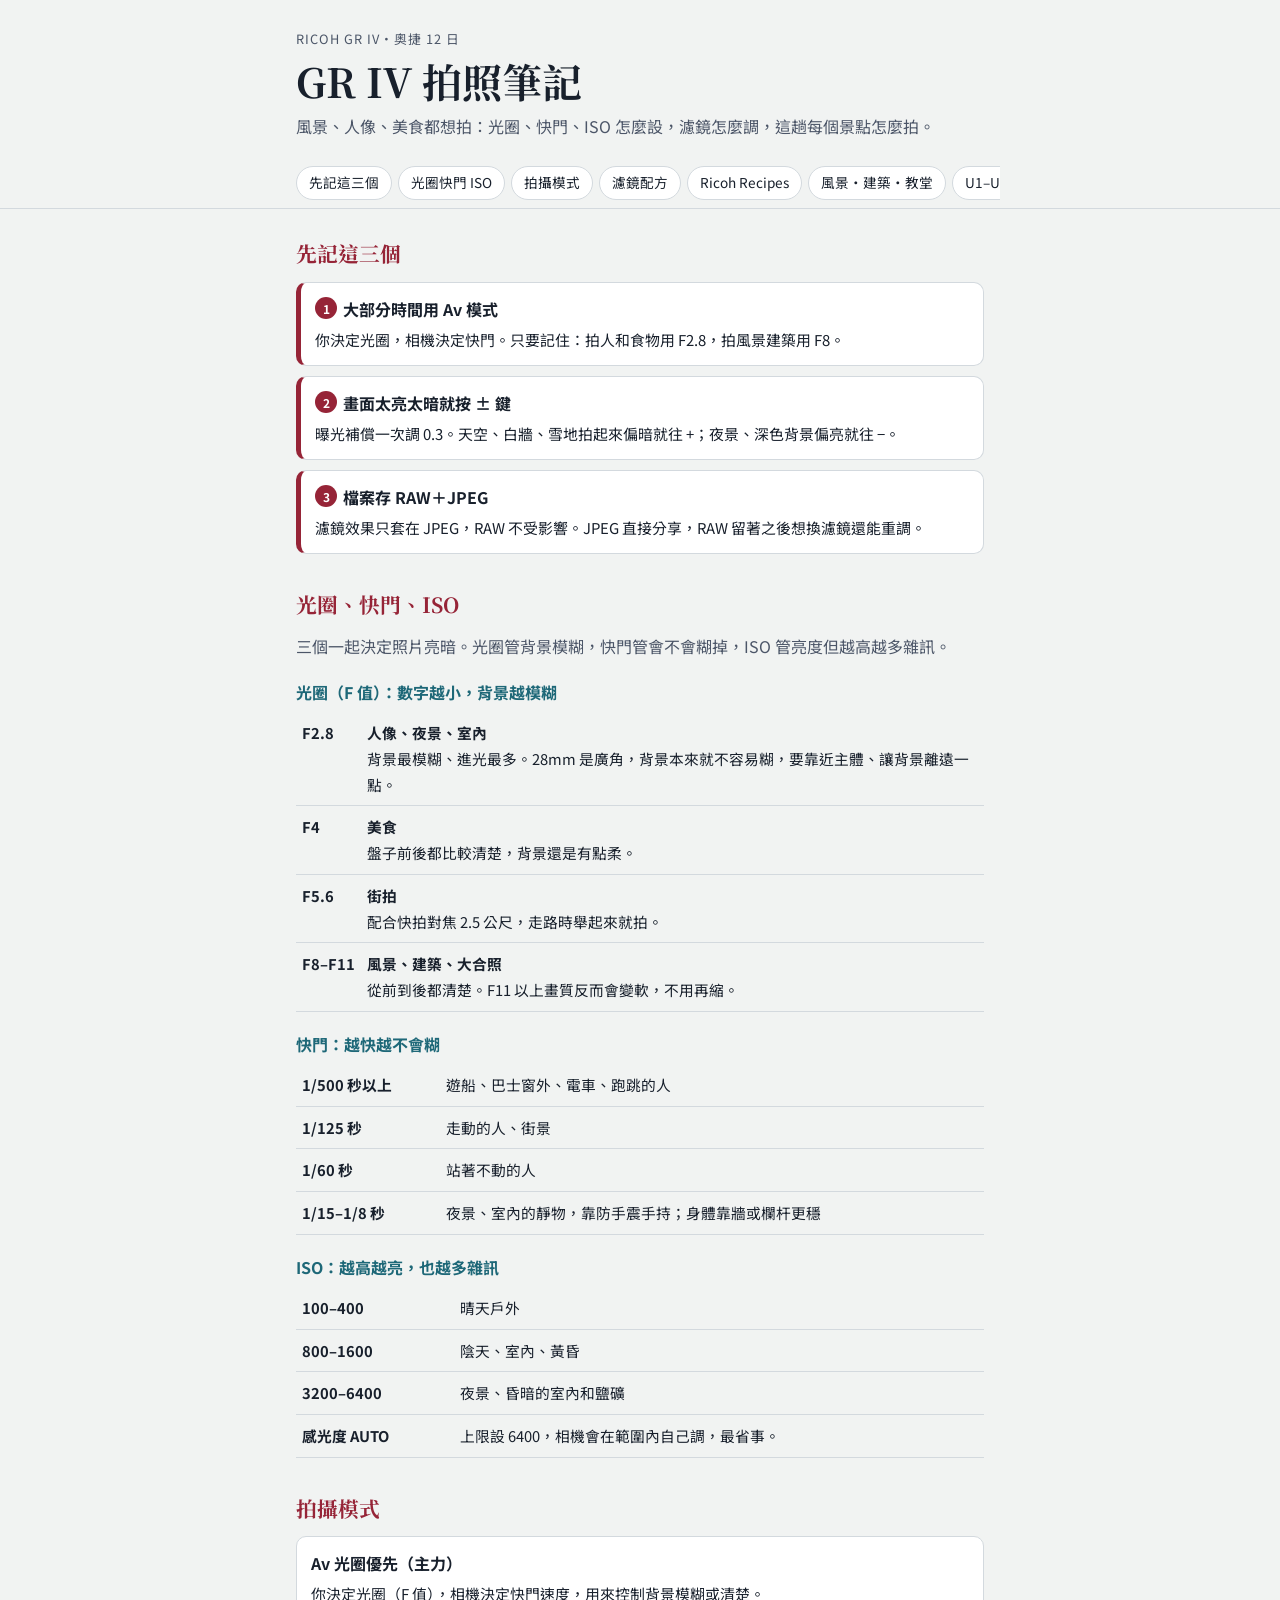
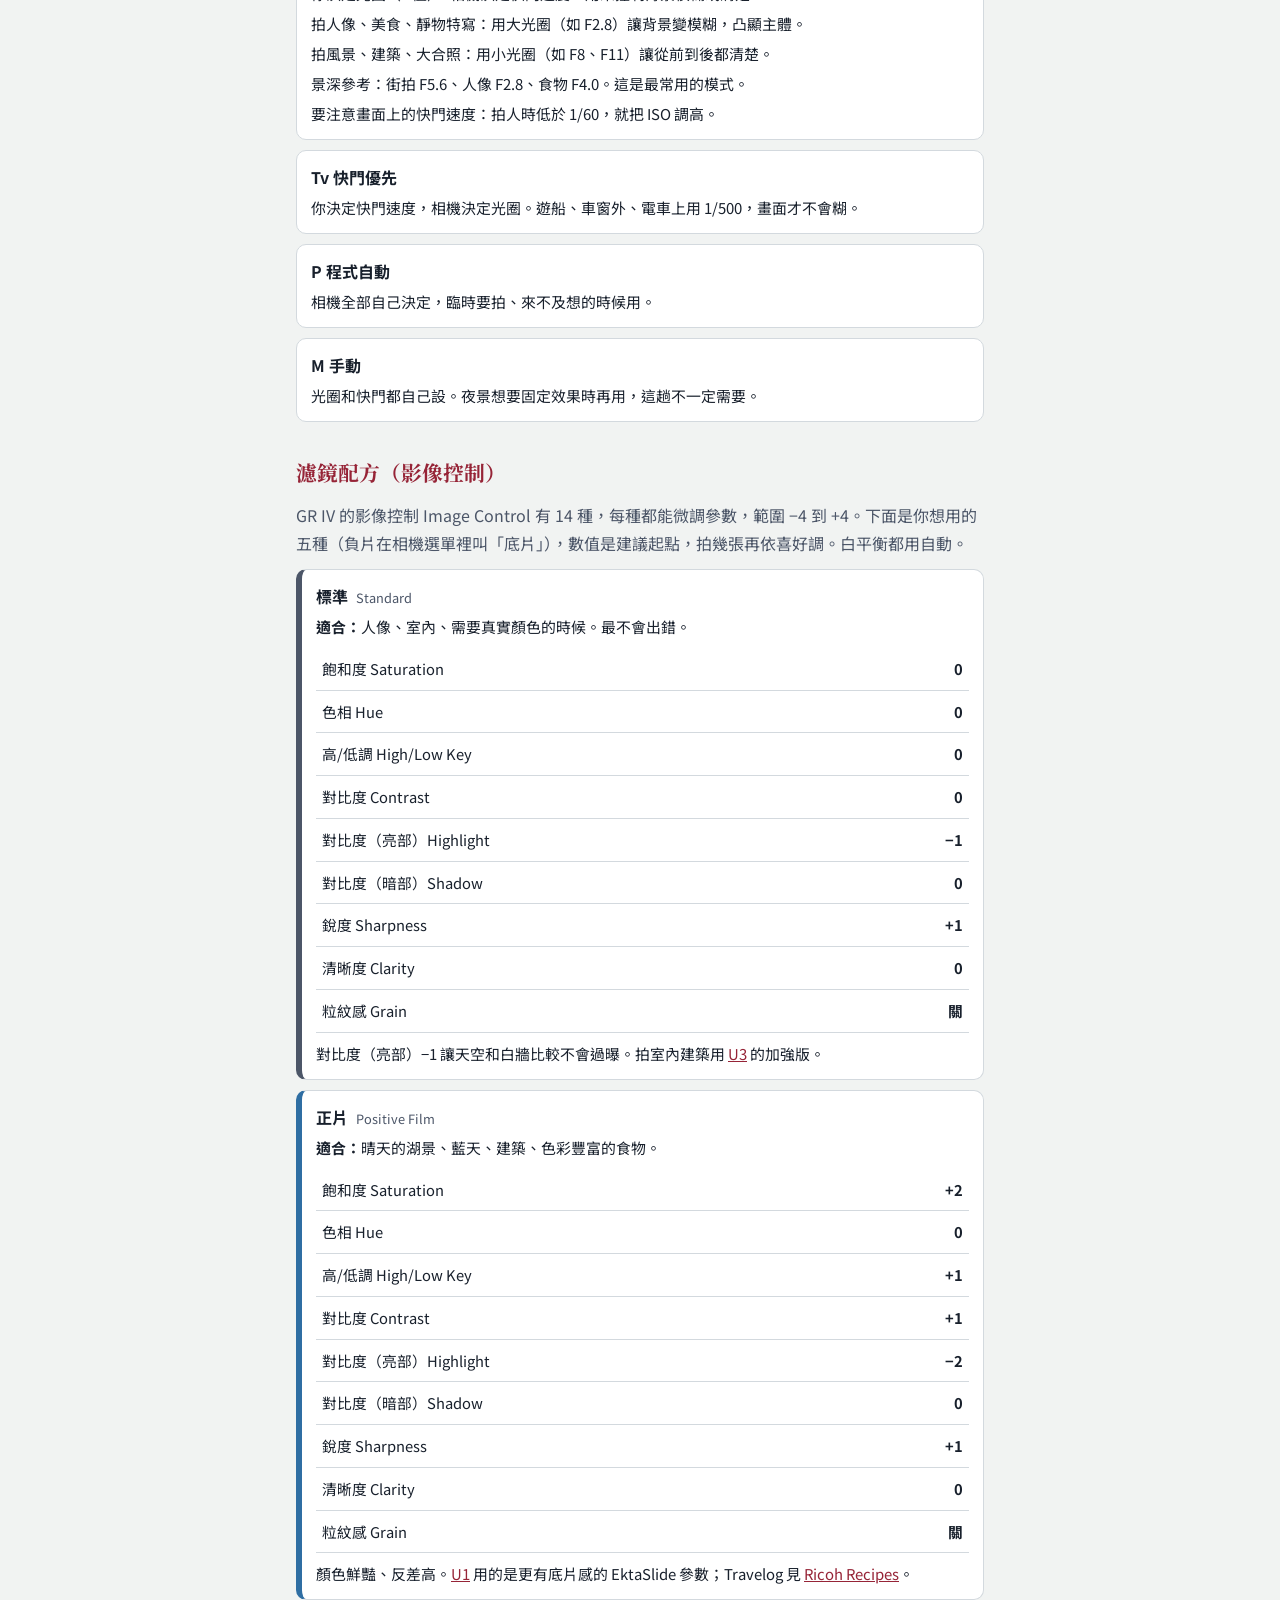
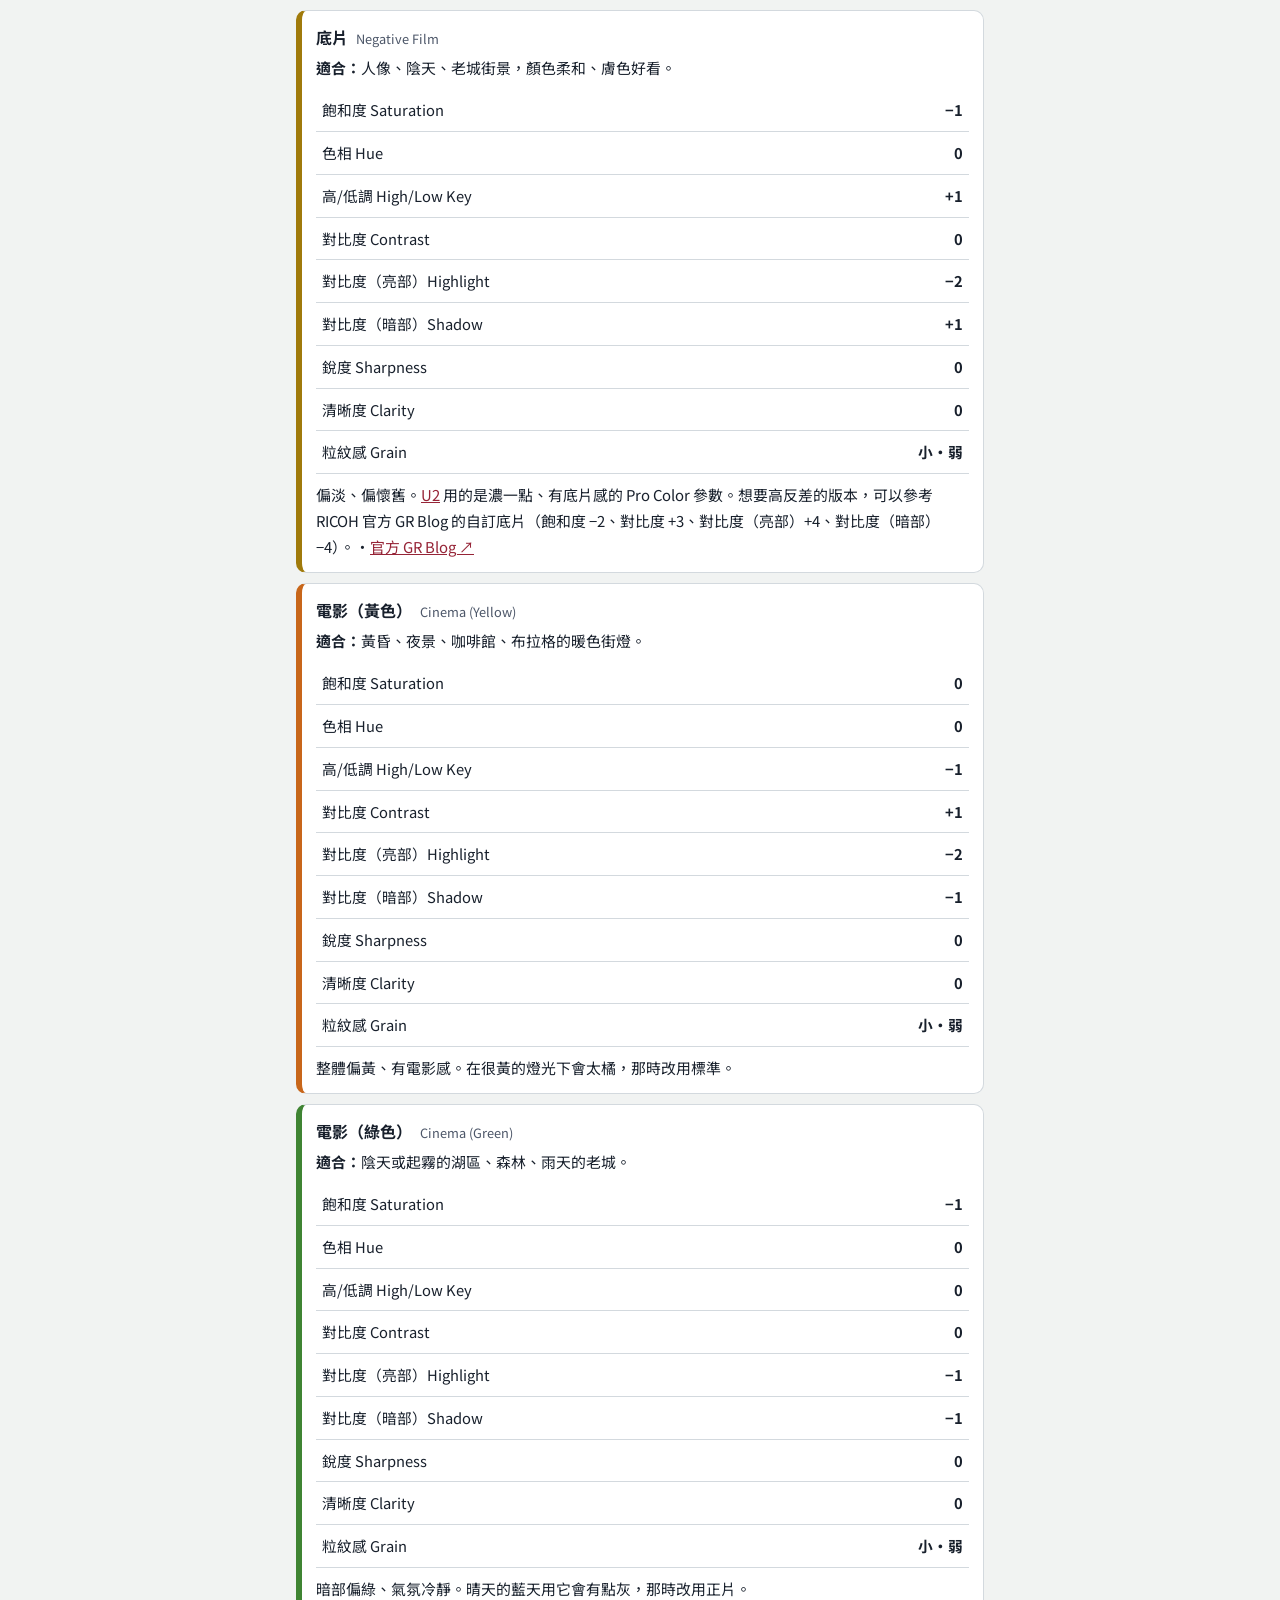
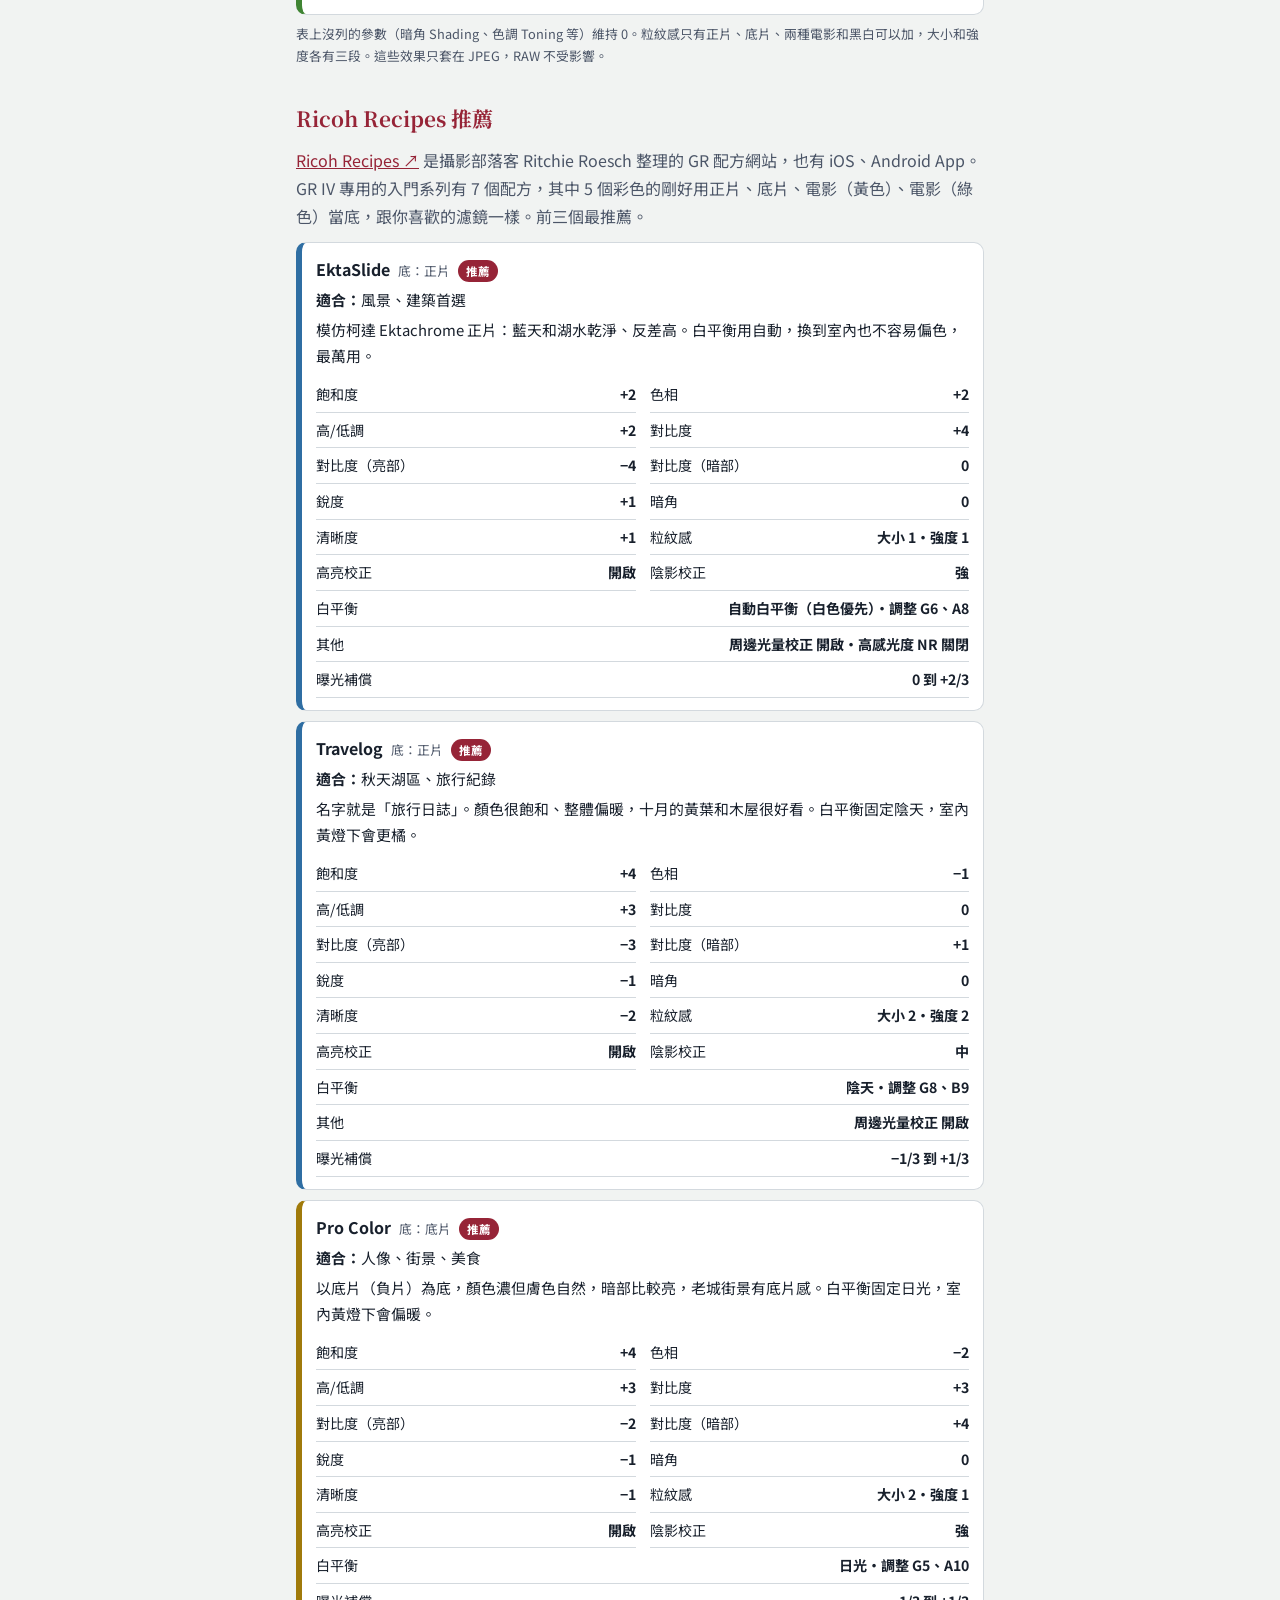
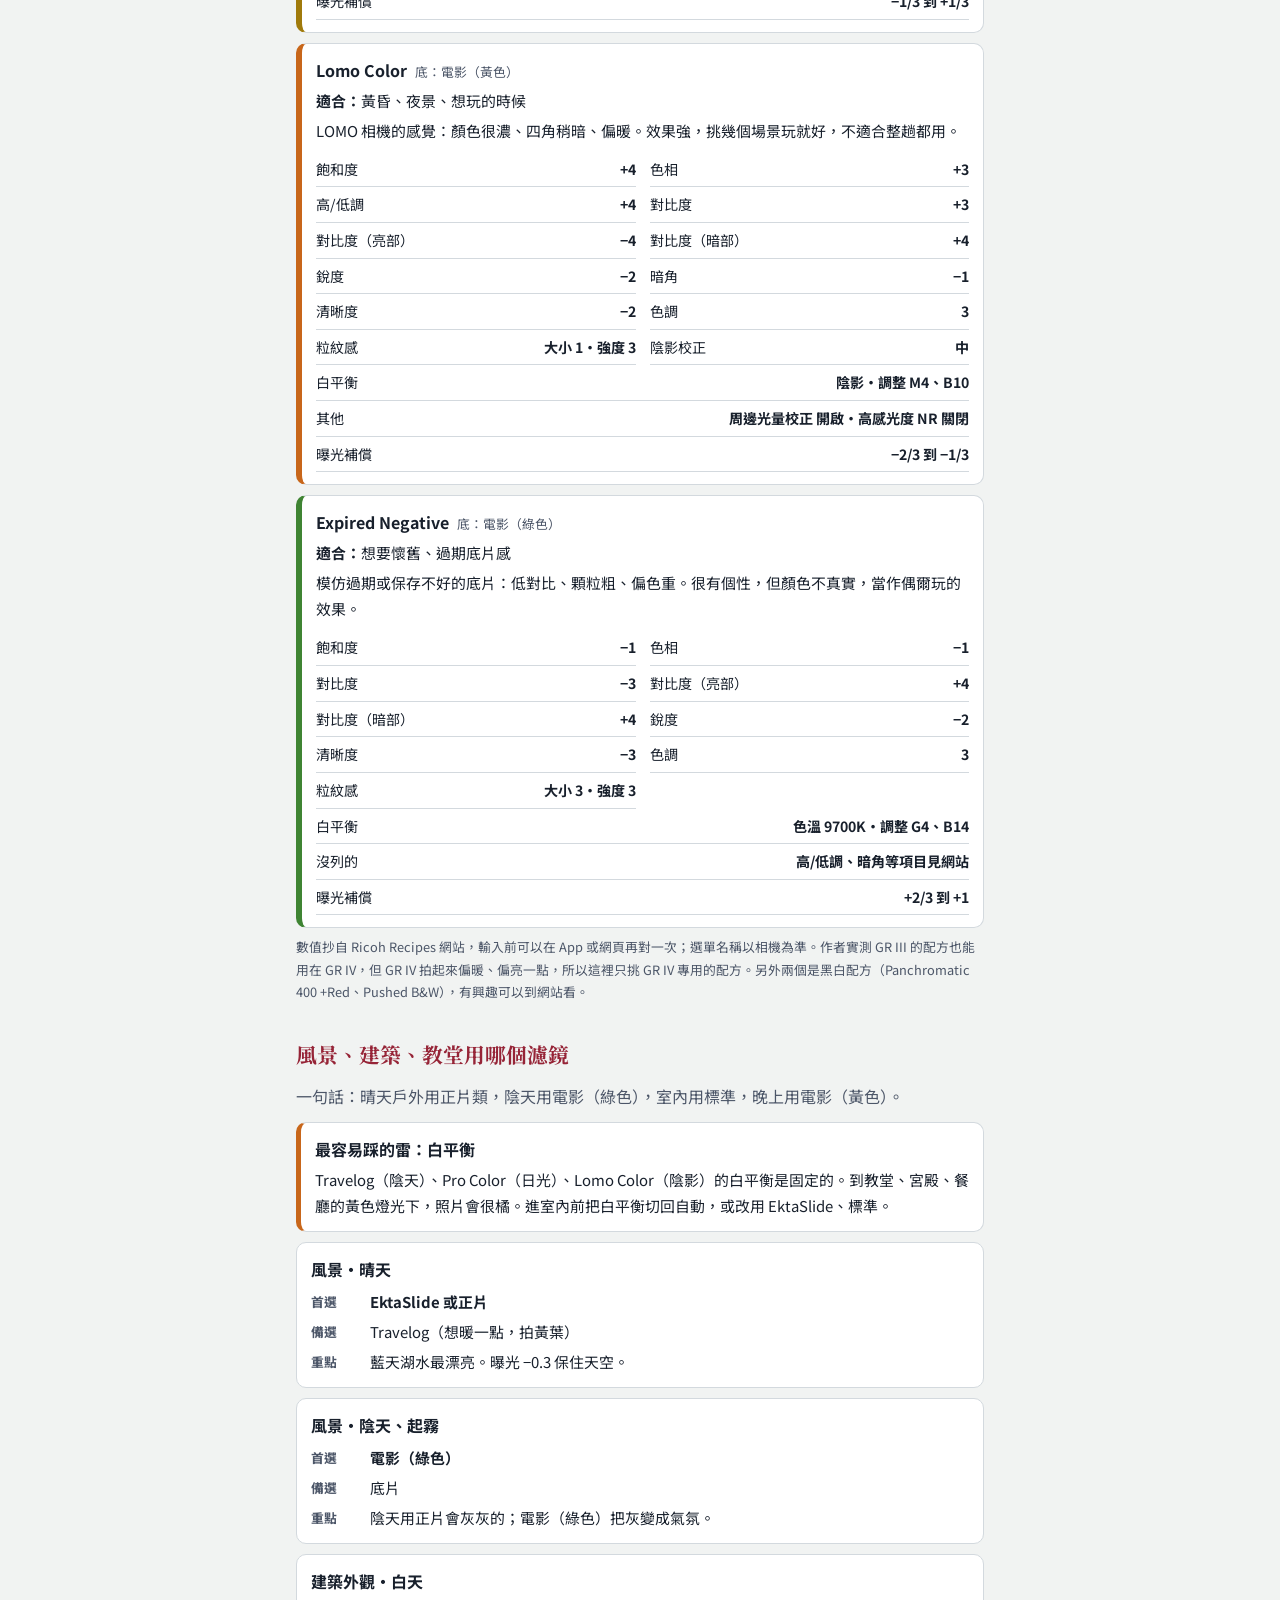
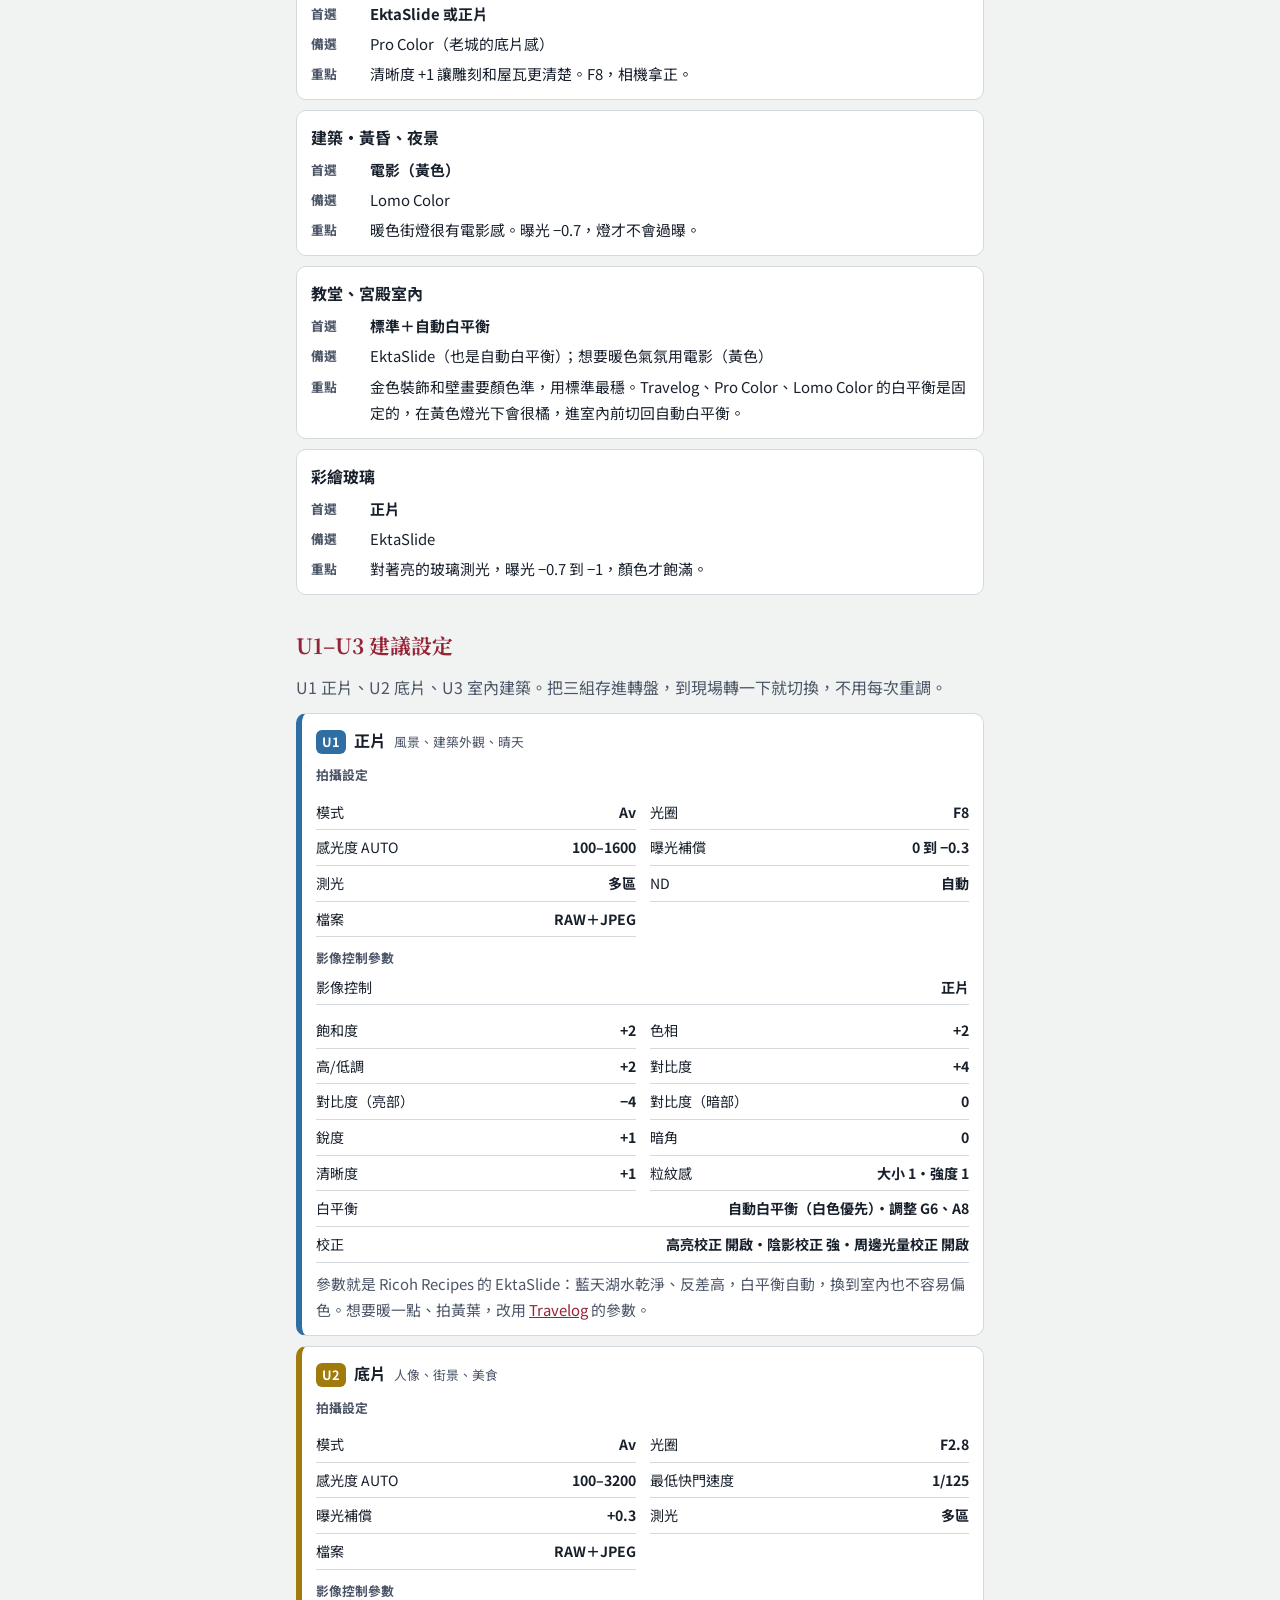
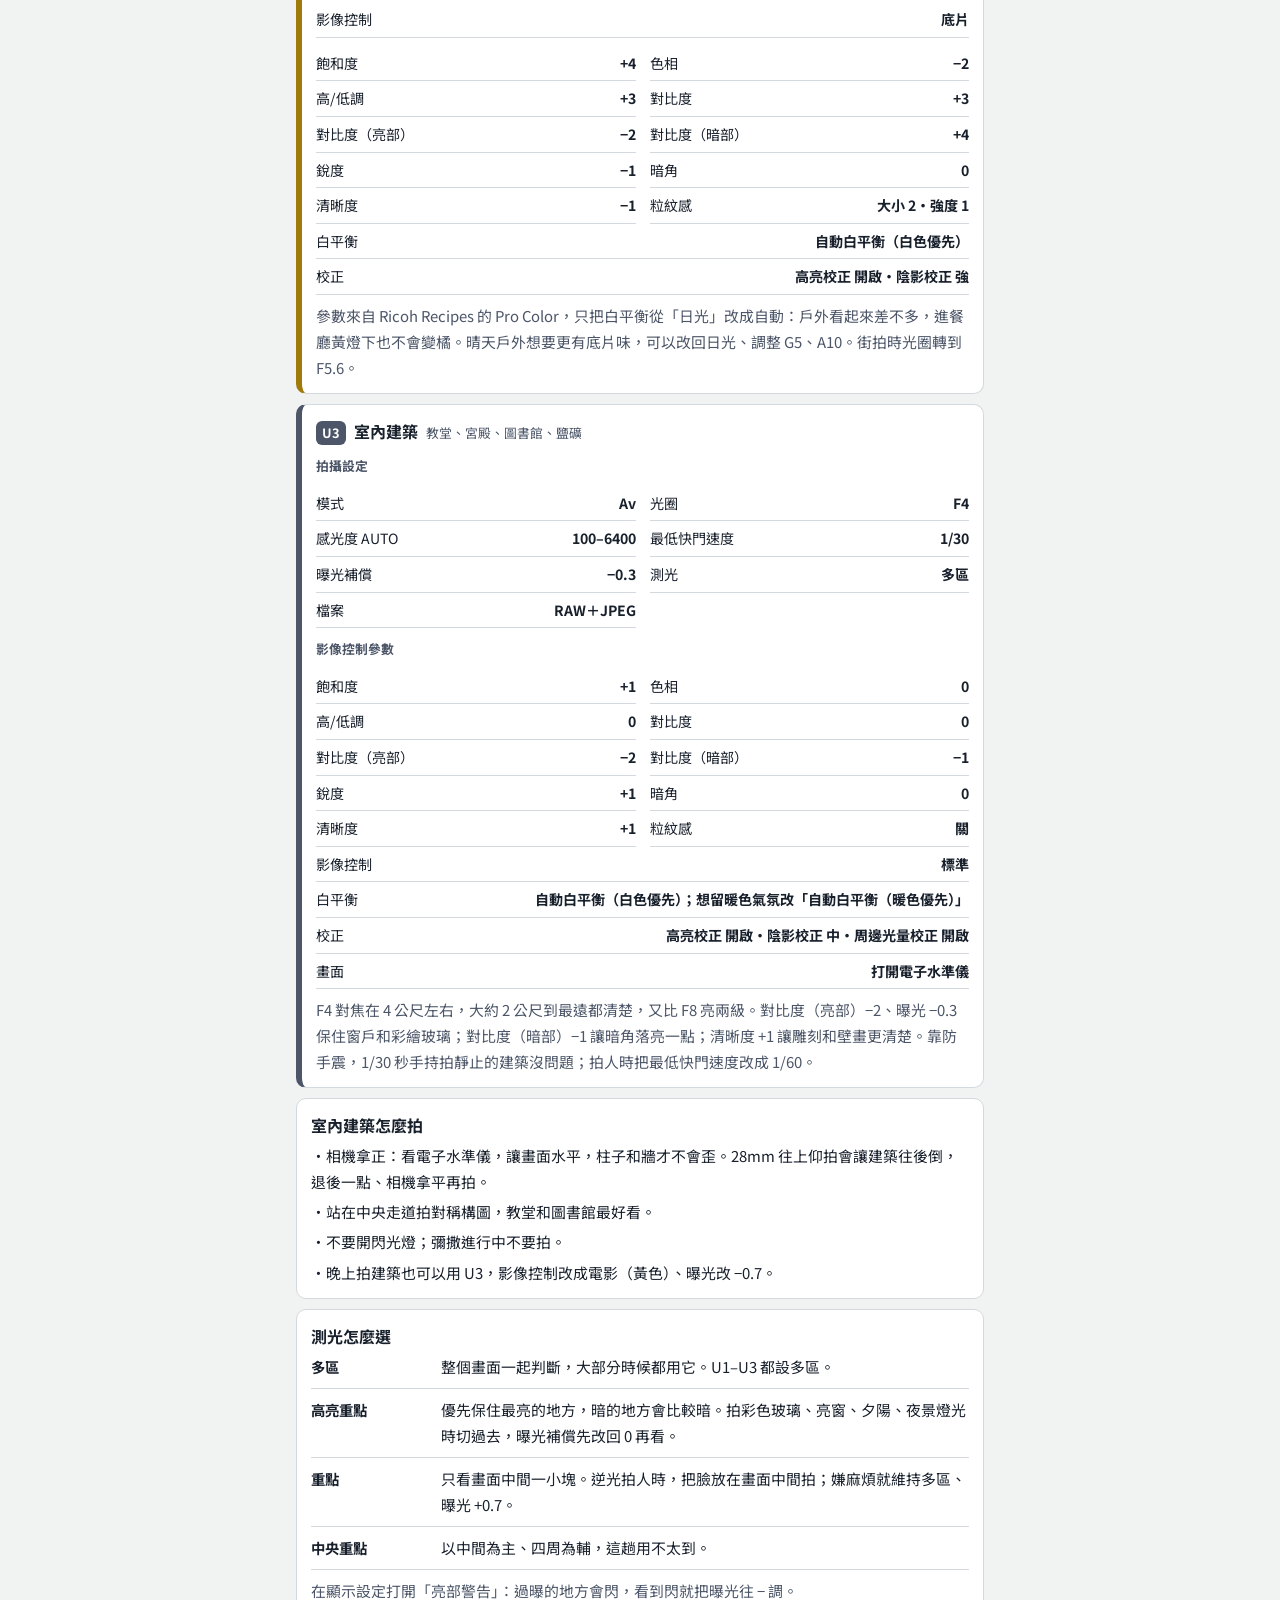
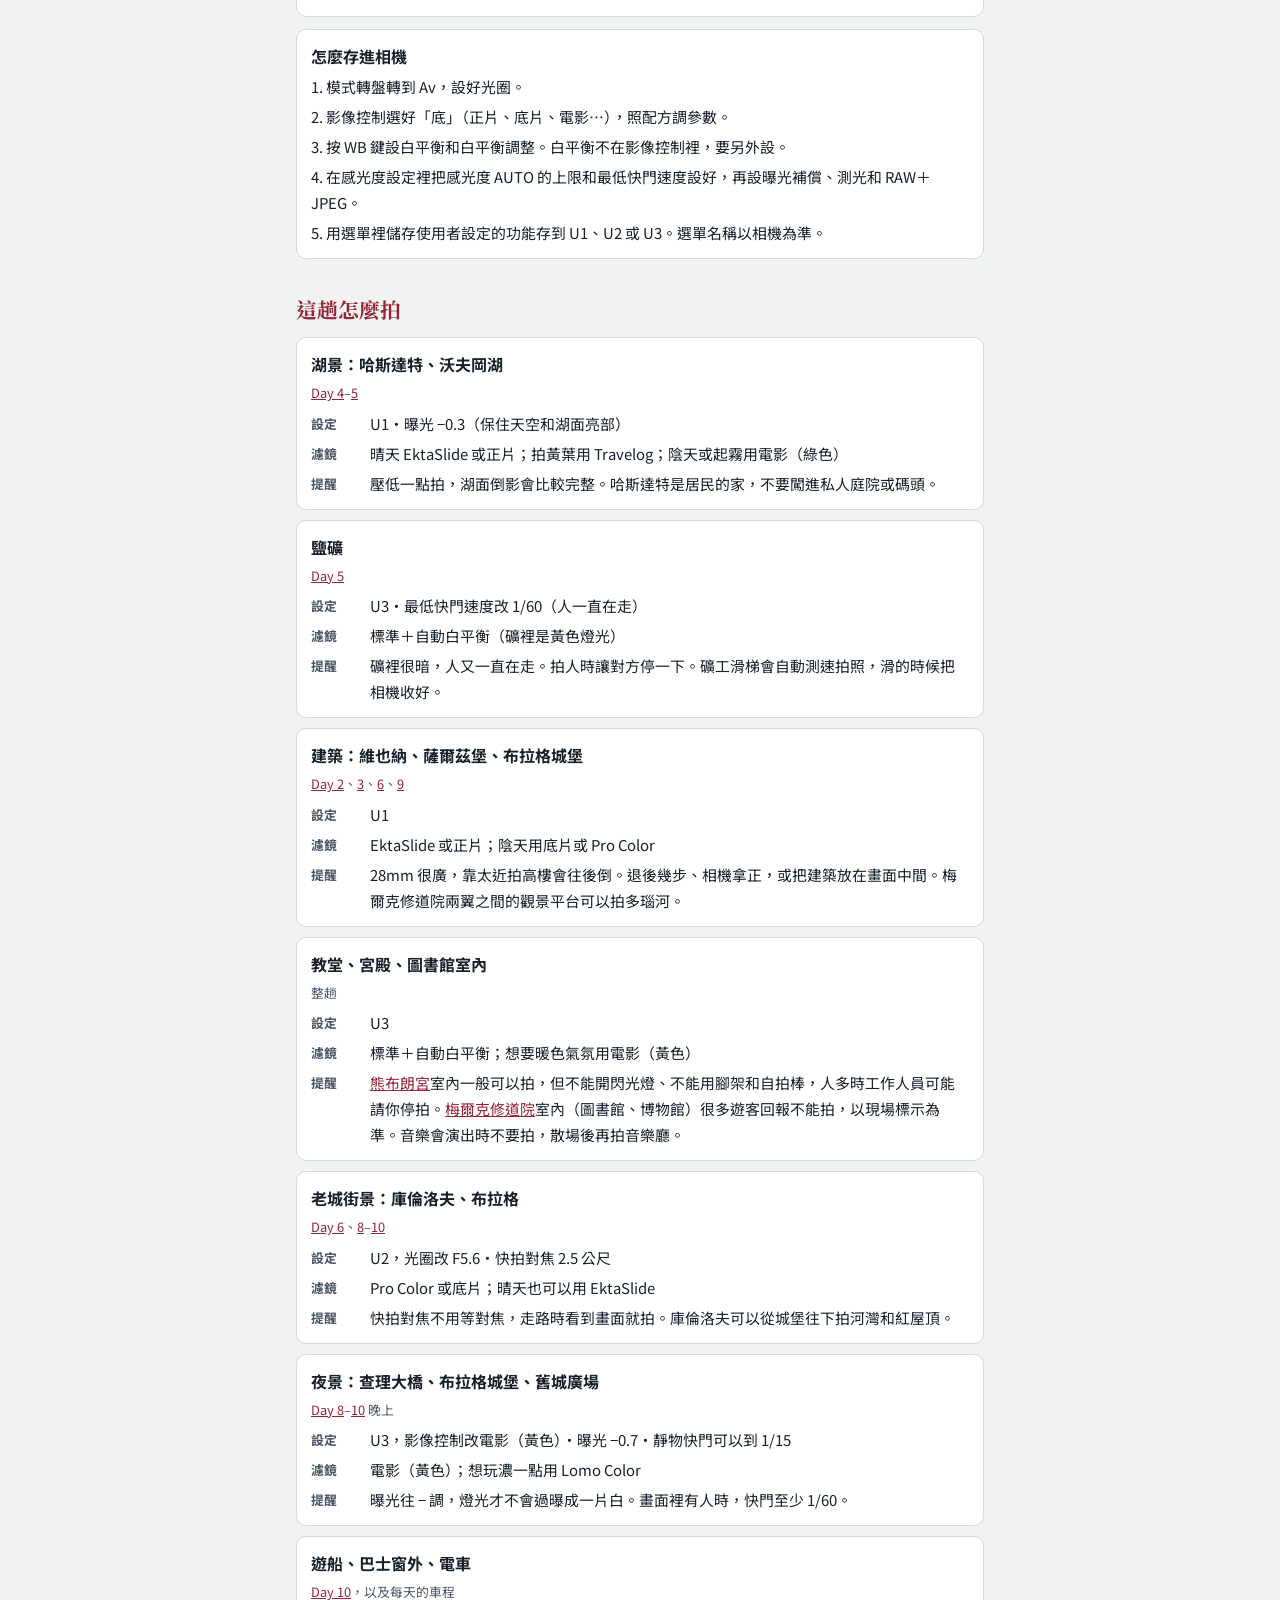
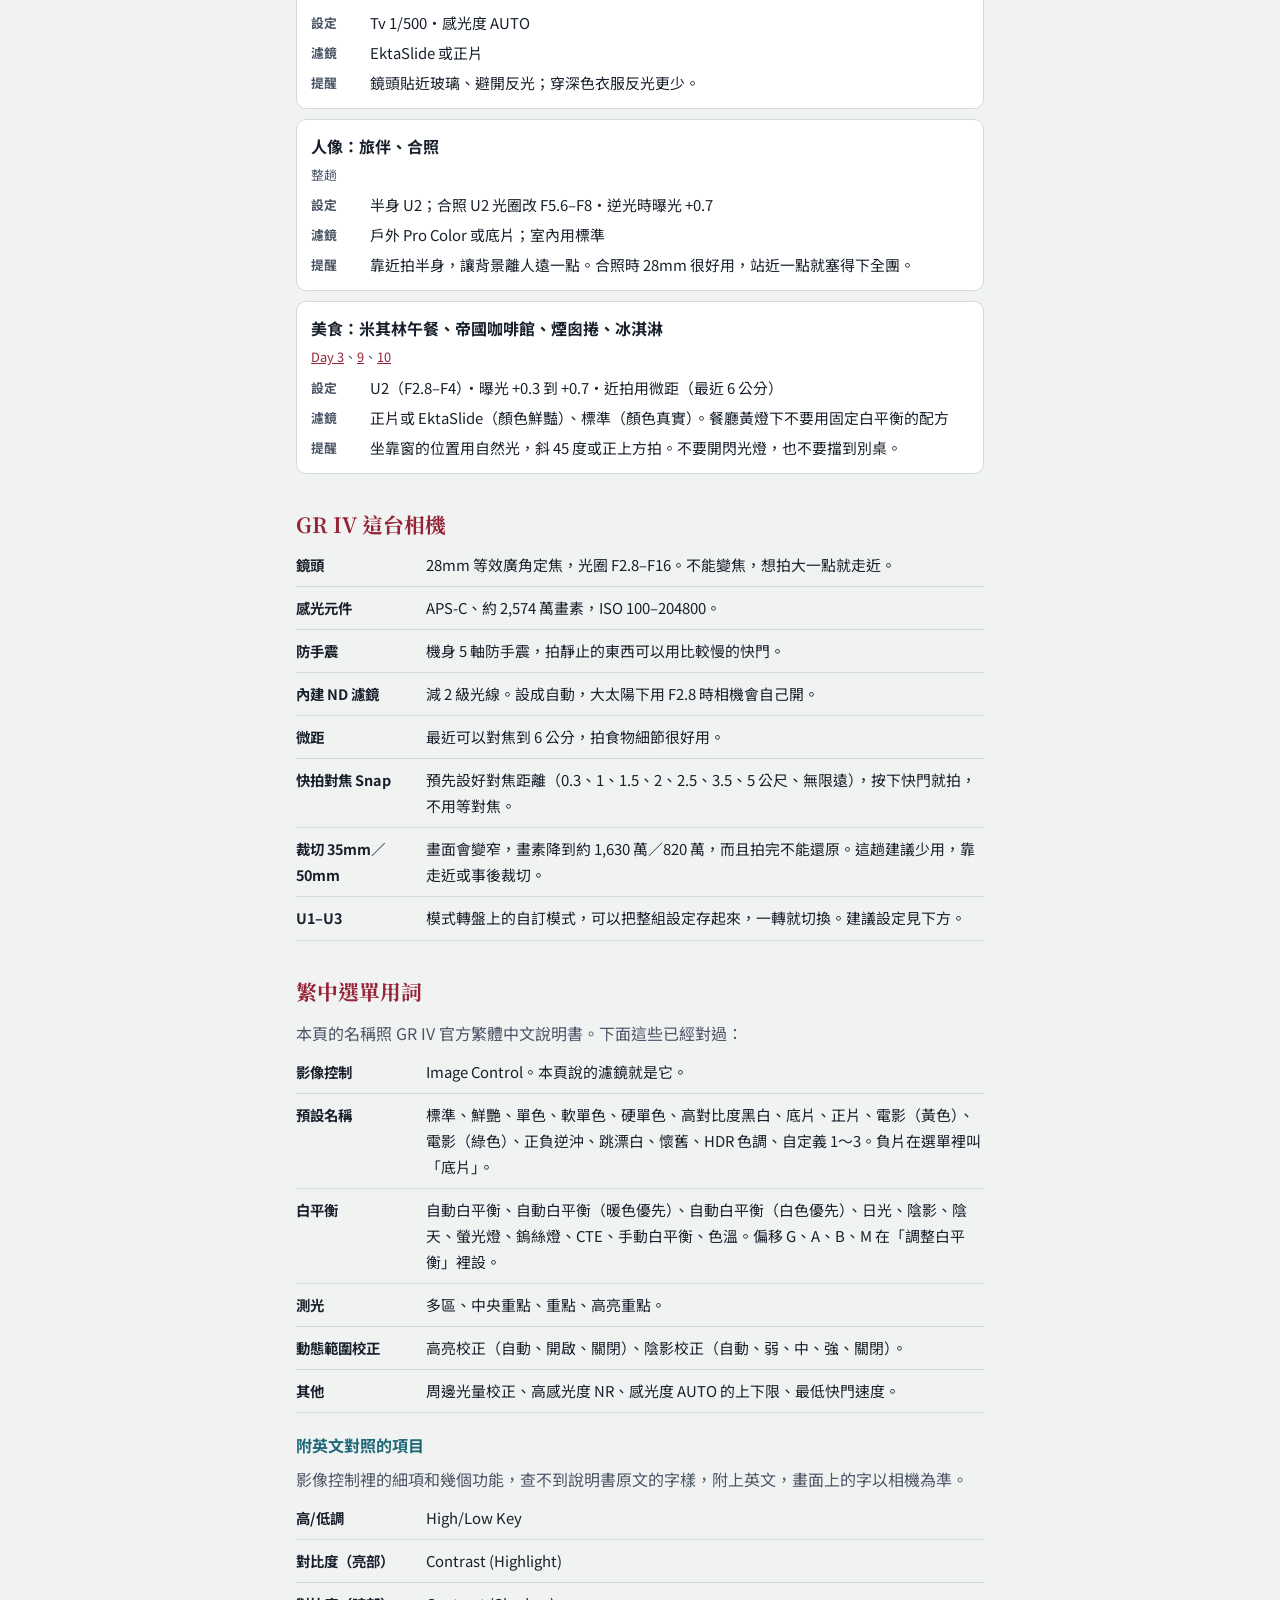
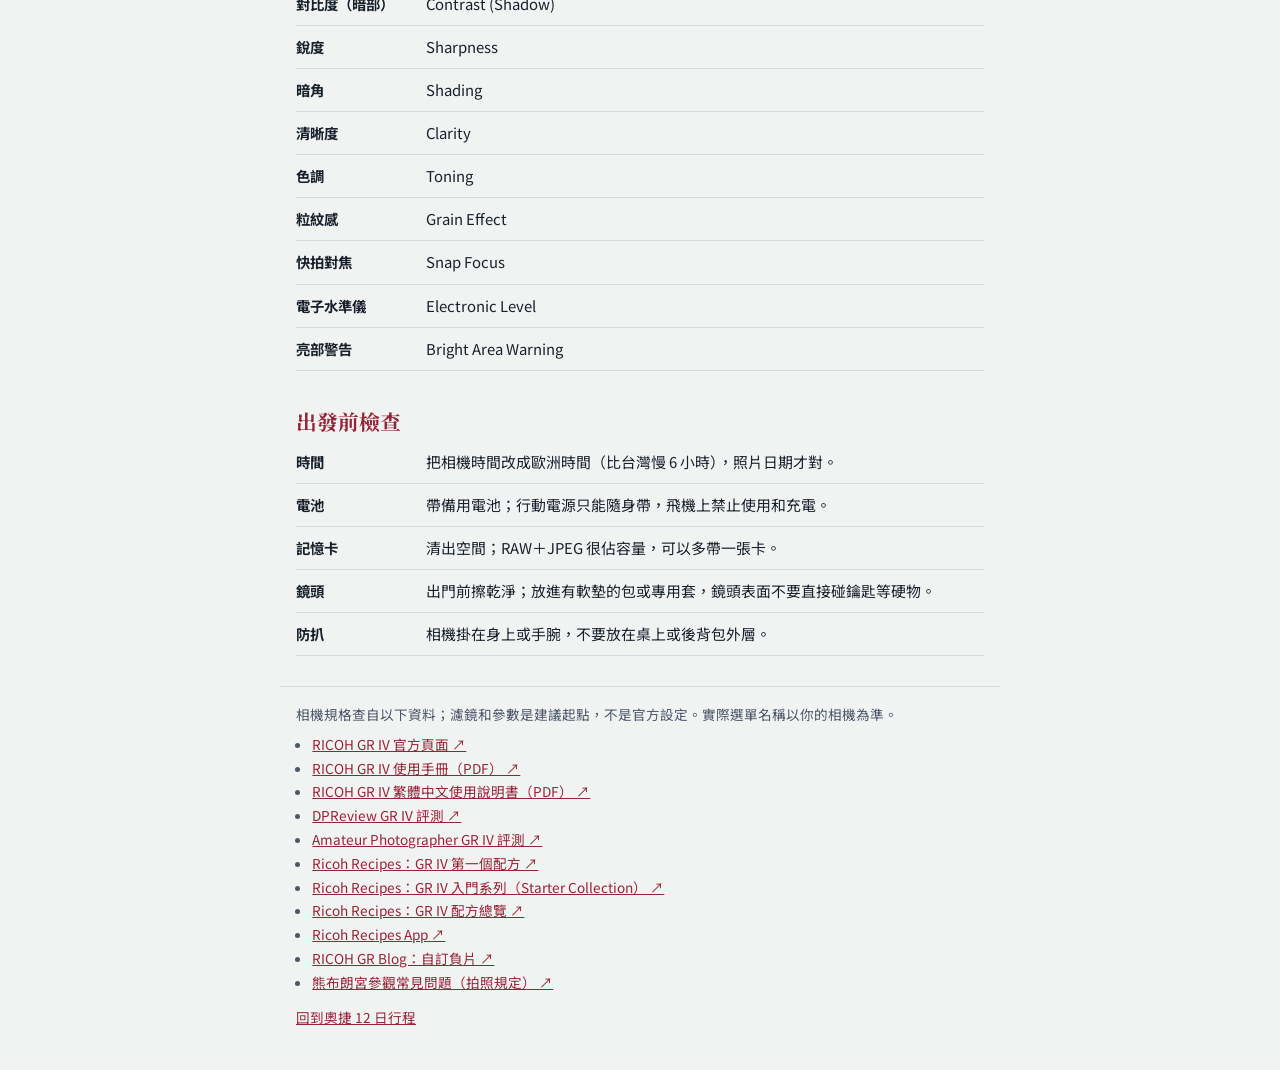
<file: GR4/index.html>
<!doctype html>
<html lang="zh-Hant">
<head>
<meta charset="utf-8">
<meta name="viewport" content="width=device-width, initial-scale=1, viewport-fit=cover">
<title>GR IV 拍照筆記</title>
<meta name="robots" content="noindex, nofollow">
<meta name="theme-color" content="#962437">
<link rel="icon" type="image/png" sizes="192x192" href="favicon.png">
<link rel="apple-touch-icon" href="apple-touch-icon.png">
<link rel="preconnect" href="https://fonts.googleapis.com">
<link rel="preconnect" href="https://fonts.gstatic.com" crossorigin>
<link rel="stylesheet" href="https://fonts.googleapis.com/css2?family=Noto+Sans+TC:wght@400;500;700&family=Noto+Serif+TC:wght@600;700&display=swap">
<style>
:root{--paper:#F1F3F2;--sheet:#FFFFFF;--ink:#18202C;--ink2:#4C5668;--rule:#D3D9DE;--accent:#962437;--river:#1E6878;
  --f-head:"Noto Serif TC","Songti TC","PMingLiU",serif;--f-body:"Noto Sans TC","PingFang TC","Microsoft JhengHei",system-ui,sans-serif}
@media (prefers-color-scheme: dark){:root:not([data-theme="light"]){--paper:#10151C;--sheet:#18202A;--ink:#E8ECF1;--ink2:#A3ADBB;--rule:#2B3542;--accent:#EE8E9C;--river:#6CC0CF;color-scheme:dark}}
:root[data-theme="dark"]{--paper:#10151C;--sheet:#18202A;--ink:#E8ECF1;--ink2:#A3ADBB;--rule:#2B3542;--accent:#EE8E9C;--river:#6CC0CF;color-scheme:dark}
*{box-sizing:border-box}
body{margin:0;background:var(--paper);color:var(--ink);font-family:var(--f-body);font-size:16px;line-height:1.75;-webkit-text-size-adjust:100%}
a{color:var(--accent)}
h1,h2,h3,p{margin:0}
.wrap{max-width:720px;margin-inline:auto;padding:0 16px}
header.top{padding:28px 16px 18px;max-width:720px;margin-inline:auto;display:grid;gap:6px}
.eyebrow{font-size:.8rem;letter-spacing:.08em;color:var(--ink2)}
h1{font-family:var(--f-head);font-size:clamp(1.9rem,8vw,2.5rem);line-height:1.25}
.sub{color:var(--ink2)}
nav.toc{position:sticky;top:0;z-index:5;background:var(--paper);border-bottom:1px solid var(--rule)}
nav.toc .in{max-width:720px;margin-inline:auto;display:flex;gap:6px;overflow-x:auto;padding:8px 16px;scrollbar-width:none}
nav.toc .in::-webkit-scrollbar{display:none}
nav.toc a{flex:0 0 auto;padding:4px 12px;border:1px solid var(--rule);border-radius:99px;background:var(--sheet);color:var(--ink);text-decoration:none;font-size:.85rem}
section{padding:26px 0 6px;scroll-margin-top:56px}
h2{font-family:var(--f-head);font-size:1.3rem;color:var(--accent);margin-bottom:10px}
.lead{color:var(--ink2);margin-bottom:12px}
.cards{display:grid;gap:10px}
.card{padding:12px 14px;border:1px solid var(--rule);border-radius:10px;background:var(--sheet)}
.card h3{font-size:1rem;margin-bottom:4px}
.card p{font-size:.93rem}
.card p+p{margin-top:4px}
.top3 .card{border-left:5px solid var(--accent)}
.top3 .n{display:inline-grid;place-items:center;width:22px;height:22px;margin-right:6px;border-radius:50%;background:var(--accent);color:#fff;font-size:.75rem;vertical-align:2px}
dl.facts{margin:0;display:grid;gap:8px}
dl.facts div{display:grid;grid-template-columns:7.5em 1fr;gap:10px;padding-bottom:8px;border-bottom:1px solid var(--rule)}
dl.facts dt{font-weight:700;font-size:.9rem}
dl.facts dd{margin:0;font-size:.93rem}
table{width:100%;border-collapse:collapse;font-size:.92rem}
th,td{text-align:left;vertical-align:top;padding:8px 6px;border-bottom:1px solid var(--rule)}
th{white-space:nowrap}
td.k{font-weight:700;white-space:nowrap}
h3.sub-h{font-size:1rem;margin:18px 0 6px;color:var(--river)}
.recipe{border-left:6px solid var(--rc)}
.recipe h3{display:flex;flex-wrap:wrap;align-items:baseline;gap:4px 8px}
.recipe h3 small{font-weight:400;color:var(--ink2);font-size:.8rem}
.recipe table{margin:8px 0}
.recipe td.v{text-align:right;font-variant-numeric:tabular-nums;font-weight:700;white-space:nowrap}
.kv{display:grid;grid-template-columns:1fr 1fr;gap:0 14px;margin-top:8px;font-size:.88rem}
.kv div{display:flex;justify-content:space-between;gap:8px;padding:5px 0;border-bottom:1px solid var(--rule)}
.kv b{font-variant-numeric:tabular-nums;text-align:right}
.kv.wide{grid-template-columns:1fr;margin-top:0}
.kv.wide span{flex:0 0 auto}
.card.warn{border-left:5px solid #C8661A;margin-bottom:10px}
.ukey{display:inline-grid;place-items:center;min-width:30px;height:24px;padding:0 6px;border-radius:6px;background:var(--rc);color:#fff;font-size:.8rem}
h4.mini{font-size:.8rem;color:var(--ink2);margin:10px 0 0;font-weight:700}
.pick{font-size:.72rem;font-weight:700;color:#fff;background:var(--accent);border-radius:99px;padding:1px 8px}
.fine{font-size:.8rem;color:var(--ink2);margin-top:8px}
.scene dl{margin:6px 0 0;display:grid;gap:4px}
.scene dl div{display:grid;grid-template-columns:3.2em 1fr;gap:8px}
.scene dt{font-size:.8rem;font-weight:700;color:var(--ink2);padding-top:2px}
.scene dd{margin:0;font-size:.93rem}
.scene .when{font-size:.8rem;color:var(--ink2)}
footer{max-width:720px;margin:24px auto 0;padding:16px 16px 40px;border-top:1px solid var(--rule);font-size:.85rem;color:var(--ink2)}
footer ul{padding-left:1.2em;margin:6px 0 12px}
</style>
</head>
<body>
<header class="top"><p class="eyebrow">RICOH GR IV・奧捷 12 日</p><h1>GR IV 拍照筆記</h1><p class="sub">風景、人像、美食都想拍：光圈、快門、ISO 怎麼設，濾鏡怎麼調，這趟每個景點怎麼拍。</p></header><nav class="toc" aria-label="目錄"><div class="in"><a href="#top3">先記這三個</a><a href="#basics">光圈快門 ISO</a><a href="#modes">拍攝模式</a><a href="#recipes">濾鏡配方</a><a href="#rr">Ricoh Recipes</a><a href="#which">風景・建築・教堂</a><a href="#umodes">U1–U3</a><a href="#scenes">這趟怎麼拍</a><a href="#camera">相機功能</a><a href="#terms">選單用詞</a><a href="#check">出發前</a></div></nav><main class="wrap"><section id="top3"><h2>先記這三個</h2><div class="cards top3"><div class="card"><h3><span class="n">1</span>大部分時間用 Av 模式</h3><p>你決定光圈，相機決定快門。只要記住：拍人和食物用 F2.8，拍風景建築用 F8。</p></div><div class="card"><h3><span class="n">2</span>畫面太亮太暗就按 ± 鍵</h3><p>曝光補償一次調 0.3。天空、白牆、雪地拍起來偏暗就往 +；夜景、深色背景偏亮就往 −。</p></div><div class="card"><h3><span class="n">3</span>檔案存 RAW＋JPEG</h3><p>濾鏡效果只套在 JPEG，RAW 不受影響。JPEG 直接分享，RAW 留著之後想換濾鏡還能重調。</p></div></div></section><section id="basics"><h2>光圈、快門、ISO</h2><p class="lead">三個一起決定照片亮暗。光圈管背景模糊，快門管會不會糊掉，ISO 管亮度但越高越多雜訊。</p><h3 class="sub-h">光圈（F 值）：數字越小，背景越模糊</h3><table><tbody><tr><td class="k">F2.8</td><td><b>人像、夜景、室內</b><br>背景最模糊、進光最多。28mm 是廣角，背景本來就不容易糊，要靠近主體、讓背景離遠一點。</td></tr><tr><td class="k">F4</td><td><b>美食</b><br>盤子前後都比較清楚，背景還是有點柔。</td></tr><tr><td class="k">F5.6</td><td><b>街拍</b><br>配合快拍對焦 2.5 公尺，走路時舉起來就拍。</td></tr><tr><td class="k">F8–F11</td><td><b>風景、建築、大合照</b><br>從前到後都清楚。F11 以上畫質反而會變軟，不用再縮。</td></tr></tbody></table><h3 class="sub-h">快門：越快越不會糊</h3><table><tbody><tr><td class="k">1/500 秒以上</td><td>遊船、巴士窗外、電車、跑跳的人</td></tr><tr><td class="k">1/125 秒</td><td>走動的人、街景</td></tr><tr><td class="k">1/60 秒</td><td>站著不動的人</td></tr><tr><td class="k">1/15–1/8 秒</td><td>夜景、室內的靜物，靠防手震手持；身體靠牆或欄杆更穩</td></tr></tbody></table><h3 class="sub-h">ISO：越高越亮，也越多雜訊</h3><table><tbody><tr><td class="k">100–400</td><td>晴天戶外</td></tr><tr><td class="k">800–1600</td><td>陰天、室內、黃昏</td></tr><tr><td class="k">3200–6400</td><td>夜景、昏暗的室內和鹽礦</td></tr><tr><td class="k">感光度 AUTO</td><td>上限設 6400，相機會在範圍內自己調，最省事。</td></tr></tbody></table></section><section id="modes"><h2>拍攝模式</h2><div class="cards"><div class="card"><h3>Av 光圈優先（主力）</h3><p>你決定光圈（F 值），相機決定快門速度，用來控制背景模糊或清楚。</p><p>拍人像、美食、靜物特寫：用大光圈（如 F2.8）讓背景變模糊，凸顯主體。</p><p>拍風景、建築、大合照：用小光圈（如 F8、F11）讓從前到後都清楚。</p><p>景深參考：街拍 F5.6、人像 F2.8、食物 F4.0。這是最常用的模式。</p><p>要注意畫面上的快門速度：拍人時低於 1/60，就把 ISO 調高。</p></div><div class="card"><h3>Tv 快門優先</h3><p>你決定快門速度，相機決定光圈。遊船、車窗外、電車上用 1/500，畫面才不會糊。</p></div><div class="card"><h3>P 程式自動</h3><p>相機全部自己決定，臨時要拍、來不及想的時候用。</p></div><div class="card"><h3>M 手動</h3><p>光圈和快門都自己設。夜景想要固定效果時再用，這趟不一定需要。</p></div></div></section><section id="recipes"><h2>濾鏡配方（影像控制）</h2><p class="lead">GR IV 的影像控制 Image Control 有 14 種，每種都能微調參數，範圍 −4 到 +4。下面是你想用的五種（負片在相機選單裡叫「底片」），數值是建議起點，拍幾張再依喜好調。白平衡都用自動。</p><div class="cards"><div class="card recipe" style="--rc:#4C5668"><h3>標準<small>Standard</small></h3><p><b>適合：</b>人像、室內、需要真實顏色的時候。最不會出錯。</p><table><tbody><tr><td>飽和度 Saturation</td><td class="v">0</td></tr><tr><td>色相 Hue</td><td class="v">0</td></tr><tr><td>高/低調 High/Low Key</td><td class="v">0</td></tr><tr><td>對比度 Contrast</td><td class="v">0</td></tr><tr><td>對比度（亮部）Highlight</td><td class="v">−1</td></tr><tr><td>對比度（暗部）Shadow</td><td class="v">0</td></tr><tr><td>銳度 Sharpness</td><td class="v">+1</td></tr><tr><td>清晰度 Clarity</td><td class="v">0</td></tr><tr><td>粒紋感 Grain</td><td class="v">關</td></tr></tbody></table><p>對比度（亮部）−1 讓天空和白牆比較不會過曝。拍室內建築用 <a href="#umodes">U3</a> 的加強版。</p></div><div class="card recipe" style="--rc:#2F6EA3"><h3>正片<small>Positive Film</small></h3><p><b>適合：</b>晴天的湖景、藍天、建築、色彩豐富的食物。</p><table><tbody><tr><td>飽和度 Saturation</td><td class="v">+2</td></tr><tr><td>色相 Hue</td><td class="v">0</td></tr><tr><td>高/低調 High/Low Key</td><td class="v">+1</td></tr><tr><td>對比度 Contrast</td><td class="v">+1</td></tr><tr><td>對比度（亮部）Highlight</td><td class="v">−2</td></tr><tr><td>對比度（暗部）Shadow</td><td class="v">0</td></tr><tr><td>銳度 Sharpness</td><td class="v">+1</td></tr><tr><td>清晰度 Clarity</td><td class="v">0</td></tr><tr><td>粒紋感 Grain</td><td class="v">關</td></tr></tbody></table><p>顏色鮮豔、反差高。<a href="#umodes">U1</a> 用的是更有底片感的 EktaSlide 參數；Travelog 見 <a href="#rr">Ricoh Recipes</a>。</p></div><div class="card recipe" style="--rc:#A07A0B"><h3>底片<small>Negative Film</small></h3><p><b>適合：</b>人像、陰天、老城街景，顏色柔和、膚色好看。</p><table><tbody><tr><td>飽和度 Saturation</td><td class="v">−1</td></tr><tr><td>色相 Hue</td><td class="v">0</td></tr><tr><td>高/低調 High/Low Key</td><td class="v">+1</td></tr><tr><td>對比度 Contrast</td><td class="v">0</td></tr><tr><td>對比度（亮部）Highlight</td><td class="v">−2</td></tr><tr><td>對比度（暗部）Shadow</td><td class="v">+1</td></tr><tr><td>銳度 Sharpness</td><td class="v">0</td></tr><tr><td>清晰度 Clarity</td><td class="v">0</td></tr><tr><td>粒紋感 Grain</td><td class="v">小・弱</td></tr></tbody></table><p>偏淡、偏懷舊。<a href="#umodes">U2</a> 用的是濃一點、有底片感的 Pro Color 參數。想要高反差的版本，可以參考 RICOH 官方 GR Blog 的自訂底片（飽和度 −2、對比度 +3、對比度（亮部）+4、對比度（暗部）−4）。・<a href="https://www.grblog.jp/en/article/7151/" target="_blank" rel="noopener">官方 GR Blog ↗</a></p></div><div class="card recipe" style="--rc:#C8661A"><h3>電影（黃色）<small>Cinema (Yellow)</small></h3><p><b>適合：</b>黃昏、夜景、咖啡館、布拉格的暖色街燈。</p><table><tbody><tr><td>飽和度 Saturation</td><td class="v">0</td></tr><tr><td>色相 Hue</td><td class="v">0</td></tr><tr><td>高/低調 High/Low Key</td><td class="v">−1</td></tr><tr><td>對比度 Contrast</td><td class="v">+1</td></tr><tr><td>對比度（亮部）Highlight</td><td class="v">−2</td></tr><tr><td>對比度（暗部）Shadow</td><td class="v">−1</td></tr><tr><td>銳度 Sharpness</td><td class="v">0</td></tr><tr><td>清晰度 Clarity</td><td class="v">0</td></tr><tr><td>粒紋感 Grain</td><td class="v">小・弱</td></tr></tbody></table><p>整體偏黃、有電影感。在很黃的燈光下會太橘，那時改用標準。</p></div><div class="card recipe" style="--rc:#3F8433"><h3>電影（綠色）<small>Cinema (Green)</small></h3><p><b>適合：</b>陰天或起霧的湖區、森林、雨天的老城。</p><table><tbody><tr><td>飽和度 Saturation</td><td class="v">−1</td></tr><tr><td>色相 Hue</td><td class="v">0</td></tr><tr><td>高/低調 High/Low Key</td><td class="v">0</td></tr><tr><td>對比度 Contrast</td><td class="v">0</td></tr><tr><td>對比度（亮部）Highlight</td><td class="v">−1</td></tr><tr><td>對比度（暗部）Shadow</td><td class="v">−1</td></tr><tr><td>銳度 Sharpness</td><td class="v">0</td></tr><tr><td>清晰度 Clarity</td><td class="v">0</td></tr><tr><td>粒紋感 Grain</td><td class="v">小・弱</td></tr></tbody></table><p>暗部偏綠、氣氛冷靜。晴天的藍天用它會有點灰，那時改用正片。</p></div></div><p class="fine">表上沒列的參數（暗角 Shading、色調 Toning 等）維持 0。粒紋感只有正片、底片、兩種電影和黑白可以加，大小和強度各有三段。這些效果只套在 JPEG，RAW 不受影響。</p></section><section id="rr"><h2>Ricoh Recipes 推薦</h2><p class="lead"><a href="https://ricohrecipes.com/ricoh-gr-iv-recipes/" target="_blank" rel="noopener">Ricoh Recipes ↗</a> 是攝影部落客 Ritchie Roesch 整理的 GR 配方網站，也有 iOS、Android App。GR IV 專用的入門系列有 7 個配方，其中 5 個彩色的剛好用正片、底片、電影（黃色）、電影（綠色）當底，跟你喜歡的濾鏡一樣。前三個最推薦。</p><div class="cards"><div class="card recipe" style="--rc:#2F6EA3"><h3>EktaSlide<small>底：正片</small><span class="pick">推薦</span></h3><p><b>適合：</b>風景、建築首選</p><p>模仿柯達 Ektachrome 正片：藍天和湖水乾淨、反差高。白平衡用自動，換到室內也不容易偏色，最萬用。</p><div class="kv"><div><span>飽和度</span><b>+2</b></div><div><span>色相</span><b>+2</b></div><div><span>高/低調</span><b>+2</b></div><div><span>對比度</span><b>+4</b></div><div><span>對比度（亮部）</span><b>−4</b></div><div><span>對比度（暗部）</span><b>0</b></div><div><span>銳度</span><b>+1</b></div><div><span>暗角</span><b>0</b></div><div><span>清晰度</span><b>+1</b></div><div><span>粒紋感</span><b>大小 1・強度 1</b></div><div><span>高亮校正</span><b>開啟</b></div><div><span>陰影校正</span><b>強</b></div></div><div class="kv wide"><div><span>白平衡</span><b>自動白平衡（白色優先）・調整 G6、A8</b></div><div><span>其他</span><b>周邊光量校正 開啟・高感光度 NR 關閉</b></div><div><span>曝光補償</span><b>0 到 +2/3</b></div></div></div><div class="card recipe" style="--rc:#2F6EA3"><h3>Travelog<small>底：正片</small><span class="pick">推薦</span></h3><p><b>適合：</b>秋天湖區、旅行紀錄</p><p>名字就是「旅行日誌」。顏色很飽和、整體偏暖，十月的黃葉和木屋很好看。白平衡固定陰天，室內黃燈下會更橘。</p><div class="kv"><div><span>飽和度</span><b>+4</b></div><div><span>色相</span><b>−1</b></div><div><span>高/低調</span><b>+3</b></div><div><span>對比度</span><b>0</b></div><div><span>對比度（亮部）</span><b>−3</b></div><div><span>對比度（暗部）</span><b>+1</b></div><div><span>銳度</span><b>−1</b></div><div><span>暗角</span><b>0</b></div><div><span>清晰度</span><b>−2</b></div><div><span>粒紋感</span><b>大小 2・強度 2</b></div><div><span>高亮校正</span><b>開啟</b></div><div><span>陰影校正</span><b>中</b></div></div><div class="kv wide"><div><span>白平衡</span><b>陰天・調整 G8、B9</b></div><div><span>其他</span><b>周邊光量校正 開啟</b></div><div><span>曝光補償</span><b>−1/3 到 +1/3</b></div></div></div><div class="card recipe" style="--rc:#A07A0B"><h3>Pro Color<small>底：底片</small><span class="pick">推薦</span></h3><p><b>適合：</b>人像、街景、美食</p><p>以底片（負片）為底，顏色濃但膚色自然，暗部比較亮，老城街景有底片感。白平衡固定日光，室內黃燈下會偏暖。</p><div class="kv"><div><span>飽和度</span><b>+4</b></div><div><span>色相</span><b>−2</b></div><div><span>高/低調</span><b>+3</b></div><div><span>對比度</span><b>+3</b></div><div><span>對比度（亮部）</span><b>−2</b></div><div><span>對比度（暗部）</span><b>+4</b></div><div><span>銳度</span><b>−1</b></div><div><span>暗角</span><b>0</b></div><div><span>清晰度</span><b>−1</b></div><div><span>粒紋感</span><b>大小 2・強度 1</b></div><div><span>高亮校正</span><b>開啟</b></div><div><span>陰影校正</span><b>強</b></div></div><div class="kv wide"><div><span>白平衡</span><b>日光・調整 G5、A10</b></div><div><span>曝光補償</span><b>−1/3 到 +1/3</b></div></div></div><div class="card recipe" style="--rc:#C8661A"><h3>Lomo Color<small>底：電影（黃色）</small></h3><p><b>適合：</b>黃昏、夜景、想玩的時候</p><p>LOMO 相機的感覺：顏色很濃、四角稍暗、偏暖。效果強，挑幾個場景玩就好，不適合整趟都用。</p><div class="kv"><div><span>飽和度</span><b>+4</b></div><div><span>色相</span><b>+3</b></div><div><span>高/低調</span><b>+4</b></div><div><span>對比度</span><b>+3</b></div><div><span>對比度（亮部）</span><b>−4</b></div><div><span>對比度（暗部）</span><b>+4</b></div><div><span>銳度</span><b>−2</b></div><div><span>暗角</span><b>−1</b></div><div><span>清晰度</span><b>−2</b></div><div><span>色調</span><b>3</b></div><div><span>粒紋感</span><b>大小 1・強度 3</b></div><div><span>陰影校正</span><b>中</b></div></div><div class="kv wide"><div><span>白平衡</span><b>陰影・調整 M4、B10</b></div><div><span>其他</span><b>周邊光量校正 開啟・高感光度 NR 關閉</b></div><div><span>曝光補償</span><b>−2/3 到 −1/3</b></div></div></div><div class="card recipe" style="--rc:#3F8433"><h3>Expired Negative<small>底：電影（綠色）</small></h3><p><b>適合：</b>想要懷舊、過期底片感</p><p>模仿過期或保存不好的底片：低對比、顆粒粗、偏色重。很有個性，但顏色不真實，當作偶爾玩的效果。</p><div class="kv"><div><span>飽和度</span><b>−1</b></div><div><span>色相</span><b>−1</b></div><div><span>對比度</span><b>−3</b></div><div><span>對比度（亮部）</span><b>+4</b></div><div><span>對比度（暗部）</span><b>+4</b></div><div><span>銳度</span><b>−2</b></div><div><span>清晰度</span><b>−3</b></div><div><span>色調</span><b>3</b></div><div><span>粒紋感</span><b>大小 3・強度 3</b></div></div><div class="kv wide"><div><span>白平衡</span><b>色溫 9700K・調整 G4、B14</b></div><div><span>沒列的</span><b>高/低調、暗角等項目見網站</b></div><div><span>曝光補償</span><b>+2/3 到 +1</b></div></div></div></div><p class="fine">數值抄自 Ricoh Recipes 網站，輸入前可以在 App 或網頁再對一次；選單名稱以相機為準。作者實測 GR III 的配方也能用在 GR IV，但 GR IV 拍起來偏暖、偏亮一點，所以這裡只挑 GR IV 專用的配方。另外兩個是黑白配方（Panchromatic 400 +Red、Pushed B&W），有興趣可以到網站看。</p></section><section id="which"><h2>風景、建築、教堂用哪個濾鏡</h2><p class="lead">一句話：晴天戶外用正片類，陰天用電影（綠色），室內用標準，晚上用電影（黃色）。</p><div class="card warn"><h3>最容易踩的雷：白平衡</h3><p>Travelog（陰天）、Pro Color（日光）、Lomo Color（陰影）的白平衡是固定的。到教堂、宮殿、餐廳的黃色燈光下，照片會很橘。進室內前把白平衡切回自動，或改用 EktaSlide、標準。</p></div><div class="cards"><div class="card scene"><h3>風景・晴天</h3><dl><div><dt>首選</dt><dd><b>EktaSlide 或正片</b></dd></div><div><dt>備選</dt><dd>Travelog（想暖一點，拍黃葉）</dd></div><div><dt>重點</dt><dd>藍天湖水最漂亮。曝光 −0.3 保住天空。</dd></div></dl></div><div class="card scene"><h3>風景・陰天、起霧</h3><dl><div><dt>首選</dt><dd><b>電影（綠色）</b></dd></div><div><dt>備選</dt><dd>底片</dd></div><div><dt>重點</dt><dd>陰天用正片會灰灰的；電影（綠色）把灰變成氣氛。</dd></div></dl></div><div class="card scene"><h3>建築外觀・白天</h3><dl><div><dt>首選</dt><dd><b>EktaSlide 或正片</b></dd></div><div><dt>備選</dt><dd>Pro Color（老城的底片感）</dd></div><div><dt>重點</dt><dd>清晰度 +1 讓雕刻和屋瓦更清楚。F8，相機拿正。</dd></div></dl></div><div class="card scene"><h3>建築・黃昏、夜景</h3><dl><div><dt>首選</dt><dd><b>電影（黃色）</b></dd></div><div><dt>備選</dt><dd>Lomo Color</dd></div><div><dt>重點</dt><dd>暖色街燈很有電影感。曝光 −0.7，燈才不會過曝。</dd></div></dl></div><div class="card scene"><h3>教堂、宮殿室內</h3><dl><div><dt>首選</dt><dd><b>標準＋自動白平衡</b></dd></div><div><dt>備選</dt><dd>EktaSlide（也是自動白平衡）；想要暖色氣氛用電影（黃色）</dd></div><div><dt>重點</dt><dd>金色裝飾和壁畫要顏色準，用標準最穩。Travelog、Pro Color、Lomo Color 的白平衡是固定的，在黃色燈光下會很橘，進室內前切回自動白平衡。</dd></div></dl></div><div class="card scene"><h3>彩繪玻璃</h3><dl><div><dt>首選</dt><dd><b>正片</b></dd></div><div><dt>備選</dt><dd>EktaSlide</dd></div><div><dt>重點</dt><dd>對著亮的玻璃測光，曝光 −0.7 到 −1，顏色才飽滿。</dd></div></dl></div></div></section><section id="umodes"><h2>U1–U3 建議設定</h2><p class="lead">U1 正片、U2 底片、U3 室內建築。把三組存進轉盤，到現場轉一下就切換，不用每次重調。</p><div class="cards"><div class="card recipe" style="--rc:#2F6EA3"><h3><span class="ukey">U1</span>正片<small>風景、建築外觀、晴天</small></h3><h4 class="mini">拍攝設定</h4><div class="kv"><div><span>模式</span><b>Av</b></div><div><span>光圈</span><b>F8</b></div><div><span>感光度 AUTO</span><b>100–1600</b></div><div><span>曝光補償</span><b>0 到 −0.3</b></div><div><span>測光</span><b>多區</b></div><div><span>ND</span><b>自動</b></div><div><span>檔案</span><b>RAW＋JPEG</b></div></div><h4 class="mini">影像控制參數</h4><div class="kv wide"><div><span>影像控制</span><b>正片</b></div></div><div class="kv"><div><span>飽和度</span><b>+2</b></div><div><span>色相</span><b>+2</b></div><div><span>高/低調</span><b>+2</b></div><div><span>對比度</span><b>+4</b></div><div><span>對比度（亮部）</span><b>−4</b></div><div><span>對比度（暗部）</span><b>0</b></div><div><span>銳度</span><b>+1</b></div><div><span>暗角</span><b>0</b></div><div><span>清晰度</span><b>+1</b></div><div><span>粒紋感</span><b>大小 1・強度 1</b></div></div><div class="kv wide"><div><span>白平衡</span><b>自動白平衡（白色優先）・調整 G6、A8</b></div><div><span>校正</span><b>高亮校正 開啟・陰影校正 強・周邊光量校正 開啟</b></div></div><p class="fine">參數就是 Ricoh Recipes 的 EktaSlide：藍天湖水乾淨、反差高，白平衡自動，換到室內也不容易偏色。想要暖一點、拍黃葉，改用 <a href="#rr">Travelog</a> 的參數。</p></div><div class="card recipe" style="--rc:#A07A0B"><h3><span class="ukey">U2</span>底片<small>人像、街景、美食</small></h3><h4 class="mini">拍攝設定</h4><div class="kv"><div><span>模式</span><b>Av</b></div><div><span>光圈</span><b>F2.8</b></div><div><span>感光度 AUTO</span><b>100–3200</b></div><div><span>最低快門速度</span><b>1/125</b></div><div><span>曝光補償</span><b>+0.3</b></div><div><span>測光</span><b>多區</b></div><div><span>檔案</span><b>RAW＋JPEG</b></div></div><h4 class="mini">影像控制參數</h4><div class="kv wide"><div><span>影像控制</span><b>底片</b></div></div><div class="kv"><div><span>飽和度</span><b>+4</b></div><div><span>色相</span><b>−2</b></div><div><span>高/低調</span><b>+3</b></div><div><span>對比度</span><b>+3</b></div><div><span>對比度（亮部）</span><b>−2</b></div><div><span>對比度（暗部）</span><b>+4</b></div><div><span>銳度</span><b>−1</b></div><div><span>暗角</span><b>0</b></div><div><span>清晰度</span><b>−1</b></div><div><span>粒紋感</span><b>大小 2・強度 1</b></div></div><div class="kv wide"><div><span>白平衡</span><b>自動白平衡（白色優先）</b></div><div><span>校正</span><b>高亮校正 開啟・陰影校正 強</b></div></div><p class="fine">參數來自 Ricoh Recipes 的 Pro Color，只把白平衡從「日光」改成自動：戶外看起來差不多，進餐廳黃燈下也不會變橘。晴天戶外想要更有底片味，可以改回日光、調整 G5、A10。街拍時光圈轉到 F5.6。</p></div><div class="card recipe" style="--rc:#4C5668"><h3><span class="ukey">U3</span>室內建築<small>教堂、宮殿、圖書館、鹽礦</small></h3><h4 class="mini">拍攝設定</h4><div class="kv"><div><span>模式</span><b>Av</b></div><div><span>光圈</span><b>F4</b></div><div><span>感光度 AUTO</span><b>100–6400</b></div><div><span>最低快門速度</span><b>1/30</b></div><div><span>曝光補償</span><b>−0.3</b></div><div><span>測光</span><b>多區</b></div><div><span>檔案</span><b>RAW＋JPEG</b></div></div><h4 class="mini">影像控制參數</h4><div class="kv wide"></div><div class="kv"><div><span>飽和度</span><b>+1</b></div><div><span>色相</span><b>0</b></div><div><span>高/低調</span><b>0</b></div><div><span>對比度</span><b>0</b></div><div><span>對比度（亮部）</span><b>−2</b></div><div><span>對比度（暗部）</span><b>−1</b></div><div><span>銳度</span><b>+1</b></div><div><span>暗角</span><b>0</b></div><div><span>清晰度</span><b>+1</b></div><div><span>粒紋感</span><b>關</b></div></div><div class="kv wide"><div><span>影像控制</span><b>標準</b></div><div><span>白平衡</span><b>自動白平衡（白色優先）；想留暖色氣氛改「自動白平衡（暖色優先）」</b></div><div><span>校正</span><b>高亮校正 開啟・陰影校正 中・周邊光量校正 開啟</b></div><div><span>畫面</span><b>打開電子水準儀</b></div></div><p class="fine">F4 對焦在 4 公尺左右，大約 2 公尺到最遠都清楚，又比 F8 亮兩級。對比度（亮部）−2、曝光 −0.3 保住窗戶和彩繪玻璃；對比度（暗部）−1 讓暗角落亮一點；清晰度 +1 讓雕刻和壁畫更清楚。靠防手震，1/30 秒手持拍靜止的建築沒問題；拍人時把最低快門速度改成 1/60。</p></div></div><div class="card" style="margin-top:10px"><h3>室內建築怎麼拍</h3><p>・相機拿正：看電子水準儀，讓畫面水平，柱子和牆才不會歪。28mm 往上仰拍會讓建築往後倒，退後一點、相機拿平再拍。</p><p>・站在中央走道拍對稱構圖，教堂和圖書館最好看。</p><p>・不要開閃光燈；彌撒進行中不要拍。</p><p>・晚上拍建築也可以用 U3，影像控制改成電影（黃色）、曝光改 −0.7。</p></div><div class="card" style="margin-top:10px"><h3>測光怎麼選</h3><dl class="facts"><div><dt>多區</dt><dd>整個畫面一起判斷，大部分時候都用它。U1–U3 都設多區。</dd></div><div><dt>高亮重點</dt><dd>優先保住最亮的地方，暗的地方會比較暗。拍彩色玻璃、亮窗、夕陽、夜景燈光時切過去，曝光補償先改回 0 再看。</dd></div><div><dt>重點</dt><dd>只看畫面中間一小塊。逆光拍人時，把臉放在畫面中間拍；嫌麻煩就維持多區、曝光 +0.7。</dd></div><div><dt>中央重點</dt><dd>以中間為主、四周為輔，這趟用不太到。</dd></div></dl><p class="fine">在顯示設定打開「亮部警告」：過曝的地方會閃，看到閃就把曝光往 − 調。</p></div><div class="card" style="margin-top:12px"><h3>怎麼存進相機</h3><p>1. 模式轉盤轉到 Av，設好光圈。</p><p>2. 影像控制選好「底」（正片、底片、電影…），照配方調參數。</p><p>3. 按 WB 鍵設白平衡和白平衡調整。白平衡不在影像控制裡，要另外設。</p><p>4. 在感光度設定裡把感光度 AUTO 的上限和最低快門速度設好，再設曝光補償、測光和 RAW＋JPEG。</p><p>5. 用選單裡儲存使用者設定的功能存到 U1、U2 或 U3。選單名稱以相機為準。</p></div></section><section id="scenes"><h2>這趟怎麼拍</h2><div class="cards"><div class="card scene"><h3>湖景：哈斯達特、沃夫岡湖</h3><p class="when"><a href="../#d4">Day 4</a>–<a href="../#d5">5</a></p><dl><div><dt>設定</dt><dd>U1・曝光 −0.3（保住天空和湖面亮部）</dd></div><div><dt>濾鏡</dt><dd>晴天 EktaSlide 或正片；拍黃葉用 Travelog；陰天或起霧用電影（綠色）</dd></div><div><dt>提醒</dt><dd>壓低一點拍，湖面倒影會比較完整。哈斯達特是居民的家，不要闖進私人庭院或碼頭。</dd></div></dl></div><div class="card scene"><h3>鹽礦</h3><p class="when"><a href="../#d5">Day 5</a></p><dl><div><dt>設定</dt><dd>U3・最低快門速度改 1/60（人一直在走）</dd></div><div><dt>濾鏡</dt><dd>標準＋自動白平衡（礦裡是黃色燈光）</dd></div><div><dt>提醒</dt><dd>礦裡很暗，人又一直在走。拍人時讓對方停一下。礦工滑梯會自動測速拍照，滑的時候把相機收好。</dd></div></dl></div><div class="card scene"><h3>建築：維也納、薩爾茲堡、布拉格城堡</h3><p class="when"><a href="../#d2">Day 2</a>、<a href="../#d3">3</a>、<a href="../#d6">6</a>、<a href="../#d9">9</a></p><dl><div><dt>設定</dt><dd>U1</dd></div><div><dt>濾鏡</dt><dd>EktaSlide 或正片；陰天用底片或 Pro Color</dd></div><div><dt>提醒</dt><dd>28mm 很廣，靠太近拍高樓會往後倒。退後幾步、相機拿正，或把建築放在畫面中間。梅爾克修道院兩翼之間的觀景平台可以拍多瑙河。</dd></div></dl></div><div class="card scene"><h3>教堂、宮殿、圖書館室內</h3><p class="when">整趟</p><dl><div><dt>設定</dt><dd>U3</dd></div><div><dt>濾鏡</dt><dd>標準＋自動白平衡；想要暖色氣氛用電影（黃色）</dd></div><div><dt>提醒</dt><dd><a href="../#d3">熊布朗宮</a>室內一般可以拍，但不能開閃光燈、不能用腳架和自拍棒，人多時工作人員可能請你停拍。<a href="../#d2">梅爾克修道院</a>室內（圖書館、博物館）很多遊客回報不能拍，以現場標示為準。音樂會演出時不要拍，散場後再拍音樂廳。</dd></div></dl></div><div class="card scene"><h3>老城街景：庫倫洛夫、布拉格</h3><p class="when"><a href="../#d6">Day 6</a>、<a href="../#d8">8</a>–<a href="../#d10">10</a></p><dl><div><dt>設定</dt><dd>U2，光圈改 F5.6・快拍對焦 2.5 公尺</dd></div><div><dt>濾鏡</dt><dd>Pro Color 或底片；晴天也可以用 EktaSlide</dd></div><div><dt>提醒</dt><dd>快拍對焦不用等對焦，走路時看到畫面就拍。庫倫洛夫可以從城堡往下拍河灣和紅屋頂。</dd></div></dl></div><div class="card scene"><h3>夜景：查理大橋、布拉格城堡、舊城廣場</h3><p class="when"><a href="../#d8">Day 8</a>–<a href="../#d10">10</a> 晚上</p><dl><div><dt>設定</dt><dd>U3，影像控制改電影（黃色）・曝光 −0.7・靜物快門可以到 1/15</dd></div><div><dt>濾鏡</dt><dd>電影（黃色）；想玩濃一點用 Lomo Color</dd></div><div><dt>提醒</dt><dd>曝光往 − 調，燈光才不會過曝成一片白。畫面裡有人時，快門至少 1/60。</dd></div></dl></div><div class="card scene"><h3>遊船、巴士窗外、電車</h3><p class="when"><a href="../#d10">Day 10</a>，以及每天的車程</p><dl><div><dt>設定</dt><dd>Tv 1/500・感光度 AUTO</dd></div><div><dt>濾鏡</dt><dd>EktaSlide 或正片</dd></div><div><dt>提醒</dt><dd>鏡頭貼近玻璃、避開反光；穿深色衣服反光更少。</dd></div></dl></div><div class="card scene"><h3>人像：旅伴、合照</h3><p class="when">整趟</p><dl><div><dt>設定</dt><dd>半身 U2；合照 U2 光圈改 F5.6–F8・逆光時曝光 +0.7</dd></div><div><dt>濾鏡</dt><dd>戶外 Pro Color 或底片；室內用標準</dd></div><div><dt>提醒</dt><dd>靠近拍半身，讓背景離人遠一點。合照時 28mm 很好用，站近一點就塞得下全團。</dd></div></dl></div><div class="card scene"><h3>美食：米其林午餐、帝國咖啡館、煙囪捲、冰淇淋</h3><p class="when"><a href="../#d3">Day 3</a>、<a href="../#d9">9</a>、<a href="../#d10">10</a></p><dl><div><dt>設定</dt><dd>U2（F2.8–F4）・曝光 +0.3 到 +0.7・近拍用微距（最近 6 公分）</dd></div><div><dt>濾鏡</dt><dd>正片或 EktaSlide（顏色鮮豔）、標準（顏色真實）。餐廳黃燈下不要用固定白平衡的配方</dd></div><div><dt>提醒</dt><dd>坐靠窗的位置用自然光，斜 45 度或正上方拍。不要開閃光燈，也不要擋到別桌。</dd></div></dl></div></div></section><section id="camera"><h2>GR IV 這台相機</h2><dl class="facts"><div><dt>鏡頭</dt><dd>28mm 等效廣角定焦，光圈 F2.8–F16。不能變焦，想拍大一點就走近。</dd></div><div><dt>感光元件</dt><dd>APS-C、約 2,574 萬畫素，ISO 100–204800。</dd></div><div><dt>防手震</dt><dd>機身 5 軸防手震，拍靜止的東西可以用比較慢的快門。</dd></div><div><dt>內建 ND 濾鏡</dt><dd>減 2 級光線。設成自動，大太陽下用 F2.8 時相機會自己開。</dd></div><div><dt>微距</dt><dd>最近可以對焦到 6 公分，拍食物細節很好用。</dd></div><div><dt>快拍對焦 Snap</dt><dd>預先設好對焦距離（0.3、1、1.5、2、2.5、3.5、5 公尺、無限遠），按下快門就拍，不用等對焦。</dd></div><div><dt>裁切 35mm／50mm</dt><dd>畫面會變窄，畫素降到約 1,630 萬／820 萬，而且拍完不能還原。這趟建議少用，靠走近或事後裁切。</dd></div><div><dt>U1–U3</dt><dd>模式轉盤上的自訂模式，可以把整組設定存起來，一轉就切換。建議設定見下方。</dd></div></dl></section><section id="terms"><h2>繁中選單用詞</h2><p class="lead">本頁的名稱照 GR IV 官方繁體中文說明書。下面這些已經對過：</p><dl class="facts"><div><dt>影像控制</dt><dd>Image Control。本頁說的濾鏡就是它。</dd></div><div><dt>預設名稱</dt><dd>標準、鮮艷、單色、軟單色、硬單色、高對比度黑白、底片、正片、電影（黃色）、電影（綠色）、正負逆沖、跳漂白、懷舊、HDR 色調、自定義 1～3。負片在選單裡叫「底片」。</dd></div><div><dt>白平衡</dt><dd>自動白平衡、自動白平衡（暖色優先）、自動白平衡（白色優先）、日光、陰影、陰天、螢光燈、鎢絲燈、CTE、手動白平衡、色溫。偏移 G、A、B、M 在「調整白平衡」裡設。</dd></div><div><dt>測光</dt><dd>多區、中央重點、重點、高亮重點。</dd></div><div><dt>動態範圍校正</dt><dd>高亮校正（自動、開啟、關閉）、陰影校正（自動、弱、中、強、關閉）。</dd></div><div><dt>其他</dt><dd>周邊光量校正、高感光度 NR、感光度 AUTO 的上下限、最低快門速度。</dd></div></dl><h3 class="sub-h">附英文對照的項目</h3><p class="lead">影像控制裡的細項和幾個功能，查不到說明書原文的字樣，附上英文，畫面上的字以相機為準。</p><dl class="facts"><div><dt>高/低調</dt><dd>High/Low Key</dd></div><div><dt>對比度（亮部）</dt><dd>Contrast (Highlight)</dd></div><div><dt>對比度（暗部）</dt><dd>Contrast (Shadow)</dd></div><div><dt>銳度</dt><dd>Sharpness</dd></div><div><dt>暗角</dt><dd>Shading</dd></div><div><dt>清晰度</dt><dd>Clarity</dd></div><div><dt>色調</dt><dd>Toning</dd></div><div><dt>粒紋感</dt><dd>Grain Effect</dd></div><div><dt>快拍對焦</dt><dd>Snap Focus</dd></div><div><dt>電子水準儀</dt><dd>Electronic Level</dd></div><div><dt>亮部警告</dt><dd>Bright Area Warning</dd></div></dl></section><section id="check"><h2>出發前檢查</h2><dl class="facts"><div><dt>時間</dt><dd>把相機時間改成歐洲時間（比台灣慢 6 小時），照片日期才對。</dd></div><div><dt>電池</dt><dd>帶備用電池；行動電源只能隨身帶，飛機上禁止使用和充電。</dd></div><div><dt>記憶卡</dt><dd>清出空間；RAW＋JPEG 很佔容量，可以多帶一張卡。</dd></div><div><dt>鏡頭</dt><dd>出門前擦乾淨；放進有軟墊的包或專用套，鏡頭表面不要直接碰鑰匙等硬物。</dd></div><div><dt>防扒</dt><dd>相機掛在身上或手腕，不要放在桌上或後背包外層。</dd></div></dl></section></main><footer><p>相機規格查自以下資料；濾鏡和參數是建議起點，不是官方設定。實際選單名稱以你的相機為準。</p><ul><li><a href="https://us.ricoh-imaging.com/product/gr-iv/" target="_blank" rel="noopener">RICOH GR IV 官方頁面 ↗</a></li><li><a href="https://www.ricoh-imaging.co.jp/resources/english/support/man-pdf/gr-4_en.pdf" target="_blank" rel="noopener">RICOH GR IV 使用手冊（PDF） ↗</a></li><li><a href="https://www.ricoh-imaging.co.jp/resources/english/support/man-pdf/gr-4_ch.pdf" target="_blank" rel="noopener">RICOH GR IV 繁體中文使用說明書（PDF） ↗</a></li><li><a href="https://www.dpreview.com/reviews/ricoh-gr-iv-in-depth-review/" target="_blank" rel="noopener">DPReview GR IV 評測 ↗</a></li><li><a href="https://amateurphotographer.com/review/ricoh-gr-iv-review/" target="_blank" rel="noopener">Amateur Photographer GR IV 評測 ↗</a></li><li><a href="https://ricohrecipes.com/2025/10/24/my-ricoh-gr-iv-arrived-first-recipe-test/" target="_blank" rel="noopener">Ricoh Recipes：GR IV 第一個配方 ↗</a></li><li><a href="https://ricohrecipes.com/the-starter-collection/" target="_blank" rel="noopener">Ricoh Recipes：GR IV 入門系列（Starter Collection） ↗</a></li><li><a href="https://ricohrecipes.com/ricoh-gr-iv-recipes/" target="_blank" rel="noopener">Ricoh Recipes：GR IV 配方總覽 ↗</a></li><li><a href="https://ricohrecipes.com/ricoh-recipes-app/" target="_blank" rel="noopener">Ricoh Recipes App ↗</a></li><li><a href="https://www.grblog.jp/en/article/7151/" target="_blank" rel="noopener">RICOH GR Blog：自訂負片 ↗</a></li><li><a href="https://www.schoenbrunn.at/en/visitor-information/faq" target="_blank" rel="noopener">熊布朗宮參觀常見問題（拍照規定） ↗</a></li></ul><p><a href="../">回到奧捷 12 日行程</a></p></footer>
</body>
</html>
</file>
